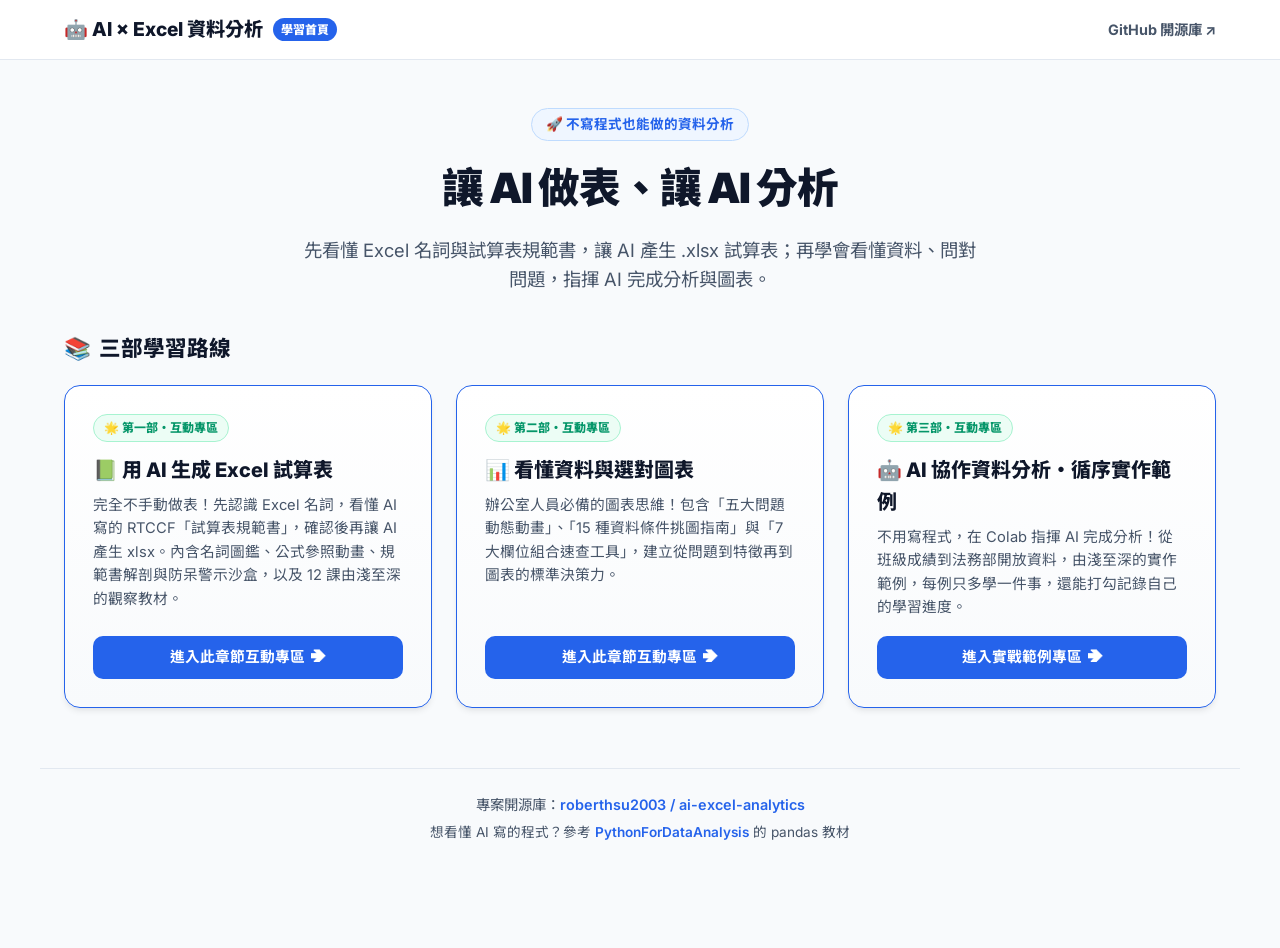
<file: docs/index.html>
<!DOCTYPE html>
<html lang="zh-TW">
<head>
  <meta charset="UTF-8">
  <meta name="viewport" content="width=device-width, initial-scale=1.0">
  <title>AI × Excel 資料分析 | 互動教材與學習站台</title>
  <meta name="description" content="用 AI 生成 Excel 試算表、看懂資料與選對圖表、AI 協作資料分析的互動教材。">
  <link rel="preconnect" href="https://fonts.googleapis.com">
  <link rel="preconnect" href="https://fonts.gstatic.com" crossorigin>
  <link href="https://fonts.googleapis.com/css2?family=Inter:wght@400;500;600;700;800;900&family=Noto+Sans+TC:wght@400;500;700;900&display=swap" rel="stylesheet">
  <style>
    :root {
      --primary: #2563eb;
      --primary-light: #eff6ff;
      --slate-50: #f8fafc;
      --slate-100: #f1f5f9;
      --slate-200: #e2e8f0;
      --slate-300: #cbd5e1;
      --slate-600: #475569;
      --slate-700: #334155;
      --slate-800: #1e293b;
      --slate-900: #0f172a;
      --radius-lg: 16px;
      --radius-md: 10px;
      --shadow-md: 0 4px 6px -1px rgba(0,0,0,0.08), 0 2px 4px -2px rgba(0,0,0,0.04);
      --shadow-lg: 0 10px 15px -3px rgba(0,0,0,0.08), 0 4px 6px -4px rgba(0,0,0,0.03);
    }

    * { box-sizing: border-box; margin: 0; padding: 0; }

    body {
      font-family: 'Inter', 'Noto Sans TC', sans-serif;
      background: #F8FAFC;
      color: var(--slate-800);
      line-height: 1.6;
      padding-bottom: 80px;
    }

    /* 頂部導航 */
    header {
      background: rgba(255, 255, 255, 0.95);
      backdrop-filter: blur(12px);
      border-bottom: 1px solid var(--slate-200);
      position: sticky;
      top: 0;
      z-index: 100;
    }
    .nav-container {
      max-width: 1200px;
      margin: 0 auto;
      padding: 14px 24px;
      display: flex;
      justify-content: space-between;
      align-items: center;
    }
    .logo {
      display: flex;
      align-items: center;
      gap: 10px;
      font-weight: 800;
      font-size: 1.2rem;
      color: var(--slate-900);
      text-decoration: none;
    }

    /* Hero */
    .hero {
      max-width: 960px;
      margin: 48px auto 36px;
      padding: 0 24px;
      text-align: center;
    }
    .hero-badge {
      display: inline-block;
      padding: 5px 14px;
      background: var(--primary-light);
      border: 1px solid #bfdbfe;
      border-radius: 999px;
      color: var(--primary);
      font-size: 0.85rem;
      font-weight: 700;
      margin-bottom: 14px;
    }
    .hero h1 {
      font-size: 2.6rem;
      font-weight: 900;
      color: var(--slate-900);
      letter-spacing: -0.03em;
      margin-bottom: 14px;
    }
    .hero p {
      font-size: 1.15rem;
      color: var(--slate-600);
      max-width: 680px;
      margin: 0 auto;
    }

    /* 主容器 */
    .container {
      max-width: 1200px;
      margin: 0 auto;
      padding: 0 24px;
    }

    .section-title {
      font-size: 1.35rem;
      font-weight: 800;
      color: var(--slate-900);
      margin-bottom: 20px;
      display: flex;
      align-items: center;
      gap: 8px;
    }

    /* 章節網格 */
    .chapters-grid {
      display: grid;
      grid-template-columns: repeat(auto-fit, minmax(350px, 1fr));
      gap: 24px;
    }

    .chapter-card {
      background: #FFFFFF;
      border: 1.5px solid var(--slate-200);
      border-radius: var(--radius-lg);
      padding: 28px;
      box-shadow: var(--shadow-md);
      display: flex;
      flex-direction: column;
      justify-content: space-between;
      transition: all 0.25s ease;
      position: relative;
    }
    .chapter-card:hover {
      transform: translateY(-4px);
      box-shadow: var(--shadow-lg);
      border-color: var(--primary);
    }
    .chapter-card.active-card {
      border-color: var(--primary);
      background: linear-gradient(180deg, #FFFFFF 0%, #F8FAFC 100%);
    }

    .card-status {
      display: inline-block;
      font-size: 0.75rem;
      font-weight: 800;
      padding: 3px 10px;
      border-radius: 999px;
      margin-bottom: 12px;
    }
    .status-live { background: #ECFDF5; color: #059669; border: 1px solid #A7F3D0; }
    .status-upcoming { background: #F1F5F9; color: #64748B; border: 1px solid #E2E8F0; }

    .card-title {
      font-size: 1.25rem;
      font-weight: 800;
      color: var(--slate-900);
      margin-bottom: 8px;
    }
    .card-desc {
      font-size: 0.92rem;
      color: var(--slate-600);
      margin-bottom: 16px;
      line-height: 1.6;
    }

    .card-btn {
      display: inline-flex;
      align-items: center;
      justify-content: center;
      gap: 6px;
      background: var(--primary);
      color: #FFFFFF;
      text-decoration: none;
      padding: 10px 18px;
      border-radius: var(--radius-md);
      font-size: 0.92rem;
      font-weight: 700;
      transition: all 0.2s ease;
    }
    .card-btn:hover {
      filter: brightness(1.1);
    }

    /* 頁尾 */
    footer {
      max-width: 1200px;
      margin: 60px auto 0;
      padding: 24px;
      border-top: 1px solid var(--slate-200);
      text-align: center;
      color: var(--slate-600);
      font-size: 0.9rem;
    }
    footer a { color: var(--primary); text-decoration: none; font-weight: 600; }
  </style>
</head>
<body>

  <!-- 頂部導航 -->
  <header>
    <div class="nav-container">
      <a href="./index.html" class="logo">
        <span>🤖 AI × Excel 資料分析</span>
        <span style="font-size: 0.75rem; background: #2563EB; color: #fff; padding: 2px 8px; border-radius: 999px;">學習首頁</span>
      </a>
      <div>
        <a href="https://github.com/roberthsu2003/ai-excel-analytics" target="_blank" style="text-decoration: none; font-size: 0.9rem; font-weight: 700; color: #475569;">GitHub 開源庫 ↗</a>
      </div>
    </div>
  </header>

  <!-- Hero -->
  <section class="hero">
    <div class="hero-badge">🚀 不寫程式也能做的資料分析</div>
    <h1>讓 AI 做表、讓 AI 分析</h1>
    <p>先看懂 Excel 名詞與試算表規範書，讓 AI 產生 .xlsx 試算表；再學會看懂資料、問對問題，指揮 AI 完成分析與圖表。</p>
  </section>

  <!-- 章節目錄網格 -->
  <main class="container">
    <div class="section-title">
      <span>📚</span>
      <span>三部學習路線</span>
    </div>

    <div class="chapters-grid">

      <!-- 第一部：用 AI 生成 Excel -->
      <div class="chapter-card active-card">
        <div>
          <span class="card-status status-live">🌟 第一部・互動專區</span>
          <h2 class="card-title">📗 用 AI 生成 Excel 試算表</h2>
          <p class="card-desc">完全不手動做表！先認識 Excel 名詞，看懂 AI 寫的 RTCCF「試算表規範書」，確認後再讓 AI 產生 xlsx。內含名詞圖鑑、公式參照動畫、規範書解剖與防呆警示沙盒，以及 12 課由淺至深的觀察教材。</p>
        </div>
        <a href="./excel-generation/index.html" class="card-btn">
          <span>進入此章節互動專區</span>
          <span>➔</span>
        </a>
      </div>

      <!-- 第二部：看懂資料與選對圖表 -->
      <div class="chapter-card active-card">
        <div>
          <span class="card-status status-live">🌟 第二部・互動專區</span>
          <h2 class="card-title">📊 看懂資料與選對圖表</h2>
          <p class="card-desc">辦公室人員必備的圖表思維！包含「五大問題動態動畫」、「15 種資料條件挑圖指南」與「7 大欄位組合速查工具」，建立從問題到特徵再到圖表的標準決策力。</p>
        </div>
        <a href="./chart-selection/index.html" class="card-btn">
          <span>進入此章節互動專區</span>
          <span>➔</span>
        </a>
      </div>

      <!-- 第三部：AI 協作資料分析 -->
      <div class="chapter-card active-card">
        <div>
          <span class="card-status status-live">🌟 第三部・互動專區</span>
          <h2 class="card-title">🤖 AI 協作資料分析・循序實作範例</h2>
          <p class="card-desc">不用寫程式，在 Colab 指揮 AI 完成分析！從班級成績到法務部開放資料，由淺至深的實作範例，每例只多學一件事，還能打勾記錄自己的學習進度。</p>
        </div>
        <a href="./ai-examples/index.html" class="card-btn">
          <span>進入實戰範例專區</span>
          <span>➔</span>
        </a>
      </div>

    </div>
  </main>

  <!-- 頁尾 -->
  <footer>
    <p>專案開源庫：<a href="https://github.com/roberthsu2003/ai-excel-analytics" target="_blank">roberthsu2003 / ai-excel-analytics</a></p>
    <p style="margin-top: 6px; font-size: 0.85rem;">想看懂 AI 寫的程式？參考 <a href="https://github.com/roberthsu2003/PythonForDataAnalysis" target="_blank">PythonForDataAnalysis</a> 的 pandas 教材</p>
  </footer>

</body>
</html>
</file>
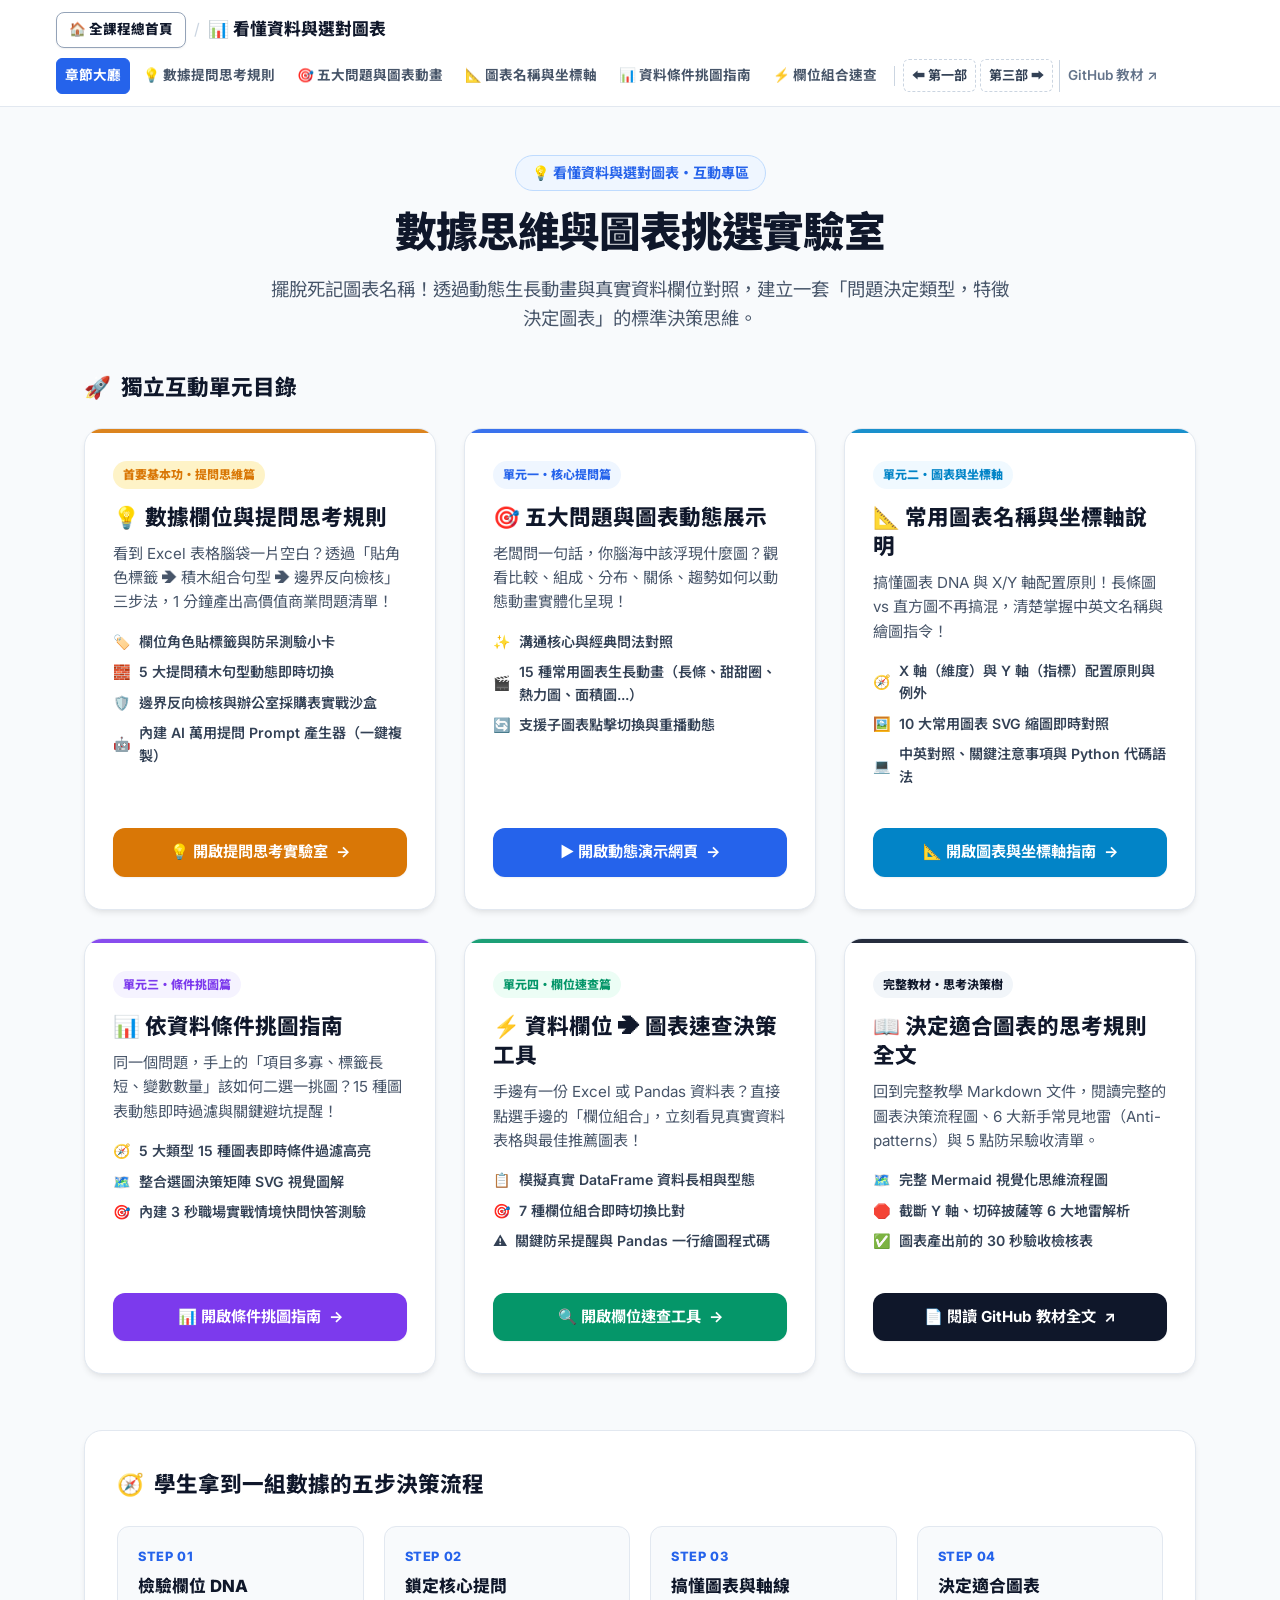
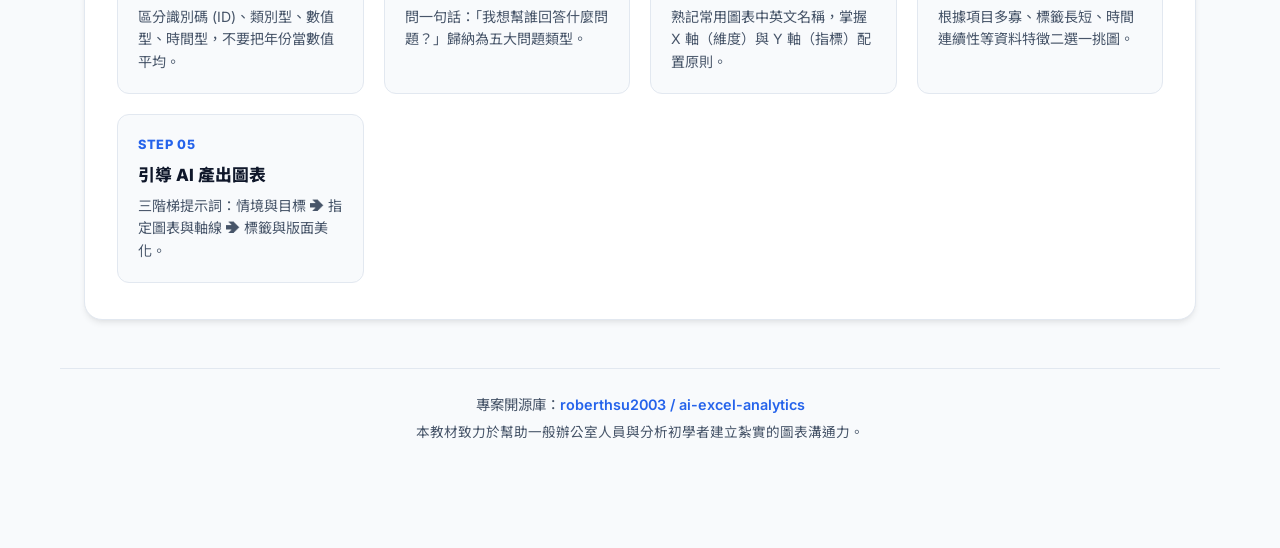
<file: docs/chart-selection/index.html>
<!DOCTYPE html>
<html lang="zh-TW">
<head>
  <meta charset="UTF-8">
  <meta name="viewport" content="width=device-width, initial-scale=1.0">
  <title>AI × Excel 資料分析・圖表思維互動實驗室 | 教材總覽</title>
  <meta name="description" content="AI × Excel 資料分析與視覺化圖表互動教材大廳，提供五大問題動態圖表展示、欄位速查決策工具等獨立互動單元。">
  <link rel="preconnect" href="https://fonts.googleapis.com">
  <link rel="preconnect" href="https://fonts.gstatic.com" crossorigin>
  <link href="https://fonts.googleapis.com/css2?family=Inter:wght@400;500;600;700;800;900&family=Noto+Sans+TC:wght@400;500;700;900&display=swap" rel="stylesheet">
  <style>
    :root {
      --primary: #2563eb;
      --primary-light: #eff6ff;
      --primary-border: #bfdbfe;
      --slate-50: #f8fafc;
      --slate-100: #f1f5f9;
      --slate-200: #e2e8f0;
      --slate-300: #cbd5e1;
      --slate-600: #475569;
      --slate-700: #334155;
      --slate-800: #1e293b;
      --slate-900: #0f172a;
      --radius-lg: 18px;
      --radius-md: 12px;
      --shadow-sm: 0 1px 2px rgba(0,0,0,0.05);
      --shadow-md: 0 4px 6px -1px rgba(0,0,0,0.08), 0 2px 4px -2px rgba(0,0,0,0.04);
      --shadow-xl: 0 20px 25px -5px rgba(0,0,0,0.08), 0 10px 10px -5px rgba(0,0,0,0.03);
    }

    * { box-sizing: border-box; margin: 0; padding: 0; }

    body {
      font-family: 'Inter', 'Noto Sans TC', -apple-system, sans-serif;
      background: #F8FAFC;
      color: var(--slate-800);
      line-height: 1.6;
      padding-bottom: 80px;
    }

    /* Hero */
    .hero {
      max-width: 1000px;
      margin: 48px auto 36px;
      padding: 0 24px;
      text-align: center;
    }
    .hero-badge {
      display: inline-flex;
      align-items: center;
      gap: 6px;
      padding: 6px 16px;
      background: var(--primary-light);
      border: 1px solid var(--primary-border);
      border-radius: 999px;
      color: var(--primary);
      font-size: 0.88rem;
      font-weight: 700;
      margin-bottom: 16px;
    }
    .hero h1 {
      font-size: 2.6rem;
      font-weight: 900;
      color: var(--slate-900);
      letter-spacing: -0.03em;
      margin-bottom: 16px;
      line-height: 1.25;
    }
    .hero p {
      font-size: 1.15rem;
      color: var(--slate-600);
      max-width: 740px;
      margin: 0 auto;
    }

    /* 容器 */
    .container {
      max-width: 1160px;
      margin: 0 auto;
      padding: 0 24px;
    }

    /* 區塊標題 */
    .section-header {
      margin-bottom: 24px;
      display: flex;
      justify-content: space-between;
      align-items: flex-end;
    }
    .section-title {
      font-size: 1.35rem;
      font-weight: 800;
      color: var(--slate-900);
      display: flex;
      align-items: center;
      gap: 10px;
    }

    /* 卡片網格 */
    .cards-grid {
      display: grid;
      grid-template-columns: repeat(auto-fit, minmax(340px, 1fr));
      gap: 28px;
      margin-bottom: 56px;
    }

    .topic-card {
      background: #FFFFFF;
      border: 1.5px solid var(--slate-200);
      border-radius: var(--radius-lg);
      padding: 32px 28px;
      box-shadow: var(--shadow-md);
      display: flex;
      flex-direction: column;
      justify-content: space-between;
      transition: all 0.28s cubic-bezier(0.4, 0, 0.2, 1);
      position: relative;
      overflow: hidden;
    }
    .topic-card::before {
      content: '';
      position: absolute;
      top: 0;
      left: 0;
      right: 0;
      height: 4px;
      background: var(--card-accent, var(--primary));
      opacity: 0.9;
    }
    .topic-card:hover {
      transform: translateY(-6px);
      box-shadow: var(--shadow-xl);
      border-color: var(--card-accent, var(--primary));
    }

    .card-top {
      margin-bottom: 24px;
    }
    .card-badge {
      display: inline-block;
      font-size: 0.75rem;
      font-weight: 800;
      padding: 4px 10px;
      border-radius: 999px;
      background: var(--card-light, #eff6ff);
      color: var(--card-accent, #2563eb);
      margin-bottom: 14px;
    }
    .card-title {
      font-size: 1.35rem;
      font-weight: 800;
      color: var(--slate-900);
      margin-bottom: 10px;
      line-height: 1.35;
    }
    .card-desc {
      font-size: 0.95rem;
      color: var(--slate-600);
      line-height: 1.6;
    }

    .card-features {
      list-style: none;
      margin: 16px 0;
      display: flex;
      flex-direction: column;
      gap: 8px;
    }
    .card-features li {
      font-size: 0.88rem;
      color: var(--slate-700);
      display: flex;
      align-items: center;
      gap: 8px;
      font-weight: 600;
    }

    .card-btn {
      display: inline-flex;
      align-items: center;
      justify-content: center;
      gap: 8px;
      background: var(--card-accent, var(--primary));
      color: #FFFFFF;
      text-decoration: none;
      padding: 12px 20px;
      border-radius: var(--radius-md);
      font-size: 0.95rem;
      font-weight: 700;
      transition: all 0.2s ease;
      box-shadow: var(--shadow-sm);
    }
    .card-btn:hover {
      filter: brightness(1.08);
      box-shadow: 0 4px 12px rgba(0,0,0,0.15);
    }

    /* 流程引導步驟 */
    .flow-section {
      background: #FFFFFF;
      border: 1px solid var(--slate-200);
      border-radius: var(--radius-lg);
      padding: 36px 32px;
      box-shadow: var(--shadow-md);
      margin-bottom: 48px;
    }
    .steps-grid {
      display: grid;
      grid-template-columns: repeat(auto-fit, minmax(220px, 1fr));
      gap: 20px;
      margin-top: 24px;
    }
    .step-item {
      background: var(--slate-50);
      border: 1px solid var(--slate-200);
      border-radius: var(--radius-md);
      padding: 20px;
    }
    .step-num {
      font-size: 0.8rem;
      font-weight: 800;
      color: var(--primary);
      text-transform: uppercase;
      letter-spacing: 0.05em;
      margin-bottom: 6px;
    }
    .step-title {
      font-size: 1.05rem;
      font-weight: 800;
      color: var(--slate-900);
      margin-bottom: 6px;
    }
    .step-desc {
      font-size: 0.88rem;
      color: var(--slate-600);
    }

    /* 頁尾 */
    footer {
      max-width: 1160px;
      margin: 48px auto 0;
      padding: 24px;
      border-top: 1px solid var(--slate-200);
      text-align: center;
      color: var(--slate-600);
      font-size: 0.9rem;
    }
    footer a {
      color: var(--primary);
      text-decoration: none;
      font-weight: 600;
    }
    footer a:hover {
      text-decoration: underline;
    }
  </style>
  <script src="./js/nav.js"></script>
</head>
<body>

  <!-- Hero -->
  <section class="hero">
    <div class="hero-badge">💡 看懂資料與選對圖表・互動專區</div>
    <h1>數據思維與圖表挑選實驗室</h1>
    <p>擺脫死記圖表名稱！透過動態生長動畫與真實資料欄位對照，建立一套「問題決定類型，特徵決定圖表」的標準決策思維。</p>
  </section>

  <div class="container">

    <!-- 核心互動單元 -->
    <div class="section-header">
      <div class="section-title">
        <span>🚀</span>
        <span>獨立互動單元目錄</span>
      </div>
    </div>

    <div class="cards-grid">

      <!-- 卡片 0：數據欄位與提問思考規則 -->
      <div class="topic-card" style="--card-accent: #D97706; --card-light: #FEF3C7;">
        <div class="card-top">
          <span class="card-badge">首要基本功・提問思維篇</span>
          <h2 class="card-title">💡 數據欄位與提問思考規則</h2>
          <p class="card-desc">看到 Excel 表格腦袋一片空白？透過「貼角色標籤 ➔ 積木組合句型 ➔ 邊界反向檢核」三步法，1 分鐘產出高價值商業問題清單！</p>
          <ul class="card-features">
            <li><span>🏷️</span> 欄位角色貼標籤與防呆測驗小卡</li>
            <li><span>🧱</span> 5 大提問積木句型動態即時切換</li>
            <li><span>🛡️</span> 邊界反向檢核與辦公室採購表實戰沙盒</li>
            <li><span>🤖</span> 內建 AI 萬用提問 Prompt 產生器（一鍵複製）</li>
          </ul>
        </div>
        <a href="./question-rules.html" class="card-btn">
          <span>💡 開啟提問思考實驗室</span>
          <span>→</span>
        </a>
      </div>

      <!-- 卡片 1：五大問題動態動畫 -->
      <div class="topic-card" style="--card-accent: #2563EB; --card-light: #EFF6FF;">
        <div class="card-top">
          <span class="card-badge">單元一・核心提問篇</span>
          <h2 class="card-title">🎯 五大問題與圖表動態展示</h2>
          <p class="card-desc">老闆問一句話，你腦海中該浮現什麼圖？觀看比較、組成、分布、關係、趨勢如何以動態動畫實體化呈現！</p>
          <ul class="card-features">
            <li><span>✨</span> 溝通核心與經典問法對照</li>
            <li><span>🎬</span> 15 種常用圖表生長動畫（長條、甜甜圈、熱力圖、面積圖...）</li>
            <li><span>🔄</span> 支援子圖表點擊切換與重播動態</li>
          </ul>
        </div>
        <a href="./question-types.html" class="card-btn">
          <span>▶ 開啟動態演示網頁</span>
          <span>→</span>
        </a>
      </div>

      <!-- 卡片 2：常用圖表名稱與坐標軸說明 -->
      <div class="topic-card" style="--card-accent: #0284C7; --card-light: #F0F9FF;">
        <div class="card-top">
          <span class="card-badge">單元二・圖表與坐標軸</span>
          <h2 class="card-title">📐 常用圖表名稱與坐標軸說明</h2>
          <p class="card-desc">搞懂圖表 DNA 與 X/Y 軸配置原則！長條圖 vs 直方圖不再搞混，清楚掌握中英文名稱與繪圖指令！</p>
          <ul class="card-features">
            <li><span>🧭</span> X 軸（維度）與 Y 軸（指標）配置原則與例外</li>
            <li><span>🖼️</span> 10 大常用圖表 SVG 縮圖即時對照</li>
            <li><span>💻</span> 中英對照、關鍵注意事項與 Python 代碼語法</li>
          </ul>
        </div>
        <a href="./chart-vocabulary.html" class="card-btn">
          <span>📐 開啟圖表與坐標軸指南</span>
          <span>→</span>
        </a>
      </div>

      <!-- 卡片 3：資料條件挑圖指南 -->
      <div class="topic-card" style="--card-accent: #7C3AED; --card-light: #F5F3FF;">
        <div class="card-top">
          <span class="card-badge">單元三・條件挑圖篇</span>
          <h2 class="card-title">📊 依資料條件挑圖指南</h2>
          <p class="card-desc">同一個問題，手上的「項目多寡、標籤長短、變數數量」該如何二選一挑圖？15 種圖表動態即時過濾與關鍵避坑提醒！</p>
          <ul class="card-features">
            <li><span>🧭</span> 5 大類型 15 種圖表即時條件過濾高亮</li>
            <li><span>🗺️</span> 整合選圖決策矩陣 SVG 視覺圖解</li>
            <li><span>🎯</span> 內建 3 秒職場實戰情境快問快答測驗</li>
          </ul>
        </div>
        <a href="./chart-matrix.html" class="card-btn">
          <span>📊 開啟條件挑圖指南</span>
          <span>→</span>
        </a>
      </div>

      <!-- 卡片 4：資料欄位速查決策工具 -->
      <div class="topic-card" style="--card-accent: #059669; --card-light: #ECFDF5;">
        <div class="card-top">
          <span class="card-badge">單元四・欄位速查篇</span>
          <h2 class="card-title">⚡ 資料欄位 ➔ 圖表速查決策工具</h2>
          <p class="card-desc">手邊有一份 Excel 或 Pandas 資料表？直接點選手邊的「欄位組合」，立刻看見真實資料表格與最佳推薦圖表！</p>
          <ul class="card-features">
            <li><span>📋</span> 模擬真實 DataFrame 資料長相與型態</li>
            <li><span>🎯</span> 7 種欄位組合即時切換比對</li>
            <li><span>⚠️</span> 關鍵防呆提醒與 Pandas 一行繪圖程式碼</li>
          </ul>
        </div>
        <a href="./field-combinations.html" class="card-btn">
          <span>🔍 開啟欄位速查工具</span>
          <span>→</span>
        </a>
      </div>

      <!-- 卡片 5：完整教學文件指引 -->
      <div class="topic-card" style="--card-accent: #0F172A; --card-light: #F1F5F9;">
        <div class="card-top">
          <span class="card-badge">完整教材・思考決策樹</span>
          <h2 class="card-title">📖 決定適合圖表的思考規則全文</h2>
          <p class="card-desc">回到完整教學 Markdown 文件，閱讀完整的圖表決策流程圖、6 大新手常見地雷（Anti-patterns）與 5 點防呆驗收清單。</p>
          <ul class="card-features">
            <li><span>🗺️</span> 完整 Mermaid 視覺化思維流程圖</li>
            <li><span>🛑</span> 截斷 Y 軸、切碎披薩等 6 大地雷解析</li>
            <li><span>✅</span> 圖表產出前的 30 秒驗收檢核表</li>
          </ul>
        </div>
        <a href="https://github.com/roberthsu2003/ai-excel-analytics/tree/main/02_%E7%9C%8B%E6%87%82%E8%B3%87%E6%96%99%E8%88%87%E9%81%B8%E5%B0%8D%E5%9C%96%E8%A1%A8/%E6%B1%BA%E5%AE%9A%E9%81%A9%E5%90%88%E5%9C%96%E8%A1%A8%E7%9A%84%E6%80%9D%E8%80%83%E8%A6%8F%E5%89%87" target="_blank" class="card-btn">
          <span>📄 閱讀 GitHub 教材全文</span>
          <span>↗</span>
        </a>
      </div>

    </div>

    <!-- 學習順序指引 -->
    <div class="flow-section">
      <div class="section-title">
        <span>🧭</span>
        <span>學生拿到一組數據的五步決策流程</span>
      </div>
      <div class="steps-grid">
        <div class="step-item">
          <div class="step-num">Step 01</div>
          <div class="step-title">檢驗欄位 DNA</div>
          <div class="step-desc">區分識別碼 (ID)、類別型、數值型、時間型，不要把年份當數值平均。</div>
        </div>
        <div class="step-item">
          <div class="step-num">Step 02</div>
          <div class="step-title">鎖定核心提問</div>
          <div class="step-desc">問一句話：「我想幫誰回答什麼問題？」歸納為五大問題類型。</div>
        </div>
        <div class="step-item">
          <div class="step-num">Step 03</div>
          <div class="step-title">搞懂圖表與軸線</div>
          <div class="step-desc">熟記常用圖表中英文名稱，掌握 X 軸（維度）與 Y 軸（指標）配置原則。</div>
        </div>
        <div class="step-item">
          <div class="step-num">Step 04</div>
          <div class="step-title">決定適合圖表</div>
          <div class="step-desc">根據項目多寡、標籤長短、時間連續性等資料特徵二選一挑圖。</div>
        </div>
        <div class="step-item">
          <div class="step-num">Step 05</div>
          <div class="step-title">引導 AI 產出圖表</div>
          <div class="step-desc">三階梯提示詞：情境與目標 ➔ 指定圖表與軸線 ➔ 標籤與版面美化。</div>
        </div>
      </div>
    </div>

  </div>

  <!-- 頁尾 -->
  <footer>
    <p>專案開源庫：<a href="https://github.com/roberthsu2003/ai-excel-analytics" target="_blank">roberthsu2003 / ai-excel-analytics</a></p>
    <p style="margin-top: 6px; font-size: 0.85rem;">本教材致力於幫助一般辦公室人員與分析初學者建立紮實的圖表溝通力。</p>
  </footer>

</body>
</html>
</file>
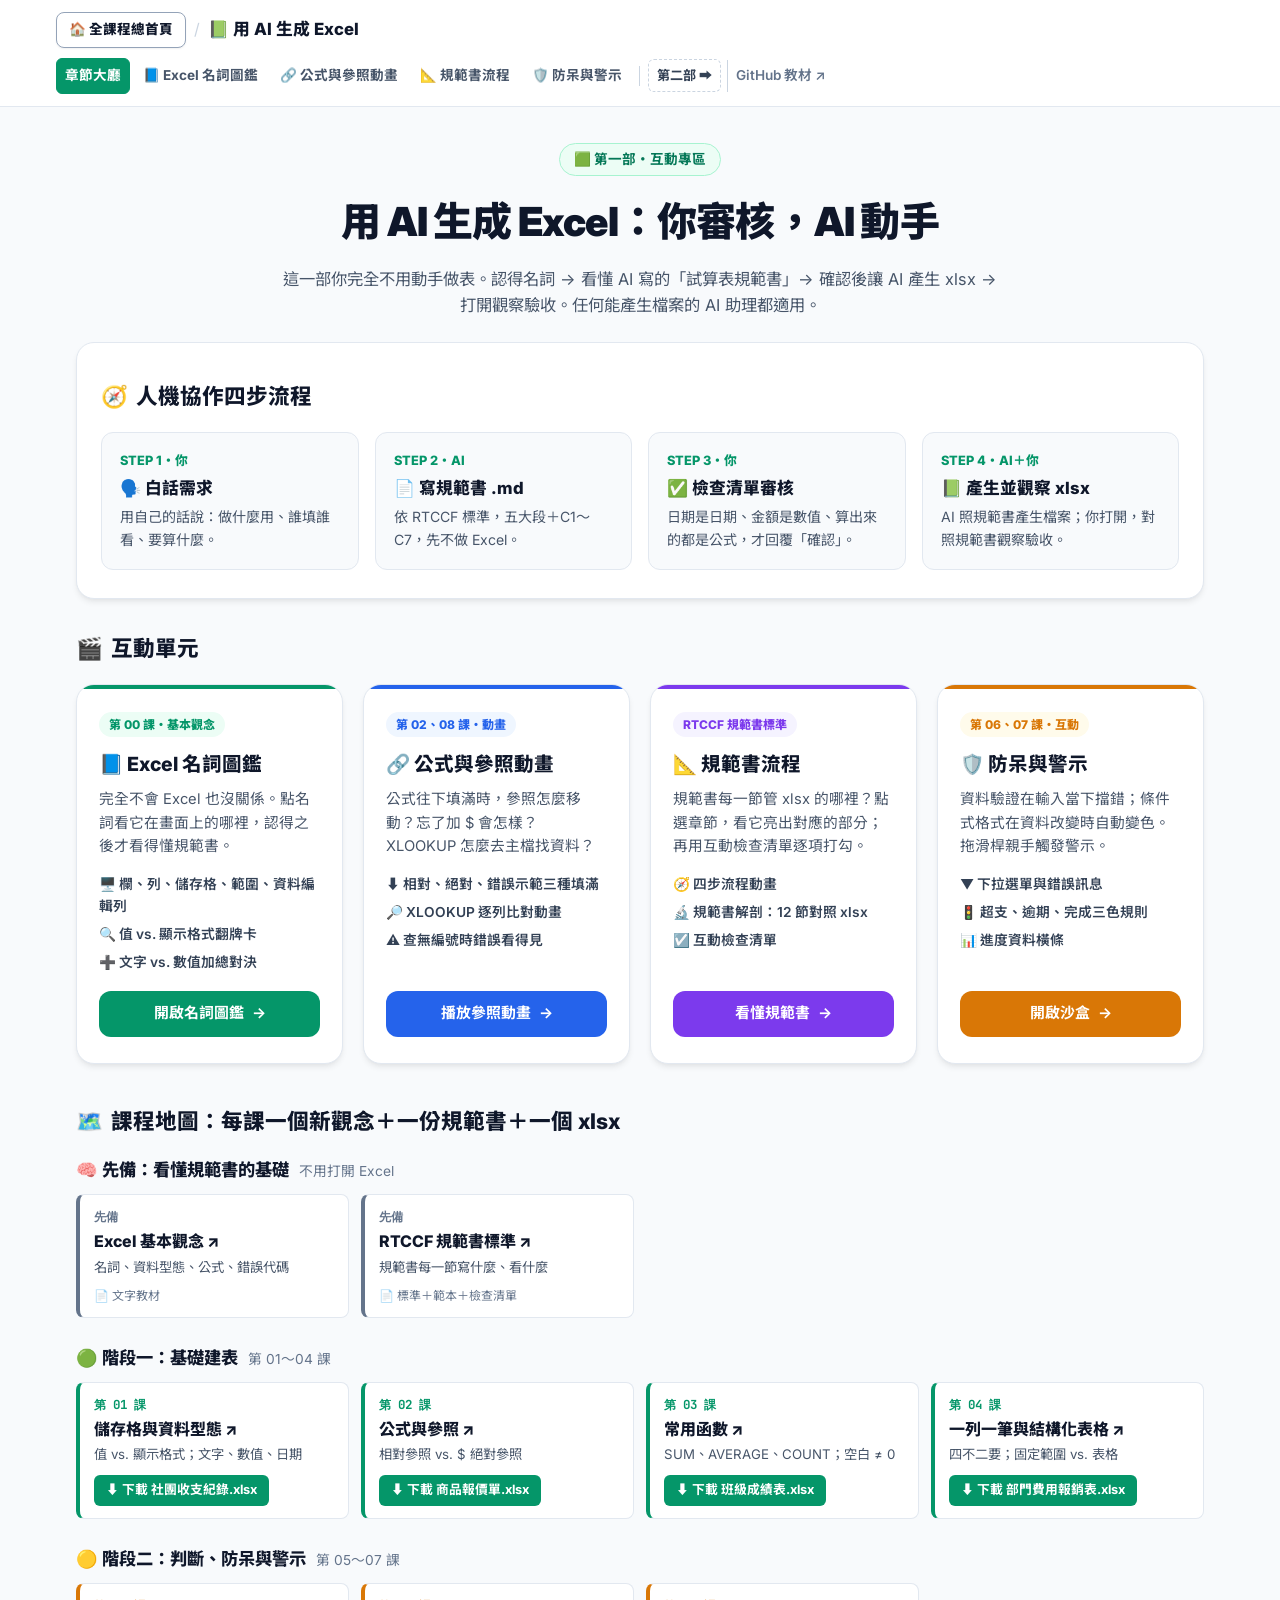
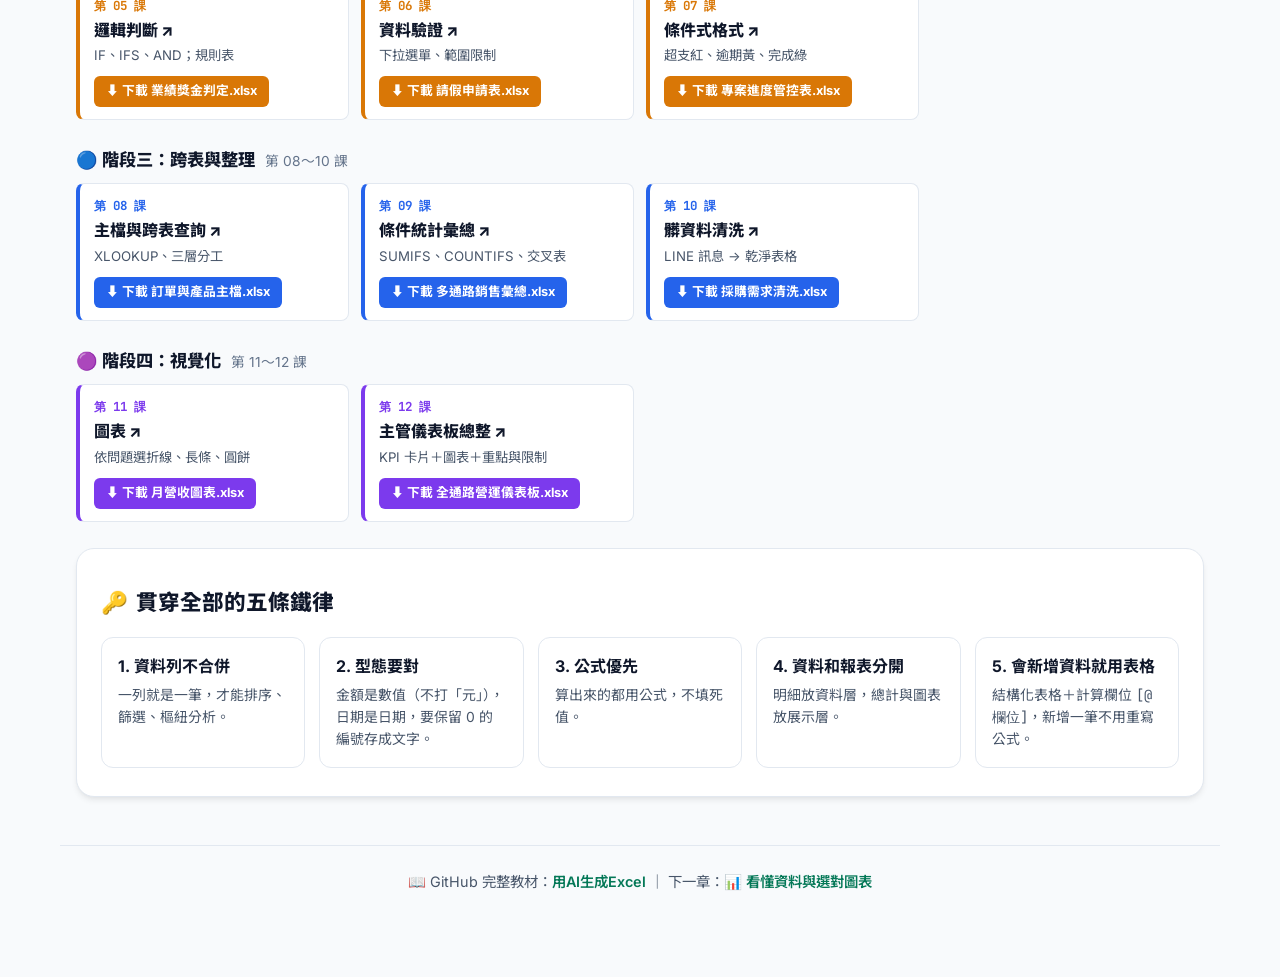
<file: docs/excel-generation/index.html>
<!DOCTYPE html>
<html lang="zh-TW">
<head>
  <meta charset="UTF-8">
  <meta name="viewport" content="width=device-width, initial-scale=1.0">
  <title>用 AI 生成 Excel | 章節大廳</title>
  <meta name="description" content="第一部互動專區：完全不手動，讓 AI 先寫試算表規範書、你確認後再產生 xlsx。含 Excel 名詞圖鑑、公式參照動畫、規範書流程、防呆與警示，以及 12 課由淺至深的觀察教材。">
  <link rel="preconnect" href="https://fonts.googleapis.com">
  <link rel="preconnect" href="https://fonts.gstatic.com" crossorigin>
  <link href="https://fonts.googleapis.com/css2?family=Inter:wght@400;500;600;700;800;900&family=Noto+Sans+TC:wght@400;500;700;900&family=JetBrains+Mono:wght@400;600&display=swap" rel="stylesheet">
  <link rel="stylesheet" href="./css/common.css">
  <style>
    .section-title {
      font-size: 1.35rem;
      font-weight: 800;
      color: var(--slate-900);
      display: flex;
      align-items: center;
      gap: 8px;
      margin: 8px 0 18px;
    }
    .steps-grid {
      display: grid;
      grid-template-columns: repeat(auto-fit, minmax(210px, 1fr));
      gap: 16px;
    }
    .step-item {
      background: var(--slate-50);
      border: 1px solid var(--slate-200);
      border-radius: var(--radius-md);
      padding: 18px;
    }
    .step-num { font-size: 0.8rem; font-weight: 800; color: var(--primary); margin-bottom: 4px; }
    .step-title { font-size: 1.05rem; font-weight: 800; color: var(--slate-900); margin-bottom: 4px; }
    .step-desc { font-size: 0.88rem; color: var(--slate-600); }

    .cards-grid {
      display: grid;
      grid-template-columns: repeat(auto-fit, minmax(240px, 1fr));
      gap: 20px;
      margin-bottom: 40px;
    }
    .topic-card {
      background: #fff;
      border: 1.5px solid var(--slate-200);
      border-radius: var(--radius-lg);
      padding: 26px 22px;
      box-shadow: var(--shadow-md);
      display: flex;
      flex-direction: column;
      justify-content: space-between;
      transition: all 0.28s cubic-bezier(0.4, 0, 0.2, 1);
      position: relative;
      overflow: hidden;
    }
    .topic-card::before {
      content: '';
      position: absolute;
      top: 0; left: 0; right: 0;
      height: 4px;
      background: var(--card-accent, var(--primary));
    }
    .topic-card:hover { transform: translateY(-5px); box-shadow: var(--shadow-xl); border-color: var(--card-accent, var(--primary)); }
    .card-badge {
      display: inline-block;
      font-size: 0.75rem;
      font-weight: 800;
      padding: 3px 10px;
      border-radius: 999px;
      background: var(--card-light, var(--primary-light));
      color: var(--card-accent, var(--primary));
      margin-bottom: 12px;
    }
    .card-title { font-size: 1.22rem; font-weight: 800; color: var(--slate-900); margin-bottom: 8px; }
    .card-desc { font-size: 0.92rem; color: var(--slate-600); }
    .card-features { list-style: none; margin: 14px 0 18px; display: flex; flex-direction: column; gap: 6px; }
    .card-features li { font-size: 0.86rem; color: var(--slate-700); font-weight: 600; }
    .card-btn {
      display: inline-flex;
      align-items: center;
      justify-content: center;
      gap: 8px;
      background: var(--card-accent, var(--primary));
      color: #fff;
      text-decoration: none;
      padding: 11px 18px;
      border-radius: var(--radius-md);
      font-size: 0.93rem;
      font-weight: 700;
    }
    .card-btn:hover { filter: brightness(1.08); }

    .stage-block { margin-bottom: 26px; }
    .stage-head {
      display: flex;
      align-items: baseline;
      gap: 10px;
      flex-wrap: wrap;
      margin-bottom: 10px;
    }
    .stage-head h3 { font-size: 1.08rem; font-weight: 800; color: var(--slate-900); }
    .stage-head span { font-size: 0.86rem; color: var(--slate-500); }
    .lesson-grid {
      display: grid;
      grid-template-columns: repeat(auto-fill, minmax(230px, 1fr));
      gap: 12px;
    }
    .lesson {
      display: flex;
      flex-direction: column;
      background: #fff;
      border: 1px solid var(--slate-200);
      border-left: 4px solid var(--stage, var(--primary));
      border-radius: var(--radius-sm);
      padding: 12px 14px;
      transition: all 0.2s ease;
    }
    .lesson:hover { box-shadow: var(--shadow-md); transform: translateY(-2px); }
    .lesson .no { font-family: var(--mono); font-size: 0.78rem; font-weight: 700; color: var(--stage, var(--primary)); }
    .lesson .name { font-weight: 800; color: var(--slate-900); margin: 2px 0; text-decoration: none; }
    .lesson .name:hover { color: var(--stage, var(--primary)); text-decoration: underline; }
    .lesson .what { font-size: 0.83rem; color: var(--slate-600); flex: 1; }
    .lesson .files { font-size: 0.75rem; color: var(--slate-500); margin-top: 8px; }
    .lesson .download {
      align-self: flex-start;
      margin-top: 10px;
      font-size: 0.8rem;
      font-weight: 700;
      color: #fff;
      background: var(--stage, var(--primary));
      text-decoration: none;
      padding: 5px 12px;
      border-radius: 6px;
    }
    .lesson .download:hover { filter: brightness(1.1); }

    .rules-grid {
      display: grid;
      grid-template-columns: repeat(auto-fit, minmax(180px, 1fr));
      gap: 14px;
    }
    .rule-card {
      background: #fff;
      border: 1px solid var(--slate-200);
      border-radius: var(--radius-md);
      padding: 16px;
    }
    .rule-card b { display: block; font-size: 1rem; color: var(--slate-900); margin-bottom: 4px; }
    .rule-card p { font-size: 0.87rem; color: var(--slate-600); }
  </style>
  <script src="./js/nav.js"></script>
</head>
<body>

  <section class="hero">
    <div class="hero-badge">🟩 第一部・互動專區</div>
    <h1>用 AI 生成 Excel：你審核，AI 動手</h1>
    <p>這一部你完全不用動手做表。認得名詞 → 看懂 AI 寫的「試算表規範書」→ 確認後讓 AI 產生 xlsx → 打開觀察驗收。任何能產生檔案的 AI 助理都適用。</p>
  </section>

  <main class="container">

    <section class="panel">
      <h2 class="section-title"><span>🧭</span> 人機協作四步流程</h2>
      <div class="steps-grid">
        <div class="step-item"><div class="step-num">STEP 1・你</div><div class="step-title">🗣️ 白話需求</div><div class="step-desc">用自己的話說：做什麼用、誰填誰看、要算什麼。</div></div>
        <div class="step-item"><div class="step-num">STEP 2・AI</div><div class="step-title">📄 寫規範書 .md</div><div class="step-desc">依 RTCCF 標準，五大段＋C1～C7，先不做 Excel。</div></div>
        <div class="step-item"><div class="step-num">STEP 3・你</div><div class="step-title">✅ 檢查清單審核</div><div class="step-desc">日期是日期、金額是數值、算出來的都是公式，才回覆「確認」。</div></div>
        <div class="step-item"><div class="step-num">STEP 4・AI＋你</div><div class="step-title">📗 產生並觀察 xlsx</div><div class="step-desc">AI 照規範書產生檔案；你打開，對照規範書觀察驗收。</div></div>
      </div>
    </section>

    <h2 class="section-title"><span>🎬</span> 互動單元</h2>
    <div class="cards-grid">
      <div class="topic-card" style="--card-accent:#059669;--card-light:#ecfdf5;">
        <div>
          <span class="card-badge">第 00 課・基本觀念</span>
          <h2 class="card-title">📘 Excel 名詞圖鑑</h2>
          <p class="card-desc">完全不會 Excel 也沒關係。點名詞看它在畫面上的哪裡，認得之後才看得懂規範書。</p>
          <ul class="card-features">
            <li>🖥️ 欄、列、儲存格、範圍、資料編輯列</li>
            <li>🔍 值 vs. 顯示格式翻牌卡</li>
            <li>➕ 文字 vs. 數值加總對決</li>
          </ul>
        </div>
        <a class="card-btn" href="./excel-terms.html"><span>開啟名詞圖鑑</span><span>→</span></a>
      </div>
      <div class="topic-card" style="--card-accent:#2563eb;--card-light:#eff6ff;">
        <div>
          <span class="card-badge">第 02、08 課・動畫</span>
          <h2 class="card-title">🔗 公式與參照動畫</h2>
          <p class="card-desc">公式往下填滿時，參照怎麼移動？忘了加 $ 會怎樣？XLOOKUP 怎麼去主檔找資料？</p>
          <ul class="card-features">
            <li>⬇️ 相對、絕對、錯誤示範三種填滿</li>
            <li>🔎 XLOOKUP 逐列比對動畫</li>
            <li>⚠️ 查無編號時錯誤看得見</li>
          </ul>
        </div>
        <a class="card-btn" href="./formula-reference.html"><span>播放參照動畫</span><span>→</span></a>
      </div>
      <div class="topic-card" style="--card-accent:#7c3aed;--card-light:#f5f3ff;">
        <div>
          <span class="card-badge">RTCCF 規範書標準</span>
          <h2 class="card-title">📐 規範書流程</h2>
          <p class="card-desc">規範書每一節管 xlsx 的哪裡？點選章節，看它亮出對應的部分；再用互動檢查清單逐項打勾。</p>
          <ul class="card-features">
            <li>🧭 四步流程動畫</li>
            <li>🔬 規範書解剖：12 節對照 xlsx</li>
            <li>☑️ 互動檢查清單</li>
          </ul>
        </div>
        <a class="card-btn" href="./spec-workflow.html"><span>看懂規範書</span><span>→</span></a>
      </div>
      <div class="topic-card" style="--card-accent:#d97706;--card-light:#fffbeb;">
        <div>
          <span class="card-badge">第 06、07 課・互動</span>
          <h2 class="card-title">🛡️ 防呆與警示</h2>
          <p class="card-desc">資料驗證在輸入當下擋錯；條件式格式在資料改變時自動變色。拖滑桿親手觸發警示。</p>
          <ul class="card-features">
            <li>▼ 下拉選單與錯誤訊息</li>
            <li>🚦 超支、逾期、完成三色規則</li>
            <li>📊 進度資料橫條</li>
          </ul>
        </div>
        <a class="card-btn" href="./validation-format.html"><span>開啟沙盒</span><span>→</span></a>
      </div>
    </div>

    <h2 class="section-title"><span>🗺️</span> 課程地圖：每課一個新觀念＋一份規範書＋一個 xlsx</h2>
    <div id="lessonMap"></div>

    <section class="panel" style="margin-top: 16px;">
      <h2 class="section-title"><span>🔑</span> 貫穿全部的五條鐵律</h2>
      <div class="rules-grid">
        <div class="rule-card"><b>1. 資料列不合併</b><p>一列就是一筆，才能排序、篩選、樞紐分析。</p></div>
        <div class="rule-card"><b>2. 型態要對</b><p>金額是數值（不打「元」），日期是日期，要保留 0 的編號存成文字。</p></div>
        <div class="rule-card"><b>3. 公式優先</b><p>算出來的都用公式，不填死值。</p></div>
        <div class="rule-card"><b>4. 資料和報表分開</b><p>明細放資料層，總計與圖表放展示層。</p></div>
        <div class="rule-card"><b>5. 會新增資料就用表格</b><p>結構化表格＋計算欄位 <code>[@欄位]</code>，新增一筆不用重寫公式。</p></div>
      </div>
    </section>

  </main>

  <footer>
    <p>📖 GitHub 完整教材：<a href="https://github.com/roberthsu2003/ai-excel-analytics/tree/main/01_用AI生成Excel" target="_blank">用AI生成Excel</a> ｜ 下一章：<a href="../chart-selection/index.html">📊 看懂資料與選對圖表</a></p>
  </footer>

  <script>
    const BASE = "https://github.com/roberthsu2003/ai-excel-analytics/tree/main/01_用AI生成Excel/";
    // github.com/.../raw/... 會直接下載檔案
    const RAW = "https://github.com/roberthsu2003/ai-excel-analytics/raw/main/01_用AI生成Excel/";
    const stages = [
      { title: "🧠 先備：看懂規範書的基礎", note: "不用打開 Excel", color: "#64748b", lessons: [
        ["00", "Excel 基本觀念", "00_Excel基本觀念", "名詞、資料型態、公式、錯誤代碼", "文字教材"],
        ["00", "RTCCF 規範書標準", "00_RTCCF規範書標準", "規範書每一節寫什麼、看什麼", "標準＋範本＋檢查清單"]
      ]},
      { title: "🟢 階段一：基礎建表", note: "第 01～04 課", color: "#059669", lessons: [
        ["01", "儲存格與資料型態", "01_儲存格與資料型態", "值 vs. 顯示格式；文字、數值、日期", "社團收支紀錄.xlsx"],
        ["02", "公式與參照", "02_公式與參照", "相對參照 vs. $ 絕對參照", "商品報價單.xlsx"],
        ["03", "常用函數", "03_常用函數", "SUM、AVERAGE、COUNT；空白 ≠ 0", "班級成績表.xlsx"],
        ["04", "一列一筆與結構化表格", "04_一列一筆與結構化表格", "四不二要；固定範圍 vs. 表格", "部門費用報銷表.xlsx"]
      ]},
      { title: "🟡 階段二：判斷、防呆與警示", note: "第 05～07 課", color: "#d97706", lessons: [
        ["05", "邏輯判斷", "05_邏輯判斷", "IF、IFS、AND；規則表", "業績獎金判定.xlsx"],
        ["06", "資料驗證", "06_資料驗證", "下拉選單、範圍限制", "請假申請表.xlsx"],
        ["07", "條件式格式", "07_條件式格式", "超支紅、逾期黃、完成綠", "專案進度管控表.xlsx"]
      ]},
      { title: "🔵 階段三：跨表與整理", note: "第 08～10 課", color: "#2563eb", lessons: [
        ["08", "主檔與跨表查詢", "08_主檔與跨表查詢", "XLOOKUP、三層分工", "訂單與產品主檔.xlsx"],
        ["09", "條件統計彙總", "09_條件統計彙總", "SUMIFS、COUNTIFS、交叉表", "多通路銷售彙總.xlsx"],
        ["10", "髒資料清洗", "10_髒資料清洗", "LINE 訊息 → 乾淨表格", "採購需求清洗.xlsx"]
      ]},
      { title: "🟣 階段四：視覺化", note: "第 11～12 課", color: "#7c3aed", lessons: [
        ["11", "圖表", "11_圖表", "依問題選折線、長條、圓餅", "月營收圖表.xlsx"],
        ["12", "主管儀表板總整", "12_主管儀表板總整", "KPI 卡片＋圖表＋重點與限制", "全通路營運儀表板.xlsx"]
      ]}
    ];
    document.getElementById("lessonMap").innerHTML = stages.map(s => `
      <div class="stage-block" style="--stage:${s.color}">
        <div class="stage-head"><h3>${s.title}</h3><span>${s.note}</span></div>
        <div class="lesson-grid">
          ${s.lessons.map(([no, name, folder, what, files]) => `
            <div class="lesson">
              <div class="no">${no === "00" ? "先備" : "第 " + no + " 課"}</div>
              <a class="name" href="${BASE}${folder}" target="_blank" rel="noopener">${name} ↗</a>
              <div class="what">${what}</div>
              ${files.endsWith(".xlsx")
                ? `<a class="download" href="${RAW}${encodeURI(folder + "/" + files)}" download>⬇️ 下載 ${files}</a>`
                : `<div class="files">📄 ${files}</div>`}
            </div>`).join("")}
        </div>
      </div>`).join("");
  </script>
</body>
</html>
</file>
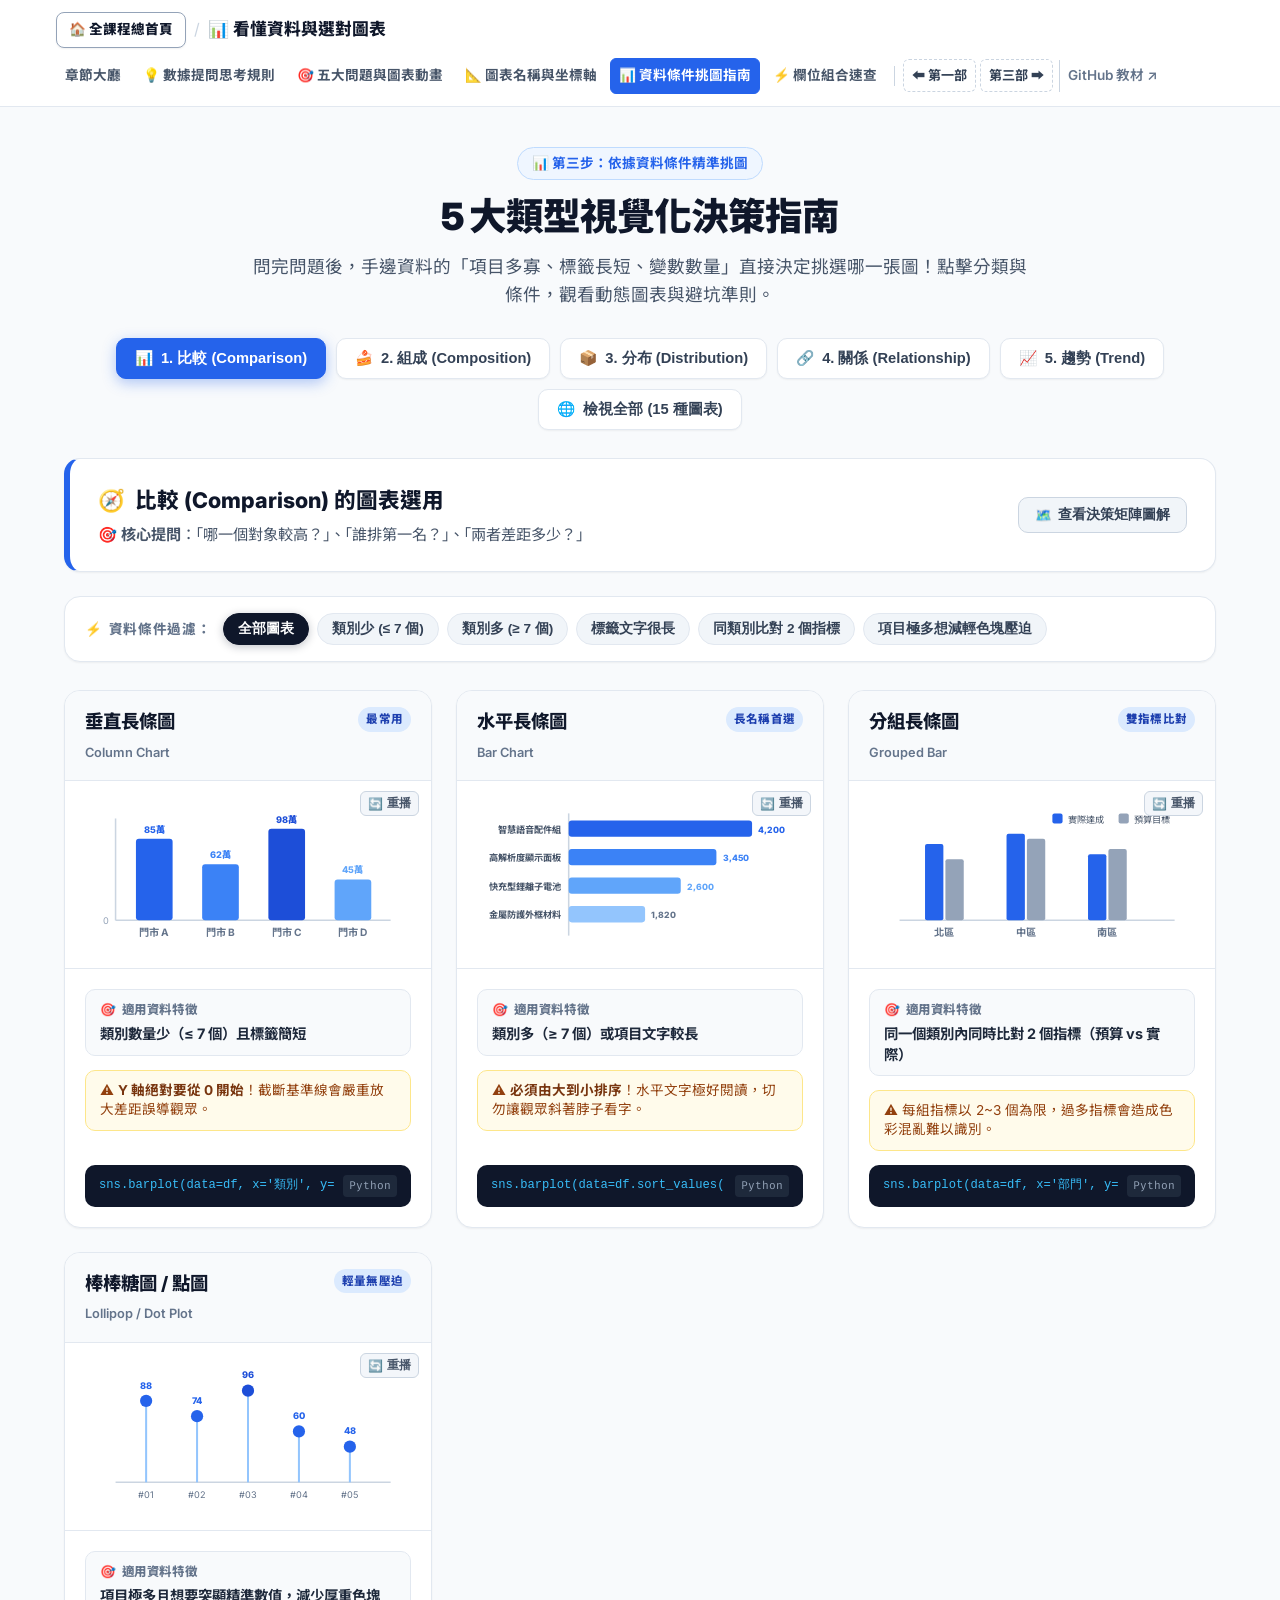
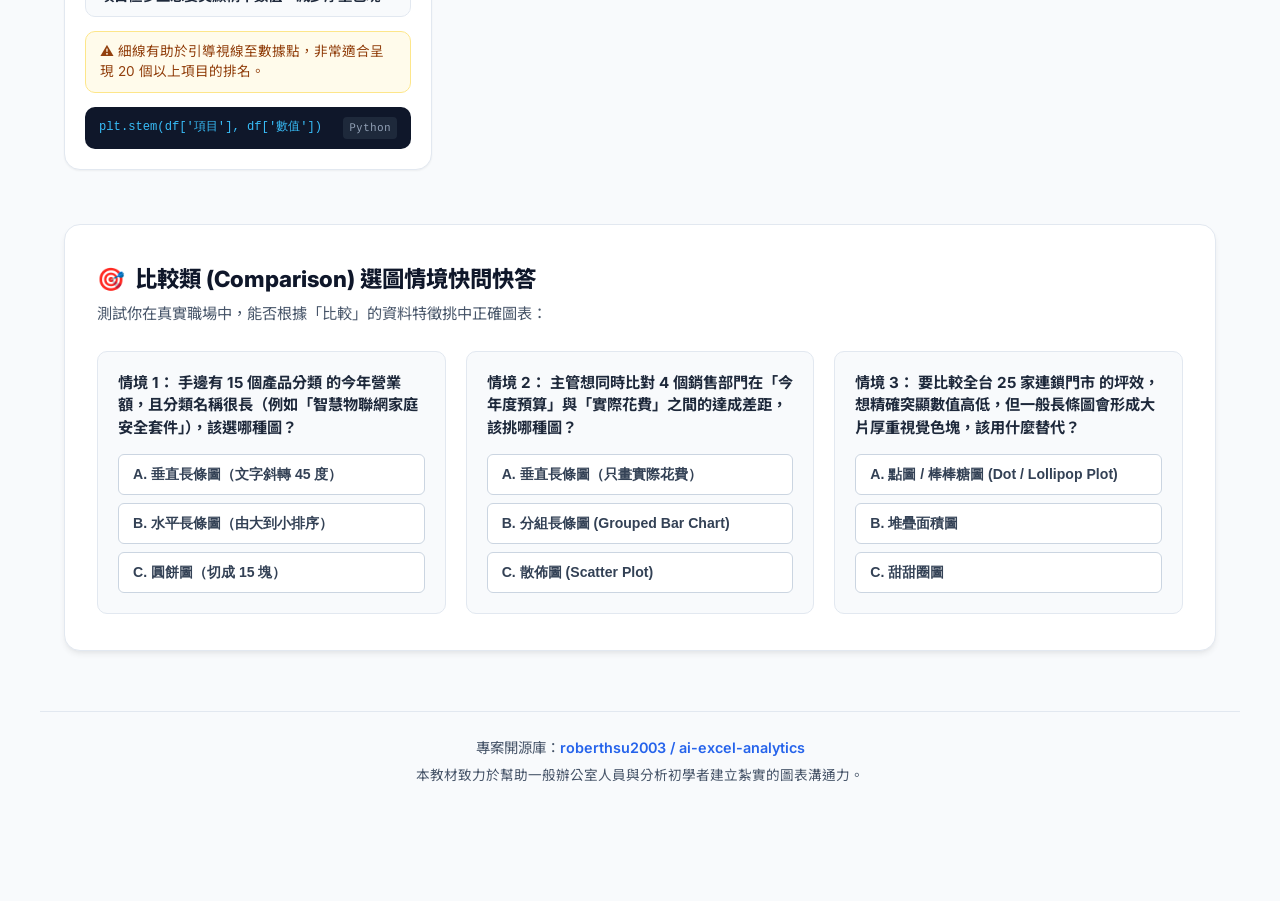
<file: docs/chart-selection/chart-matrix.html>
<!DOCTYPE html>
<html lang="zh-TW">
<head>
  <meta charset="UTF-8">
  <meta name="viewport" content="width=device-width, initial-scale=1.0">
  <title>依據資料條件精準挑圖・5 大類型視覺化指南 | AI × Excel 資料分析</title>
  <meta name="description" content="依據資料條件（項目數量、標籤長短、變數多寡）精準挑選圖表！比較、組成、分布、關係、趨勢 5 大類別 15 種圖表動態實測與避坑決策。">
  <link rel="preconnect" href="https://fonts.googleapis.com">
  <link rel="preconnect" href="https://fonts.gstatic.com" crossorigin>
  <link href="https://fonts.googleapis.com/css2?family=Fira+Code:wght@400;600&family=Inter:wght@400;500;600;700;800;900&family=Noto+Sans+TC:wght@400;500;700;900&display=swap" rel="stylesheet">
  <style>
    :root {
      --primary: #2563EB;
      --primary-light: #EFF6FF;
      --primary-border: #BFDBFE;
      
      --comp-color: #2563EB;
      --comp-bg: #EFF6FF;
      --comp-border: #BFDBFE;

      --compst-color: #EA580C;
      --compst-bg: #FFF7ED;
      --compst-border: #FED7AA;

      --dist-color: #7C3AED;
      --dist-bg: #F5F3FF;
      --dist-border: #DDD6FE;

      --rel-color: #059669;
      --rel-bg: #ECFDF5;
      --rel-border: #A7F3D0;

      --trend-color: #DC2626;
      --trend-bg: #FEF2F2;
      --trend-border: #FECACA;

      --slate-50: #F8FAFC;
      --slate-100: #F1F5F9;
      --slate-200: #E2E8F0;
      --slate-300: #CBD5E1;
      --slate-400: #94A3B8;
      --slate-500: #64748B;
      --slate-600: #475569;
      --slate-700: #334155;
      --slate-800: #1E293B;
      --slate-900: #0F172A;

      --radius-lg: 16px;
      --radius-md: 10px;
      --radius-sm: 6px;

      --shadow-sm: 0 1px 2px rgba(0,0,0,0.05);
      --shadow-md: 0 4px 6px -1px rgba(0,0,0,0.07), 0 2px 4px -2px rgba(0,0,0,0.04);
      --shadow-lg: 0 10px 15px -3px rgba(0,0,0,0.08), 0 4px 6px -4px rgba(0,0,0,0.03);
      --shadow-xl: 0 20px 25px -5px rgba(0,0,0,0.1), 0 8px 10px -6px rgba(0,0,0,0.04);
    }

    * { box-sizing: border-box; margin: 0; padding: 0; }

    body {
      font-family: 'Inter', 'Noto Sans TC', -apple-system, BlinkMacSystemFont, sans-serif;
      background: #F8FAFC;
      color: var(--slate-800);
      line-height: 1.6;
      padding-bottom: 90px;
    }

    /* Hero */
    .hero {
      max-width: 1100px;
      margin: 40px auto 28px;
      padding: 0 24px;
      text-align: center;
    }
    .hero-badge {
      display: inline-flex;
      align-items: center;
      gap: 6px;
      padding: 5px 14px;
      background: var(--primary-light);
      border: 1px solid var(--primary-border);
      border-radius: 999px;
      color: var(--primary);
      font-size: 0.85rem;
      font-weight: 700;
      margin-bottom: 14px;
    }
    .hero h1 {
      font-size: 2.35rem;
      font-weight: 900;
      color: var(--slate-900);
      letter-spacing: -0.025em;
      margin-bottom: 12px;
      line-height: 1.25;
    }
    .hero p {
      font-size: 1.1rem;
      color: var(--slate-600);
      max-width: 780px;
      margin: 0 auto;
    }

    .container {
      max-width: 1200px;
      margin: 0 auto;
      padding: 0 24px;
    }

    /* 頂部分類切換選單 */
    .type-switcher {
      display: flex;
      justify-content: center;
      flex-wrap: wrap;
      gap: 10px;
      margin-bottom: 28px;
    }
    .type-tab {
      background: #FFFFFF;
      border: 1.5px solid var(--slate-200);
      border-radius: var(--radius-md);
      padding: 10px 18px;
      font-size: 0.92rem;
      font-weight: 700;
      color: var(--slate-700);
      cursor: pointer;
      display: inline-flex;
      align-items: center;
      gap: 8px;
      transition: all 0.2s ease;
      box-shadow: var(--shadow-sm);
    }
    .type-tab:hover {
      transform: translateY(-2px);
      box-shadow: var(--shadow-md);
    }
    .type-tab.active[data-type="comp"] {
      background: var(--comp-color); border-color: var(--comp-color); color: #FFF;
      box-shadow: 0 4px 14px rgba(37,99,235,0.35);
    }
    .type-tab.active[data-type="compst"] {
      background: var(--compst-color); border-color: var(--compst-color); color: #FFF;
      box-shadow: 0 4px 14px rgba(234,88,12,0.35);
    }
    .type-tab.active[data-type="dist"] {
      background: var(--dist-color); border-color: var(--dist-color); color: #FFF;
      box-shadow: 0 4px 14px rgba(124,58,237,0.35);
    }
    .type-tab.active[data-type="rel"] {
      background: var(--rel-color); border-color: var(--rel-color); color: #FFF;
      box-shadow: 0 4px 14px rgba(5,150,105,0.35);
    }
    .type-tab.active[data-type="trend"] {
      background: var(--trend-color); border-color: var(--trend-color); color: #FFF;
      box-shadow: 0 4px 14px rgba(220,38,38,0.35);
    }
    .type-tab.active[data-type="all"] {
      background: var(--slate-900); border-color: var(--slate-900); color: #FFF;
      box-shadow: 0 4px 14px rgba(15,23,42,0.35);
    }

    /* 類別說明卡片 (Core Question Banner) */
    .category-banner {
      background: #FFFFFF;
      border: 1.5px solid var(--slate-200);
      border-radius: var(--radius-lg);
      padding: 24px 28px;
      margin-bottom: 24px;
      box-shadow: var(--shadow-sm);
      display: flex;
      justify-content: space-between;
      align-items: center;
      flex-wrap: wrap;
      gap: 20px;
      border-left: 6px solid var(--primary);
      transition: border-color 0.3s ease;
    }
    .banner-text h2 {
      font-size: 1.35rem;
      font-weight: 800;
      color: var(--slate-900);
      display: flex;
      align-items: center;
      gap: 10px;
      margin-bottom: 6px;
    }
    .banner-text p {
      font-size: 0.95rem;
      color: var(--slate-600);
    }
    .banner-actions {
      display: flex;
      gap: 10px;
      align-items: center;
      flex-wrap: wrap;
    }
    .matrix-toggle-btn {
      padding: 8px 16px;
      border-radius: var(--radius-md);
      font-size: 0.85rem;
      font-weight: 700;
      cursor: pointer;
      background: var(--slate-100);
      border: 1px solid var(--slate-300);
      color: var(--slate-700);
      display: inline-flex;
      align-items: center;
      gap: 6px;
      transition: all 0.2s ease;
    }
    .matrix-toggle-btn:hover {
      background: #FFFFFF;
      border-color: var(--primary);
      color: var(--primary);
    }

    /* 條件篩選模擬列 (Decision Conditions) */
    .filter-bar {
      background: #FFFFFF;
      border: 1px solid var(--slate-200);
      border-radius: var(--radius-lg);
      padding: 16px 20px;
      margin-bottom: 28px;
      box-shadow: var(--shadow-sm);
      display: flex;
      align-items: center;
      gap: 12px;
      flex-wrap: wrap;
    }
    .filter-title {
      font-size: 0.85rem;
      font-weight: 800;
      color: var(--slate-500);
      text-transform: uppercase;
      letter-spacing: 0.05em;
      white-space: nowrap;
      display: flex;
      align-items: center;
      gap: 6px;
    }
    .filter-tags {
      display: flex;
      gap: 8px;
      flex-wrap: wrap;
      flex: 1;
    }
    .filter-chip {
      background: var(--slate-100);
      border: 1px solid var(--slate-200);
      color: var(--slate-700);
      font-size: 0.85rem;
      font-weight: 600;
      padding: 6px 14px;
      border-radius: 999px;
      cursor: pointer;
      transition: all 0.18s ease;
      display: inline-flex;
      align-items: center;
      gap: 6px;
    }
    .filter-chip:hover {
      background: #E2E8F0;
      color: var(--slate-900);
    }
    .filter-chip.active {
      background: var(--slate-900);
      border-color: var(--slate-900);
      color: #FFFFFF;
      box-shadow: 0 2px 8px rgba(15,23,42,0.25);
    }

    /* 矩陣大圖浮動展示區 (可展開) */
    .matrix-diagram-card {
      background: #FFFFFF;
      border: 1.5px solid var(--slate-300);
      border-radius: var(--radius-lg);
      padding: 24px;
      margin-bottom: 32px;
      box-shadow: var(--shadow-md);
      display: none;
      animation: fadeIn 0.3s ease forwards;
    }
    .matrix-diagram-card.show {
      display: block;
    }
    .matrix-diagram-header {
      display: flex;
      justify-content: space-between;
      align-items: center;
      margin-bottom: 16px;
      padding-bottom: 12px;
      border-bottom: 1px solid var(--slate-200);
    }
    .matrix-diagram-title {
      font-size: 1.1rem;
      font-weight: 800;
      color: var(--slate-900);
      display: flex;
      align-items: center;
      gap: 8px;
    }
    .matrix-img-wrap {
      width: 100%;
      text-align: center;
      background: var(--slate-50);
      border-radius: var(--radius-md);
      padding: 20px;
      overflow-x: auto;
    }
    .matrix-img-wrap img {
      max-width: 100%;
      height: auto;
      border-radius: 8px;
      box-shadow: var(--shadow-sm);
    }

    /* 圖表卡片網格 (2 欄或 3 欄) */
    .charts-grid {
      display: grid;
      grid-template-columns: repeat(auto-fill, minmax(360px, 1fr));
      gap: 24px;
    }

    /* 單張圖表卡片 */
    .chart-card {
      background: #FFFFFF;
      border: 1.5px solid var(--slate-200);
      border-radius: var(--radius-lg);
      overflow: hidden;
      box-shadow: var(--shadow-sm);
      transition: all 0.25s cubic-bezier(0.16, 1, 0.3, 1);
      display: flex;
      flex-direction: column;
    }
    .chart-card:hover {
      transform: translateY(-4px);
      box-shadow: var(--shadow-xl);
      border-color: var(--card-border, #CBD5E1);
    }
    .chart-card.highlighted {
      border: 2px solid var(--card-accent, var(--primary));
      box-shadow: 0 0 0 4px rgba(37,99,235,0.15), var(--shadow-xl);
      transform: scale(1.015);
    }
    .chart-card.dimmed {
      opacity: 0.35;
      filter: grayscale(0.7);
      transform: scale(0.98);
    }

    /* 卡片頭部 */
    .card-head {
      padding: 16px 20px;
      background: var(--slate-50);
      border-bottom: 1px solid var(--slate-200);
      display: flex;
      justify-content: space-between;
      align-items: flex-start;
      gap: 12px;
    }
    .chart-names h3 {
      font-size: 1.15rem;
      font-weight: 800;
      color: var(--slate-900);
      margin-bottom: 2px;
    }
    .chart-names span {
      font-size: 0.8rem;
      color: var(--slate-500);
      font-weight: 600;
    }
    .badge-wrap {
      display: flex;
      gap: 6px;
      flex-wrap: wrap;
    }
    .pill-badge {
      font-size: 0.72rem;
      font-weight: 800;
      padding: 3px 8px;
      border-radius: 999px;
      letter-spacing: 0.02em;
      white-space: nowrap;
    }
    .pill-primary { background: #DBEAFE; color: #1E40AF; }
    .pill-orange  { background: #FFEDD5; color: #9A3412; }
    .pill-purple  { background: #EDE9FE; color: #5B21B6; }
    .pill-green   { background: #D1FAE5; color: #065F46; }
    .pill-red     { background: #FEE2E2; color: #991B1B; }

    /* SVG 繪圖舞台 */
    .chart-preview-stage {
      padding: 16px 20px;
      background: #FFFFFF;
      min-height: 180px;
      display: flex;
      flex-direction: column;
      align-items: center;
      justify-content: center;
      position: relative;
      border-bottom: 1px solid var(--slate-200);
    }
    .stage-svg-wrap {
      width: 100%;
      height: 155px;
      display: flex;
      align-items: center;
      justify-content: center;
    }
    .stage-svg-wrap svg {
      width: 100%;
      height: 100%;
      max-height: 155px;
      display: block;
    }
    .replay-chart-btn {
      position: absolute;
      top: 10px;
      right: 12px;
      background: rgba(241, 245, 249, 0.85);
      border: 1px solid var(--slate-300);
      border-radius: var(--radius-sm);
      font-size: 0.75rem;
      font-weight: 700;
      color: var(--slate-600);
      padding: 3px 7px;
      cursor: pointer;
      display: flex;
      align-items: center;
      gap: 4px;
      transition: all 0.15s ease;
    }
    .replay-chart-btn:hover {
      background: #FFFFFF;
      color: var(--primary);
      border-color: var(--primary);
    }

    /* 卡片內容主體 */
    .card-body {
      padding: 20px;
      display: flex;
      flex-direction: column;
      gap: 14px;
      flex: 1;
    }

    /* 命中條件區塊 */
    .condition-box {
      background: var(--slate-50);
      border: 1px solid var(--slate-200);
      border-radius: var(--radius-md);
      padding: 10px 14px;
    }
    .cond-title {
      font-size: 0.78rem;
      font-weight: 800;
      color: var(--slate-500);
      text-transform: uppercase;
      letter-spacing: 0.05em;
      margin-bottom: 4px;
      display: flex;
      align-items: center;
      gap: 5px;
    }
    .cond-desc {
      font-size: 0.9rem;
      font-weight: 700;
      color: var(--slate-800);
      line-height: 1.4;
    }

    /* 關鍵避坑指引 */
    .caveat-box {
      background: #FFFBEB;
      border: 1px solid #FDE68A;
      border-radius: var(--radius-md);
      padding: 10px 14px;
      font-size: 0.85rem;
      color: #92400E;
      line-height: 1.45;
    }
    .caveat-box strong {
      color: #78350F;
    }

    /* 程式碼小抄 */
    .code-box {
      background: #0F172A;
      border-radius: var(--radius-md);
      padding: 10px 14px;
      color: #F8FAFC;
      font-family: 'Fira Code', monospace;
      font-size: 0.76rem;
      display: flex;
      justify-content: space-between;
      align-items: center;
      margin-top: auto;
    }
    .code-box code {
      color: #38BDF8;
      overflow-x: auto;
      white-space: nowrap;
    }
    .code-badge {
      font-size: 0.7rem;
      color: #94A3B8;
      background: #1E293B;
      padding: 2px 6px;
      border-radius: 4px;
      white-space: nowrap;
      margin-left: 8px;
    }

    /* 互動測驗區塊 */
    .quiz-section {
      margin-top: 54px;
      background: #FFFFFF;
      border: 1.5px solid var(--slate-200);
      border-radius: var(--radius-lg);
      padding: 36px 32px;
      box-shadow: var(--shadow-md);
    }
    .quiz-header {
      margin-bottom: 24px;
    }
    .quiz-header h2 {
      font-size: 1.4rem;
      font-weight: 800;
      color: var(--slate-900);
      display: flex;
      align-items: center;
      gap: 10px;
      margin-bottom: 6px;
    }
    .quiz-header p {
      font-size: 0.95rem;
      color: var(--slate-600);
    }
    .quiz-grid {
      display: grid;
      grid-template-columns: repeat(auto-fit, minmax(320px, 1fr));
      gap: 20px;
    }
    .quiz-card {
      background: var(--slate-50);
      border: 1px solid var(--slate-200);
      border-radius: var(--radius-md);
      padding: 20px;
      display: flex;
      flex-direction: column;
      gap: 14px;
    }
    .quiz-q {
      font-size: 0.95rem;
      font-weight: 700;
      color: var(--slate-800);
      line-height: 1.5;
    }
    .quiz-options {
      display: flex;
      flex-direction: column;
      gap: 8px;
    }
    .quiz-btn {
      text-align: left;
      padding: 10px 14px;
      background: #FFFFFF;
      border: 1px solid var(--slate-300);
      border-radius: var(--radius-sm);
      font-size: 0.88rem;
      font-weight: 600;
      color: var(--slate-700);
      cursor: pointer;
      transition: all 0.15s ease;
    }
    .quiz-btn:hover {
      background: var(--primary-light);
      border-color: var(--primary);
      color: var(--primary);
    }
    .quiz-btn.correct {
      background: #DCFCE7 !important;
      border-color: #22C55E !important;
      color: #15803D !important;
      font-weight: 700;
    }
    .quiz-btn.wrong {
      background: #FEE2E2 !important;
      border-color: #EF4444 !important;
      color: #B91C1C !important;
    }
    .quiz-feedback {
      font-size: 0.85rem;
      padding: 10px 12px;
      border-radius: var(--radius-sm);
      display: none;
      line-height: 1.45;
    }
    .quiz-feedback.show {
      display: block;
    }
    .quiz-feedback.correct-fb {
      background: #ECFDF5;
      color: #065F46;
      border: 1px solid #A7F3D0;
    }
    .quiz-feedback.wrong-fb {
      background: #FEF2F2;
      color: #991B1B;
      border: 1px solid #FECACA;
    }

    /* 頁尾 */
    footer {
      max-width: 1200px;
      margin: 60px auto 0;
      padding: 24px;
      border-top: 1px solid var(--slate-200);
      text-align: center;
      color: var(--slate-600);
      font-size: 0.9rem;
    }
    footer a {
      color: var(--primary);
      text-decoration: none;
      font-weight: 600;
    }
    footer a:hover {
      text-decoration: underline;
    }

    @keyframes fadeIn {
      from { opacity: 0; transform: translateY(-8px); }
      to { opacity: 1; transform: translateY(0); }
    }

    @media (max-width: 768px) {
      .hero h1 { font-size: 1.85rem; }
      .charts-grid { grid-template-columns: 1fr; }
      .category-banner { flex-direction: column; align-items: flex-start; }
    }
  </style>
  <script src="./js/nav.js"></script>
</head>
<body>

  <!-- Hero -->
  <section class="hero">
    <div class="hero-badge">📊 第三步：依據資料條件精準挑圖</div>
    <h1>5 大類型視覺化決策指南</h1>
    <p>問完問題後，手邊資料的「項目多寡、標籤長短、變數數量」直接決定挑選哪一張圖！點擊分類與條件，觀看動態圖表與避坑準則。</p>
  </section>

  <div class="container">

    <!-- 頂部五大類型 Tab 切換 -->
    <div class="type-switcher" id="typeTabs">
      <button class="type-tab active" data-type="comp">
        <span>📊</span> 1. 比較 (Comparison)
      </button>
      <button class="type-tab" data-type="compst">
        <span>🍰</span> 2. 組成 (Composition)
      </button>
      <button class="type-tab" data-type="dist">
        <span>📦</span> 3. 分布 (Distribution)
      </button>
      <button class="type-tab" data-type="rel">
        <span>🔗</span> 4. 關係 (Relationship)
      </button>
      <button class="type-tab" data-type="trend">
        <span>📈</span> 5. 趨勢 (Trend)
      </button>
      <button class="type-tab" data-type="all">
        <span>🌐</span> 檢視全部 (15 種圖表)
      </button>
    </div>

    <!-- 類別說明橫幅 -->
    <div class="category-banner" id="categoryBanner" style="border-left-color: var(--comp-color);">
      <div class="banner-text">
        <h2 id="bannerTitle">
          <span>📊</span> 比較 (Comparison) 的圖表選用
        </h2>
        <p id="bannerDesc">
          🎯 <strong>核心提問</strong>：「哪一個對象較高？」、「誰排第一名？」、「兩者差距多少？」
        </p>
      </div>
      <div class="banner-actions">
        <button class="matrix-toggle-btn" id="toggleMatrixBtn">
          <span>🗺️</span> 查看決策矩陣圖解
        </button>
      </div>
    </div>

    <!-- 矩陣 SVG 圖解展示區（可展開） -->
    <div class="matrix-diagram-card" id="matrixDiagramCard">
      <div class="matrix-diagram-header">
        <div class="matrix-diagram-title">
          <span>🖼️</span> <span id="matrixDiagramTitle">比較圖表選用矩陣圖</span>
        </div>
        <button class="matrix-toggle-btn" id="closeMatrixBtn" style="padding: 4px 10px; font-size: 0.8rem;">
          ✕ 收合圖解
        </button>
      </div>
      <div class="matrix-img-wrap">
        <img id="matrixDiagramImg" src="./images/matrix-comparison.svg" alt="選圖決策矩陣">
      </div>
    </div>

    <!-- 條件篩選列 -->
    <div class="filter-bar" id="filterBar">
      <div class="filter-title">
        <span>⚡</span> 資料條件過濾：
      </div>
      <div class="filter-tags" id="filterChips">
        <!-- 由 JS 動態注入該類別下的條件按鈕 -->
      </div>
    </div>

    <!-- 圖表卡片網格 -->
    <div class="charts-grid" id="chartsGrid">
      <!-- 由 JS 動態注入 15 張圖表卡片 -->
    </div>

    <!-- 互動練習情境測驗 -->
    <section class="quiz-section">
      <div class="quiz-header">
        <h2><span>🎯</span> <span id="quizTitle">3 秒選圖情境快問快答</span></h2>
        <p id="quizDesc">測試你在真實職場中，能否一眼根據「資料特徵」挑中正確圖表：</p>
      </div>
      <div class="quiz-grid" id="quizGrid">
        <!-- 由 JS 根據當前圖表類型動態注入測驗卡片 -->
      </div>
    </section>

  </div>

  <!-- 頁尾 -->
  <footer>
    <p>專案開源庫：<a href="https://github.com/roberthsu2003/ai-excel-analytics" target="_blank">roberthsu2003 / ai-excel-analytics</a></p>
    <p style="margin-top: 6px; font-size: 0.85rem;">本教材致力於幫助一般辦公室人員與分析初學者建立紮實的圖表溝通力。</p>
  </footer>

  <script>
    // 15 種圖表完整資料集
    const CHARTS_DATA = [
      // 1. 比較 (Comparison)
      {
        id: "col-chart",
        category: "comp",
        name: "垂直長條圖",
        enName: "Column Chart",
        badge: "最常用",
        badgeClass: "pill-primary",
        conditions: ["few-cat", "short-label"],
        conditionText: "類別數量少（≤ 7 個）且標籤簡短",
        caveat: "<strong>Y 軸絕對要從 0 開始</strong>！截斷基準線會嚴重放大差距誤導觀眾。",
        pythonCode: "sns.barplot(data=df, x='類別', y='數值')",
        svgGenerator: () => `
          <svg viewBox="0 0 320 150">
            <line x1="30" y1="120" x2="300" y2="120" stroke="#CBD5E1" stroke-width="1.5" />
            <line x1="30" y1="20" x2="30" y2="120" stroke="#CBD5E1" stroke-width="1.5" />
            <text x="24" y="124" font-size="9" fill="#94A3B8" text-anchor="end">0</text>
            <!-- 柱 1 -->
            <rect x="50" y="40" width="36" height="80" rx="3" fill="#2563EB">
              <animate attributeName="height" from="0" to="80" dur="0.6s" fill="freeze" />
              <animate attributeName="y" from="120" to="40" dur="0.6s" fill="freeze" />
            </rect>
            <text x="68" y="135" font-size="10" fill="#64748B" font-weight="700" text-anchor="middle">門市 A</text>
            <text x="68" y="34" font-size="9" fill="#2563EB" font-weight="800" text-anchor="middle">85萬</text>
            <!-- 柱 2 -->
            <rect x="115" y="65" width="36" height="55" rx="3" fill="#3B82F6">
              <animate attributeName="height" from="0" to="55" dur="0.6s" begin="0.1s" fill="freeze" />
              <animate attributeName="y" from="120" to="65" dur="0.6s" begin="0.1s" fill="freeze" />
            </rect>
            <text x="133" y="135" font-size="10" fill="#64748B" font-weight="700" text-anchor="middle">門市 B</text>
            <text x="133" y="59" font-size="9" fill="#3B82F6" font-weight="800" text-anchor="middle">62萬</text>
            <!-- 柱 3 -->
            <rect x="180" y="30" width="36" height="90" rx="3" fill="#1D4ED8">
              <animate attributeName="height" from="0" to="90" dur="0.6s" begin="0.2s" fill="freeze" />
              <animate attributeName="y" from="120" to="30" dur="0.6s" begin="0.2s" fill="freeze" />
            </rect>
            <text x="198" y="135" font-size="10" fill="#64748B" font-weight="700" text-anchor="middle">門市 C</text>
            <text x="198" y="24" font-size="9" fill="#1D4ED8" font-weight="800" text-anchor="middle">98萬</text>
            <!-- 柱 4 -->
            <rect x="245" y="80" width="36" height="40" rx="3" fill="#60A5FA">
              <animate attributeName="height" from="0" to="40" dur="0.6s" begin="0.3s" fill="freeze" />
              <animate attributeName="y" from="120" to="80" dur="0.6s" begin="0.3s" fill="freeze" />
            </rect>
            <text x="263" y="135" font-size="10" fill="#64748B" font-weight="700" text-anchor="middle">門市 D</text>
            <text x="263" y="74" font-size="9" fill="#60A5FA" font-weight="800" text-anchor="middle">45萬</text>
          </svg>
        `
      },
      {
        id: "bar-chart",
        category: "comp",
        name: "水平長條圖",
        enName: "Bar Chart",
        badge: "長名稱首選",
        badgeClass: "pill-primary",
        conditions: ["many-cat", "long-label"],
        conditionText: "類別多（≥ 7 個）或項目文字較長",
        caveat: "<strong>必須由大到小排序</strong>！水平文字極好閱讀，切勿讓觀眾斜著脖子看字。",
        pythonCode: "sns.barplot(data=df.sort_values('值'), x='值', y='長名稱類別')",
        svgGenerator: () => `
          <svg viewBox="0 0 320 150">
            <line x1="90" y1="15" x2="90" y2="135" stroke="#CBD5E1" stroke-width="1.5" />
            <!-- 列 1 -->
            <text x="82" y="34" font-size="9" fill="#475569" font-weight="700" text-anchor="end">智慧語音配件組</text>
            <rect x="90" y="22" width="180" height="16" rx="3" fill="#2563EB">
              <animate attributeName="width" from="0" to="180" dur="0.6s" fill="freeze" />
            </rect>
            <text x="276" y="34" font-size="8.5" fill="#2563EB" font-weight="800">4,200</text>
            <!-- 列 2 -->
            <text x="82" y="62" font-size="9" fill="#475569" font-weight="700" text-anchor="end">高解析度顯示面板</text>
            <rect x="90" y="50" width="145" height="16" rx="3" fill="#3B82F6">
              <animate attributeName="width" from="0" to="145" dur="0.6s" begin="0.1s" fill="freeze" />
            </rect>
            <text x="241" y="62" font-size="8.5" fill="#3B82F6" font-weight="800">3,450</text>
            <!-- 列 3 -->
            <text x="82" y="90" font-size="9" fill="#475569" font-weight="700" text-anchor="end">快充型鋰離子電池</text>
            <rect x="90" y="78" width="110" height="16" rx="3" fill="#60A5FA">
              <animate attributeName="width" from="0" to="110" dur="0.6s" begin="0.2s" fill="freeze" />
            </rect>
            <text x="206" y="90" font-size="8.5" fill="#60A5FA" font-weight="800">2,600</text>
            <!-- 列 4 -->
            <text x="82" y="118" font-size="9" fill="#475569" font-weight="700" text-anchor="end">金屬防護外框材料</text>
            <rect x="90" y="106" width="75" height="16" rx="3" fill="#93C5FD">
              <animate attributeName="width" from="0" to="75" dur="0.6s" begin="0.3s" fill="freeze" />
            </rect>
            <text x="171" y="118" font-size="8.5" fill="#64748B" font-weight="800">1,820</text>
          </svg>
        `
      },
      {
        id: "grouped-bar",
        category: "comp",
        name: "分組長條圖",
        enName: "Grouped Bar",
        badge: "雙指標比對",
        badgeClass: "pill-primary",
        conditions: ["two-metrics"],
        conditionText: "同一個類別內同時比對 2 個指標（預算 vs 實際）",
        caveat: "每組指標以 2~3 個為限，過多指標會造成色彩混亂難以識別。",
        pythonCode: "sns.barplot(data=df, x='部門', y='金額', hue='指標')",
        svgGenerator: () => `
          <svg viewBox="0 0 320 150">
            <line x1="30" y1="120" x2="300" y2="120" stroke="#CBD5E1" stroke-width="1.5" />
            <!-- 圖例 -->
            <rect x="180" y="15" width="10" height="10" fill="#2563EB" rx="2" />
            <text x="195" y="24" font-size="9" fill="#475569">實際達成</text>
            <rect x="245" y="15" width="10" height="10" fill="#94A3B8" rx="2" />
            <text x="260" y="24" font-size="9" fill="#475569">預算目標</text>
            <!-- 組 1 -->
            <rect x="55" y="45" width="18" height="75" rx="2" fill="#2563EB">
              <animate attributeName="height" from="0" to="75" dur="0.6s" fill="freeze" />
              <animate attributeName="y" from="120" to="45" dur="0.6s" fill="freeze" />
            </rect>
            <rect x="75" y="60" width="18" height="60" rx="2" fill="#94A3B8">
              <animate attributeName="height" from="0" to="60" dur="0.6s" begin="0.1s" fill="freeze" />
              <animate attributeName="y" from="120" to="60" dur="0.6s" begin="0.1s" fill="freeze" />
            </rect>
            <text x="74" y="135" font-size="10" fill="#64748B" font-weight="700" text-anchor="middle">北區</text>
            <!-- 組 2 -->
            <rect x="135" y="35" width="18" height="85" rx="2" fill="#2563EB">
              <animate attributeName="height" from="0" to="85" dur="0.6s" begin="0.15s" fill="freeze" />
              <animate attributeName="y" from="120" to="35" dur="0.6s" begin="0.15s" fill="freeze" />
            </rect>
            <rect x="155" y="40" width="18" height="80" rx="2" fill="#94A3B8">
              <animate attributeName="height" from="0" to="80" dur="0.6s" begin="0.25s" fill="freeze" />
              <animate attributeName="y" from="120" to="40" dur="0.6s" begin="0.25s" fill="freeze" />
            </rect>
            <text x="154" y="135" font-size="10" fill="#64748B" font-weight="700" text-anchor="middle">中區</text>
            <!-- 組 3 -->
            <rect x="215" y="55" width="18" height="65" rx="2" fill="#2563EB">
              <animate attributeName="height" from="0" to="65" dur="0.6s" begin="0.3s" fill="freeze" />
              <animate attributeName="y" from="120" to="55" dur="0.6s" begin="0.3s" fill="freeze" />
            </rect>
            <rect x="235" y="50" width="18" height="70" rx="2" fill="#94A3B8">
              <animate attributeName="height" from="0" to="70" dur="0.6s" begin="0.4s" fill="freeze" />
              <animate attributeName="y" from="120" to="50" dur="0.6s" begin="0.4s" fill="freeze" />
            </rect>
            <text x="234" y="135" font-size="10" fill="#64748B" font-weight="700" text-anchor="middle">南區</text>
          </svg>
        `
      },
      {
        id: "dot-plot",
        category: "comp",
        name: "棒棒糖圖 / 點圖",
        enName: "Lollipop / Dot Plot",
        badge: "輕量無壓迫",
        badgeClass: "pill-primary",
        conditions: ["many-cat", "reduce-clutter"],
        conditionText: "項目極多且想要突顯精準數值，減少厚重色塊",
        caveat: "細線有助於引導視線至數據點，非常適合呈現 20 個以上項目的排名。",
        pythonCode: "plt.stem(df['項目'], df['數值'])",
        svgGenerator: () => `
          <svg viewBox="0 0 320 150">
            <line x1="30" y1="120" x2="300" y2="120" stroke="#CBD5E1" stroke-width="1.5" />
            <!-- 桿 1 -->
            <line x1="60" y1="120" x2="60" y2="40" stroke="#93C5FD" stroke-width="2" />
            <circle cx="60" cy="40" r="6" fill="#2563EB">
              <animate attributeName="r" from="0" to="6" dur="0.4s" fill="freeze" />
            </circle>
            <text x="60" y="28" font-size="9" fill="#2563EB" font-weight="800" text-anchor="middle">88</text>
            <text x="60" y="135" font-size="9" fill="#64748B" text-anchor="middle">#01</text>
            <!-- 桿 2 -->
            <line x1="110" y1="120" x2="110" y2="55" stroke="#93C5FD" stroke-width="2" />
            <circle cx="110" cy="55" r="6" fill="#2563EB">
              <animate attributeName="r" from="0" to="6" dur="0.4s" begin="0.1s" fill="freeze" />
            </circle>
            <text x="110" y="43" font-size="9" fill="#2563EB" font-weight="800" text-anchor="middle">74</text>
            <text x="110" y="135" font-size="9" fill="#64748B" text-anchor="middle">#02</text>
            <!-- 桿 3 -->
            <line x1="160" y1="120" x2="160" y2="30" stroke="#93C5FD" stroke-width="2" />
            <circle cx="160" cy="30" r="6" fill="#1D4ED8">
              <animate attributeName="r" from="0" to="6" dur="0.4s" begin="0.2s" fill="freeze" />
            </circle>
            <text x="160" y="18" font-size="9" fill="#1D4ED8" font-weight="800" text-anchor="middle">96</text>
            <text x="160" y="135" font-size="9" fill="#64748B" text-anchor="middle">#03</text>
            <!-- 桿 4 -->
            <line x1="210" y1="120" x2="210" y2="70" stroke="#93C5FD" stroke-width="2" />
            <circle cx="210" cy="70" r="6" fill="#2563EB">
              <animate attributeName="r" from="0" to="6" dur="0.4s" begin="0.3s" fill="freeze" />
            </circle>
            <text x="210" y="58" font-size="9" fill="#2563EB" font-weight="800" text-anchor="middle">60</text>
            <text x="210" y="135" font-size="9" fill="#64748B" text-anchor="middle">#04</text>
            <!-- 桿 5 -->
            <line x1="260" y1="120" x2="260" y2="85" stroke="#93C5FD" stroke-width="2" />
            <circle cx="260" cy="85" r="6" fill="#2563EB">
              <animate attributeName="r" from="0" to="6" dur="0.4s" begin="0.4s" fill="freeze" />
            </circle>
            <text x="260" y="73" font-size="9" fill="#2563EB" font-weight="800" text-anchor="middle">48</text>
            <text x="260" y="135" font-size="9" fill="#64748B" text-anchor="middle">#05</text>
          </svg>
        `
      },

      // 2. 組成 (Composition)
      {
        id: "pct-bar",
        category: "compst",
        name: "百分比長條圖",
        enName: "100% Stacked Bar",
        badge: "首選推薦 ⭐",
        badgeClass: "pill-orange",
        conditions: ["accurate-ratio", "cross-group"],
        conditionText: "精準比例長度比較（單組或跨組比較）",
        caveat: "眼睛對「長度長短」的判斷力遠高於「圓弧角度」，比圓餅圖更容易讓觀眾看出差異！",
        pythonCode: "df_pct.plot(kind='barh', stacked=True)",
        svgGenerator: () => `
          <svg viewBox="0 0 320 150">
            <!-- 組 A -->
            <text x="45" y="42" font-size="10" fill="#64748B" font-weight="700" text-anchor="end">2023</text>
            <rect x="52" y="28" width="130" height="22" fill="#EA580C" rx="2">
              <animate attributeName="width" from="0" to="130" dur="0.6s" fill="freeze" />
            </rect>
            <rect x="182" y="28" width="80" height="22" fill="#FB923C">
              <animate attributeName="width" from="0" to="80" dur="0.6s" begin="0.2s" fill="freeze" />
            </rect>
            <rect x="262" y="28" width="40" height="22" fill="#FED7AA" rx="2">
              <animate attributeName="width" from="0" to="40" dur="0.6s" begin="0.4s" fill="freeze" />
            </rect>
            <text x="110" y="43" font-size="9" fill="#FFF" font-weight="800">52%</text>
            <text x="215" y="43" font-size="9" fill="#FFF" font-weight="800">32%</text>
            <!-- 組 B -->
            <text x="45" y="86" font-size="10" fill="#64748B" font-weight="700" text-anchor="end">2024</text>
            <rect x="52" y="72" width="165" height="22" fill="#EA580C" rx="2">
              <animate attributeName="width" from="0" to="165" dur="0.6s" begin="0.1s" fill="freeze" />
            </rect>
            <rect x="217" y="72" width="60" height="22" fill="#FB923C">
              <animate attributeName="width" from="0" to="60" dur="0.6s" begin="0.3s" fill="freeze" />
            </rect>
            <rect x="277" y="72" width="25" height="22" fill="#FED7AA" rx="2">
              <animate attributeName="width" from="0" to="25" dur="0.6s" begin="0.5s" fill="freeze" />
            </rect>
            <text x="130" y="87" font-size="9" fill="#FFF" font-weight="800">66%</text>
            <text x="240" y="87" font-size="9" fill="#FFF" font-weight="800">24%</text>
            <!-- 圖例 -->
            <circle cx="90" cy="122" r="4" fill="#EA580C" />
            <text x="100" y="125" font-size="9" fill="#64748B">直營門市</text>
            <circle cx="165" cy="122" r="4" fill="#FB923C" />
            <text x="175" y="125" font-size="9" fill="#64748B">線上電商</text>
            <circle cx="240" cy="122" r="4" fill="#FED7AA" />
            <text x="250" y="125" font-size="9" fill="#64748B">批發經銷</text>
          </svg>
        `
      },
      {
        id: "donut-pie",
        category: "compst",
        name: "甜甜圈圖 / 圓餅圖",
        enName: "Donut / Pie Chart",
        badge: "≤ 4 類別",
        badgeClass: "pill-orange",
        conditions: ["few-cat", "highlight-dominant"],
        conditionText: "類別極少（≤ 4 個）且想強調某個主導份額",
        caveat: "<strong>嚴禁切超過 5 塊以上碎披薩</strong>！中空處可放核心總數或主導比例數字。",
        pythonCode: "plt.pie(df['金額'], autopct='%1.1f%%')",
        svgGenerator: () => `
          <svg viewBox="0 0 320 150">
            <g transform="translate(110, 75)">
              <!-- S1 (60%): 216 deg -->
              <path d="M 0 -50 A 50 50 0 1 1 -47.5 15.4 L -28.5 9.2 A 30 30 0 1 0 0 -30 Z" fill="#EA580C">
                <animateTransform attributeName="transform" type="scale" values="0.8; 1" dur="0.5s" fill="freeze" />
              </path>
              <!-- S2 (25%): 90 deg -->
              <path d="M -47.5 15.4 A 50 50 0 0 1 -35.3 -35.3 L -21.2 -21.2 A 30 30 0 0 0 -28.5 9.2 Z" fill="#FB923C" />
              <!-- S3 (15%): 54 deg -->
              <path d="M -35.3 -35.3 A 50 50 0 0 1 0 -50 L 0 -30 A 30 30 0 0 0 -21.2 -21.2 Z" fill="#FED7AA" />
              <text x="0" y="4" font-size="13" font-weight="900" fill="#EA580C" text-anchor="middle">60%</text>
              <text x="0" y="16" font-size="8" fill="#64748B" text-anchor="middle">線上訂單</text>
            </g>
            <!-- 圖例與標示 -->
            <g transform="translate(190, 45)">
              <circle cx="0" cy="5" r="5" fill="#EA580C" />
              <text x="12" y="9" font-size="10" font-weight="700" fill="#1E293B">線上 (60%)</text>
              <circle cx="0" cy="28" r="5" fill="#FB923C" />
              <text x="12" y="32" font-size="10" font-weight="700" fill="#1E293B">實體 (25%)</text>
              <circle cx="0" cy="51" r="5" fill="#FED7AA" />
              <text x="12" y="55" font-size="10" font-weight="700" fill="#1E293B">電話 (15%)</text>
            </g>
          </svg>
        `
      },
      {
        id: "stacked-bar",
        category: "compst",
        name: "堆疊長條圖",
        enName: "Stacked Bar Chart",
        badge: "總量+成分",
        badgeClass: "pill-orange",
        conditions: ["total-plus-parts"],
        conditionText: "同時掌握「各類別總額」與「內部各成分份額」",
        caveat: "<strong>注意浮動基準線</strong>：除了最底層外，上方色塊起點不一，難以精確比較高低。",
        pythonCode: "df.plot(kind='bar', stacked=True)",
        svgGenerator: () => `
          <svg viewBox="0 0 320 150">
            <line x1="30" y1="120" x2="300" y2="120" stroke="#CBD5E1" stroke-width="1.5" />
            <!-- 柱 1 -->
            <rect x="65" y="70" width="38" height="50" rx="0" fill="#EA580C">
              <animate attributeName="height" from="0" to="50" dur="0.5s" fill="freeze" />
              <animate attributeName="y" from="120" to="70" dur="0.5s" fill="freeze" />
            </rect>
            <rect x="65" y="40" width="38" height="30" rx="0" fill="#FB923C">
              <animate attributeName="height" from="0" to="30" dur="0.5s" begin="0.2s" fill="freeze" />
              <animate attributeName="y" from="70" to="40" dur="0.5s" begin="0.2s" fill="freeze" />
            </rect>
            <text x="84" y="32" font-size="9" fill="#EA580C" font-weight="800" text-anchor="middle">總計 80</text>
            <text x="84" y="135" font-size="10" fill="#64748B" font-weight="700" text-anchor="middle">產品 A</text>
            <!-- 柱 2 -->
            <rect x="145" y="50" width="38" height="70" rx="0" fill="#EA580C">
              <animate attributeName="height" from="0" to="70" dur="0.5s" begin="0.1s" fill="freeze" />
              <animate attributeName="y" from="120" to="50" dur="0.5s" begin="0.1s" fill="freeze" />
            </rect>
            <rect x="145" y="20" width="38" height="30" rx="0" fill="#FB923C">
              <animate attributeName="height" from="0" to="30" dur="0.5s" begin="0.3s" fill="freeze" />
              <animate attributeName="y" from="50" to="20" dur="0.5s" begin="0.3s" fill="freeze" />
            </rect>
            <text x="164" y="14" font-size="9" fill="#EA580C" font-weight="800" text-anchor="middle">總計 100</text>
            <text x="164" y="135" font-size="10" fill="#64748B" font-weight="700" text-anchor="middle">產品 B</text>
            <!-- 柱 3 -->
            <rect x="225" y="85" width="38" height="35" rx="0" fill="#EA580C">
              <animate attributeName="height" from="0" to="35" dur="0.5s" begin="0.2s" fill="freeze" />
              <animate attributeName="y" from="120" to="85" dur="0.5s" begin="0.2s" fill="freeze" />
            </rect>
            <rect x="225" y="65" width="38" height="20" rx="0" fill="#FB923C">
              <animate attributeName="height" from="0" to="20" dur="0.5s" begin="0.4s" fill="freeze" />
              <animate attributeName="y" from="85" to="65" dur="0.5s" begin="0.4s" fill="freeze" />
            </rect>
            <text x="244" y="58" font-size="9" fill="#EA580C" font-weight="800" text-anchor="middle">總計 55</text>
            <text x="244" y="135" font-size="10" fill="#64748B" font-weight="700" text-anchor="middle">產品 C</text>
          </svg>
        `
      },

      // 3. 分布 (Distribution)
      {
        id: "histogram",
        category: "dist",
        name: "直方圖",
        enName: "Histogram",
        badge: "波峰區間",
        badgeClass: "pill-purple",
        conditions: ["continuous-single", "large-sample"],
        conditionText: "單一連續數值、大量樣本，看集中峰值",
        caveat: "<strong>柱子相連代表連續區間 (Bin)</strong>！搭配「平均數與標準差 (σ)」評估數據集中或分散，切勿與長條圖搞混。",
        pythonCode: "sns.histplot(df['薪資'], bins=20, kde=True)",
        svgGenerator: () => `
          <svg viewBox="0 0 320 150">
            <line x1="30" y1="120" x2="300" y2="120" stroke="#CBD5E1" stroke-width="1.5" />
            <!-- 相連柱狀區塊 -->
            <g fill="#7C3AED" stroke="#FFFFFF" stroke-width="1">
              <rect x="40" y="105" width="28" height="15"><animate attributeName="height" from="0" to="15" dur="0.4s" fill="freeze"/><animate attributeName="y" from="120" to="105" dur="0.4s" fill="freeze"/></rect>
              <rect x="68" y="85" width="28" height="35"><animate attributeName="height" from="0" to="35" dur="0.4s" begin="0.05s" fill="freeze"/><animate attributeName="y" from="120" to="85" dur="0.05s" fill="freeze"/></rect>
              <rect x="96" y="50" width="28" height="70"><animate attributeName="height" from="0" to="70" dur="0.4s" begin="0.1s" fill="freeze"/><animate attributeName="y" from="120" to="50" dur="0.1s" fill="freeze"/></rect>
              <rect x="124" y="25" width="28" height="95"><animate attributeName="height" from="0" to="95" dur="0.4s" begin="0.15s" fill="freeze"/><animate attributeName="y" from="120" to="25" dur="0.15s" fill="freeze"/></rect>
              <rect x="152" y="38" width="28" height="82"><animate attributeName="height" from="0" to="82" dur="0.4s" begin="0.2s" fill="freeze"/><animate attributeName="y" from="120" to="38" dur="0.2s" fill="freeze"/></rect>
              <rect x="180" y="65" width="28" height="55"><animate attributeName="height" from="0" to="55" dur="0.4s" begin="0.25s" fill="freeze"/><animate attributeName="y" from="120" to="65" dur="0.25s" fill="freeze"/></rect>
              <rect x="208" y="90" width="28" height="30"><animate attributeName="height" from="0" to="30" dur="0.4s" begin="0.3s" fill="freeze"/><animate attributeName="y" from="120" to="90" dur="0.3s" fill="freeze"/></rect>
              <rect x="236" y="110" width="28" height="10"><animate attributeName="height" from="0" to="10" dur="0.4s" begin="0.35s" fill="freeze"/><animate attributeName="y" from="120" to="110" dur="0.35s" fill="freeze"/></rect>
            </g>
            <!-- 常態曲線 -->
            <path d="M 40 115 Q 138 10 264 115" fill="none" stroke="#F59E0B" stroke-width="2" stroke-dasharray="3,3" />
            <text x="138" y="18" font-size="9" fill="#7C3AED" font-weight="800" text-anchor="middle">集中波峰</text>
            <text x="40" y="135" font-size="8.5" fill="#64748B">30k</text>
            <text x="138" y="135" font-size="8.5" fill="#64748B">55k</text>
            <text x="264" y="135" font-size="8.5" fill="#64748B">100k</text>
          </svg>
        `
      },
      {
        id: "box-plot",
        category: "dist",
        name: "箱形圖 / 盒鬚圖",
        enName: "Box Plot",
        badge: "抓異常值神器 ⭐",
        badgeClass: "pill-purple",
        conditions: ["five-number", "detect-outliers"],
        conditionText: "檢視 5 數概括與揪出極端異常值 (Outliers)",
        caveat: "核心骨架為<strong>中位數與四分位距 (IQR = Q3 - Q1)</strong>，超出 1.5 倍 IQR 的離群值一覽無遺，防範平均數被極端暴增值拉偏。",
        pythonCode: "sns.boxplot(data=df, x='部門', y='薪資')",
        svgGenerator: () => `
          <svg viewBox="0 0 320 150">
            <line x1="30" y1="120" x2="300" y2="120" stroke="#CBD5E1" stroke-width="1.5" />
            <!-- 組 A 箱形 -->
            <g transform="translate(100, 0)">
              <!-- 鬚 -->
              <line x1="0" y1="105" x2="0" y2="25" stroke="#7C3AED" stroke-width="1.5" />
              <line x1="-12" y1="105" x2="12" y2="105" stroke="#7C3AED" stroke-width="1.5" />
              <line x1="-12" y1="25" x2="12" y2="25" stroke="#7C3AED" stroke-width="1.5" />
              <!-- 盒身 (Q1 ~ Q3) -->
              <rect x="-24" y="45" width="48" height="42" fill="#DDD6FE" stroke="#7C3AED" stroke-width="2" rx="2" />
              <!-- 中位數 -->
              <line x1="-24" y1="62" x2="24" y2="62" stroke="#4C1D95" stroke-width="2.5" />
              <text x="28" y="66" font-size="9" fill="#4C1D95" font-weight="800">中位數</text>
              <text x="0" y="135" font-size="10" fill="#64748B" font-weight="700" text-anchor="middle">部門甲</text>
            </g>
            <!-- 組 B 箱形 + 離群點 -->
            <g transform="translate(220, 0)">
              <line x1="0" y1="110" x2="0" y2="45" stroke="#7C3AED" stroke-width="1.5" />
              <line x1="-12" y1="110" x2="12" y2="110" stroke="#7C3AED" stroke-width="1.5" />
              <line x1="-12" y1="45" x2="12" y2="45" stroke="#7C3AED" stroke-width="1.5" />
              <rect x="-24" y="65" width="48" height="32" fill="#DDD6FE" stroke="#7C3AED" stroke-width="2" rx="2" />
              <line x1="-24" y1="78" x2="24" y2="78" stroke="#4C1D95" stroke-width="2.5" />
              <!-- 離群值 Outlier -->
              <circle cx="0" cy="18" r="4.5" fill="#EF4444" stroke="#DC2626" stroke-width="1.5">
                <animate attributeName="r" values="4; 6; 4" dur="1.2s" repeatCount="indefinite" />
              </circle>
              <text x="12" y="22" font-size="8.5" fill="#EF4444" font-weight="800">離群值!</text>
              <text x="0" y="135" font-size="10" fill="#64748B" font-weight="700" text-anchor="middle">部門乙</text>
            </g>
          </svg>
        `
      },

      // 4. 關係 (Relationship)
      {
        id: "scatter-plot",
        category: "rel",
        name: "散佈圖",
        enName: "Scatter Plot",
        badge: "二變數相關",
        badgeClass: "pill-green",
        conditions: ["two-continuous", "correlation"],
        conditionText: "2 個成對連續數值，觀察點群正負相關方向",
        caveat: "<strong>千萬不要用折線把點連起來</strong>！點群聚集看趨勢，若有時間順序才能連線。",
        pythonCode: "sns.scatterplot(data=df, x='工時', y='成本')",
        svgGenerator: () => `
          <svg viewBox="0 0 320 150">
            <line x1="40" y1="120" x2="290" y2="120" stroke="#CBD5E1" stroke-width="1.5" />
            <line x1="40" y1="20" x2="40" y2="120" stroke="#CBD5E1" stroke-width="1.5" />
            <text x="290" y="135" font-size="9" fill="#64748B" text-anchor="end">X: 預估工時</text>
            <text x="45" y="25" font-size="9" fill="#64748B">Y: 實際成本</text>
            <!-- 散佈點群 -->
            <g fill="#059669">
              <circle cx="65" cy="108" r="4.5"><animate attributeName="r" from="0" to="4.5" dur="0.4s" fill="freeze"/></circle>
              <circle cx="85" cy="98" r="4.5"><animate attributeName="r" from="0" to="4.5" dur="0.4s" begin="0.05s" fill="freeze"/></circle>
              <circle cx="110" cy="92" r="4.5"><animate attributeName="r" from="0" to="4.5" dur="0.4s" begin="0.1s" fill="freeze"/></circle>
              <circle cx="130" cy="78" r="4.5"><animate attributeName="r" from="0" to="4.5" dur="0.4s" begin="0.15s" fill="freeze"/></circle>
              <circle cx="155" cy="72" r="4.5"><animate attributeName="r" from="0" to="4.5" dur="0.4s" begin="0.2s" fill="freeze"/></circle>
              <circle cx="175" cy="60" r="4.5"><animate attributeName="r" from="0" to="4.5" dur="0.4s" begin="0.25s" fill="freeze"/></circle>
              <circle cx="205" cy="52" r="4.5"><animate attributeName="r" from="0" to="4.5" dur="0.4s" begin="0.3s" fill="freeze"/></circle>
              <circle cx="230" cy="40" r="4.5"><animate attributeName="r" from="0" to="4.5" dur="0.4s" begin="0.35s" fill="freeze"/></circle>
              <circle cx="260" cy="30" r="4.5"><animate attributeName="r" from="0" to="4.5" dur="0.4s" begin="0.4s" fill="freeze"/></circle>
            </g>
            <!-- 迴歸輔助線 -->
            <line x1="55" y1="115" x2="270" y2="25" stroke="#10B981" stroke-width="1.5" stroke-dasharray="4,4" />
            <text x="210" y="24" font-size="8.5" fill="#059669" font-weight="800">明顯正相關 (r=0.89)</text>
          </svg>
        `
      },
      {
        id: "bubble-chart",
        category: "rel",
        name: "氣泡圖",
        enName: "Bubble Chart",
        badge: "三維指標",
        badgeClass: "pill-green",
        conditions: ["three-metrics"],
        conditionText: "3 個連續數值指標（X 軸、Y 軸、氣泡面積大小）",
        caveat: "<strong>面積非半徑</strong>！氣泡大小必須映射到面積而非半徑，否則視覺感官會平方級放大。",
        pythonCode: "sns.scatterplot(data=df, x='廣告費', y='營收', size='利潤')",
        svgGenerator: () => `
          <svg viewBox="0 0 320 150">
            <line x1="40" y1="120" x2="290" y2="120" stroke="#CBD5E1" stroke-width="1.5" />
            <line x1="40" y1="20" x2="40" y2="120" stroke="#CBD5E1" stroke-width="1.5" />
            <!-- 氣泡 -->
            <circle cx="80" cy="85" r="14" fill="rgba(5, 150, 105, 0.55)" stroke="#059669" stroke-width="1.5">
              <animate attributeName="r" from="0" to="14" dur="0.5s" fill="freeze" />
            </circle>
            <circle cx="140" cy="65" r="24" fill="rgba(16, 185, 129, 0.55)" stroke="#059669" stroke-width="1.5">
              <animate attributeName="r" from="0" to="24" dur="0.5s" begin="0.15s" fill="freeze" />
            </circle>
            <text x="140" y="69" font-size="9" fill="#064E3B" font-weight="800" text-anchor="middle">大客戶</text>
            <circle cx="210" cy="45" r="18" fill="rgba(5, 150, 105, 0.55)" stroke="#059669" stroke-width="1.5">
              <animate attributeName="r" from="0" to="18" dur="0.5s" begin="0.3s" fill="freeze" />
            </circle>
            <circle cx="260" cy="35" r="10" fill="rgba(52, 211, 153, 0.65)" stroke="#059669" stroke-width="1.5">
              <animate attributeName="r" from="0" to="10" dur="0.5s" begin="0.45s" fill="freeze" />
            </circle>
            <text x="210" y="135" font-size="8.5" fill="#64748B">圓形面積 = 第三維度（利潤）</text>
          </svg>
        `
      },
      {
        id: "heatmap",
        category: "rel",
        name: "相關係數熱力圖",
        enName: "Correlation Heatmap",
        badge: "全景多變數",
        badgeClass: "pill-green",
        conditions: ["many-continuous"],
        conditionText: "3 個以上連續變數時，全景掃描兩兩相關係數",
        caveat: "必須搭配數值註記 (Annot=True)，讓色階直觀呈現 -1 到 +1 的正負相關力道。",
        pythonCode: "sns.heatmap(df.corr(), annot=True, cmap='coolwarm')",
        svgGenerator: () => `
          <svg viewBox="0 0 320 150">
            <!-- 3x3 矩陣格 -->
            <g transform="translate(85, 20)">
              <rect x="0" y="0" width="38" height="28" fill="#1E40AF" stroke="#FFF" />
              <text x="19" y="18" font-size="9" fill="#FFF" font-weight="700" text-anchor="middle">1.0</text>
              <rect x="38" y="0" width="38" height="28" fill="#93C5FD" stroke="#FFF" />
              <text x="57" y="18" font-size="9" fill="#1E293B" font-weight="700" text-anchor="middle">0.42</text>
              <rect x="76" y="0" width="38" height="28" fill="#FCA5A5" stroke="#FFF" />
              <text x="95" y="18" font-size="9" fill="#1E293B" font-weight="700" text-anchor="middle">-0.6</text>

              <rect x="0" y="28" width="38" height="28" fill="#93C5FD" stroke="#FFF" />
              <text x="19" y="46" font-size="9" fill="#1E293B" font-weight="700" text-anchor="middle">0.42</text>
              <rect x="38" y="28" width="38" height="28" fill="#1E40AF" stroke="#FFF" />
              <text x="57" y="46" font-size="9" fill="#FFF" font-weight="700" text-anchor="middle">1.0</text>
              <rect x="76" y="28" width="38" height="28" fill="#F87171" stroke="#FFF" />
              <text x="95" y="46" font-size="9" fill="#FFF" font-weight="700" text-anchor="middle">-0.8</text>

              <rect x="0" y="56" width="38" height="28" fill="#FCA5A5" stroke="#FFF" />
              <text x="19" y="74" font-size="9" fill="#1E293B" font-weight="700" text-anchor="middle">-0.6</text>
              <rect x="38" y="56" width="38" height="28" fill="#F87171" stroke="#FFF" />
              <text x="57" y="74" font-size="9" fill="#FFF" font-weight="700" text-anchor="middle">-0.8</text>
              <rect x="76" y="56" width="38" height="28" fill="#1E40AF" stroke="#FFF" />
              <text x="95" y="74" font-size="9" fill="#FFF" font-weight="700" text-anchor="middle">1.0</text>
              
              <text x="-6" y="18" font-size="8.5" fill="#64748B" text-anchor="end">年資</text>
              <text x="-6" y="46" font-size="8.5" fill="#64748B" text-anchor="end">薪資</text>
              <text x="-6" y="74" font-size="8.5" fill="#64748B" text-anchor="end">缺勤</text>
            </g>
            <text x="142" y="128" font-size="8.5" fill="#64748B" text-anchor="middle">深藍：強正相關 ｜ 深紅：強負相關</text>
          </svg>
        `
      },

      // 5. 趨勢 (Trend)
      {
        id: "line-chart",
        category: "trend",
        name: "折線圖",
        enName: "Line Chart",
        badge: "長序列首選 ⭐",
        badgeClass: "pill-red",
        conditions: ["many-time-points"],
        conditionText: "時間序列較長（> 5 個時間點，例如每月、每日走勢）",
        caveat: "<strong>X 軸必須是嚴格由左至右的時間</strong>！非時間順序的類別嚴禁連線。",
        pythonCode: "sns.lineplot(data=df, x='日期', y='營收')",
        svgGenerator: () => `
          <svg viewBox="0 0 320 150">
            <line x1="30" y1="120" x2="300" y2="120" stroke="#CBD5E1" stroke-width="1.5" />
            <!-- 折線路徑動畫 -->
            <path d="M 45 100 L 90 75 L 135 85 L 180 50 L 225 65 L 270 25" fill="none" stroke="#DC2626" stroke-width="3" stroke-linecap="round" stroke-linejoin="round">
              <animate attributeName="stroke-dasharray" from="0, 400" to="400, 0" dur="0.8s" fill="freeze" />
            </path>
            <!-- 節點 -->
            <g fill="#DC2626">
              <circle cx="45" cy="100" r="4" />
              <circle cx="90" cy="75" r="4" />
              <circle cx="135" cy="85" r="4" />
              <circle cx="180" cy="50" r="4" />
              <circle cx="225" cy="65" r="4" />
              <circle cx="270" cy="25" r="5" fill="#991B1B" />
            </g>
            <text x="270" y="16" font-size="9" fill="#991B1B" font-weight="800" text-anchor="middle">創新高!</text>
            <text x="45" y="135" font-size="8.5" fill="#64748B" text-anchor="middle">1月</text>
            <text x="135" y="135" font-size="8.5" fill="#64748B" text-anchor="middle">3月</text>
            <text x="225" y="135" font-size="8.5" fill="#64748B" text-anchor="middle">5月</text>
            <text x="270" y="135" font-size="8.5" fill="#64748B" text-anchor="middle">6月</text>
          </svg>
        `
      },
      {
        id: "time-bar",
        category: "trend",
        name: "時間長條圖",
        enName: "Time-series Bar",
        badge: "少時間點專用",
        badgeClass: "pill-red",
        conditions: ["few-time-points"],
        conditionText: "時間點極少（僅 3~4 個季度或年份）",
        caveat: "僅有少數時間點時，折線圖會顯得單薄懸空，改用長條圖更加穩重大方。",
        pythonCode: "sns.barplot(data=df, x='年份', y='年營收')",
        svgGenerator: () => `
          <svg viewBox="0 0 320 150">
            <line x1="30" y1="120" x2="300" y2="120" stroke="#CBD5E1" stroke-width="1.5" />
            <!-- 柱 1 -->
            <rect x="55" y="65" width="45" height="55" rx="3" fill="#DC2626">
              <animate attributeName="height" from="0" to="55" dur="0.5s" fill="freeze" />
              <animate attributeName="y" from="120" to="65" dur="0.5s" fill="freeze" />
            </rect>
            <text x="77" y="58" font-size="9" fill="#DC2626" font-weight="800" text-anchor="middle">1.2億</text>
            <text x="77" y="135" font-size="9" fill="#64748B" font-weight="700" text-anchor="middle">2021</text>
            <!-- 柱 2 -->
            <rect x="135" y="45" width="45" height="75" rx="3" fill="#B91C1C">
              <animate attributeName="height" from="0" to="75" dur="0.5s" begin="0.15s" fill="freeze" />
              <animate attributeName="y" from="120" to="45" dur="0.5s" begin="0.15s" fill="freeze" />
            </rect>
            <text x="157" y="38" font-size="9" fill="#B91C1C" font-weight="800" text-anchor="middle">1.8億</text>
            <text x="157" y="135" font-size="9" fill="#64748B" font-weight="700" text-anchor="middle">2022</text>
            <!-- 柱 3 -->
            <rect x="215" y="25" width="45" height="95" rx="3" fill="#991B1B">
              <animate attributeName="height" from="0" to="95" dur="0.5s" begin="0.3s" fill="freeze" />
              <animate attributeName="y" from="120" to="25" dur="0.5s" begin="0.3s" fill="freeze" />
            </rect>
            <text x="237" y="18" font-size="9" fill="#991B1B" font-weight="800" text-anchor="middle">2.5億</text>
            <text x="237" y="135" font-size="9" fill="#64748B" font-weight="700" text-anchor="middle">2023</text>
          </svg>
        `
      },
      {
        id: "stacked-area",
        category: "trend",
        name: "堆疊面積圖",
        enName: "Stacked Area Chart",
        badge: "累積量變化",
        badgeClass: "pill-red",
        conditions: ["few-cat", "many-time-points"],
        conditionText: "多個類別隨時間演進的累積量變化（類別 ≤ 3 個）",
        caveat: "類別過多時上方波浪層次會極度雜亂，難以分辨是哪一層在波動。",
        pythonCode: "df.plot(kind='area', stacked=True)",
        svgGenerator: () => `
          <svg viewBox="0 0 320 150">
            <line x1="30" y1="120" x2="300" y2="120" stroke="#CBD5E1" stroke-width="1.5" />
            <!-- 底層面積 (門市) -->
            <path d="M 40 120 L 40 85 Q 100 80 160 65 T 280 40 L 280 120 Z" fill="rgba(220, 38, 38, 0.6)" />
            <!-- 頂層面積 (電商) -->
            <path d="M 40 85 Q 100 80 160 65 T 280 40 L 280 20 Q 200 40 160 45 T 40 60 Z" fill="rgba(248, 113, 113, 0.65)" />
            <text x="140" y="95" font-size="8.5" fill="#FFF" font-weight="800">實體門市</text>
            <text x="170" y="48" font-size="8.5" fill="#FFF" font-weight="800">線上電商</text>
            <text x="40" y="135" font-size="8.5" fill="#64748B">Q1</text>
            <text x="160" y="135" font-size="8.5" fill="#64748B">Q2</text>
            <text x="280" y="135" font-size="8.5" fill="#64748B">Q3</text>
          </svg>
        `
      }
    ];

    // 分類資訊字典
    const CATEGORIES_INFO = {
      comp: {
        title: "比較 (Comparison) 的圖表選用",
        color: "var(--comp-color)",
        border: "var(--comp-border)",
        desc: "🎯 <strong>核心提問</strong>：「哪一個對象較高？」、「誰排第一名？」、「兩者差距多少？」",
        matrixImg: "./images/matrix-comparison.svg",
        conditions: [
          { id: "all", label: "全部圖表" },
          { id: "few-cat", label: "類別少 (≤ 7 個)" },
          { id: "many-cat", label: "類別多 (≥ 7 個)" },
          { id: "long-label", label: "標籤文字很長" },
          { id: "two-metrics", label: "同類別比對 2 個指標" },
          { id: "reduce-clutter", label: "項目極多想減輕色塊壓迫" }
        ]
      },
      compst: {
        title: "組成 (Composition) 的圖表選用",
        color: "var(--compst-color)",
        border: "var(--compst-border)",
        desc: "🎯 <strong>核心提問</strong>：「各部分占整體的幾成？」、「全部加起來是 100% 嗎？」",
        matrixImg: "./images/matrix-composition.svg",
        conditions: [
          { id: "all", label: "全部圖表" },
          { id: "accurate-ratio", label: "精準比例長度 (首選)" },
          { id: "highlight-dominant", label: "類別少且突顯主導份額" },
          { id: "total-plus-parts", label: "掌握總量 + 成分" }
        ]
      },
      dist: {
        title: "分布 (Distribution) 的圖表選用",
        color: "var(--dist-color)",
        border: "var(--dist-border)",
        desc: "🎯 <strong>核心提問</strong>：「數據大部分集中在哪裡？」、「有沒有極端爆表的異常個案？」",
        matrixImg: "./images/matrix-distribution.svg",
        conditions: [
          { id: "all", label: "全部圖表" },
          { id: "continuous-single", label: "單一連續變數 (看峰值)" },
          { id: "detect-outliers", label: "揪出極端異常值 (Outliers)" },
          { id: "five-number", label: "檢視 5 數概括與中位數" }
        ]
      },
      rel: {
        title: "關係 (Relationship) 的圖表選用",
        color: "var(--rel-color)",
        border: "var(--rel-border)",
        desc: "🎯 <strong>核心提問</strong>：「A 數值增加時，B 數值也會跟著上升或下降嗎？」",
        matrixImg: "./images/matrix-relationship.svg",
        conditions: [
          { id: "all", label: "全部圖表" },
          { id: "two-continuous", label: "2 個連續變數 (正負相關)" },
          { id: "three-metrics", label: "3 個連續變數 (含面積)" },
          { id: "many-continuous", label: "多變數全景相關係數矩陣" }
        ]
      },
      trend: {
        title: "趨勢 (Trend) 的圖表選用",
        color: "var(--trend-color)",
        border: "var(--trend-border)",
        desc: "🎯 <strong>核心提問</strong>：「隨時間推移，數值是在成長、衰退，還是有週期性變化？」",
        matrixImg: "./images/matrix-trend.svg",
        conditions: [
          { id: "all", label: "全部圖表" },
          { id: "many-time-points", label: "時間序列長 (> 5 點)" },
          { id: "few-time-points", label: "極少時間點 (3~4 個年/季)" },
          { id: "few-cat", label: "多類別累積量演進" }
        ]
      },
      all: {
        title: "視覺化選圖決策總矩陣（全 15 種圖表）",
        color: "var(--slate-900)",
        border: "var(--slate-400)",
        desc: "🎯 <strong>全景視野</strong>：5 大問題類型與資料特徵決策矩陣一覽無遺。",
        matrixImg: "./images/matrix-decision-overview.svg",
        conditions: [
          { id: "all", label: "顯示全部" },
          { id: "few-cat", label: "類別少 (≤ 7)" },
          { id: "many-cat", label: "類別多" },
          { id: "detect-outliers", label: "抓異常值" },
          { id: "two-continuous", label: "看雙變數相關" },
          { id: "many-time-points", label: "長時間趨勢" }
        ]
      }
    };

    // 當前狀態
    let currentCategory = "comp";
    let currentCondition = "all";

    // 各圖表類別之職場情境快問快答題庫
    const QUIZ_TITLES = {
      all: "3 秒選圖情境快問快答（全 15 種圖表綜合挑戰）",
      comp: "比較類 (Comparison) 選圖情境快問快答",
      compst: "組成類 (Composition) 選圖情境快問快答",
      dist: "分布類 (Distribution) 選圖情境快問快答",
      rel: "關係類 (Relationship) 選圖情境快問快答",
      trend: "趨勢類 (Trend) 選圖情境快問快答"
    };

    const QUIZ_DATA = {
      all: [
        {
          q: "<strong>情境 1：</strong> 手邊有 <strong>15 個產品分類</strong> 的今年營業額，且分類名稱很長（例如「智慧物聯網家庭安全套件」），該選哪種圖？",
          options: [
            { key: "a", text: "A. 垂直長條圖（文字斜轉 45 度）" },
            { key: "b", text: "B. 水平長條圖（由大到小排序）" },
            { key: "c", text: "C. 圓餅圖（切成 15 塊）" }
          ],
          ans: "b",
          explanation: "🎉 <strong>答對了！</strong> 項目多且文字長時，「水平長條圖」文字由左至右水平排列最好讀，千萬不要讓觀眾歪著脖子看斜字！"
        },
        {
          q: "<strong>情境 2：</strong> 分析 <strong>400 位員工月薪</strong>，想找出中位數、確認是否有極端高薪主管拉偏平均，並標示離群值？",
          options: [
            { key: "a", text: "A. 箱形圖 / 盒鬚圖 (Box Plot)" },
            { key: "b", text: "B. 折線圖 (Line Chart)" },
            { key: "c", text: "C. 甜甜圈圖 (Donut Chart)" }
          ],
          ans: "a",
          explanation: "🎉 <strong>答對了！</strong> 「箱形圖」包含 Q1、中位數、Q3 與 1.5×IQR 離群值，能一眼看穿極端薪資是否把平均拉高！"
        },
        {
          q: "<strong>情境 3：</strong> 分析「<strong>廣告投放費</strong>」與「<strong>新用戶註冊數</strong>」兩個數值變數之間是否有正向關聯，該用什麼圖？",
          options: [
            { key: "a", text: "A. 折線圖（將各點連起來）" },
            { key: "b", text: "B. 散佈圖 (Scatter Plot，點不連線)" },
            { key: "c", text: "C. 100% 百分比長條圖" }
          ],
          ans: "b",
          explanation: "🎉 <strong>答對了！</strong> 觀察兩連續變數關聯首選散佈圖，千萬不要用折線把點連起來（非時間序列嚴禁連線）！"
        }
      ],
      comp: [
        {
          q: "<strong>情境 1：</strong> 手邊有 <strong>15 個產品分類</strong> 的今年營業額，且分類名稱很長（例如「智慧物聯網家庭安全套件」），該選哪種圖？",
          options: [
            { key: "a", text: "A. 垂直長條圖（文字斜轉 45 度）" },
            { key: "b", text: "B. 水平長條圖（由大到小排序）" },
            { key: "c", text: "C. 圓餅圖（切成 15 塊）" }
          ],
          ans: "b",
          explanation: "🎉 <strong>答對了！</strong> 項目多且文字長時，「水平長條圖」文字由左至右水平排列最好讀，配合數值由大到小排序，排名立判！"
        },
        {
          q: "<strong>情境 2：</strong> 主管想同時比對 4 個銷售部門在「<strong>今年度預算</strong>」與「<strong>實際花費</strong>」之間的達成差距，該挑哪種圖？",
          options: [
            { key: "a", text: "A. 垂直長條圖（只畫實際花費）" },
            { key: "b", text: "B. 分組長條圖 (Grouped Bar Chart)" },
            { key: "c", text: "C. 散佈圖 (Scatter Plot)" }
          ],
          ans: "b",
          explanation: "🎉 <strong>答對了！</strong> 同一個類別內同時比對 2 個連續指標（預算 vs 實際、今年 vs 去年），並列呈現的「分組長條圖」是最佳首選！"
        },
        {
          q: "<strong>情境 3：</strong> 要比較全台 <strong>25 家連鎖門市</strong> 的坪效，想精確突顯數值高低，但一般長條圖會形成大片厚重視覺色塊，該用什麼替代？",
          options: [
            { key: "a", text: "A. 點圖 / 棒棒糖圖 (Dot / Lollipop Plot)" },
            { key: "b", text: "B. 堆疊面積圖" },
            { key: "c", text: "C. 甜甜圈圖" }
          ],
          ans: "a",
          explanation: "🎉 <strong>答對了！</strong> 項目極多（15～30 個）時，點圖或棒棒糖圖以細線與端點標記數值，能大幅減輕視覺墨水負擔，畫面乾淨清爽！"
        }
      ],
      compst: [
        {
          q: "<strong>情境 1：</strong> 財務長想向董事會報告各部門「人事、差旅、業務耗材」各項花費占各部門總支出的百分比結構，並希望跨部門精準對比，哪種圖最專業？",
          options: [
            { key: "a", text: "A. 每個部門各畫一張圓餅圖" },
            { key: "b", text: "B. 100% 百分比長條圖 (100% Stacked Bar)" },
            { key: "c", text: "C. 3D 傾斜立體圓餅圖" }
          ],
          ans: "b",
          explanation: "🎉 <strong>答對了！</strong> 人眼對「長度比對」的敏感度遠高於「角度與面積」！100% 百分比長條圖是商業分析跨組比例對比的絕對首選。"
        },
        {
          q: "<strong>情境 2：</strong> 在電商月會簡報中，只想強力突顯「<strong>線上信用卡刷卡已強勢占據全店 75% 業績</strong>」，只有 2 種支付方式且份額懸殊，該選？",
          options: [
            { key: "a", text: "A. 甜甜圈圖 / 圓餅圖 (Donut / Pie Chart)" },
            { key: "b", text: "B. 散佈圖" },
            { key: "c", text: "C. 箱形圖" }
          ],
          ans: "a",
          explanation: "🎉 <strong>答對了！</strong> 甜甜圈圖/圓餅圖僅限於「類別極少（≤ 4 個）」且想突顯某單一主導份額時使用，嚴禁細切成 5 塊以上的披薩碎塊。"
        },
        {
          q: "<strong>情境 3：</strong> 需要在同一張圖中同時展示「<strong>各季度的總銷售額高低</strong>」以及「<strong>實體門市與電商官網各自貢獻了多少金額</strong>」，該選？",
          options: [
            { key: "a", text: "A. 堆疊長條圖 (Stacked Bar Chart)" },
            { key: "b", text: "B. 100% 百分比長條圖" },
            { key: "c", text: "C. 散佈圖" }
          ],
          ans: "a",
          explanation: "🎉 <strong>答對了！</strong> 堆疊長條圖的總長度代表總營收，內部各色塊代表各成分貢獻，但需注意上方色塊基準線浮動難精準比對細節。"
        }
      ],
      dist: [
        {
          q: "<strong>情境 1：</strong> 分析 <strong>400 位員工月薪</strong>，想找出真實典型水準（不受少數千萬年薪高層干擾），並標示出極端離群值 (Outliers)，該選？",
          options: [
            { key: "a", text: "A. 箱形圖 / 盒鬚圖 (Box Plot)" },
            { key: "b", text: "B. 折線圖 (Line Chart)" },
            { key: "c", text: "C. 甜甜圈圖 (Donut Chart)" }
          ],
          ans: "a",
          explanation: "🎉 <strong>答對了！</strong> 箱形圖以中位數與四分位距 (IQR) 為骨架，超出 1.5×IQR 的點即為離群異常點，抗極端值干擾能力最強！"
        },
        {
          q: "<strong>情境 2：</strong> 客服中心蒐集了 5,000 筆通話時長，想探查通話時間集中在哪個分鐘區間、是否呈常態分佈或有雙峰現象，該選？",
          options: [
            { key: "a", text: "A. 垂直長條圖（每筆通話畫一根柱子）" },
            { key: "b", text: "B. 直方圖 (Histogram，切分成等寬 Bins)" },
            { key: "c", text: "C. 圓餅圖" }
          ],
          ans: "b",
          explanation: "🎉 <strong>答對了！</strong> 大量單一連續數值切分成連續區間（Bins），看出現頻率波峰，必須使用直方圖（柱子緊密相連代表連續區間）！"
        },
        {
          q: "<strong>情境 3：</strong> 甲隊平均業績 100 萬（標準差 5 萬），乙隊平均也是 100 萬（標準差 40 萬），主管單看平均數以為兩隊一樣，分布圖表能看出什麼？",
          options: [
            { key: "a", text: "A. 完全看不出差異" },
            { key: "b", text: "B. 甲隊數據高度集中在平均值附近；乙隊離散分散、個體差異懸殊" },
            { key: "c", text: "C. 乙隊的團隊實力一定比甲隊強" }
          ],
          ans: "b",
          explanation: "🎉 <strong>答對了！</strong> 標準差與 IQR 測量離散程度！標準差大代表表現波動劇烈、個體差異大，單看平均數會嚴重遮蔽營運風險。"
        }
      ],
      rel: [
        {
          q: "<strong>情境 1：</strong> 分析師想探討「<strong>業務同仁每週拜訪客戶次數</strong>」與「<strong>本月成交金額</strong>」兩個數值變數之間是否有正向關聯，該用什麼圖？",
          options: [
            { key: "a", text: "A. 散佈圖 (Scatter Plot，點不連線)" },
            { key: "b", text: "B. 折線圖（將每位業務的點用線連起來）" },
            { key: "c", text: "C. 圓餅圖" }
          ],
          ans: "a",
          explanation: "🎉 <strong>答對了！</strong> 兩個連續變數探討關聯首選散佈圖！千萬不要用折線把點連起來（因為 X 軸不是時間序列）。"
        },
        {
          q: "<strong>情境 2：</strong> 在評估各產品表現時，想在同一張圖上同時呈現「<strong>廣告費 (X 軸)</strong>」、「<strong>營業額 (Y 軸)</strong>」，並用<strong>圓形面積代表「利潤規模」</strong>，該選？",
          options: [
            { key: "a", text: "A. 氣泡圖 (Bubble Chart)" },
            { key: "b", text: "B. 堆疊長條圖" },
            { key: "c", text: "C. 垂直長條圖" }
          ],
          ans: "a",
          explanation: "🎉 <strong>答對了！</strong> 氣泡圖是散佈圖的延伸，以氣泡的「圓形面積」呈現第 3 個連續數值指標，注意面積不可誤用半徑對應數值。"
        },
        {
          q: "<strong>情境 3：</strong> 資料庫裡有員工薪資、年資、工時、請假天數、績效等 <strong>6 個連續數值欄位</strong>，想全景快速掃描哪兩個變數連動最強，該用？",
          options: [
            { key: "a", text: "A. 畫 15 張長條圖慢慢看" },
            { key: "b", text: "B. 相關係數熱力圖 (Correlation Heatmap)" },
            { key: "c", text: "C. 堆疊面積圖" }
          ],
          ans: "b",
          explanation: "🎉 <strong>答對了！</strong> 當有 3 個以上連續數值變數時，相關係數熱力圖以色彩矩陣全景展示兩兩變數的相關係數 (-1 到 +1)，一秒抓住關鍵關聯！"
        }
      ],
      trend: [
        {
          q: "<strong>情境 1：</strong> 比較公司在 <strong>2021、2022、2023</strong> 三個年份的總營收，只有 3 個時間點，用什麼圖最穩重？",
          options: [
            { key: "a", text: "A. 折線圖（連成一條細線）" },
            { key: "b", text: "B. 散佈圖（點三個點）" },
            { key: "c", text: "C. 時間長條圖 (Time-series Bar)" }
          ],
          ans: "c",
          explanation: "🎉 <strong>答對了！</strong> 時間點極少（僅 3～4 個年份或季度）時，長條圖比短短的折線更具穩重量體感，折線圖在點少時斜率會被過度放大！"
        },
        {
          q: "<strong>情境 2：</strong> 追蹤官網過去 <strong>12 個月每日活躍用戶數 (DAU)</strong>，想觀察長期波動走勢與週末週期性循環，該選？",
          options: [
            { key: "a", text: "A. 折線圖 (Line Chart，X 軸嚴格按時間遞增)" },
            { key: "b", text: "B. 水平長條圖（按 DAU 重新排序）" },
            { key: "c", text: "C. 圓餅圖" }
          ],
          ans: "a",
          explanation: "🎉 <strong>答對了！</strong> 時間序列較長（> 5 個時間點）時，折線圖透過斜率能最敏銳呈現波動趨勢；注意 X 軸必須按時間排序不可隨意打亂！"
        },
        {
          q: "<strong>情境 3：</strong> 想看過去 2 年中，全公司總營收隨月份的增長走勢，並同時呈現「實體店面」與「電商通路」兩大通路的<strong>累積總體貢獻消長</strong>，該選？",
          options: [
            { key: "a", text: "A. 堆疊面積圖 (Stacked Area Chart)" },
            { key: "b", text: "B. 散佈圖" },
            { key: "c", text: "C. 箱形圖" }
          ],
          ans: "a",
          explanation: "🎉 <strong>答對了！</strong> 堆疊面積圖適合展示少數類別（建議 ≤ 3 個）隨時間演進的累積量總和與結構變化，強調長期總體量感！"
        }
      ]
    };

    // 初始化渲染
    function init() {
      setupTypeTabs();
      setupMatrixModal();
      renderCategory(currentCategory);
    }

    // 綁定頂部大類別 Tab
    function setupTypeTabs() {
      const tabs = document.querySelectorAll(".type-tab");
      tabs.forEach(tab => {
        tab.addEventListener("click", () => {
          tabs.forEach(t => t.classList.remove("active"));
          tab.classList.add("active");
          currentCategory = tab.dataset.type;
          currentCondition = "all";
          renderCategory(currentCategory);
        });
      });
    }

    // 渲染指定分類
    function renderCategory(catKey) {
      const info = CATEGORIES_INFO[catKey];
      
      // 更新橫幅
      const banner = document.getElementById("categoryBanner");
      banner.style.borderLeftColor = info.color;
      document.getElementById("bannerTitle").innerHTML = `<span>🧭</span> ${info.title}`;
      document.getElementById("bannerDesc").innerHTML = info.desc;
      
      // 更新矩陣圖連結
      document.getElementById("matrixDiagramImg").src = info.matrixImg;
      document.getElementById("matrixDiagramTitle").textContent = `${info.title}・決策圖解`;
      
      // 更新條件過濾 Chip 按鈕
      const chipsContainer = document.getElementById("filterChips");
      chipsContainer.innerHTML = info.conditions.map(c => `
        <button class="filter-chip ${c.id === currentCondition ? 'active' : ''}" data-cond="${c.id}">
          ${c.label}
        </button>
      `).join("");

      // 綁定 Chip 點選事件
      chipsContainer.querySelectorAll(".filter-chip").forEach(chip => {
        chip.addEventListener("click", () => {
          chipsContainer.querySelectorAll(".filter-chip").forEach(ch => ch.classList.remove("active"));
          chip.classList.add("active");
          currentCondition = chip.dataset.cond;
          filterCards();
        });
      });

      // 渲染卡片
      renderCards(catKey);

      // 動態更新快問快答題庫
      renderQuiz(catKey);
    }

    // 渲染卡片清單
    function renderCards(catKey) {
      const grid = document.getElementById("chartsGrid");
      const list = catKey === "all" ? CHARTS_DATA : CHARTS_DATA.filter(c => c.category === catKey);

      grid.innerHTML = list.map(chart => `
        <div class="chart-card" id="card-${chart.id}" data-cat="${chart.category}" data-conditions="${chart.conditions.join(' ')}" style="--card-border: ${CATEGORIES_INFO[chart.category].border}; --card-accent: ${CATEGORIES_INFO[chart.category].color};">
          <div class="card-head">
            <div class="chart-names">
              <h3>${chart.name}</h3>
              <span>${chart.enName}</span>
            </div>
            <div class="badge-wrap">
              <span class="pill-badge ${chart.badgeClass}">${chart.badge}</span>
            </div>
          </div>
          
          <div class="chart-preview-stage">
            <button class="replay-chart-btn" onclick="replayCardAnimation('${chart.id}')">
              <span>🔄</span> 重播
            </button>
            <div class="stage-svg-wrap" id="svg-wrap-${chart.id}">
              ${chart.svgGenerator()}
            </div>
          </div>

          <div class="card-body">
            <div class="condition-box">
              <div class="cond-title"><span>🎯</span> 適用資料特徵</div>
              <div class="cond-desc">${chart.conditionText}</div>
            </div>

            <div class="caveat-box">
              <span>⚠️</span> ${chart.caveat}
            </div>

            <div class="code-box">
              <code>${chart.pythonCode}</code>
              <span class="code-badge">Python</span>
            </div>
          </div>
        </div>
      `).join("");

      filterCards();
    }

    // 根據條件高亮 / 過濾卡片
    function filterCards() {
      const cards = document.querySelectorAll(".chart-card");
      if (currentCondition === "all") {
        cards.forEach(c => {
          c.classList.remove("highlighted", "dimmed");
        });
        return;
      }

      cards.forEach(card => {
        const conds = card.dataset.conditions.split(" ");
        if (conds.includes(currentCondition)) {
          card.classList.add("highlighted");
          card.classList.remove("dimmed");
        } else {
          card.classList.add("dimmed");
          card.classList.remove("highlighted");
        }
      });
    }

    // 重播單張卡片的動畫
    window.replayCardAnimation = function(chartId) {
      const chart = CHARTS_DATA.find(c => c.id === chartId);
      if (!chart) return;
      const wrap = document.getElementById(`svg-wrap-${chartId}`);
      if (wrap) {
        wrap.innerHTML = chart.svgGenerator();
      }
    };

    // 矩陣圖卡片收合 / 展開
    function setupMatrixModal() {
      const toggleBtn = document.getElementById("toggleMatrixBtn");
      const closeBtn = document.getElementById("closeMatrixBtn");
      const card = document.getElementById("matrixDiagramCard");

      toggleBtn.addEventListener("click", () => {
        card.classList.toggle("show");
        if (card.classList.contains("show")) {
          toggleBtn.innerHTML = "<span>✕</span> 收合決策圖解";
          card.scrollIntoView({ behavior: "smooth", block: "nearest" });
        } else {
          toggleBtn.innerHTML = "<span>🗺️</span> 查看決策矩陣圖解";
        }
      });

      closeBtn.addEventListener("click", () => {
        card.classList.remove("show");
        toggleBtn.innerHTML = "<span>🗺️</span> 查看決策矩陣圖解";
      });
    }

    // 動態渲染快問快答題目與綁定互動邏輯
    function renderQuiz(catKey) {
      const titleEl = document.getElementById("quizTitle");
      const descEl = document.getElementById("quizDesc");
      const grid = document.getElementById("quizGrid");
      if (!grid) return;

      const titleText = QUIZ_TITLES[catKey] || QUIZ_TITLES.all;
      if (titleEl) titleEl.textContent = titleText;
      const catName = CATEGORIES_INFO[catKey]?.title?.split(" ")[0] || "資料特徵";
      if (descEl) descEl.textContent = `測試你在真實職場中，能否根據「${catName}」的資料特徵挑中正確圖表：`;

      const questions = QUIZ_DATA[catKey] || QUIZ_DATA.all;

      grid.innerHTML = questions.map((item, idx) => `
        <div class="quiz-card" data-idx="${idx}">
          <div class="quiz-q">${item.q}</div>
          <div class="quiz-options">
            ${item.options.map(opt => `
              <button class="quiz-btn" data-choice="${opt.key}">${opt.text}</button>
            `).join("")}
          </div>
          <div class="quiz-feedback"></div>
        </div>
      `).join("");

      // 綁定各題選項點擊事件
      grid.querySelectorAll(".quiz-card").forEach((card, idx) => {
        const item = questions[idx];
        const btns = card.querySelectorAll(".quiz-btn");
        const fb = card.querySelector(".quiz-feedback");

        btns.forEach(btn => {
          btn.addEventListener("click", () => {
            btns.forEach(b => b.classList.remove("correct", "wrong"));
            const choice = btn.dataset.choice;
            if (choice === item.ans) {
              btn.classList.add("correct");
              fb.className = "quiz-feedback show correct-fb";
              fb.innerHTML = item.explanation;
            } else {
              btn.classList.add("wrong");
              fb.className = "quiz-feedback show wrong-fb";
              fb.innerHTML = "❌ <strong>差一點點！</strong> 再想想看手邊的項目數量、維度或特徵，也可參考上方卡片的適用條件建議！";
            }
          });
        });
      });
    }

    document.addEventListener("DOMContentLoaded", init);
  </script>
</body>
</html>
</file>
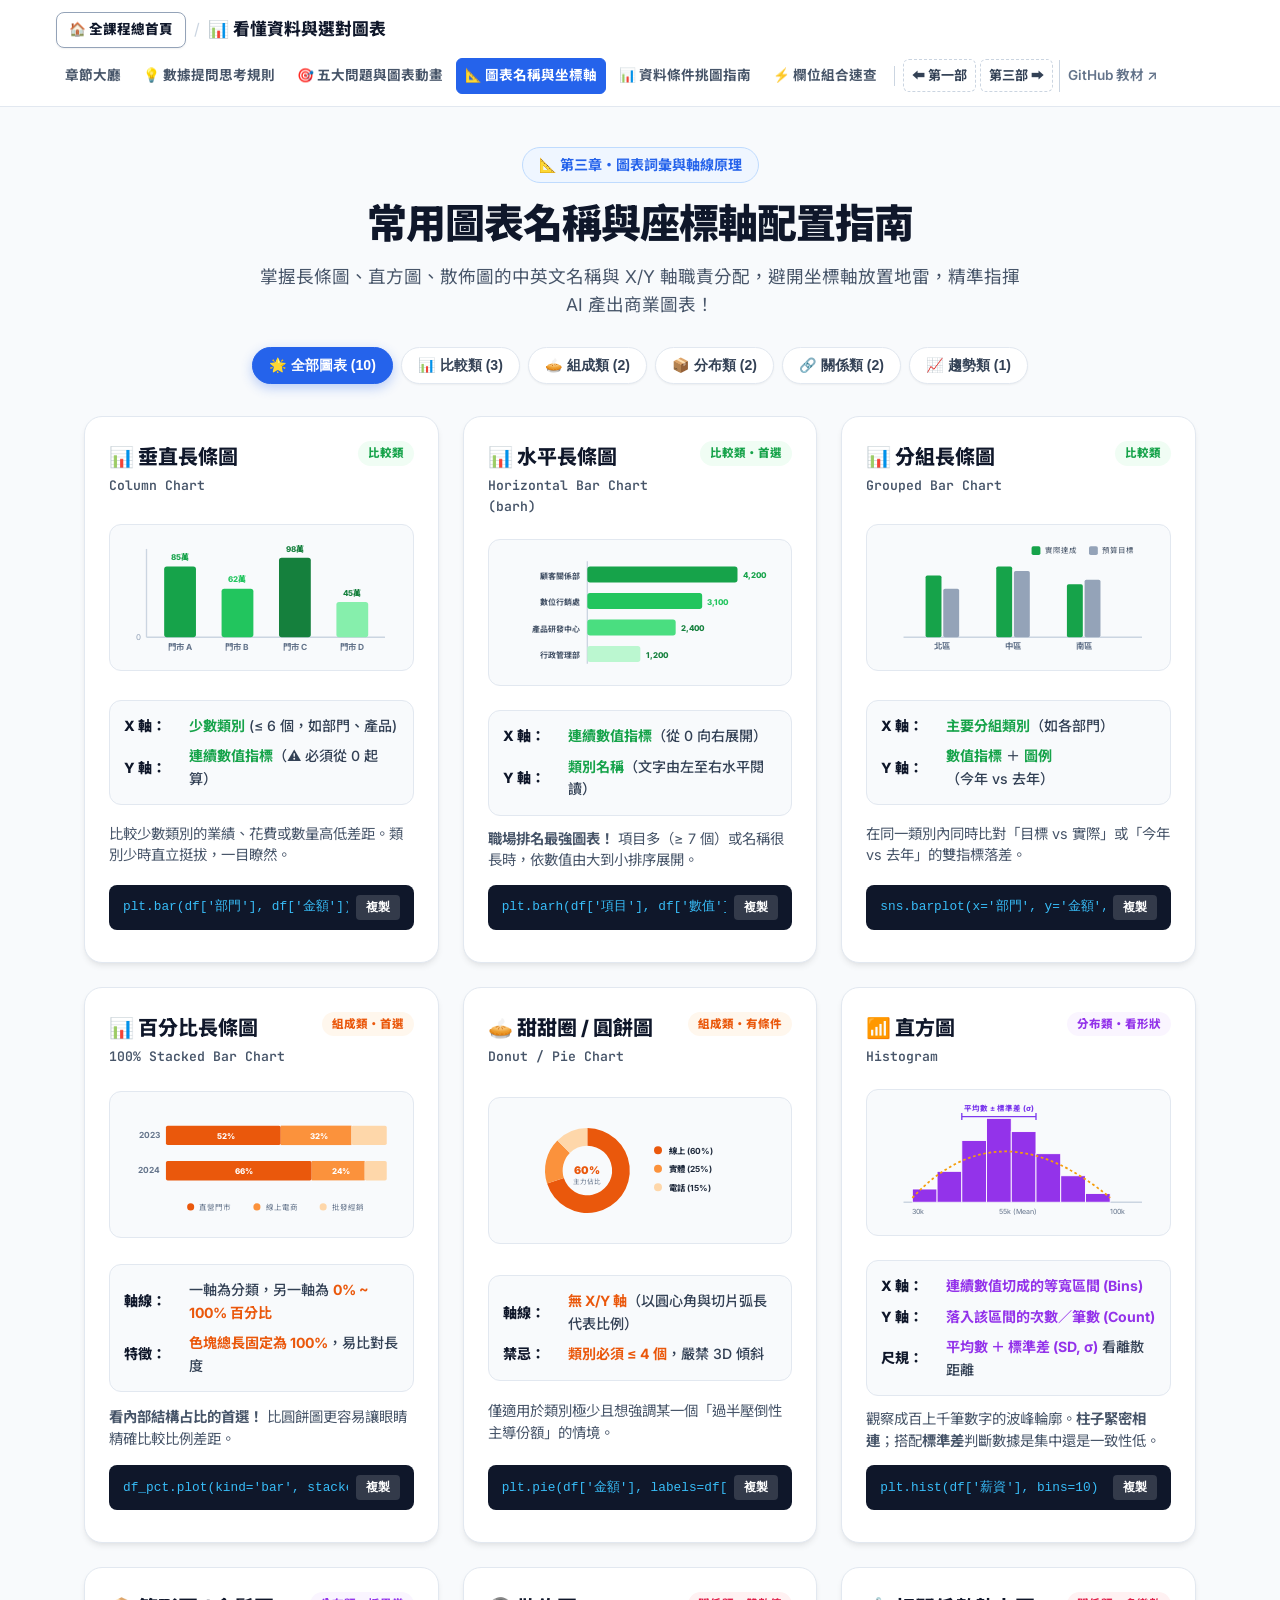
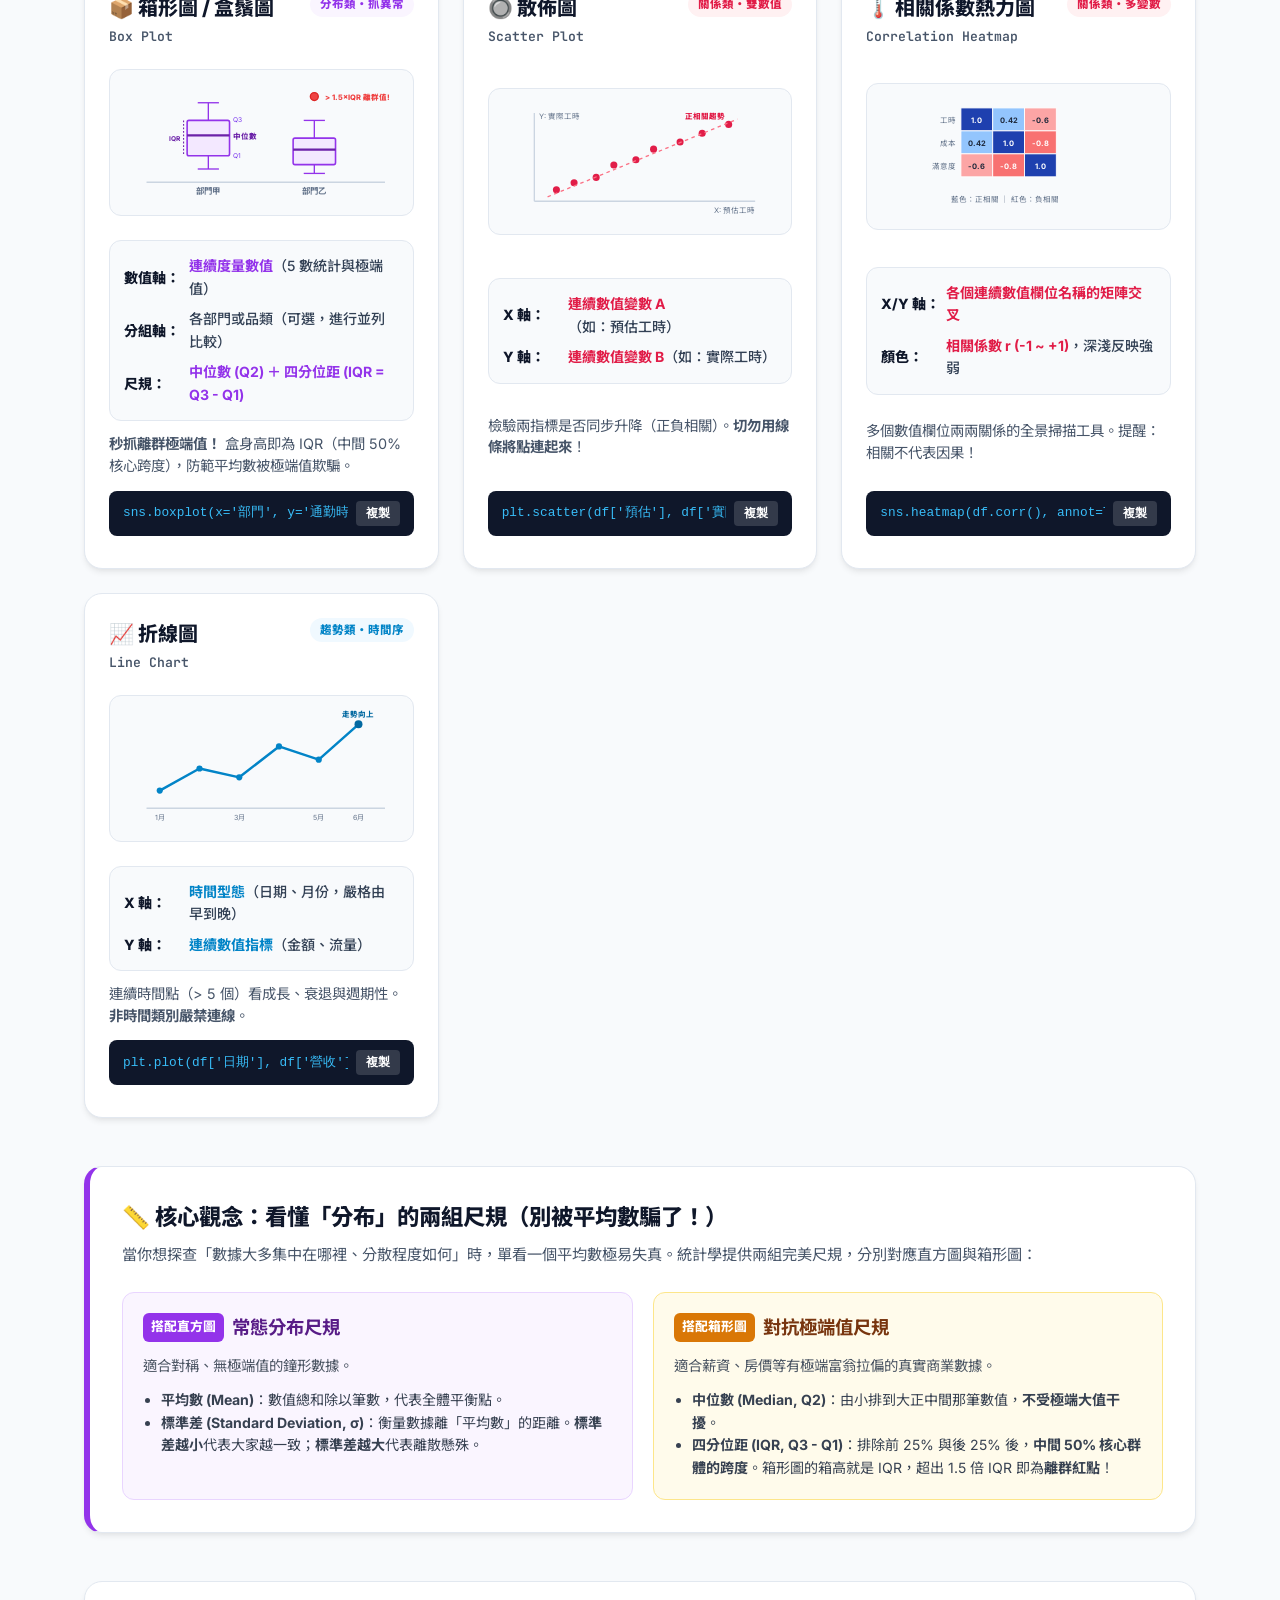
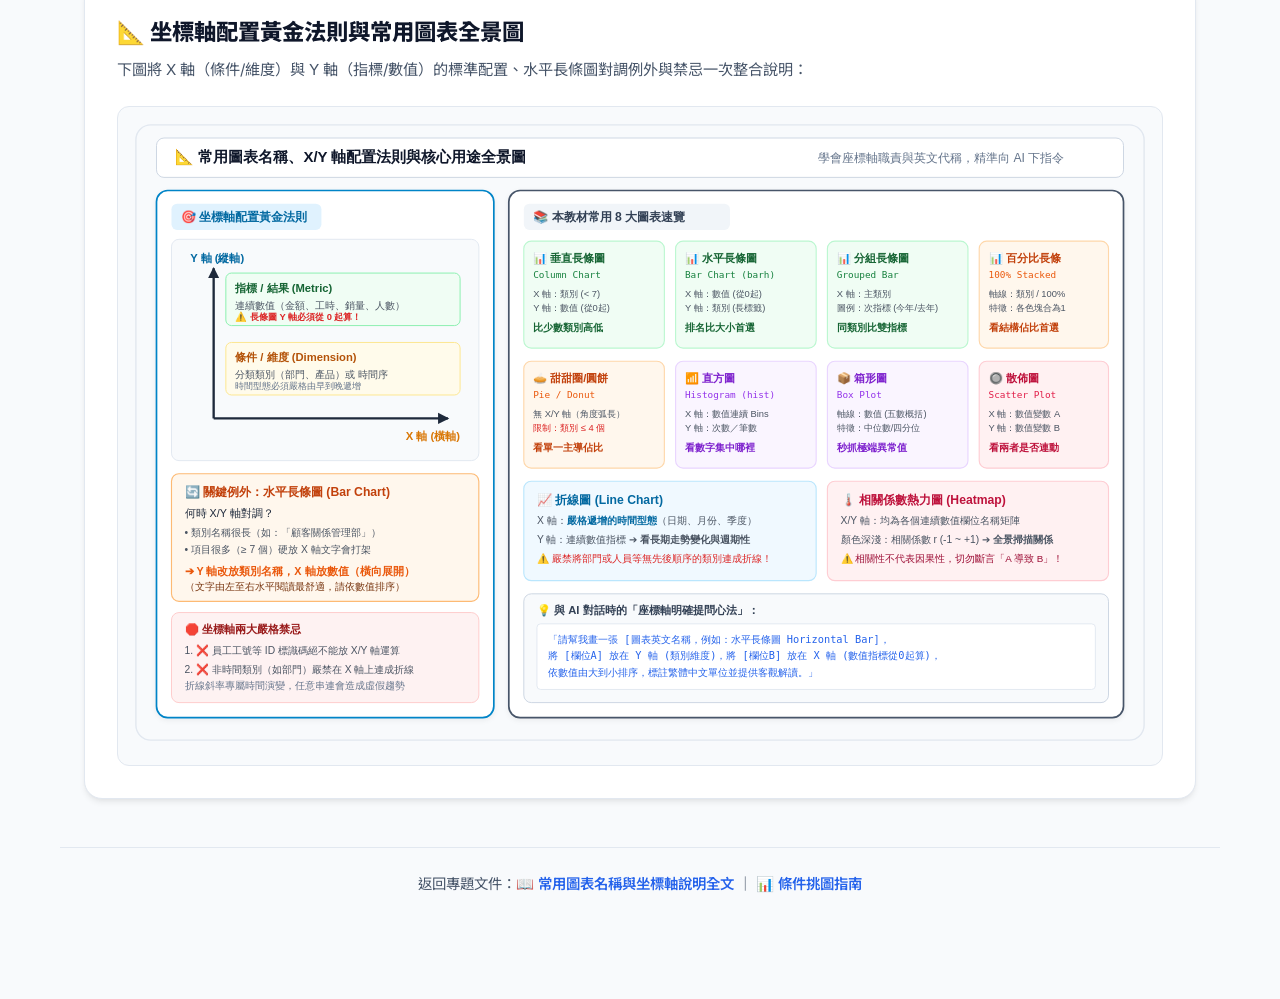
<file: docs/chart-selection/chart-vocabulary.html>
<!DOCTYPE html>
<html lang="zh-TW">
<head>
  <meta charset="UTF-8">
  <meta name="viewport" content="width=device-width, initial-scale=1.0">
  <title>常用圖表名稱與座標軸配置指南 | 圖表思維互動實驗室</title>
  <meta name="description" content="學習常用圖表的中英文名稱、X/Y 軸配置規範與核心用途，掌握向 AI 提問的視覺化關鍵字。">
  <link rel="preconnect" href="https://fonts.googleapis.com">
  <link rel="preconnect" href="https://fonts.gstatic.com" crossorigin>
  <link href="https://fonts.googleapis.com/css2?family=Inter:wght@400;500;600;700;800;900&family=Noto+Sans+TC:wght@400;500;700;900&family=JetBrains+Mono:wght@400;600&display=swap" rel="stylesheet">
  <style>
    :root {
      --primary: #2563eb;
      --primary-light: #eff6ff;
      --primary-border: #bfdbfe;
      --slate-50: #f8fafc;
      --slate-100: #f1f5f9;
      --slate-200: #e2e8f0;
      --slate-300: #cbd5e1;
      --slate-600: #475569;
      --slate-700: #334155;
      --slate-800: #1e293b;
      --slate-900: #0f172a;
      --radius-lg: 18px;
      --radius-md: 12px;
      --shadow-sm: 0 1px 2px rgba(0,0,0,0.05);
      --shadow-md: 0 4px 6px -1px rgba(0,0,0,0.08), 0 2px 4px -2px rgba(0,0,0,0.04);
      --shadow-xl: 0 20px 25px -5px rgba(0,0,0,0.08), 0 10px 10px -5px rgba(0,0,0,0.03);
    }

    * { box-sizing: border-box; margin: 0; padding: 0; }

    body {
      font-family: 'Inter', 'Noto Sans TC', -apple-system, sans-serif;
      background: #F8FAFC;
      color: var(--slate-800);
      line-height: 1.6;
      padding-bottom: 80px;
    }

    .container {
      max-width: 1160px;
      margin: 0 auto;
      padding: 0 24px;
    }

    /* Hero */
    .hero {
      max-width: 960px;
      margin: 40px auto 28px;
      padding: 0 24px;
      text-align: center;
    }
    .hero-badge {
      display: inline-flex;
      align-items: center;
      gap: 6px;
      padding: 6px 16px;
      background: var(--primary-light);
      border: 1px solid var(--primary-border);
      border-radius: 999px;
      color: var(--primary);
      font-size: 0.88rem;
      font-weight: 700;
      margin-bottom: 16px;
    }
    .hero h1 {
      font-size: 2.5rem;
      font-weight: 900;
      color: var(--slate-900);
      letter-spacing: -0.025em;
      margin-bottom: 14px;
      line-height: 1.25;
    }
    .hero p {
      font-size: 1.1rem;
      color: var(--slate-600);
      max-width: 760px;
      margin: 0 auto;
    }

    /* 篩選標籤 */
    .filter-tabs {
      display: flex;
      justify-content: center;
      gap: 8px;
      margin-bottom: 32px;
      flex-wrap: wrap;
    }
    .filter-btn {
      background: #FFFFFF;
      border: 1px solid var(--slate-200);
      padding: 8px 16px;
      border-radius: 999px;
      font-size: 0.88rem;
      font-weight: 700;
      color: var(--slate-700);
      cursor: pointer;
      transition: all 0.2s ease;
      box-shadow: var(--shadow-sm);
    }
    .filter-btn:hover {
      border-color: var(--primary);
      color: var(--primary);
    }
    .filter-btn.active {
      background: var(--primary);
      border-color: var(--primary);
      color: #FFFFFF;
      box-shadow: 0 4px 12px rgba(37, 99, 235, 0.3);
    }

    /* 卡片網格 */
    .grid-container {
      display: grid;
      grid-template-columns: repeat(auto-fill, minmax(340px, 1fr));
      gap: 24px;
      margin-bottom: 48px;
    }

    .chart-card {
      background: #FFFFFF;
      border: 1.5px solid var(--slate-200);
      border-radius: var(--radius-lg);
      padding: 24px;
      box-shadow: var(--shadow-md);
      display: flex;
      flex-direction: column;
      justify-content: space-between;
      transition: all 0.25s cubic-bezier(0.4, 0, 0.2, 1);
      position: relative;
    }
    .chart-card:hover {
      transform: translateY(-4px);
      box-shadow: var(--shadow-xl);
      border-color: var(--theme-color, var(--primary));
    }

    .card-head {
      display: flex;
      justify-content: space-between;
      align-items: flex-start;
      margin-bottom: 10px;
    }
    .chart-title-group {
      display: flex;
      flex-direction: column;
    }
    .chart-name-cn {
      font-size: 1.25rem;
      font-weight: 800;
      color: var(--slate-900);
      display: flex;
      align-items: center;
      gap: 6px;
    }
    .chart-name-en {
      font-family: 'JetBrains Mono', Consolas, Menlo, monospace;
      font-size: 0.82rem;
      color: var(--slate-600);
      font-weight: 600;
      margin-top: 2px;
    }
    .category-badge {
      font-size: 0.72rem;
      font-weight: 800;
      padding: 3px 10px;
      border-radius: 999px;
      background: var(--theme-light, #EFF6FF);
      color: var(--theme-color, #2563EB);
      white-space: nowrap;
    }

    /* 圖表 SVG 縮圖容器 */
    .chart-visual-box {
      background: var(--slate-50);
      border: 1px solid var(--slate-200);
      border-radius: var(--radius-md);
      padding: 10px;
      margin: 12px 0;
      display: flex;
      align-items: center;
      justify-content: center;
      min-height: 140px;
    }
    .chart-visual-box svg {
      width: 100%;
      height: 125px;
      display: block;
    }

    /* 座標軸資訊盒 */
    .axes-box {
      background: var(--slate-50);
      border: 1px solid var(--slate-200);
      border-radius: var(--radius-md);
      padding: 14px;
      margin: 12px 0;
      display: flex;
      flex-direction: column;
      gap: 8px;
    }
    .axis-row {
      display: flex;
      align-items: center;
      font-size: 0.88rem;
    }
    .axis-label {
      width: 65px;
      font-weight: 800;
      color: var(--slate-900);
      display: inline-flex;
      align-items: center;
      gap: 4px;
    }
    .axis-val {
      color: var(--slate-700);
      font-weight: 500;
      flex: 1;
    }
    .axis-val strong {
      color: var(--theme-color, var(--primary));
    }

    .chart-desc {
      font-size: 0.9rem;
      color: var(--slate-600);
      margin-bottom: 14px;
      line-height: 1.5;
    }

    .code-preview {
      background: #0F172A;
      color: #38BDF8;
      font-family: 'JetBrains Mono', Consolas, Menlo, monospace;
      font-size: 0.8rem;
      padding: 10px 14px;
      border-radius: 8px;
      margin-bottom: 8px;
      display: flex;
      justify-content: space-between;
      align-items: center;
      gap: 8px;
    }
    .code-preview code {
      overflow-x: auto;
      white-space: nowrap;
    }

    .copy-btn {
      background: rgba(255,255,255,0.15);
      border: none;
      color: #FFFFFF;
      font-size: 0.75rem;
      font-weight: 700;
      padding: 4px 10px;
      border-radius: 4px;
      cursor: pointer;
      transition: background 0.2s;
      white-space: nowrap;
    }
    .copy-btn:hover {
      background: rgba(255,255,255,0.3);
    }

    /* 軸線原則全景圖區塊 */
    .infographic-section {
      background: #FFFFFF;
      border: 1.5px solid var(--slate-200);
      border-radius: var(--radius-lg);
      padding: 32px;
      margin-bottom: 48px;
      box-shadow: var(--shadow-md);
    }
    .infographic-section h2 {
      font-size: 1.4rem;
      font-weight: 800;
      color: var(--slate-900);
      margin-bottom: 8px;
      display: flex;
      align-items: center;
      gap: 8px;
    }
    .infographic-section p {
      color: var(--slate-600);
      font-size: 0.95rem;
      margin-bottom: 24px;
    }
    .svg-container {
      width: 100%;
      overflow-x: auto;
      text-align: center;
      background: #F8FAFC;
      border-radius: var(--radius-md);
      padding: 16px;
      border: 1px solid var(--slate-200);
    }
    .svg-container img {
      max-width: 100%;
      height: auto;
      border-radius: 8px;
    }

    footer {
      max-width: 1160px;
      margin: 48px auto 0;
      padding: 24px;
      border-top: 1px solid var(--slate-200);
      text-align: center;
      color: var(--slate-600);
      font-size: 0.9rem;
    }
    footer a {
      color: var(--primary);
      text-decoration: none;
      font-weight: 600;
    }
    footer a:hover {
      text-decoration: underline;
    }
  </style>
  <script src="./js/nav.js"></script>
</head>
<body>

  <!-- Hero -->
  <section class="hero">
    <div class="hero-badge">📐 第三章・圖表詞彙與軸線原理</div>
    <h1>常用圖表名稱與座標軸配置指南</h1>
    <p>掌握長條圖、直方圖、散佈圖的中英文名稱與 X/Y 軸職責分配，避開坐標軸放置地雷，精準指揮 AI 產出商業圖表！</p>
  </section>

  <div class="container">

    <!-- 類別篩選按鈕 -->
    <div class="filter-tabs">
      <button class="filter-btn active" data-filter="all">🌟 全部圖表 (10)</button>
      <button class="filter-btn" data-filter="comp">📊 比較類 (3)</button>
      <button class="filter-btn" data-filter="compst">🥧 組成類 (2)</button>
      <button class="filter-btn" data-filter="dist">📦 分布類 (2)</button>
      <button class="filter-btn" data-filter="rel">🔗 關係類 (2)</button>
      <button class="filter-btn" data-filter="trend">📈 趨勢類 (1)</button>
    </div>

    <!-- 圖表卡片清單 -->
    <div class="grid-container" id="chartGrid">
      
      <!-- 1. 垂直長條圖 -->
      <div class="chart-card" data-cat="comp" style="--theme-color: #16A34A; --theme-light: #F0FDF4;">
        <div class="card-head">
          <div class="chart-title-group">
            <span class="chart-name-cn">📊 垂直長條圖</span>
            <span class="chart-name-en">Column Chart</span>
          </div>
          <span class="category-badge">比較類</span>
        </div>
        <div class="chart-visual-box">
          <svg viewBox="0 0 320 140">
            <line x1="30" y1="115" x2="300" y2="115" stroke="#CBD5E1" stroke-width="1.5" />
            <line x1="30" y1="15" x2="30" y2="115" stroke="#CBD5E1" stroke-width="1.5" />
            <text x="24" y="118" font-size="9" fill="#94A3B8" text-anchor="end">0</text>
            <rect x="50" y="35" width="36" height="80" rx="3" fill="#16A34A" />
            <text x="68" y="130" font-size="9.5" fill="#64748B" font-weight="700" text-anchor="middle">門市 A</text>
            <text x="68" y="28" font-size="9" fill="#16A34A" font-weight="800" text-anchor="middle">85萬</text>
            <rect x="115" y="60" width="36" height="55" rx="3" fill="#22C55E" />
            <text x="133" y="130" font-size="9.5" fill="#64748B" font-weight="700" text-anchor="middle">門市 B</text>
            <text x="133" y="53" font-size="9" fill="#22C55E" font-weight="800" text-anchor="middle">62萬</text>
            <rect x="180" y="25" width="36" height="90" rx="3" fill="#15803D" />
            <text x="198" y="130" font-size="9.5" fill="#64748B" font-weight="700" text-anchor="middle">門市 C</text>
            <text x="198" y="18" font-size="9" fill="#15803D" font-weight="800" text-anchor="middle">98萬</text>
            <rect x="245" y="75" width="36" height="40" rx="3" fill="#86EFAC" />
            <text x="263" y="130" font-size="9.5" fill="#64748B" font-weight="700" text-anchor="middle">門市 D</text>
            <text x="263" y="68" font-size="9" fill="#15803D" font-weight="800" text-anchor="middle">45萬</text>
          </svg>
        </div>
        <div class="axes-box">
          <div class="axis-row">
            <span class="axis-label">X 軸：</span>
            <span class="axis-val"><strong>少數類別</strong> (≤ 6 個，如部門、產品)</span>
          </div>
          <div class="axis-row">
            <span class="axis-label">Y 軸：</span>
            <span class="axis-val"><strong>連續數值指標</strong>（⚠️ 必須從 0 起算）</span>
          </div>
        </div>
        <p class="chart-desc">比較少數類別的業績、花費或數量高低差距。類別少時直立挺拔，一目瞭然。</p>
        <div class="code-preview">
          <code>plt.bar(df['部門'], df['金額'])</code>
          <button class="copy-btn" onclick="copyText('plt.bar(df[\'部門\'], df[\'金額\'])')">複製</button>
        </div>
      </div>

      <!-- 2. 水平長條圖 -->
      <div class="chart-card" data-cat="comp" style="--theme-color: #16A34A; --theme-light: #F0FDF4;">
        <div class="card-head">
          <div class="chart-title-group">
            <span class="chart-name-cn">📊 水平長條圖</span>
            <span class="chart-name-en">Horizontal Bar Chart (barh)</span>
          </div>
          <span class="category-badge">比較類・首選</span>
        </div>
        <div class="chart-visual-box">
          <svg viewBox="0 0 320 140">
            <line x1="100" y1="12" x2="100" y2="128" stroke="#CBD5E1" stroke-width="1.5" />
            <text x="92" y="32" font-size="9" fill="#475569" font-weight="700" text-anchor="end">顧客關係部</text>
            <rect x="100" y="18" width="170" height="18" rx="3" fill="#16A34A" />
            <text x="276" y="31" font-size="9" fill="#16A34A" font-weight="800">4,200</text>
            <text x="92" y="62" font-size="9" fill="#475569" font-weight="700" text-anchor="end">數位行銷處</text>
            <rect x="100" y="48" width="130" height="18" rx="3" fill="#22C55E" />
            <text x="236" y="61" font-size="9" fill="#22C55E" font-weight="800">3,100</text>
            <text x="92" y="92" font-size="9" fill="#475569" font-weight="700" text-anchor="end">產品研發中心</text>
            <rect x="100" y="78" width="100" height="18" rx="3" fill="#4ADE80" />
            <text x="206" y="91" font-size="9" fill="#15803D" font-weight="800">2,400</text>
            <text x="92" y="122" font-size="9" fill="#475569" font-weight="700" text-anchor="end">行政管理部</text>
            <rect x="100" y="108" width="60" height="18" rx="3" fill="#BBF7D0" />
            <text x="166" y="121" font-size="9" fill="#15803D" font-weight="800">1,200</text>
          </svg>
        </div>
        <div class="axes-box">
          <div class="axis-row">
            <span class="axis-label">X 軸：</span>
            <span class="axis-val"><strong>連續數值指標</strong>（從 0 向右展開）</span>
          </div>
          <div class="axis-row">
            <span class="axis-label">Y 軸：</span>
            <span class="axis-val"><strong>類別名稱</strong>（文字由左至右水平閱讀）</span>
          </div>
        </div>
        <p class="chart-desc"><strong>職場排名最強圖表！</strong> 項目多（≥ 7 個）或名稱很長時，依數值由大到小排序展開。</p>
        <div class="code-preview">
          <code>plt.barh(df['項目'], df['數值'])</code>
          <button class="copy-btn" onclick="copyText('plt.barh(df[\'項目\'], df[\'數值\'])')">複製</button>
        </div>
      </div>

      <!-- 3. 分組長條圖 -->
      <div class="chart-card" data-cat="comp" style="--theme-color: #16A34A; --theme-light: #F0FDF4;">
        <div class="card-head">
          <div class="chart-title-group">
            <span class="chart-name-cn">📊 分組長條圖</span>
            <span class="chart-name-en">Grouped Bar Chart</span>
          </div>
          <span class="category-badge">比較類</span>
        </div>
        <div class="chart-visual-box">
          <svg viewBox="0 0 320 140">
            <line x1="30" y1="115" x2="300" y2="115" stroke="#CBD5E1" stroke-width="1.5" />
            <rect x="175" y="12" width="10" height="10" fill="#16A34A" rx="2" />
            <text x="190" y="20" font-size="8.5" fill="#475569">實際達成</text>
            <rect x="240" y="12" width="10" height="10" fill="#94A3B8" rx="2" />
            <text x="255" y="20" font-size="8.5" fill="#475569">預算目標</text>
            <!-- 組 1 -->
            <rect x="55" y="45" width="18" height="70" rx="2" fill="#16A34A" />
            <rect x="75" y="60" width="18" height="55" rx="2" fill="#94A3B8" />
            <text x="74" y="128" font-size="9.5" fill="#64748B" font-weight="700" text-anchor="middle">北區</text>
            <!-- 組 2 -->
            <rect x="135" y="35" width="18" height="80" rx="2" fill="#16A34A" />
            <rect x="155" y="40" width="18" height="75" rx="2" fill="#94A3B8" />
            <text x="154" y="128" font-size="9.5" fill="#64748B" font-weight="700" text-anchor="middle">中區</text>
            <!-- 組 3 -->
            <rect x="215" y="55" width="18" height="60" rx="2" fill="#16A34A" />
            <rect x="235" y="50" width="18" height="65" rx="2" fill="#94A3B8" />
            <text x="234" y="128" font-size="9.5" fill="#64748B" font-weight="700" text-anchor="middle">南區</text>
          </svg>
        </div>
        <div class="axes-box">
          <div class="axis-row">
            <span class="axis-label">X 軸：</span>
            <span class="axis-val"><strong>主要分組類別</strong>（如各部門）</span>
          </div>
          <div class="axis-row">
            <span class="axis-label">Y 軸：</span>
            <span class="axis-val"><strong>數值指標</strong> ＋ <strong>圖例</strong>（今年 vs 去年）</span>
          </div>
        </div>
        <p class="chart-desc">在同一類別內同時比對「目標 vs 實際」或「今年 vs 去年」的雙指標落差。</p>
        <div class="code-preview">
          <code>sns.barplot(x='部門', y='金額', hue='年度')</code>
          <button class="copy-btn" onclick="copyText('sns.barplot(x=\'部門\', y=\'金額\', hue=\'年度\', data=df)')">複製</button>
        </div>
      </div>

      <!-- 4. 百分比長條圖 -->
      <div class="chart-card" data-cat="compst" style="--theme-color: #EA580C; --theme-light: #FFF7ED;">
        <div class="card-head">
          <div class="chart-title-group">
            <span class="chart-name-cn">📊 百分比長條圖</span>
            <span class="chart-name-en">100% Stacked Bar Chart</span>
          </div>
          <span class="category-badge">組成類・首選</span>
        </div>
        <div class="chart-visual-box">
          <svg viewBox="0 0 320 140">
            <!-- 組 A -->
            <text x="45" y="40" font-size="9.5" fill="#64748B" font-weight="700" text-anchor="end">2023</text>
            <rect x="52" y="26" width="130" height="22" fill="#EA580C" rx="2" />
            <rect x="182" y="26" width="80" height="22" fill="#FB923C" />
            <rect x="262" y="26" width="40" height="22" fill="#FED7AA" rx="2" />
            <text x="110" y="41" font-size="9" fill="#FFF" font-weight="800">52%</text>
            <text x="215" y="41" font-size="9" fill="#FFF" font-weight="800">32%</text>
            <!-- 組 B -->
            <text x="45" y="80" font-size="9.5" fill="#64748B" font-weight="700" text-anchor="end">2024</text>
            <rect x="52" y="66" width="165" height="22" fill="#EA580C" rx="2" />
            <rect x="217" y="66" width="60" height="22" fill="#FB923C" />
            <rect x="277" y="66" width="25" height="22" fill="#FED7AA" rx="2" />
            <text x="130" y="81" font-size="9" fill="#FFF" font-weight="800">66%</text>
            <text x="240" y="81" font-size="9" fill="#FFF" font-weight="800">24%</text>
            <!-- 圖例 -->
            <circle cx="80" cy="118" r="4" fill="#EA580C" />
            <text x="90" y="121" font-size="8.5" fill="#64748B">直營門市</text>
            <circle cx="155" cy="118" r="4" fill="#FB923C" />
            <text x="165" y="121" font-size="8.5" fill="#64748B">線上電商</text>
            <circle cx="230" cy="118" r="4" fill="#FED7AA" />
            <text x="240" y="121" font-size="8.5" fill="#64748B">批發經銷</text>
          </svg>
        </div>
        <div class="axes-box">
          <div class="axis-row">
            <span class="axis-label">軸線：</span>
            <span class="axis-val">一軸為分類，另一軸為 <strong>0% ~ 100% 百分比</strong></span>
          </div>
          <div class="axis-row">
            <span class="axis-label">特徵：</span>
            <span class="axis-val"><strong>色塊總長固定為 100%</strong>，易比對長度</span>
          </div>
        </div>
        <p class="chart-desc"><strong>看內部結構占比的首選！</strong> 比圓餅圖更容易讓眼睛精確比較比例差距。</p>
        <div class="code-preview">
          <code>df_pct.plot(kind='bar', stacked=True)</code>
          <button class="copy-btn" onclick="copyText('df_pct.plot(kind=\'bar\', stacked=True)')">複製</button>
        </div>
      </div>

      <!-- 5. 甜甜圈/圓餅圖 -->
      <div class="chart-card" data-cat="compst" style="--theme-color: #EA580C; --theme-light: #FFF7ED;">
        <div class="card-head">
          <div class="chart-title-group">
            <span class="chart-name-cn">🥧 甜甜圈 / 圓餅圖</span>
            <span class="chart-name-en">Donut / Pie Chart</span>
          </div>
          <span class="category-badge">組成類・有條件</span>
        </div>
        <div class="chart-visual-box">
          <svg viewBox="0 0 320 140">
            <g transform="translate(100, 70)">
              <!-- S1 (60%): 216 deg -->
              <path d="M 0 -48 A 48 48 0 1 1 -45.6 14.8 L -26.6 8.6 A 28 28 0 1 0 0 -28 Z" fill="#EA580C" />
              <!-- S2 (25%): 90 deg -->
              <path d="M -45.6 14.8 A 48 48 0 0 1 -33.9 -33.9 L -19.8 -19.8 A 28 28 0 0 0 -26.6 8.6 Z" fill="#FB923C" />
              <!-- S3 (15%): 54 deg -->
              <path d="M -33.9 -33.9 A 48 48 0 0 1 0 -48 L 0 -28 A 28 28 0 0 0 -19.8 -19.8 Z" fill="#FED7AA" />
              <text x="0" y="4" font-size="12" font-weight="900" fill="#EA580C" text-anchor="middle">60%</text>
              <text x="0" y="15" font-size="7.5" fill="#64748B" text-anchor="middle">主力佔比</text>
            </g>
            <g transform="translate(180, 42)">
              <circle cx="0" cy="5" r="4.5" fill="#EA580C" />
              <text x="12" y="9" font-size="9.5" font-weight="700" fill="#1E293B">線上 (60%)</text>
              <circle cx="0" cy="26" r="4.5" fill="#FB923C" />
              <text x="12" y="30" font-size="9.5" font-weight="700" fill="#1E293B">實體 (25%)</text>
              <circle cx="0" cy="47" r="4.5" fill="#FED7AA" />
              <text x="12" y="51" font-size="9.5" font-weight="700" fill="#1E293B">電話 (15%)</text>
            </g>
          </svg>
        </div>
        <div class="axes-box">
          <div class="axis-row">
            <span class="axis-label">軸線：</span>
            <span class="axis-val"><strong>無 X/Y 軸</strong>（以圓心角與切片弧長代表比例）</span>
          </div>
          <div class="axis-row">
            <span class="axis-label">禁忌：</span>
            <span class="axis-val"><strong>類別必須 ≤ 4 個</strong>，嚴禁 3D 傾斜</span>
          </div>
        </div>
        <p class="chart-desc">僅適用於類別極少且想強調某一個「過半壓倒性主導份額」的情境。</p>
        <div class="code-preview">
          <code>plt.pie(df['金額'], labels=df['類別'])</code>
          <button class="copy-btn" onclick="copyText('plt.pie(df[\'金額\'], labels=df[\'類別\'], autopct=\'%1.1f%%\')')">複製</button>
        </div>
      </div>

      <!-- 6. 直方圖 -->
      <div class="chart-card" data-cat="dist" style="--theme-color: #9333EA; --theme-light: #FAF5FF;">
        <div class="card-head">
          <div class="chart-title-group">
            <span class="chart-name-cn">📶 直方圖</span>
            <span class="chart-name-en">Histogram</span>
          </div>
          <span class="category-badge">分布類・看形狀</span>
        </div>
        <div class="chart-visual-box">
          <svg viewBox="0 0 320 140">
            <line x1="30" y1="115" x2="300" y2="115" stroke="#CBD5E1" stroke-width="1.5" />
            <g fill="#9333EA" stroke="#FFFFFF" stroke-width="1">
              <rect x="40" y="100" width="28" height="15" />
              <rect x="68" y="80" width="28" height="35" />
              <rect x="96" y="45" width="28" height="70" />
              <rect x="124" y="20" width="28" height="95" />
              <rect x="152" y="35" width="28" height="80" />
              <rect x="180" y="60" width="28" height="55" />
              <rect x="208" y="85" width="28" height="30" />
              <rect x="236" y="105" width="28" height="10" />
            </g>
            <path d="M 40 110 Q 138 5 264 110" fill="none" stroke="#F59E0B" stroke-width="2" stroke-dasharray="3,3" />
            <!-- 標準差範圍標記 -->
            <line x1="96" y1="18" x2="180" y2="18" stroke="#7C3AED" stroke-width="1.5" />
            <line x1="96" y1="14" x2="96" y2="22" stroke="#7C3AED" stroke-width="1.5" />
            <line x1="180" y1="14" x2="180" y2="22" stroke="#7C3AED" stroke-width="1.5" />
            <text x="138" y="12" font-size="8.5" fill="#7C3AED" font-weight="800" text-anchor="middle">平均數 ± 標準差 (σ)</text>
            <text x="40" y="128" font-size="8" fill="#64748B">30k</text>
            <text x="138" y="128" font-size="8" fill="#64748B">55k (Mean)</text>
            <text x="264" y="128" font-size="8" fill="#64748B">100k</text>
          </svg>
        </div>
        <div class="axes-box">
          <div class="axis-row">
            <span class="axis-label">X 軸：</span>
            <span class="axis-val"><strong>連續數值切成的等寬區間 (Bins)</strong></span>
          </div>
          <div class="axis-row">
            <span class="axis-label">Y 軸：</span>
            <span class="axis-val"><strong>落入該區間的次數／筆數 (Count)</strong></span>
          </div>
          <div class="axis-row">
            <span class="axis-label">尺規：</span>
            <span class="axis-val"><strong>平均數 ＋ 標準差 (SD, σ)</strong> 看離散距離</span>
          </div>
        </div>
        <p class="chart-desc">觀察成百上千筆數字的波峰輪廓。<strong>柱子緊密相連</strong>；搭配<strong>標準差</strong>判斷數據是集中還是一致性低。</p>
        <div class="code-preview">
          <code>plt.hist(df['薪資'], bins=10)</code>
          <button class="copy-btn" onclick="copyText('plt.hist(df[\'薪資\'], bins=10, edgecolor=\'black\')')">複製</button>
        </div>
      </div>

      <!-- 7. 箱形圖 -->
      <div class="chart-card" data-cat="dist" style="--theme-color: #9333EA; --theme-light: #FAF5FF;">
        <div class="card-head">
          <div class="chart-title-group">
            <span class="chart-name-cn">📦 箱形圖 / 盒鬚圖</span>
            <span class="chart-name-en">Box Plot</span>
          </div>
          <span class="category-badge">分布類・抓異常</span>
        </div>
        <div class="chart-visual-box">
          <svg viewBox="0 0 320 140">
            <line x1="30" y1="115" x2="300" y2="115" stroke="#CBD5E1" stroke-width="1.5" />
            <!-- 組 A -->
            <g transform="translate(100, 0)">
              <line x1="0" y1="100" x2="0" y2="25" stroke="#9333EA" stroke-width="1.5" />
              <line x1="-12" y1="100" x2="12" y2="100" stroke="#9333EA" stroke-width="1.5" />
              <line x1="-12" y1="25" x2="12" y2="25" stroke="#9333EA" stroke-width="1.5" />
              <rect x="-24" y="45" width="48" height="40" fill="#F3E8FF" stroke="#9333EA" stroke-width="1.8" rx="2" />
              <!-- IQR 標記 -->
              <line x1="-28" y1="45" x2="-28" y2="85" stroke="#6B21A8" stroke-width="1.2" stroke-dasharray="2 2" />
              <text x="-32" y="68" font-size="7.5" fill="#6B21A8" font-weight="700" text-anchor="end">IQR</text>
              <line x1="-24" y1="62" x2="24" y2="62" stroke="#6B21A8" stroke-width="2.5" />
              <text x="28" y="66" font-size="8.5" fill="#6B21A8" font-weight="800">中位數</text>
              <text x="28" y="47" font-size="7.5" fill="#7C3AED">Q3</text>
              <text x="28" y="87" font-size="7.5" fill="#7C3AED">Q1</text>
              <text x="0" y="128" font-size="9.5" fill="#64748B" font-weight="700" text-anchor="middle">部門甲</text>
            </g>
            <!-- 組 B + 離群點 -->
            <g transform="translate(220, 0)">
              <line x1="0" y1="105" x2="0" y2="45" stroke="#9333EA" stroke-width="1.5" />
              <line x1="-12" y1="105" x2="12" y2="105" stroke="#9333EA" stroke-width="1.5" />
              <line x1="-12" y1="45" x2="12" y2="45" stroke="#9333EA" stroke-width="1.5" />
              <rect x="-24" y="65" width="48" height="30" fill="#F3E8FF" stroke="#9333EA" stroke-width="1.8" rx="2" />
              <line x1="-24" y1="78" x2="24" y2="78" stroke="#6B21A8" stroke-width="2.5" />
              <circle cx="0" cy="18" r="4.5" fill="#EF4444" stroke="#DC2626" stroke-width="1.5" />
              <text x="12" y="22" font-size="8.5" fill="#EF4444" font-weight="800">> 1.5×IQR 離群值!</text>
              <text x="0" y="128" font-size="9.5" fill="#64748B" font-weight="700" text-anchor="middle">部門乙</text>
            </g>
          </svg>
        </div>
        <div class="axes-box">
          <div class="axis-row">
            <span class="axis-label">數值軸：</span>
            <span class="axis-val"><strong>連續度量數值</strong>（5 數統計與極端值）</span>
          </div>
          <div class="axis-row">
            <span class="axis-label">分組軸：</span>
            <span class="axis-val">各部門或品類（可選，進行並列比較）</span>
          </div>
          <div class="axis-row">
            <span class="axis-label">尺規：</span>
            <span class="axis-val"><strong>中位數 (Q2) ＋ 四分位距 (IQR = Q3 - Q1)</strong></span>
          </div>
        </div>
        <p class="chart-desc"><strong>秒抓離群極端值！</strong> 盒身高即為 IQR（中間 50% 核心跨度），防範平均數被極端值欺騙。</p>
        <div class="code-preview">
          <code>sns.boxplot(x='部門', y='通勤時間')</code>
          <button class="copy-btn" onclick="copyText('sns.boxplot(x=\'部門\', y=\'通勤時間\', data=df)')">複製</button>
        </div>
      </div>

      <!-- 8. 散佈圖 -->
      <div class="chart-card" data-cat="rel" style="--theme-color: #E11D48; --theme-light: #FFF1F2;">
        <div class="card-head">
          <div class="chart-title-group">
            <span class="chart-name-cn">🔘 散佈圖</span>
            <span class="chart-name-en">Scatter Plot</span>
          </div>
          <span class="category-badge">關係類・雙數值</span>
        </div>
        <div class="chart-visual-box">
          <svg viewBox="0 0 320 140">
            <line x1="40" y1="115" x2="290" y2="115" stroke="#CBD5E1" stroke-width="1.5" />
            <line x1="40" y1="15" x2="40" y2="115" stroke="#CBD5E1" stroke-width="1.5" />
            <text x="290" y="128" font-size="8.5" fill="#64748B" text-anchor="end">X: 預估工時</text>
            <text x="45" y="22" font-size="8.5" fill="#64748B">Y: 實際工時</text>
            <g fill="#E11D48">
              <circle cx="65" cy="102" r="4" />
              <circle cx="85" cy="94" r="4" />
              <circle cx="110" cy="88" r="4" />
              <circle cx="130" cy="74" r="4" />
              <circle cx="155" cy="68" r="4" />
              <circle cx="175" cy="56" r="4" />
              <circle cx="205" cy="48" r="4" />
              <circle cx="230" cy="38" r="4" />
              <circle cx="260" cy="28" r="4" />
            </g>
            <line x1="55" y1="110" x2="270" y2="22" stroke="#FB7185" stroke-width="1.5" stroke-dasharray="4,4" />
            <text x="210" y="22" font-size="8.5" fill="#E11D48" font-weight="800">正相關趨勢</text>
          </svg>
        </div>
        <div class="axes-box">
          <div class="axis-row">
            <span class="axis-label">X 軸：</span>
            <span class="axis-val"><strong>連續數值變數 A</strong>（如：預估工時）</span>
          </div>
          <div class="axis-row">
            <span class="axis-label">Y 軸：</span>
            <span class="axis-val"><strong>連續數值變數 B</strong>（如：實際工時）</span>
          </div>
        </div>
        <p class="chart-desc">檢驗兩指標是否同步升降（正負相關）。<strong>切勿用線條將點連起來</strong>！</p>
        <div class="code-preview">
          <code>plt.scatter(df['預估'], df['實際'])</code>
          <button class="copy-btn" onclick="copyText('plt.scatter(df[\'預估\'], df[\'實際\'])')">複製</button>
        </div>
      </div>

      <!-- 9. 相關熱力圖 -->
      <div class="chart-card" data-cat="rel" style="--theme-color: #E11D48; --theme-light: #FFF1F2;">
        <div class="card-head">
          <div class="chart-title-group">
            <span class="chart-name-cn">🌡️ 相關係數熱力圖</span>
            <span class="chart-name-en">Correlation Heatmap</span>
          </div>
          <span class="category-badge">關係類・多變數</span>
        </div>
        <div class="chart-visual-box">
          <svg viewBox="0 0 320 140">
            <g transform="translate(95, 15)">
              <rect x="0" y="0" width="36" height="26" fill="#1E40AF" stroke="#FFF" />
              <text x="18" y="17" font-size="8.5" fill="#FFF" font-weight="700" text-anchor="middle">1.0</text>
              <rect x="36" y="0" width="36" height="26" fill="#93C5FD" stroke="#FFF" />
              <text x="54" y="17" font-size="8.5" fill="#1E293B" font-weight="700" text-anchor="middle">0.42</text>
              <rect x="72" y="0" width="36" height="26" fill="#FCA5A5" stroke="#FFF" />
              <text x="90" y="17" font-size="8.5" fill="#1E293B" font-weight="700" text-anchor="middle">-0.6</text>

              <rect x="0" y="26" width="36" height="26" fill="#93C5FD" stroke="#FFF" />
              <text x="18" y="43" font-size="8.5" fill="#1E293B" font-weight="700" text-anchor="middle">0.42</text>
              <rect x="36" y="26" width="36" height="26" fill="#1E40AF" stroke="#FFF" />
              <text x="54" y="43" font-size="8.5" fill="#FFF" font-weight="700" text-anchor="middle">1.0</text>
              <rect x="72" y="26" width="36" height="26" fill="#F87171" stroke="#FFF" />
              <text x="90" y="43" font-size="8.5" fill="#FFF" font-weight="700" text-anchor="middle">-0.8</text>

              <rect x="0" y="52" width="36" height="26" fill="#FCA5A5" stroke="#FFF" />
              <text x="18" y="69" font-size="8.5" fill="#1E293B" font-weight="700" text-anchor="middle">-0.6</text>
              <rect x="36" y="52" width="36" height="26" fill="#F87171" stroke="#FFF" />
              <text x="54" y="69" font-size="8.5" fill="#FFF" font-weight="700" text-anchor="middle">-0.8</text>
              <rect x="72" y="52" width="36" height="26" fill="#1E40AF" stroke="#FFF" />
              <text x="90" y="69" font-size="8.5" fill="#FFF" font-weight="700" text-anchor="middle">1.0</text>
              
              <text x="-6" y="17" font-size="8.5" fill="#64748B" text-anchor="end">工時</text>
              <text x="-6" y="43" font-size="8.5" fill="#64748B" text-anchor="end">成本</text>
              <text x="-6" y="69" font-size="8.5" fill="#64748B" text-anchor="end">滿意度</text>
            </g>
            <text x="145" y="122" font-size="8.5" fill="#64748B" text-anchor="middle">藍色：正相關 ｜ 紅色：負相關</text>
          </svg>
        </div>
        <div class="axes-box">
          <div class="axis-row">
            <span class="axis-label">X/Y 軸：</span>
            <span class="axis-val"><strong>各個連續數值欄位名稱的矩陣交叉</strong></span>
          </div>
          <div class="axis-row">
            <span class="axis-label">顏色：</span>
            <span class="axis-val"><strong>相關係數 r (-1 ~ +1)</strong>，深淺反映強弱</span>
          </div>
        </div>
        <p class="chart-desc">多個數值欄位兩兩關係的全景掃描工具。提醒：相關不代表因果！</p>
        <div class="code-preview">
          <code>sns.heatmap(df.corr(), annot=True)</code>
          <button class="copy-btn" onclick="copyText('sns.heatmap(df.corr(), annot=True, cmap=\'coolwarm\')')">複製</button>
        </div>
      </div>

      <!-- 10. 折線圖 -->
      <div class="chart-card" data-cat="trend" style="--theme-color: #0284C7; --theme-light: #F0F9FF;">
        <div class="card-head">
          <div class="chart-title-group">
            <span class="chart-name-cn">📈 折線圖</span>
            <span class="chart-name-en">Line Chart</span>
          </div>
          <span class="category-badge">趨勢類・時間序</span>
        </div>
        <div class="chart-visual-box">
          <svg viewBox="0 0 320 140">
            <line x1="30" y1="115" x2="300" y2="115" stroke="#CBD5E1" stroke-width="1.5" />
            <path d="M 45 95 L 90 70 L 135 80 L 180 45 L 225 60 L 270 20" fill="none" stroke="#0284C7" stroke-width="2.8" stroke-linecap="round" stroke-linejoin="round" />
            <g fill="#0284C7">
              <circle cx="45" cy="95" r="3.5" />
              <circle cx="90" cy="70" r="3.5" />
              <circle cx="135" cy="80" r="3.5" />
              <circle cx="180" cy="45" r="3.5" />
              <circle cx="225" cy="60" r="3.5" />
              <circle cx="270" cy="20" r="4.5" fill="#0369A1" />
            </g>
            <text x="270" y="12" font-size="8.5" fill="#0369A1" font-weight="800" text-anchor="middle">走勢向上</text>
            <text x="45" y="128" font-size="8" fill="#64748B" text-anchor="middle">1月</text>
            <text x="135" y="128" font-size="8" fill="#64748B" text-anchor="middle">3月</text>
            <text x="225" y="128" font-size="8" fill="#64748B" text-anchor="middle">5月</text>
            <text x="270" y="128" font-size="8" fill="#64748B" text-anchor="middle">6月</text>
          </svg>
        </div>
        <div class="axes-box">
          <div class="axis-row">
            <span class="axis-label">X 軸：</span>
            <span class="axis-val"><strong>時間型態</strong>（日期、月份，嚴格由早到晚）</span>
          </div>
          <div class="axis-row">
            <span class="axis-label">Y 軸：</span>
            <span class="axis-val"><strong>連續數值指標</strong>（金額、流量）</span>
          </div>
        </div>
        <p class="chart-desc">連續時間點（> 5 個）看成長、衰退與週期性。<strong>非時間類別嚴禁連線</strong>。</p>
        <div class="code-preview">
          <code>plt.plot(df['日期'], df['營收'])</code>
          <button class="copy-btn" onclick="copyText('plt.plot(df[\'日期\'], df[\'營收\'], marker=\'o\')')">複製</button>
        </div>
      </div>

    </div>

    <!-- 分布兩大尺規核心觀念區塊 -->
    <div class="infographic-section" id="distribution-metrics" style="border-left: 6px solid #9333EA;">
      <h2>📏 核心觀念：看懂「分布」的兩組尺規（別被平均數騙了！）</h2>
      <p>當你想探查「數據大多集中在哪裡、分散程度如何」時，單看一個平均數極易失真。統計學提供兩組完美尺規，分別對應直方圖與箱形圖：</p>
      
      <div style="display: grid; grid-template-columns: repeat(auto-fit, minmax(280px, 1fr)); gap: 20px; margin-top: 16px;">
        <!-- 常態分布尺規 -->
        <div style="background: #FAF5FF; border: 1.5px solid #E9D5FF; border-radius: 12px; padding: 20px;">
          <div style="display: flex; align-items: center; gap: 8px; margin-bottom: 12px;">
            <span style="background: #9333EA; color: #fff; padding: 4px 8px; border-radius: 6px; font-size: 0.8rem; font-weight: 800;">搭配直方圖</span>
            <h3 style="margin: 0; font-size: 1.15rem; color: #581C87;">常態分布尺規</h3>
          </div>
          <p style="font-size: 0.9rem; color: #4B5563; margin-bottom: 12px;">適合對稱、無極端值的鐘形數據。</p>
          <ul style="margin: 0; padding-left: 18px; font-size: 0.88rem; color: #374151; line-height: 1.6;">
            <li><strong>平均數 (Mean)</strong>：數值總和除以筆數，代表全體平衡點。</li>
            <li><strong>標準差 (Standard Deviation, σ)</strong>：衡量數據離「平均數」的距離。<strong>標準差越小</strong>代表大家越一致；<strong>標準差越大</strong>代表離散懸殊。</li>
          </ul>
        </div>

        <!-- 極端值防禦尺規 -->
        <div style="background: #FFFBEB; border: 1.5px solid #FDE68A; border-radius: 12px; padding: 20px;">
          <div style="display: flex; align-items: center; gap: 8px; margin-bottom: 12px;">
            <span style="background: #D97706; color: #fff; padding: 4px 8px; border-radius: 6px; font-size: 0.8rem; font-weight: 800;">搭配箱形圖</span>
            <h3 style="margin: 0; font-size: 1.15rem; color: #78350F;">對抗極端值尺規</h3>
          </div>
          <p style="font-size: 0.9rem; color: #4B5563; margin-bottom: 12px;">適合薪資、房價等有極端富翁拉偏的真實商業數據。</p>
          <ul style="margin: 0; padding-left: 18px; font-size: 0.88rem; color: #374151; line-height: 1.6;">
            <li><strong>中位數 (Median, Q2)</strong>：由小排到大正中間那筆數值，<strong>不受極端大值干擾</strong>。</li>
            <li><strong>四分位距 (IQR, Q3 - Q1)</strong>：排除前 25% 與後 25% 後，<strong>中間 50% 核心群體的跨度</strong>。箱形圖的箱高就是 IQR，超出 1.5 倍 IQR 即為<strong>離群紅點</strong>！</li>
          </ul>
        </div>
      </div>
    </div>

    <!-- 坐標軸配置與圖表基礎 SVG 全景圖 -->
    <div class="infographic-section">
      <h2>📐 坐標軸配置黃金法則與常用圖表全景圖</h2>
      <p>下圖將 X 軸（條件/維度）與 Y 軸（指標/數值）的標準配置、水平長條圖對調例外與禁忌一次整合說明：</p>
      <div class="svg-container">
        <img src="./images/坐標軸配置與常用圖表說明.svg" alt="坐標軸配置與常用圖表說明">
      </div>
    </div>

  </div>

  <!-- 頁尾 -->
  <footer>
    <p>返回專題文件：<a href="https://github.com/roberthsu2003/ai-excel-analytics/tree/main/02_%E7%9C%8B%E6%87%82%E8%B3%87%E6%96%99%E8%88%87%E9%81%B8%E5%B0%8D%E5%9C%96%E8%A1%A8/%E5%B8%B8%E7%94%A8%E5%9C%96%E8%A1%A8%E5%90%8D%E7%A8%B1%E8%88%87%E5%9D%90%E6%A8%99%E8%BB%B8%E8%AA%AA%E6%98%8E" target="_blank">📖 常用圖表名稱與坐標軸說明全文</a> ｜ <a href="./chart-matrix.html">📊 條件挑圖指南</a></p>
  </footer>

  <script>
    // 篩選功能
    const filterBtns = document.querySelectorAll('.filter-btn');
    const cards = document.querySelectorAll('.chart-card');

    filterBtns.forEach(btn => {
      btn.addEventListener('click', () => {
        filterBtns.forEach(b => b.classList.remove('active'));
        btn.classList.add('active');
        const filter = btn.dataset.filter;

        cards.forEach(card => {
          if (filter === 'all' || card.dataset.cat === filter) {
            card.style.display = 'flex';
          } else {
            card.style.display = 'none';
          }
        });
      });
    });

    // 複製程式碼功能
    function copyText(text) {
      navigator.clipboard.writeText(text).then(() => {
        alert('已複製到剪貼簿：\n' + text);
      }).catch(err => {
        console.error('複製失敗：', err);
      });
    }
  </script>
</body>
</html>
</file>
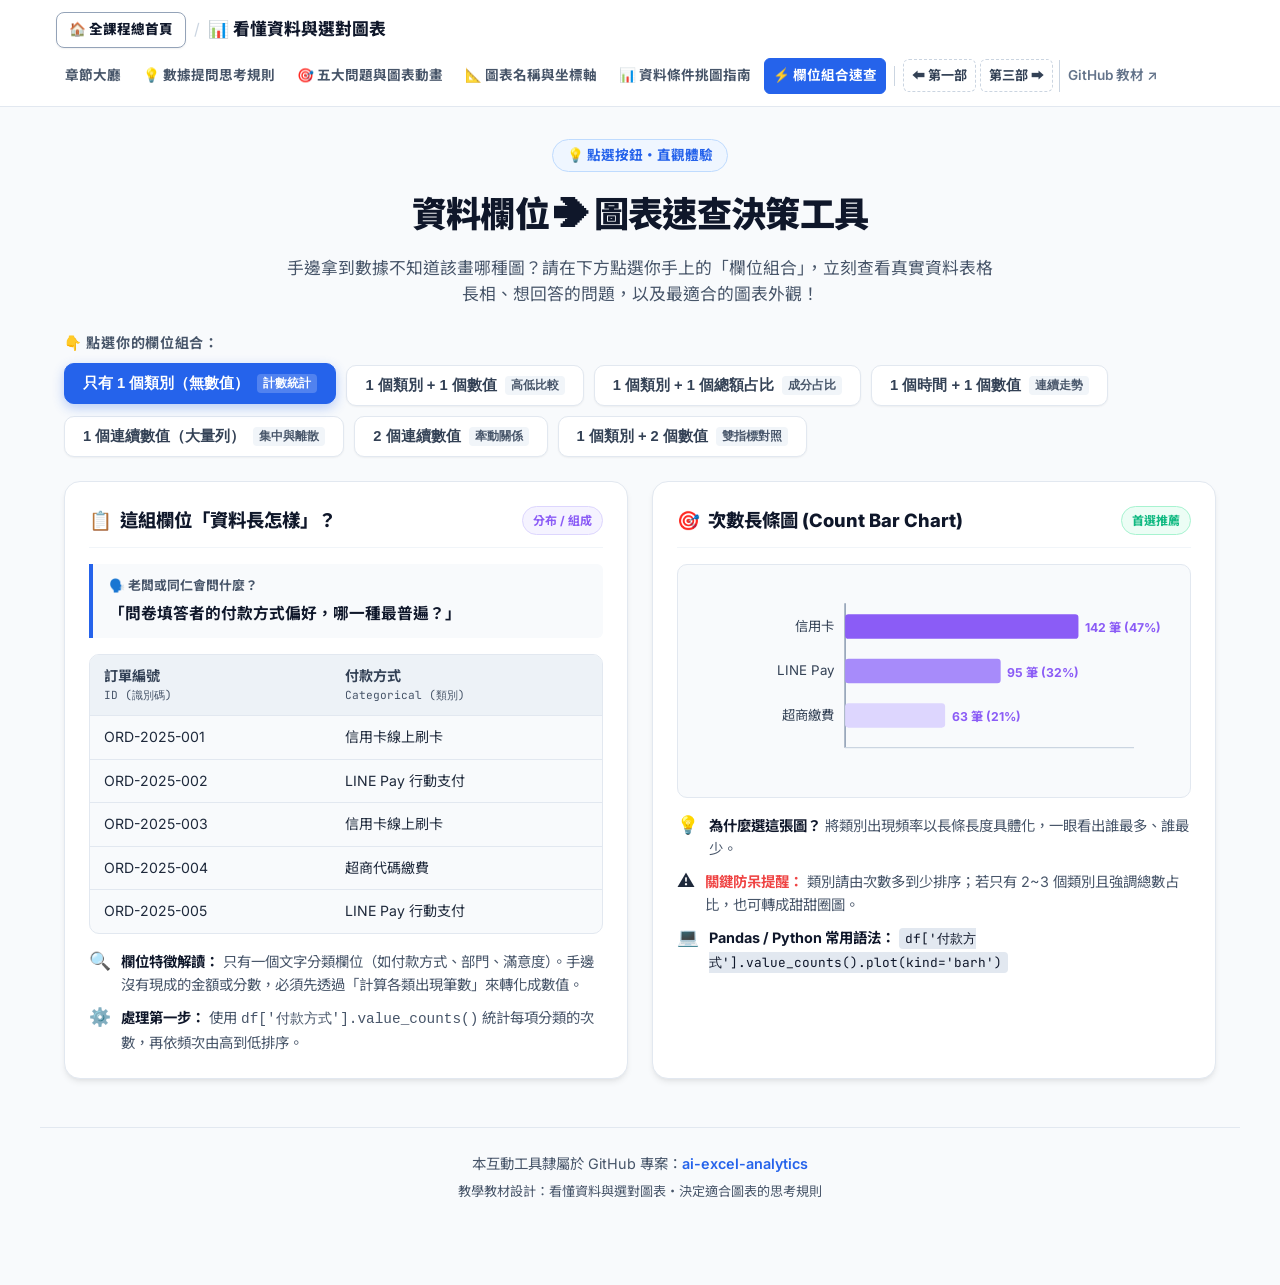
<file: docs/chart-selection/field-combinations.html>
<!DOCTYPE html>
<html lang="zh-TW">
<head>
  <meta charset="UTF-8">
  <meta name="viewport" content="width=device-width, initial-scale=1.0">
  <title>數據欄位與選圖決策速查工具 | 看懂資料與選對圖表</title>
  <meta name="description" content="互動式數據欄位與圖表挑選速查工具，透過點選手邊的資料欄位組合，立即了解資料長相、問題類型與最合適的推薦圖表。">
  <link rel="preconnect" href="https://fonts.googleapis.com">
  <link rel="preconnect" href="https://fonts.gstatic.com" crossorigin>
  <link href="https://fonts.googleapis.com/css2?family=Inter:wght@400;500;600;700;800&family=Noto+Sans+TC:wght@400;500;700;900&family=JetBrains+Mono:wght@400;600&display=swap" rel="stylesheet">
  <style>
    :root {
      --primary: #2563eb;
      --primary-light: #eff6ff;
      --primary-border: #bfdbfe;
      --success: #10b981;
      --success-light: #ecfdf5;
      --warning: #f59e0b;
      --warning-light: #fffbeb;
      --danger: #ef4444;
      --danger-light: #fef2f2;
      --purple: #8b5cf6;
      --purple-light: #f5f3ff;
      --slate-50: #f8fafc;
      --slate-100: #f1f5f9;
      --slate-200: #e2e8f0;
      --slate-300: #cbd5e1;
      --slate-600: #475569;
      --slate-700: #334155;
      --slate-800: #1e293b;
      --slate-900: #0f172a;
      --radius-lg: 16px;
      --radius-md: 10px;
      --radius-sm: 6px;
      --shadow-sm: 0 1px 2px rgba(0,0,0,0.05);
      --shadow-md: 0 4px 6px -1px rgba(0,0,0,0.08), 0 2px 4px -2px rgba(0,0,0,0.05);
      --shadow-lg: 0 10px 15px -3px rgba(0,0,0,0.08), 0 4px 6px -4px rgba(0,0,0,0.03);
    }

    * { box-sizing: border-box; margin: 0; padding: 0; }

    body {
      font-family: 'Inter', 'Noto Sans TC', -apple-system, sans-serif;
      background: #F8FAFC;
      color: var(--slate-800);
      line-height: 1.6;
      padding-bottom: 60px;
    }

    /* 頂部導航 */
    header {
      background: rgba(255, 255, 255, 0.88);
      backdrop-filter: blur(12px);
      border-bottom: 1px solid var(--slate-200);
      position: sticky;
      top: 0;
      z-index: 100;
    }
    .nav-container {
      max-width: 1200px;
      margin: 0 auto;
      padding: 14px 24px;
      display: flex;
      justify-content: space-between;
      align-items: center;
    }
    .logo {
      display: flex;
      align-items: center;
      gap: 10px;
      font-weight: 800;
      font-size: 1.15rem;
      color: var(--slate-900);
      text-decoration: none;
    }
    .logo-badge {
      background: var(--primary);
      color: #fff;
      font-size: 0.75rem;
      padding: 3px 8px;
      border-radius: 999px;
      font-weight: 700;
    }
    .nav-links a {
      color: var(--slate-600);
      text-decoration: none;
      font-size: 0.9rem;
      font-weight: 600;
      padding: 6px 14px;
      border-radius: var(--radius-sm);
      transition: all 0.2s ease;
    }
    .nav-links a:hover {
      background: var(--slate-100);
      color: var(--primary);
    }

    /* Hero 區域 */
    .hero {
      max-width: 1200px;
      margin: 32px auto 24px;
      padding: 0 24px;
      text-align: center;
    }
    .hero-badge {
      display: inline-flex;
      align-items: center;
      gap: 6px;
      padding: 5px 14px;
      background: var(--primary-light);
      border: 1px solid var(--primary-border);
      border-radius: 999px;
      color: var(--primary);
      font-size: 0.85rem;
      font-weight: 700;
      margin-bottom: 14px;
    }
    .hero h1 {
      font-size: 2.2rem;
      font-weight: 900;
      color: var(--slate-900);
      letter-spacing: -0.02em;
      margin-bottom: 12px;
    }
    .hero p {
      font-size: 1.05rem;
      color: var(--slate-600);
      max-width: 720px;
      margin: 0 auto;
    }

    /* 主容器 */
    .main-container {
      max-width: 1200px;
      margin: 0 auto;
      padding: 0 24px;
    }

    /* 按鈕清單區塊 (Tabs) */
    .selector-section {
      margin-bottom: 24px;
    }
    .selector-label {
      font-size: 0.88rem;
      font-weight: 700;
      color: var(--slate-600);
      text-transform: uppercase;
      letter-spacing: 0.05em;
      margin-bottom: 10px;
      display: flex;
      align-items: center;
      gap: 6px;
    }
    .buttons-grid {
      display: flex;
      flex-wrap: wrap;
      gap: 10px;
    }
    .combo-btn {
      background: #FFFFFF;
      border: 1.5px solid var(--slate-200);
      padding: 10px 18px;
      border-radius: var(--radius-md);
      font-size: 0.92rem;
      font-weight: 600;
      color: var(--slate-700);
      cursor: pointer;
      display: flex;
      align-items: center;
      gap: 8px;
      box-shadow: var(--shadow-sm);
      transition: all 0.2s cubic-bezier(0.4, 0, 0.2, 1);
    }
    .combo-btn:hover {
      border-color: var(--primary);
      color: var(--primary);
      transform: translateY(-2px);
      box-shadow: var(--shadow-md);
    }
    .combo-btn.active {
      background: var(--primary);
      border-color: var(--primary);
      color: #FFFFFF;
      box-shadow: 0 4px 12px rgba(37, 99, 235, 0.3);
      transform: translateY(-2px);
    }
    .combo-btn .btn-badge {
      font-size: 0.72rem;
      padding: 2px 6px;
      border-radius: 4px;
      background: var(--slate-100);
      color: var(--slate-600);
    }
    .combo-btn.active .btn-badge {
      background: rgba(255, 255, 255, 0.2);
      color: #FFFFFF;
    }

    /* 互動兩欄展示卡片 */
    .display-panel {
      display: grid;
      grid-template-columns: 1fr 1fr;
      gap: 24px;
    }
    @media (max-width: 900px) {
      .display-panel {
        grid-template-columns: minmax(0, 1fr);
      }
    }

    /* 單個卡片外觀 */
    .card {
      background: #FFFFFF;
      border: 1px solid var(--slate-200);
      border-radius: var(--radius-lg);
      padding: 24px;
      box-shadow: var(--shadow-md);
      display: flex;
      flex-direction: column;
      animation: fadeIn 0.3s ease;
    }
    @keyframes fadeIn {
      from { opacity: 0; transform: translateY(6px); }
      to { opacity: 1; transform: translateY(0); }
    }

    .card-header {
      display: flex;
      justify-content: space-between;
      align-items: center;
      margin-bottom: 16px;
      padding-bottom: 12px;
      border-bottom: 1px solid var(--slate-100);
    }
    .card-title {
      font-size: 1.15rem;
      font-weight: 800;
      color: var(--slate-900);
      display: flex;
      align-items: center;
      gap: 8px;
    }
    .tag {
      font-size: 0.75rem;
      font-weight: 700;
      padding: 4px 10px;
      border-radius: 999px;
    }
    .tag-blue { background: var(--primary-light); color: var(--primary); border: 1px solid var(--primary-border); }
    .tag-green { background: var(--success-light); color: var(--success); border: 1px solid #a7f3d0; }
    .tag-orange { background: #fff7ed; color: #c2410c; border: 1px solid #fed7aa; }
    .tag-purple { background: var(--purple-light); color: var(--purple); border: 1px solid #ddd6fe; }
    .tag-red { background: var(--danger-light); color: var(--danger); border: 1px solid #fecaca; }

    /* 資料表格模擬 (Mock DataFrame) */
    .table-container {
      background: var(--slate-50);
      border: 1px solid var(--slate-200);
      border-radius: var(--radius-md);
      overflow-x: auto;
      margin-bottom: 16px;
    }
    table {
      width: 100%;
      border-collapse: collapse;
      font-size: 0.88rem;
      text-align: left;
    }
    th {
      background: #edf2f7;
      padding: 10px 14px;
      color: var(--slate-700);
      font-weight: 700;
      border-bottom: 1px solid var(--slate-200);
    }
    th .col-type {
      display: block;
      font-family: 'JetBrains Mono', monospace;
      font-size: 0.7rem;
      font-weight: normal;
      color: var(--slate-600);
    }
    td {
      padding: 10px 14px;
      border-bottom: 1px solid var(--slate-200);
      color: var(--slate-800);
    }
    tr:last-child td {
      border-bottom: none;
    }
    .cell-num {
      font-family: 'JetBrains Mono', monospace;
      text-align: right;
    }

    /* 情境提問方塊 */
    .scenario-box {
      background: #f8fafc;
      border-left: 4px solid var(--primary);
      padding: 12px 16px;
      border-radius: 0 var(--radius-sm) var(--radius-sm) 0;
      margin-bottom: 16px;
    }
    .scenario-box .q-title {
      font-size: 0.8rem;
      font-weight: 700;
      color: var(--slate-600);
      text-transform: uppercase;
      margin-bottom: 4px;
    }
    .scenario-box .q-text {
      font-size: 0.98rem;
      font-weight: 700;
      color: var(--slate-900);
    }

    /* 右側：圖表預覽卡 */
    .chart-preview-box {
      background: var(--slate-50);
      border: 1px solid var(--slate-200);
      border-radius: var(--radius-md);
      padding: 16px;
      display: flex;
      align-items: center;
      justify-content: center;
      min-height: 220px;
      margin-bottom: 16px;
    }
    .chart-preview-box svg {
      width: 100%;
      max-height: 200px;
    }

    /* 解釋與避坑提示 */
    .info-list {
      display: flex;
      flex-direction: column;
      gap: 10px;
    }
    .info-item {
      display: flex;
      gap: 10px;
      font-size: 0.9rem;
    }
    .info-icon {
      font-size: 1.1rem;
      line-height: 1.3;
    }
    .info-content strong {
      color: var(--slate-900);
    }
    .info-content {
      color: var(--slate-600);
    }
    .code-pill {
      font-family: 'JetBrains Mono', monospace;
      background: #e2e8f0;
      padding: 2px 6px;
      border-radius: 4px;
      font-size: 0.8rem;
      color: #0f172a;
    }

    /* 頁尾 */
    footer {
      max-width: 1200px;
      margin: 48px auto 0;
      padding: 24px;
      border-top: 1px solid var(--slate-200);
      text-align: center;
      color: var(--slate-600);
      font-size: 0.9rem;
    }
    footer a {
      color: var(--primary);
      text-decoration: none;
      font-weight: 600;
    }
    footer a:hover {
      text-decoration: underline;
    }
  </style>
  <script src="./js/nav.js"></script>
</head>
<body>

  <!-- Hero -->
  <section class="hero">
    <div class="hero-badge">💡 點選按鈕・直觀體驗</div>
    <h1>資料欄位 ➔ 圖表速查決策工具</h1>
    <p>手邊拿到數據不知道該畫哪種圖？請在下方點選你手上的「欄位組合」，立刻查看真實資料表格長相、想回答的問題，以及最適合的圖表外觀！</p>
  </section>

  <!-- 主體操作區 -->
  <main class="main-container">

    <!-- 按鈕選單 -->
    <section class="selector-section">
      <div class="selector-label">👇 點選你的欄位組合：</div>
      <div class="buttons-grid" id="btnGroup">
        <!-- 由 JS 動態生成按鈕 -->
      </div>
    </section>

    <!-- 雙欄展示 -->
    <section class="display-panel" id="displayPanel">
      
      <!-- 左欄：資料長相 -->
      <div class="card">
        <div class="card-header">
          <div class="card-title">
            <span>📋</span>
            <span>這組欄位「資料長怎樣」？</span>
          </div>
          <span class="tag" id="problemTag">問題類型</span>
        </div>

        <div class="scenario-box">
          <div class="q-title">🗣️ 老闆或同仁會問什麼？</div>
          <div class="q-text" id="scenarioQuestion">載入中...</div>
        </div>

        <div class="table-container">
          <table id="mockTable">
            <!-- 由 JS 填入表格 -->
          </table>
        </div>

        <div class="info-list">
          <div class="info-item">
            <span class="info-icon">🔍</span>
            <div class="info-content">
              <strong>欄位特徵解讀：</strong>
              <span id="colExplanation">...</span>
            </div>
          </div>
          <div class="info-item">
            <span class="info-icon">⚙️</span>
            <div class="info-content">
              <strong>處理第一步：</strong>
              <span id="firstAction">...</span>
            </div>
          </div>
        </div>
      </div>

      <!-- 右欄：推薦圖表 -->
      <div class="card">
        <div class="card-header">
          <div class="card-title">
            <span>🎯</span>
            <span id="chartHeading">推薦圖表</span>
          </div>
          <span class="tag tag-green">首選推薦</span>
        </div>

        <div class="chart-preview-box" id="chartPreview">
          <!-- 由 JS 繪製 SVG 圖表 -->
        </div>

        <div class="info-list">
          <div class="info-item">
            <span class="info-icon">💡</span>
            <div class="info-content">
              <strong>為什麼選這張圖？</strong>
              <span id="whyChart">...</span>
            </div>
          </div>
          <div class="info-item">
            <span class="info-icon">⚠️</span>
            <div class="info-content">
              <strong style="color: var(--danger);">關鍵防呆提醒：</strong>
              <span id="warnChart">...</span>
            </div>
          </div>
          <div class="info-item">
            <span class="info-icon">💻</span>
            <div class="info-content">
              <strong>Pandas / Python 常用語法：</strong>
              <code class="code-pill" id="codeHint">df.plot()</code>
            </div>
          </div>
        </div>
      </div>

    </section>

  </main>

  <!-- 頁尾 -->
  <footer>
    <p>本互動工具隸屬於 GitHub 專案：<a href="https://github.com/roberthsu2003/ai-excel-analytics" target="_blank">ai-excel-analytics</a></p>
    <p style="margin-top: 6px; font-size: 0.82rem;">教學教材設計：看懂資料與選對圖表・決定適合圖表的思考規則</p>
  </footer>

  <script>
    // 7 大情境資料庫
    const scenarios = [
      {
        id: "cat_only",
        btnTitle: "只有 1 個類別（無數值）",
        btnBadge: "計數統計",
        problemType: "分布 / 組成",
        tagClass: "tag-purple",
        question: "「問卷填答者的付款方式偏好，哪一種最普遍？」",
        colExplanation: "只有一個文字分類欄位（如付款方式、部門、滿意度）。手邊沒有現成的金額或分數，必須先透過「計算各類出現筆數」來轉化成數值。",
        firstAction: "使用 <code>df['付款方式'].value_counts()</code> 統計每項分類的次數，再依頻次由高到低排序。",
        columns: [
          { name: "訂單編號", type: "ID (識別碼)" },
          { name: "付款方式", type: "Categorical (類別)" }
        ],
        rows: [
          ["ORD-2025-001", "信用卡線上刷卡"],
          ["ORD-2025-002", "LINE Pay 行動支付"],
          ["ORD-2025-003", "信用卡線上刷卡"],
          ["ORD-2025-004", "超商代碼繳費"],
          ["ORD-2025-005", "LINE Pay 行動支付"]
        ],
        chartName: "次數長條圖 (Count Bar Chart)",
        whyChart: "將類別出現頻率以長條長度具體化，一眼看出誰最多、誰最少。",
        warnChart: "類別請由次數多到少排序；若只有 2~3 個類別且強調總數占比，也可轉成甜甜圈圖。",
        codeHint: "df['付款方式'].value_counts().plot(kind='barh')",
        renderSVG: () => `
          <svg viewBox="0 0 400 180" xmlns="http://www.w3.org/2000/svg">
            <line x1="120" y1="20" x2="120" y2="150" stroke="#94A3B8" stroke-width="1.5"/>
            <line x1="120" y1="150" x2="380" y2="150" stroke="#CBD5E1" stroke-width="1"/>
            
            <text x="110" y="45" font-size="12" fill="#334155" text-anchor="end">信用卡</text>
            <rect x="120" y="30" width="210" height="22" rx="3" fill="#8B5CF6"/>
            <text x="336" y="46" font-size="11" fill="#8B5CF6" font-weight="bold">142 筆 (47%)</text>

            <text x="110" y="85" font-size="12" fill="#334155" text-anchor="end">LINE Pay</text>
            <rect x="120" y="70" width="140" height="22" rx="3" fill="#A78BFA"/>
            <text x="266" y="86" font-size="11" fill="#8B5CF6" font-weight="bold">95 筆 (32%)</text>

            <text x="110" y="125" font-size="12" fill="#334155" text-anchor="end">超商繳費</text>
            <rect x="120" y="110" width="90" height="22" rx="3" fill="#DDD6FE"/>
            <text x="216" y="126" font-size="11" fill="#8B5CF6" font-weight="bold">63 筆 (21%)</text>
          </svg>
        `
      },
      {
        id: "cat_num",
        btnTitle: "1 個類別 + 1 個數值",
        btnBadge: "高低比較",
        problemType: "比較 (Comparison)",
        tagClass: "tag-blue",
        question: "「各部門的年度總支出誰最多？差距多大？」",
        colExplanation: "包含 1 個名詞維度（部門）與 1 個量化指標（支出金額）。典型的比高低、分名次情境。",
        firstAction: "依金額由高到低排序（如研發部居首）；檢查 Y 軸基準是否從 0 開始。",
        columns: [
          { name: "部門名稱", type: "Categorical (類別)" },
          { name: "年度總支出 (萬元)", type: "Numerical (數值)" }
        ],
        rows: [
          ["研發一部", "450"],
          ["市場推廣部", "320"],
          ["客戶服務中心", "180"],
          ["人資行政部", "110"]
        ],
        chartName: "水平長條圖 (Horizontal Bar Chart)",
        whyChart: "人類眼睛對「水平長度」比對最敏銳，部門名稱文字水平展開好讀不折行。",
        warnChart: "長條圖基準線必須從 0 起跳！嚴禁截斷座標軸誇大微小差距。",
        codeHint: "df.sort_values('支出').plot(x='部門', y='支出', kind='barh')",
        renderSVG: () => `
          <svg viewBox="0 0 400 180" xmlns="http://www.w3.org/2000/svg">
            <line x1="100" y1="20" x2="100" y2="150" stroke="#94A3B8" stroke-width="1.5"/>
            <text x="90" y="45" font-size="12" fill="#334155" text-anchor="end">研發一部</text>
            <rect x="100" y="30" width="240" height="20" rx="3" fill="#2563EB"/>
            <text x="348" y="45" font-size="11" fill="#2563EB" font-weight="bold">450 萬</text>

            <text x="90" y="80" font-size="12" fill="#334155" text-anchor="end">市場推廣</text>
            <rect x="100" y="65" width="170" height="20" rx="3" fill="#3B82F6"/>
            <text x="278" y="80" font-size="11" fill="#3B82F6" font-weight="bold">320 萬</text>

            <text x="90" y="115" font-size="12" fill="#334155" text-anchor="end">客戶服務</text>
            <rect x="100" y="100" width="95" height="20" rx="3" fill="#60A5FA"/>
            <text x="203" y="115" font-size="11" fill="#60A5FA" font-weight="bold">180 萬</text>

            <text x="90" y="150" font-size="12" fill="#334155" text-anchor="end">人資行政</text>
            <rect x="100" y="135" width="60" height="20" rx="3" fill="#93C5FD"/>
            <text x="168" y="150" font-size="11" fill="#93C5FD" font-weight="bold">110 萬</text>
          </svg>
        `
      },
      {
        id: "cat_share",
        btnTitle: "1 個類別 + 1 個總額占比",
        btnBadge: "成分占比",
        problemType: "組成 (Composition)",
        tagClass: "tag-orange",
        question: "「4 種採購預算來源，各占了全體花費的幾成？」",
        colExplanation: "各分類加總起來正好等於 100%（或總採購預算），目的是觀察各部分與整體的結構關係。",
        firstAction: "確認全體加總是否為 100%，並在圖表下方或標題明確寫出「分母是全部採購金額」。",
        columns: [
          { name: "採購類別", type: "Categorical (類別)" },
          { name: "占總預算比例", type: "Numerical (百分比)" }
        ],
        rows: [
          ["軟體與雲端授權", "45%"],
          ["硬體設備升級", "30%"],
          ["外部專業顧問", "15%"],
          ["辦公耗材雜項", "10%"]
        ],
        chartName: "百分比長條圖 或 甜甜圈圖 (≤ 4 類)",
        whyChart: "百分比長條圖比圓餅圖更容易讓眼睛精確比較比例，且占用空間小。",
        warnChart: "類別一旦超過 5 個，切忌使用圓餅圖（會切成細碎披薩），請改用排序長條圖。",
        codeHint: "df.plot(kind='bar', stacked=True)",
        renderSVG: () => `
          <svg viewBox="0 0 400 180" xmlns="http://www.w3.org/2000/svg">
            <g transform="translate(110, 90)">
              <!-- 甜甜圈圓環 (半徑 60, 內徑 35) -->
              <circle cx="0" cy="0" r="60" fill="none" stroke="#EA580C" stroke-width="26" stroke-dasharray="170 377" stroke-dashoffset="0"/>
              <circle cx="0" cy="0" r="60" fill="none" stroke="#FB923C" stroke-width="26" stroke-dasharray="113 377" stroke-dashoffset="-170"/>
              <circle cx="0" cy="0" r="60" fill="none" stroke="#FED7AA" stroke-width="26" stroke-dasharray="56 377" stroke-dashoffset="-283"/>
              <circle cx="0" cy="0" r="60" fill="none" stroke="#FDBA74" stroke-width="26" stroke-dasharray="38 377" stroke-dashoffset="-339"/>
              <text x="0" y="5" font-size="12" fill="#7C2D12" font-weight="bold" text-anchor="middle">總計 100%</text>
            </g>
            <!-- 圖例 -->
            <g transform="translate(210, 40)">
              <rect x="0" y="0" width="12" height="12" rx="2" fill="#EA580C"/><text x="18" y="11" font-size="12" fill="#334155">雲端軟體 (45%)</text>
              <rect x="0" y="24" width="12" height="12" rx="2" fill="#FB923C"/><text x="18" y="35" font-size="12" fill="#334155">硬體設備 (30%)</text>
              <rect x="0" y="48" width="12" height="12" rx="2" fill="#FED7AA"/><text x="18" y="59" font-size="12" fill="#334155">外部顧問 (15%)</text>
              <rect x="0" y="72" width="12" height="12" rx="2" fill="#FDBA74"/><text x="18" y="83" font-size="12" fill="#334155">耗材雜項 (10%)</text>
            </g>
          </svg>
        `
      },
      {
        id: "time_num",
        btnTitle: "1 個時間 + 1 個數值",
        btnBadge: "連續走勢",
        problemType: "趨勢 (Trend)",
        tagClass: "tag-red",
        question: "「過去 12 個月公司每月營收是在成長還是衰退？」",
        colExplanation: "包含具有時間連續順序的欄位（如月、季、日）與 1 個量化數值指標。核心是看斜率與走向。",
        firstAction: "確保時間欄位轉換為真正的日期型態（Datetime），且嚴格按時間先後排序。",
        columns: [
          { name: "月份 (時間序列)", type: "Temporal (時間)" },
          { name: "每月營業額 (萬元)", type: "Numerical (數值)" }
        ],
        rows: [
          ["2025-01", "240"],
          ["2025-02", "210"],
          ["2025-03", "280"],
          ["2025-04", "350"],
          ["2025-05", "390"]
        ],
        chartName: "折線圖 (Line Chart)",
        whyChart: "連續線段能將肉眼注意力聚焦在走勢的「斜率」與「轉折點」。",
        warnChart: "X 軸如果不是時間序列（如部門名稱），嚴禁使用折線連接！若時間點極少（僅 3 個季度）可用時間長條圖。",
        codeHint: "df.plot(x='月份', y='營業額', kind='line', marker='o')",
        renderSVG: () => `
          <svg viewBox="0 0 400 180" xmlns="http://www.w3.org/2000/svg">
            <line x1="40" y1="150" x2="360" y2="150" stroke="#94A3B8" stroke-width="1.2"/>
            <line x1="40" y1="20" x2="40" y2="150" stroke="#CBD5E1" stroke-width="1"/>
            
            <polyline points="60,130 110,140 160,105 210,75 260,50 310,35" fill="none" stroke="#DC2626" stroke-width="2.5"/>
            
            <circle cx="60" cy="130" r="4" fill="#DC2626"/><text x="60" y="165" font-size="10" fill="#64748B" text-anchor="middle">1月</text>
            <circle cx="110" cy="140" r="4" fill="#DC2626"/><text x="110" y="165" font-size="10" fill="#64748B" text-anchor="middle">2月</text>
            <circle cx="160" cy="105" r="4" fill="#DC2626"/><text x="160" y="165" font-size="10" fill="#64748B" text-anchor="middle">3月</text>
            <circle cx="210" cy="75" r="4" fill="#DC2626"/><text x="210" y="165" font-size="10" fill="#64748B" text-anchor="middle">4月</text>
            <circle cx="260" cy="50" r="4" fill="#DC2626"/><text x="260" y="165" font-size="10" fill="#64748B" text-anchor="middle">5月</text>
            <circle cx="310" cy="35" r="4" fill="#DC2626"/><text x="310" y="165" font-size="10" fill="#64748B" text-anchor="middle">6月</text>
          </svg>
        `
      },
      {
        id: "single_num_many",
        btnTitle: "1 個連續數值（大量列）",
        btnBadge: "集中與離散",
        problemType: "分布 (Distribution)",
        tagClass: "tag-purple",
        question: "「全公司同仁的單日通勤時間大多落在幾分鐘？有無極端值？」",
        colExplanation: "單一數值欄位，但有數百到數千筆資料列。目的不是看個別是誰，而是看整體數據的聚集形態與分散程度。",
        firstAction: "計算五數概括（Min, Q1, Median, Q3, Max），切勿只看平均數。",
        columns: [
          { name: "員工識別碼", type: "ID (不計算)" },
          { name: "單程通勤時間 (分鐘)", type: "Numerical (連續數值)" }
        ],
        rows: [
          ["EMP-012", "35"],
          ["EMP-013", "42"],
          ["EMP-014", "15"],
          ["EMP-015", "85 (極端值)"],
          ["EMP-016", "38"]
        ],
        chartName: "直方圖 (Histogram) 或 箱形圖 (Box Plot)",
        whyChart: "直方圖將數值切成分組區間（Bins），能看見鐘型波峰；箱形圖能精準抓出不受平均數拉偏的中位數與異常離群值。",
        warnChart: "直方圖柱子必須相連（無縫隙）；千萬不能只看平均數就下結論。",
        codeHint: "df['通勤時間'].plot(kind='hist', bins=10)",
        renderSVG: () => `
          <svg viewBox="0 0 400 180" xmlns="http://www.w3.org/2000/svg">
            <line x1="40" y1="150" x2="360" y2="150" stroke="#94A3B8" stroke-width="1.2"/>
            <line x1="40" y1="20" x2="40" y2="150" stroke="#CBD5E1" stroke-width="1"/>
            
            <!-- 直方圖連續柱 -->
            <rect x="50" y="130" width="35" height="20" fill="#C084FC" stroke="#A855F7"/>
            <rect x="85" y="90" width="35" height="60" fill="#C084FC" stroke="#A855F7"/>
            <rect x="120" y="40" width="35" height="110" fill="#9333EA" stroke="#7E22CE"/>
            <rect x="155" y="65" width="35" height="85" fill="#C084FC" stroke="#A855F7"/>
            <rect x="190" y="105" width="35" height="45" fill="#C084FC" stroke="#A855F7"/>
            <rect x="225" y="125" width="35" height="25" fill="#C084FC" stroke="#A855F7"/>
            <rect x="260" y="140" width="35" height="10" fill="#C084FC" stroke="#A855F7"/>
            
            <!-- 中位數紅線 -->
            <line x1="137" y1="20" x2="137" y2="150" stroke="#DC2626" stroke-width="1.5" stroke-dasharray="3 2"/>
            <text x="142" y="30" font-size="11" fill="#DC2626" font-weight="bold">中位數 38 分</text>
          </svg>
        `
      },
      {
        id: "two_nums",
        btnTitle: "2 個連續數值",
        btnBadge: "牽動關係",
        problemType: "關係 (Relationship)",
        tagClass: "tag-green",
        question: "「專案的預估工時越高，實際花費工時真的也越高嗎？」",
        colExplanation: "每一筆資料都包含一對連續數值（X 軸變數與 Y 軸變數）。核心是探討兩者是否有連動或相關性。",
        firstAction: "計算皮爾森相關係數（Pearson Correlation），並確認兩軸皆為數值軸。",
        columns: [
          { name: "專案名稱", type: "ID / 標籤" },
          { name: "預估工時 (小時)", type: "Numerical (X 軸)" },
          { name: "實際工時 (小時)", type: "Numerical (Y 軸)" }
        ],
        rows: [
          ["CRM 升級", "120", "135"],
          ["官網改版", "80", "92"],
          ["會員系統", "200", "260"],
          ["資安稽核", "40", "45"]
        ],
        chartName: "散佈圖 (Scatter Plot)",
        whyChart: "每個點代表一個專案，觀察點群的分散形狀（由左下到右上為正相關）。",
        warnChart: "絕對不能用折線將散佈點連起來！並且牢記：「高度相關不等於具備因果關係」。",
        codeHint: "df.plot(x='預估工時', y='實際工時', kind='scatter')",
        renderSVG: () => `
          <svg viewBox="0 0 400 180" xmlns="http://www.w3.org/2000/svg">
            <line x1="50" y1="150" x2="360" y2="150" stroke="#94A3B8" stroke-width="1.2"/>
            <line x1="50" y1="20" x2="50" y2="150" stroke="#CBD5E1" stroke-width="1"/>
            
            <!-- 趨勢線 -->
            <line x1="60" y1="140" x2="340" y2="35" stroke="#10B981" stroke-width="1.5" stroke-dasharray="4 3"/>
            
            <!-- 散佈點 -->
            <circle cx="80" cy="130" r="4.5" fill="#15803D" opacity="0.8"/>
            <circle cx="120" cy="115" r="4.5" fill="#15803D" opacity="0.8"/>
            <circle cx="150" cy="100" r="4.5" fill="#15803D" opacity="0.8"/>
            <circle cx="170" cy="105" r="4.5" fill="#15803D" opacity="0.8"/>
            <circle cx="210" cy="85" r="4.5" fill="#15803D" opacity="0.8"/>
            <circle cx="240" cy="70" r="4.5" fill="#15803D" opacity="0.8"/>
            <circle cx="270" cy="65" r="4.5" fill="#15803D" opacity="0.8"/>
            <circle cx="310" cy="45" r="4.5" fill="#15803D" opacity="0.8"/>
            
            <text x="345" y="145" font-size="10" fill="#64748B">預估工時 →</text>
            <text x="55" y="25" font-size="10" fill="#64748B">↑ 實際工時</text>
          </svg>
        `
      },
      {
        id: "cat_two_nums",
        btnTitle: "1 個類別 + 2 個數值",
        btnBadge: "雙指標對照",
        problemType: "比較 (Comparison)",
        tagClass: "tag-blue",
        question: "「各部門的『編列預算』與『實際花費』相比，誰超支、誰節省？」",
        colExplanation: "包含 1 個分類欄位（部門）與 2 個需要同台較量的數值欄位（如預算 vs 實際、今年 vs 去年）。",
        firstAction: "統一金額單位，確保兩組數值具有相同的分母與比較基準。",
        columns: [
          { name: "部門", type: "Categorical (類別)" },
          { name: "編列預算 (萬元)", type: "Numerical (指標一)" },
          { name: "實際花費 (萬元)", type: "Numerical (指標二)" }
        ],
        rows: [
          ["行銷企劃部", "200", "230 (超支)"],
          ["技術研發部", "500", "480 (節省)"],
          ["營運總務部", "150", "145 (節省)"]
        ],
        chartName: "分組長條圖 (Grouped Bar Chart)",
        whyChart: "將同一部門的兩個長條併排擺放，能同時比對「部門間的高低」與「指標間的差距」。",
        warnChart: "指標勿超過 3 個，否則長條過於擁擠；顏色圖例（Legend）必須標示明確。",
        codeHint: "df.plot(x='部門', y=['預算', '實際'], kind='bar')",
        renderSVG: () => `
          <svg viewBox="0 0 400 180" xmlns="http://www.w3.org/2000/svg">
            <line x1="50" y1="150" x2="360" y2="150" stroke="#94A3B8" stroke-width="1.2"/>
            
            <!-- 圖例 -->
            <rect x="230" y="20" width="12" height="10" fill="#2563EB"/>
            <text x="248" y="29" font-size="11" fill="#64748B">編列預算</text>
            <rect x="305" y="20" width="12" height="10" fill="#F97316"/>
            <text x="323" y="29" font-size="11" fill="#64748B">實際花費</text>

            <!-- 組 1: 行銷 -->
            <rect x="80" y="80" width="22" height="70" fill="#2563EB" rx="2"/>
            <rect x="105" y="65" width="22" height="85" fill="#F97316" rx="2"/>
            <text x="103" y="165" font-size="11" fill="#334155" text-anchor="middle">行銷部</text>

            <!-- 組 2: 研發 -->
            <rect x="175" y="40" width="22" height="110" fill="#2563EB" rx="2"/>
            <rect x="200" y="48" width="22" height="102" fill="#F97316" rx="2"/>
            <text x="198" y="165" font-size="11" fill="#334155" text-anchor="middle">研發部</text>

            <!-- 組 3: 營運 -->
            <rect x="270" y="95" width="22" height="55" fill="#2563EB" rx="2"/>
            <rect x="295" y="98" width="22" height="52" fill="#F97316" rx="2"/>
            <text x="293" y="165" font-size="11" fill="#334155" text-anchor="middle">營運部</text>
          </svg>
        `
      }
    ];

    // 初始化按鈕
    const btnGroup = document.getElementById('btnGroup');
    scenarios.forEach((item, index) => {
      const btn = document.createElement('button');
      btn.className = `combo-btn ${index === 0 ? 'active' : ''}`;
      btn.innerHTML = `
        <span>${item.btnTitle}</span>
        <span class="btn-badge">${item.btnBadge}</span>
      `;
      btn.onclick = () => selectScenario(index);
      btnGroup.appendChild(btn);
    });

    // 切換情境渲染函數
    function selectScenario(index) {
      const data = scenarios[index];

      // 更新按鈕 active 樣式
      document.querySelectorAll('.combo-btn').forEach((btn, i) => {
        btn.classList.toggle('active', i === index);
      });

      // 填入問題類型標籤
      const tag = document.getElementById('problemTag');
      tag.className = `tag ${data.tagClass}`;
      tag.innerText = data.problemType;

      // 填入提問
      document.getElementById('scenarioQuestion').innerText = data.question;

      // 填入特徵解釋
      document.getElementById('colExplanation').innerHTML = data.colExplanation;
      document.getElementById('firstAction').innerHTML = data.firstAction;

      // 渲染資料表格
      const table = document.getElementById('mockTable');
      let tableHTML = '<thead><tr>';
      data.columns.forEach(col => {
        tableHTML += `<th>${col.name}<span class="col-type">${col.type}</span></th>`;
      });
      tableHTML += '</tr></thead><tbody>';
      data.rows.forEach(row => {
        tableHTML += '<tr>';
        row.forEach((cell, idx) => {
          const isNum = idx > 0 && !isNaN(parseFloat(cell));
          tableHTML += `<td class="${isNum ? 'cell-num' : ''}">${cell}</td>`;
        });
        tableHTML += '</tr>';
      });
      tableHTML += '</tbody>';
      table.innerHTML = tableHTML;

      // 右側圖表
      document.getElementById('chartHeading').innerText = data.chartName;
      document.getElementById('chartPreview').innerHTML = data.renderSVG();
      document.getElementById('whyChart').innerText = data.whyChart;
      document.getElementById('warnChart').innerText = data.warnChart;
      document.getElementById('codeHint').innerText = data.codeHint;

      // 平滑淡入動畫效果
      const panel = document.getElementById('displayPanel');
      panel.style.animation = 'none';
      panel.offsetHeight; // trigger reflow
      panel.style.animation = 'fadeIn 0.25s ease';
    }

    // 預設選中第 1 個
    selectScenario(0);
  </script>
</body>
</html>
</file>
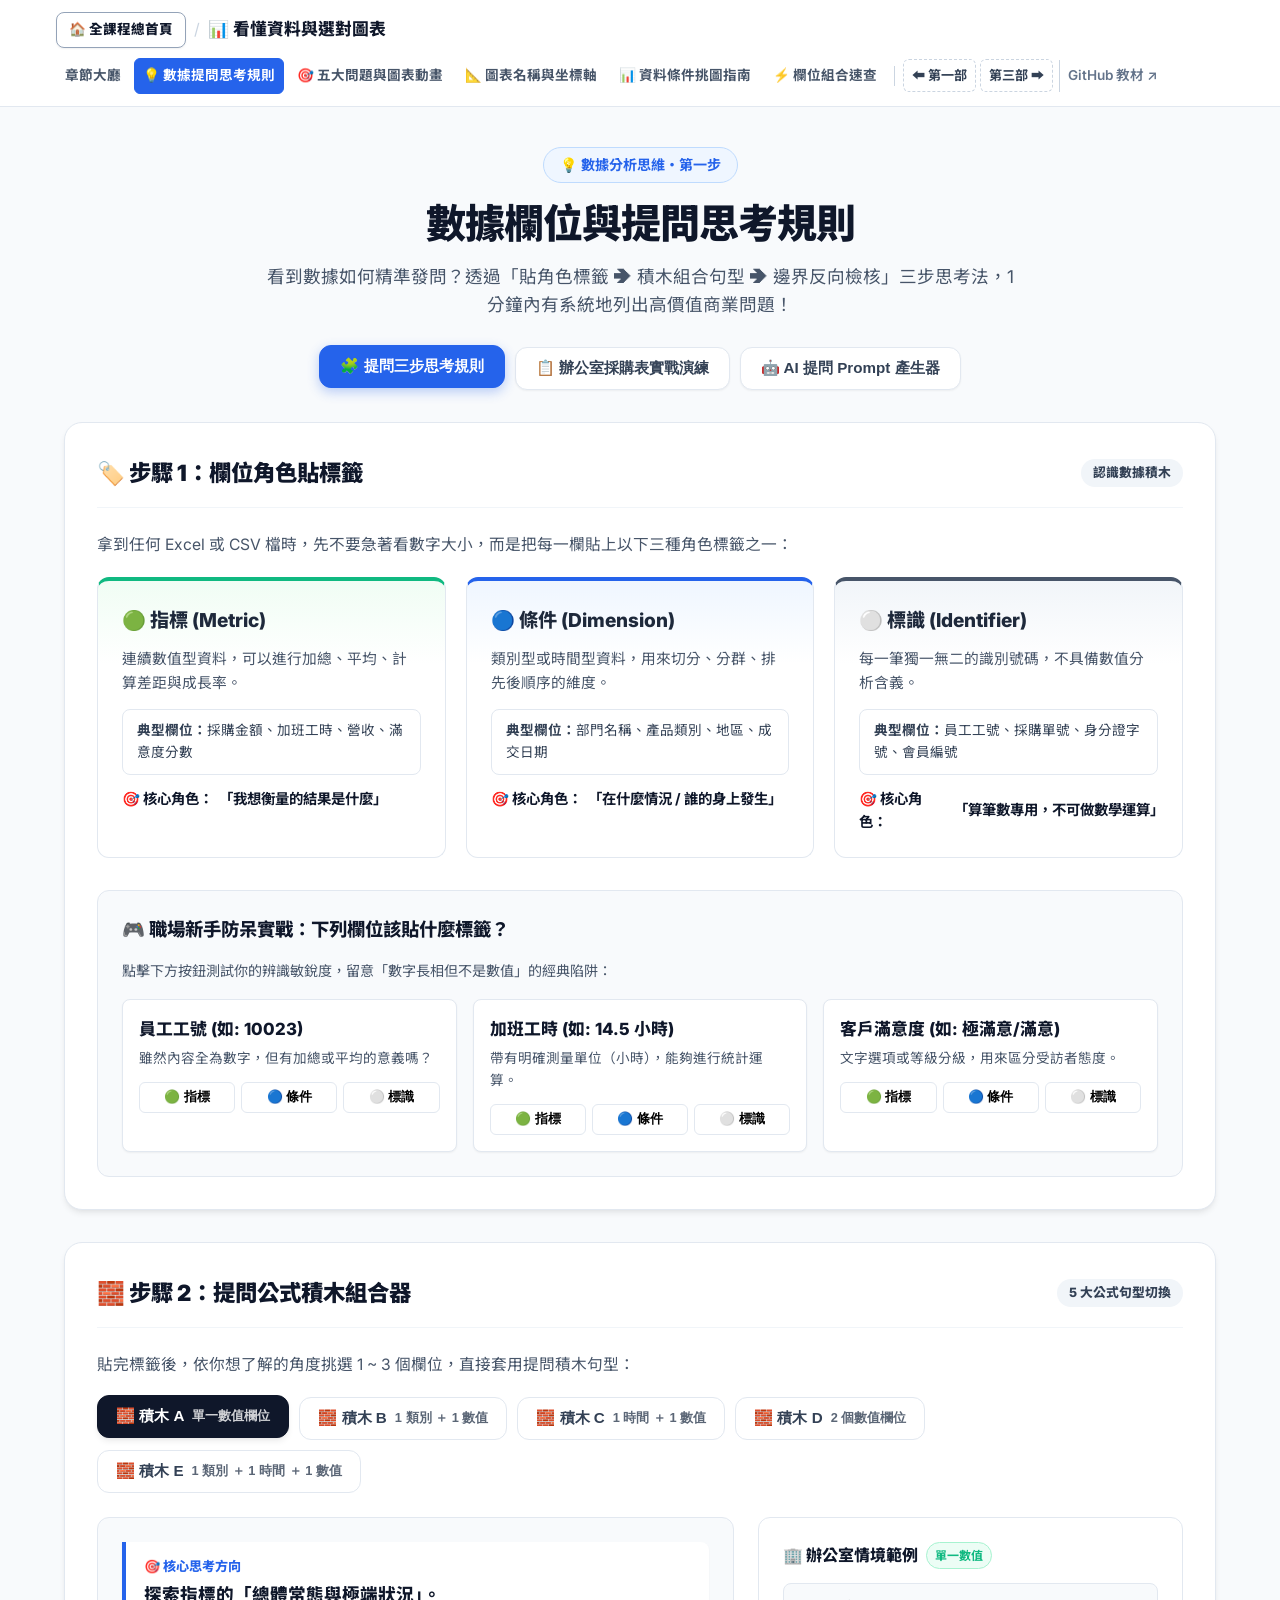
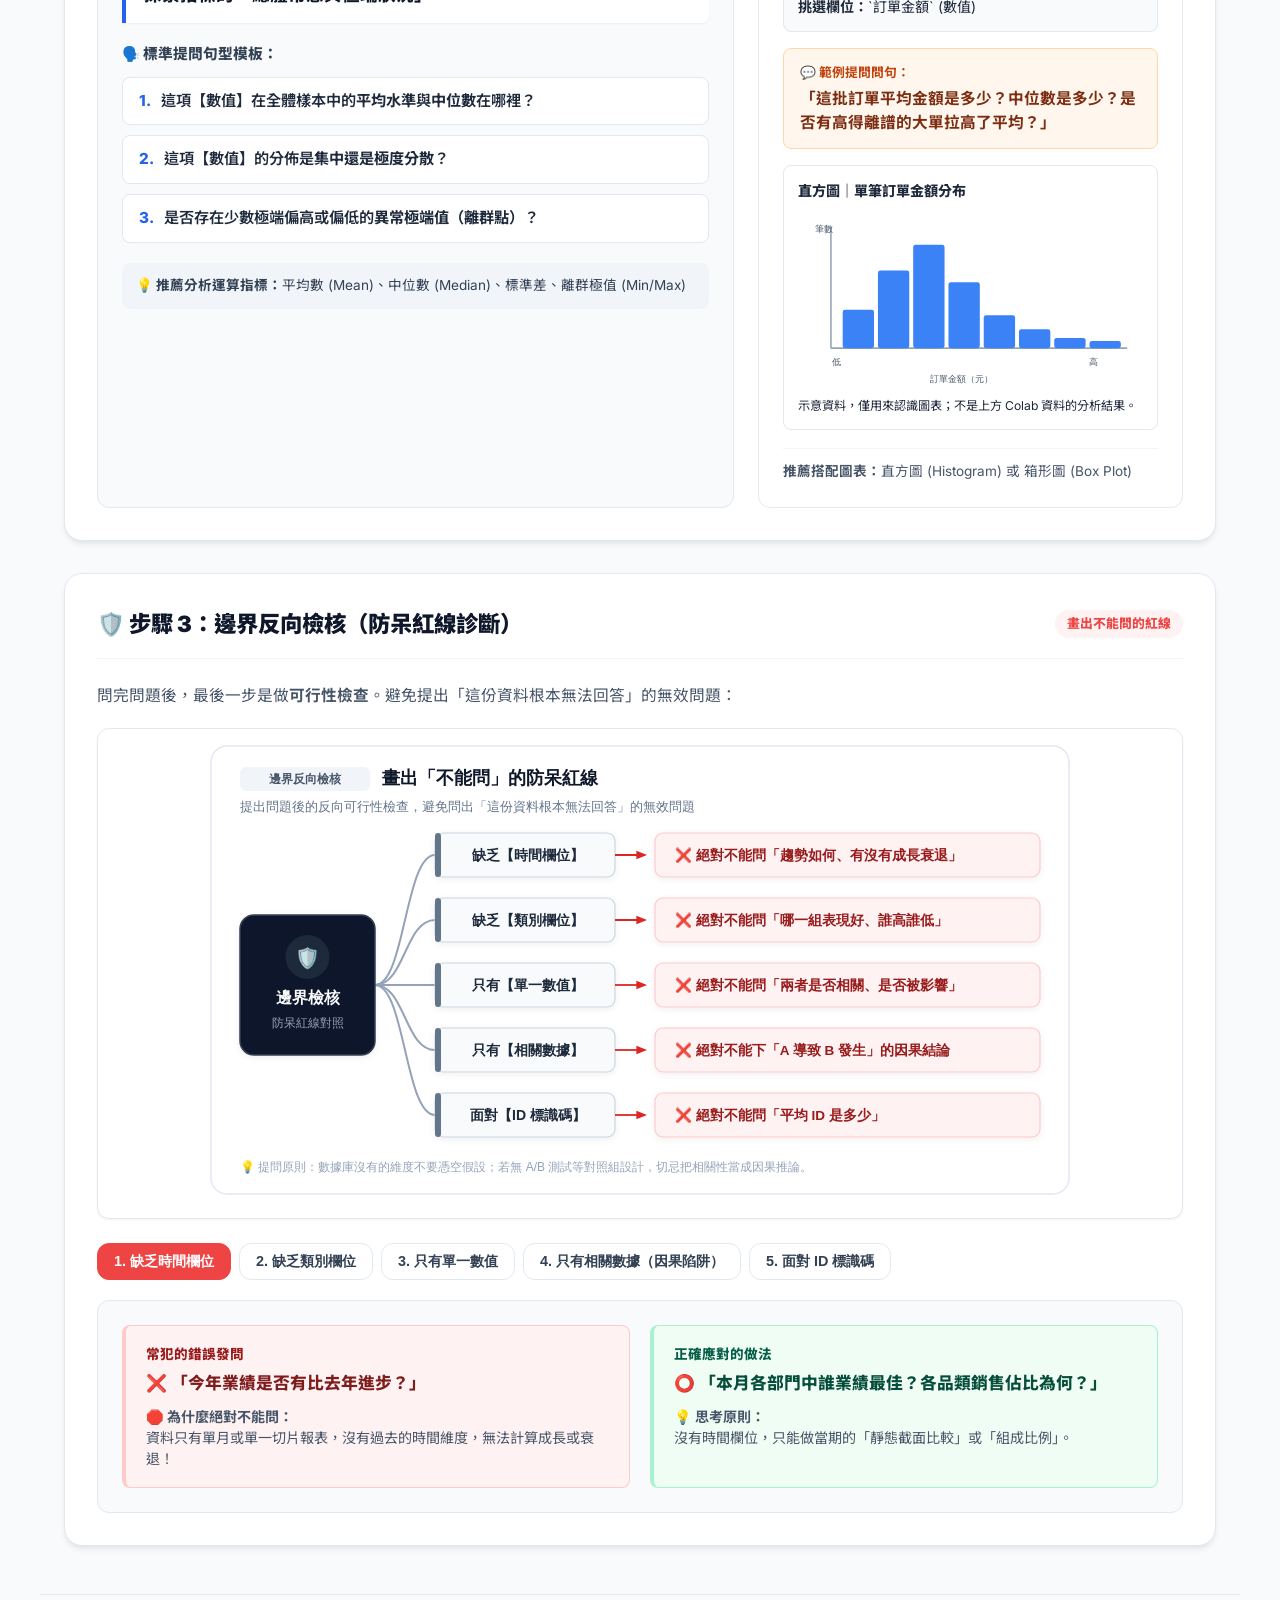
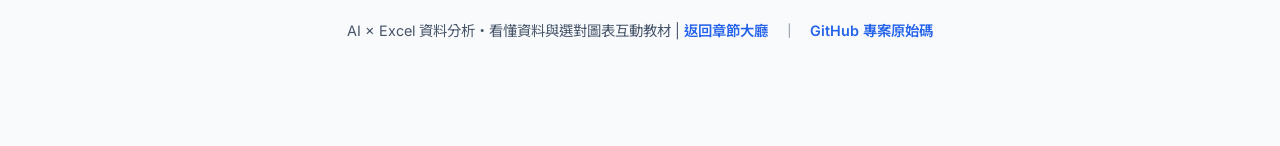
<file: docs/chart-selection/question-rules.html>
<!DOCTYPE html>
<html lang="zh-TW">
<head>
  <meta charset="UTF-8">
  <meta name="viewport" content="width=device-width, initial-scale=1.0">
  <title>數據欄位與提問思考規則 | 互動思維實驗室</title>
  <meta name="description" content="看到數據如何精準發問？透過貼標籤、積木組合與邊界反向檢核三步法，掌握高質量商業數據提問，並提供 AI 萬用 Prompt 產生器。">
  <link rel="preconnect" href="https://fonts.googleapis.com">
  <link rel="preconnect" href="https://fonts.gstatic.com" crossorigin>
  <link href="https://fonts.googleapis.com/css2?family=Inter:wght@400;500;600;700;800;900&family=Noto+Sans+TC:wght@400;500;700;900&family=JetBrains+Mono:wght@400;600;700&display=swap" rel="stylesheet">
  <style>
    :root {
      --primary: #2563eb;
      --primary-light: #eff6ff;
      --primary-border: #bfdbfe;
      --success: #10b981;
      --success-light: #ecfdf5;
      --success-border: #a7f3d0;
      --warning: #f59e0b;
      --warning-light: #fffbeb;
      --warning-border: #fde68a;
      --danger: #ef4444;
      --danger-light: #fef2f2;
      --danger-border: #fecaca;
      --purple: #8b5cf6;
      --purple-light: #f5f3ff;
      --purple-border: #ddd6fe;
      --slate-50: #f8fafc;
      --slate-100: #f1f5f9;
      --slate-200: #e2e8f0;
      --slate-300: #cbd5e1;
      --slate-600: #475569;
      --slate-700: #334155;
      --slate-800: #1e293b;
      --slate-900: #0f172a;
      --radius-lg: 18px;
      --radius-md: 12px;
      --radius-sm: 8px;
      --shadow-sm: 0 1px 2px rgba(0,0,0,0.05);
      --shadow-md: 0 4px 6px -1px rgba(0,0,0,0.08), 0 2px 4px -2px rgba(0,0,0,0.04);
      --shadow-lg: 0 10px 15px -3px rgba(0,0,0,0.08), 0 4px 6px -4px rgba(0,0,0,0.03);
      --shadow-xl: 0 20px 25px -5px rgba(0,0,0,0.1), 0 10px 10px -5px rgba(0,0,0,0.04);
    }

    * { box-sizing: border-box; margin: 0; padding: 0; }

    body {
      font-family: 'Inter', 'Noto Sans TC', -apple-system, sans-serif;
      background: #F8FAFC;
      color: var(--slate-800);
      line-height: 1.6;
      padding-bottom: 80px;
    }

    /* 頂部 Hero */
    .hero {
      max-width: 1100px;
      margin: 40px auto 28px;
      padding: 0 24px;
      text-align: center;
    }
    .hero-badge {
      display: inline-flex;
      align-items: center;
      gap: 6px;
      padding: 6px 16px;
      background: var(--primary-light);
      border: 1px solid var(--primary-border);
      border-radius: 999px;
      color: var(--primary);
      font-size: 0.88rem;
      font-weight: 700;
      margin-bottom: 16px;
    }
    .hero h1 {
      font-size: 2.5rem;
      font-weight: 900;
      color: var(--slate-900);
      letter-spacing: -0.025em;
      margin-bottom: 14px;
      line-height: 1.25;
    }
    .hero p {
      font-size: 1.1rem;
      color: var(--slate-600);
      max-width: 760px;
      margin: 0 auto;
    }

    /* 容器 */
    .container {
      max-width: 1200px;
      margin: 0 auto;
      padding: 0 24px;
    }

    /* 導航功能頁籤 (Tabs) */
    .tab-bar {
      display: flex;
      justify-content: center;
      gap: 10px;
      margin-bottom: 32px;
      flex-wrap: wrap;
    }
    .tab-btn {
      background: #FFFFFF;
      border: 1.5px solid var(--slate-200);
      color: var(--slate-700);
      padding: 10px 20px;
      border-radius: var(--radius-md);
      font-size: 0.95rem;
      font-weight: 700;
      cursor: pointer;
      display: flex;
      align-items: center;
      gap: 8px;
      transition: all 0.2s ease;
      box-shadow: var(--shadow-sm);
    }
    .tab-btn:hover {
      border-color: var(--primary);
      color: var(--primary);
      transform: translateY(-2px);
      box-shadow: var(--shadow-md);
    }
    .tab-btn.active {
      background: var(--primary);
      border-color: var(--primary);
      color: #FFFFFF;
      box-shadow: 0 4px 12px rgba(37, 99, 235, 0.3);
      transform: translateY(-2px);
    }

    /* 單元卡片容器 */
    .tab-content {
      display: none;
      animation: fadeIn 0.28s ease;
    }
    .tab-content.active {
      display: block;
    }
    @keyframes fadeIn {
      from { opacity: 0; transform: translateY(6px); }
      to { opacity: 1; transform: translateY(0); }
    }

    /* 通用卡片容器 */
    .glass-card {
      background: #FFFFFF;
      border: 1px solid var(--slate-200);
      border-radius: var(--radius-lg);
      padding: 32px;
      box-shadow: var(--shadow-md);
      margin-bottom: 32px;
    }
    .card-header-row {
      display: flex;
      justify-content: space-between;
      align-items: center;
      margin-bottom: 24px;
      padding-bottom: 16px;
      border-bottom: 1px solid var(--slate-100);
      flex-wrap: wrap;
      gap: 12px;
    }
    .card-header-title {
      font-size: 1.4rem;
      font-weight: 900;
      color: var(--slate-900);
      display: flex;
      align-items: center;
      gap: 10px;
    }
    .card-header-badge {
      font-size: 0.8rem;
      font-weight: 800;
      padding: 4px 12px;
      border-radius: 999px;
      background: var(--slate-100);
      color: var(--slate-700);
    }

    /* 步驟 1：角色標籤卡片網格 */
    .role-grid {
      display: grid;
      grid-template-columns: repeat(auto-fit, minmax(min(320px, 100%), 1fr));
      gap: 20px;
      margin-bottom: 32px;
    }
    .role-card {
      border-radius: var(--radius-md);
      padding: 24px;
      border: 1.5px solid var(--slate-200);
      background: #FFFFFF;
      position: relative;
      transition: all 0.2s ease;
    }
    .role-card.metric {
      border-top: 4px solid var(--success);
      background: linear-gradient(180deg, #F0FDF4 0%, #FFFFFF 30%);
    }
    .role-card.dimension {
      border-top: 4px solid var(--primary);
      background: linear-gradient(180deg, #EFF6FF 0%, #FFFFFF 30%);
    }
    .role-card.identifier {
      border-top: 4px solid var(--slate-600);
      background: linear-gradient(180deg, #F1F5F9 0%, #FFFFFF 30%);
    }
    .role-card-title {
      font-size: 1.2rem;
      font-weight: 800;
      display: flex;
      align-items: center;
      gap: 8px;
      margin-bottom: 12px;
    }
    .role-desc {
      font-size: 0.92rem;
      color: var(--slate-600);
      margin-bottom: 14px;
    }
    .role-examples {
      background: rgba(255, 255, 255, 0.85);
      border: 1px solid var(--slate-200);
      border-radius: var(--radius-sm);
      padding: 10px 14px;
      font-size: 0.85rem;
      color: var(--slate-700);
    }
    .role-core-role {
      margin-top: 12px;
      font-size: 0.9rem;
      font-weight: 700;
      color: var(--slate-900);
      display: flex;
      align-items: center;
      gap: 6px;
    }

    /* 測驗小遊戲 */
    .quiz-section {
      background: var(--slate-50);
      border: 1px solid var(--slate-200);
      border-radius: var(--radius-md);
      padding: 24px;
      margin-top: 24px;
    }
    .quiz-title {
      font-size: 1.15rem;
      font-weight: 800;
      color: var(--slate-900);
      margin-bottom: 16px;
      display: flex;
      align-items: center;
      gap: 8px;
    }
    .quiz-items-grid {
      display: grid;
      grid-template-columns: repeat(auto-fit, minmax(min(280px, 100%), 1fr));
      gap: 16px;
    }
    .quiz-card {
      background: #FFFFFF;
      border: 1.5px solid var(--slate-200);
      border-radius: var(--radius-sm);
      padding: 16px;
      box-shadow: var(--shadow-sm);
    }
    .quiz-col-name {
      font-size: 1.05rem;
      font-weight: 800;
      color: var(--slate-900);
      margin-bottom: 6px;
      display: flex;
      justify-content: space-between;
      align-items: center;
    }
    .quiz-col-desc {
      font-size: 0.85rem;
      color: var(--slate-600);
      margin-bottom: 12px;
    }
    .quiz-options {
      display: flex;
      gap: 6px;
    }
    .quiz-btn {
      flex: 1;
      padding: 6px 4px;
      font-size: 0.8rem;
      font-weight: 700;
      border-radius: 6px;
      border: 1px solid var(--slate-200);
      background: #FFFFFF;
      cursor: pointer;
      transition: all 0.15s ease;
      text-align: center;
    }
    .quiz-btn:hover {
      border-color: var(--primary);
      background: var(--slate-50);
    }
    .quiz-feedback {
      margin-top: 10px;
      font-size: 0.82rem;
      padding: 8px 10px;
      border-radius: 6px;
      display: none;
      line-height: 1.4;
    }
    .quiz-feedback.correct {
      display: block;
      background: var(--success-light);
      border: 1px solid var(--success-border);
      color: #065f46;
    }
    .quiz-feedback.wrong {
      display: block;
      background: var(--danger-light);
      border: 1px solid var(--danger-border);
      color: #991b1b;
    }

    /* 步驟 2：積木提問組合器 */
    .block-selector {
      display: flex;
      gap: 10px;
      flex-wrap: wrap;
      margin-bottom: 24px;
    }
    .block-btn {
      background: #FFFFFF;
      border: 1.5px solid var(--slate-200);
      padding: 10px 18px;
      border-radius: var(--radius-md);
      font-size: 0.95rem;
      font-weight: 700;
      color: var(--slate-700);
      cursor: pointer;
      display: flex;
      align-items: center;
      gap: 8px;
      transition: all 0.2s ease;
    }
    .block-btn:hover {
      border-color: var(--primary);
      color: var(--primary);
      transform: translateY(-2px);
    }
    .block-btn.active {
      background: var(--slate-900);
      border-color: var(--slate-900);
      color: #FFFFFF;
      box-shadow: var(--shadow-md);
      transform: translateY(-2px);
    }

    .block-detail-panel {
      display: grid;
      grid-template-columns: 1.2fr 0.8fr;
      gap: 24px;
    }
    @media (max-width: 900px) {
      .block-detail-panel {
        grid-template-columns: minmax(0, 1fr);
      }
    }

    .block-info-card {
      background: var(--slate-50);
      border: 1px solid var(--slate-200);
      border-radius: var(--radius-md);
      padding: 24px;
    }
    .block-focus-box {
      background: #FFFFFF;
      border-left: 4px solid var(--primary);
      padding: 14px 18px;
      border-radius: 0 var(--radius-sm) var(--radius-sm) 0;
      margin-bottom: 20px;
      box-shadow: var(--shadow-sm);
    }
    .block-focus-title {
      font-size: 0.82rem;
      font-weight: 800;
      color: var(--primary);
      text-transform: uppercase;
      margin-bottom: 4px;
    }
    .block-focus-text {
      font-size: 1.1rem;
      font-weight: 800;
      color: var(--slate-900);
    }

    .block-patterns-title {
      font-size: 0.92rem;
      font-weight: 800;
      color: var(--slate-700);
      margin-bottom: 10px;
      display: flex;
      align-items: center;
      gap: 6px;
    }
    .pattern-list {
      list-style: none;
      display: flex;
      flex-direction: column;
      gap: 10px;
      margin-bottom: 20px;
    }
    .pattern-item {
      background: #FFFFFF;
      border: 1px solid var(--slate-200);
      border-radius: var(--radius-sm);
      padding: 12px 16px;
      font-size: 0.95rem;
      font-weight: 600;
      color: var(--slate-800);
      display: flex;
      gap: 10px;
      line-height: 1.5;
    }
    .pattern-num {
      color: var(--primary);
      font-weight: 800;
    }

    .block-example-card {
      background: #FFFFFF;
      border: 1.5px solid var(--slate-200);
      border-radius: var(--radius-md);
      padding: 24px;
      display: flex;
      flex-direction: column;
      justify-content: space-between;
    }
    .example-header {
      font-size: 1rem;
      font-weight: 800;
      color: var(--slate-900);
      margin-bottom: 14px;
      display: flex;
      align-items: center;
      gap: 8px;
    }
    .tag-pill {
      font-size: 0.75rem;
      font-weight: 700;
      padding: 3px 8px;
      border-radius: 999px;
      display: inline-block;
    }
    .tag-metric { background: var(--success-light); color: var(--success); border: 1px solid var(--success-border); }
    .tag-dimension { background: var(--primary-light); color: var(--primary); border: 1px solid var(--primary-border); }
    .tag-time { background: #fdf4ff; color: #a21caf; border: 1px solid #f0abfc; }

    .example-fields-box {
      background: var(--slate-50);
      border: 1px solid var(--slate-200);
      border-radius: var(--radius-sm);
      padding: 12px 14px;
      font-size: 0.88rem;
      margin-bottom: 16px;
    }
    .example-q-box {
      background: #fff7ed;
      border: 1px solid #fed7aa;
      border-radius: var(--radius-sm);
      padding: 14px 16px;
      margin-bottom: 16px;
    }
    .example-q-label {
      font-size: 0.8rem;
      font-weight: 700;
      color: #c2410c;
      margin-bottom: 4px;
    }
    .example-q-text {
      font-size: 0.98rem;
      font-weight: 700;
      color: #7c2d12;
      line-height: 1.5;
    }

    .example-chart {
      border: 1px solid var(--slate-200);
      border-radius: var(--radius-sm);
      padding: 14px;
      margin-bottom: 18px;
      background: #FFFFFF;
      overflow-x: auto;
    }
    .example-chart-title {
      color: var(--slate-800);
      font-size: 0.88rem;
      font-weight: 800;
      margin-bottom: 8px;
    }
    .example-chart svg {
      display: block;
      width: 100%;
      min-width: 320px;
      height: auto;
      max-height: 230px;
    }
    .example-chart-note {
      color: var(--slate-500);
      font-size: 0.76rem;
      line-height: 1.5;
      margin-top: 6px;
    }

    .metric-tips {
      background: #F1F5F9;
      border-radius: var(--radius-sm);
      padding: 12px 14px;
      font-size: 0.85rem;
      color: var(--slate-700);
    }

    /* 步驟 3：邊界反向檢核 */
    .boundary-svg-container {
      background: #FFFFFF;
      border: 1px solid var(--slate-200);
      border-radius: var(--radius-md);
      padding: 16px;
      text-align: center;
      margin-bottom: 24px;
      box-shadow: var(--shadow-sm);
      overflow-x: auto;
    }
    .boundary-svg-container img {
      max-width: 100%;
      height: auto;
      border-radius: 8px;
    }

    .boundary-selector {
      display: flex;
      gap: 8px;
      flex-wrap: wrap;
      margin-bottom: 20px;
    }
    .boundary-btn {
      background: #FFFFFF;
      border: 1.5px solid var(--slate-200);
      padding: 8px 16px;
      border-radius: var(--radius-md);
      font-size: 0.9rem;
      font-weight: 700;
      color: var(--slate-700);
      cursor: pointer;
      transition: all 0.18s ease;
    }
    .boundary-btn:hover {
      border-color: var(--danger);
      color: var(--danger);
    }
    .boundary-btn.active {
      background: var(--danger);
      border-color: var(--danger);
      color: #FFFFFF;
    }

    .boundary-detail-box {
      background: var(--slate-50);
      border: 1px solid var(--slate-200);
      border-radius: var(--radius-md);
      padding: 24px;
      display: grid;
      grid-template-columns: 1fr 1fr;
      gap: 20px;
    }
    @media (max-width: 800px) {
      .boundary-detail-box {
        grid-template-columns: minmax(0, 1fr);
      }
    }
    .b-card {
      background: #FFFFFF;
      border-radius: var(--radius-sm);
      padding: 18px 20px;
      border: 1px solid var(--slate-200);
    }
    .b-card.danger {
      border-left: 4px solid var(--danger);
      background: #FEF2F2;
      border-color: var(--danger-border);
    }
    .b-card.success {
      border-left: 4px solid var(--success);
      background: #F0FDF4;
      border-color: var(--success-border);
    }
    .b-card-title {
      font-size: 0.85rem;
      font-weight: 800;
      margin-bottom: 6px;
      text-transform: uppercase;
    }
    .b-card.danger .b-card-title { color: #991b1b; }
    .b-card.success .b-card-title { color: #065f46; }
    .b-card-main {
      font-size: 1.05rem;
      font-weight: 800;
      margin-bottom: 10px;
      line-height: 1.4;
    }
    .b-card.danger .b-card-main { color: #7f1d1d; }
    .b-card.success .b-card-main { color: #064e3b; }
    .b-card-reason {
      font-size: 0.88rem;
      color: var(--slate-600);
      line-height: 1.5;
    }

    /* 模式二：實戰沙盒 */
    .sandbox-container {
      display: grid;
      grid-template-columns: 1fr 1.2fr;
      gap: 24px;
    }
    @media (max-width: 960px) {
      .sandbox-container {
        grid-template-columns: minmax(0, 1fr);
      }
    }
    .table-box {
      background: #FFFFFF;
      border: 1px solid var(--slate-200);
      border-radius: var(--radius-md);
      overflow-x: auto;
      margin-bottom: 16px;
    }
    .data-table {
      width: 100%;
      border-collapse: collapse;
      font-size: 0.88rem;
    }
    .data-table th {
      background: #F1F5F9;
      padding: 10px 12px;
      font-weight: 700;
      color: var(--slate-700);
      border-bottom: 1px solid var(--slate-200);
      text-align: left;
    }
    .data-table td {
      padding: 10px 12px;
      border-bottom: 1px solid var(--slate-200);
      color: var(--slate-800);
    }
    .data-table tr:last-child td {
      border-bottom: none;
    }
    .checkbox-col {
      cursor: pointer;
      display: flex;
      align-items: center;
      gap: 6px;
    }

    .sandbox-checkbox-bar {
      display: flex;
      flex-wrap: wrap;
      gap: 10px;
      margin-bottom: 18px;
      background: var(--slate-50);
      padding: 14px;
      border-radius: var(--radius-sm);
      border: 1px solid var(--slate-200);
    }
    .check-chip {
      background: #FFFFFF;
      border: 1.5px solid var(--slate-200);
      padding: 6px 14px;
      border-radius: 999px;
      font-size: 0.85rem;
      font-weight: 700;
      cursor: pointer;
      display: flex;
      align-items: center;
      gap: 6px;
      user-select: none;
      transition: all 0.15s ease;
    }
    .check-chip input {
      accent-color: var(--primary);
    }
    .check-chip.checked {
      background: var(--primary-light);
      border-color: var(--primary);
      color: var(--primary);
    }

    .sandbox-output-card {
      background: #FFFFFF;
      border: 1.5px solid var(--slate-200);
      border-radius: var(--radius-md);
      padding: 24px;
      display: flex;
      flex-direction: column;
      gap: 16px;
    }

    /* 模式三：Prompt 產生器 */
    .prompt-container {
      display: grid;
      grid-template-columns: 1fr 1fr;
      gap: 24px;
    }
    @media (max-width: 900px) {
      .prompt-container {
        grid-template-columns: minmax(0, 1fr);
      }
    }
    .prompt-form {
      display: flex;
      flex-direction: column;
      gap: 16px;
    }
    .form-group {
      display: flex;
      flex-direction: column;
      gap: 6px;
    }
    .form-label {
      font-size: 0.88rem;
      font-weight: 800;
      color: var(--slate-800);
      display: flex;
      align-items: center;
      gap: 6px;
    }
    .form-input {
      padding: 10px 14px;
      border-radius: var(--radius-sm);
      border: 1.5px solid var(--slate-200);
      font-size: 0.95rem;
      font-family: inherit;
      transition: all 0.2s ease;
      background: #FFFFFF;
    }
    .form-input:focus {
      outline: none;
      border-color: var(--primary);
      box-shadow: 0 0 0 3px rgba(37, 99, 235, 0.15);
    }
    .quick-preset-bar {
      display: flex;
      gap: 8px;
      flex-wrap: wrap;
      margin-bottom: 4px;
    }
    .preset-btn {
      font-size: 0.78rem;
      font-weight: 700;
      padding: 4px 10px;
      border-radius: 999px;
      border: 1px solid var(--slate-200);
      background: var(--slate-50);
      color: var(--slate-600);
      cursor: pointer;
      transition: all 0.15s ease;
    }
    .preset-btn:hover {
      background: var(--slate-100);
      border-color: var(--slate-300);
      color: var(--slate-900);
    }

    .prompt-output-box {
      background: #0F172A;
      color: #F8FAFC;
      border-radius: var(--radius-md);
      padding: 24px;
      display: flex;
      flex-direction: column;
      justify-content: space-between;
      position: relative;
    }
    .prompt-pre {
      font-family: 'JetBrains Mono', monospace;
      font-size: 0.86rem;
      line-height: 1.6;
      white-space: pre-wrap;
      word-break: break-word;
      color: #E2E8F0;
      margin-bottom: 20px;
      max-height: 380px;
      overflow-y: auto;
    }
    .copy-btn {
      background: var(--primary);
      color: #FFFFFF;
      border: none;
      padding: 12px 20px;
      border-radius: var(--radius-sm);
      font-size: 0.95rem;
      font-weight: 700;
      cursor: pointer;
      display: flex;
      align-items: center;
      justify-content: center;
      gap: 8px;
      transition: all 0.2s ease;
      box-shadow: 0 4px 12px rgba(37, 99, 235, 0.4);
    }
    .copy-btn:hover {
      background: #1d4ed8;
      transform: translateY(-2px);
    }
    .copy-btn:active {
      transform: translateY(0);
    }

    /* 浮動提示 Toast */
    .toast {
      position: fixed;
      bottom: 30px;
      right: 30px;
      background: #0F172A;
      color: #FFFFFF;
      padding: 12px 22px;
      border-radius: 999px;
      font-size: 0.92rem;
      font-weight: 700;
      box-shadow: var(--shadow-xl);
      border: 1px solid rgba(255,255,255,0.2);
      display: flex;
      align-items: center;
      gap: 8px;
      opacity: 0;
      transform: translateY(20px);
      transition: all 0.3s cubic-bezier(0.4, 0, 0.2, 1);
      pointer-events: none;
      z-index: 1000;
    }
    .toast.show {
      opacity: 1;
      transform: translateY(0);
    }

    /* 頁尾 */
    footer {
      max-width: 1200px;
      margin: 48px auto 0;
      padding: 24px;
      border-top: 1px solid var(--slate-200);
      text-align: center;
      color: var(--slate-600);
      font-size: 0.9rem;
    }
    footer a {
      color: var(--primary);
      text-decoration: none;
      font-weight: 600;
    }
    footer a:hover {
      text-decoration: underline;
    }
  </style>
  <script src="./js/nav.js"></script>
</head>
<body>

  <!-- Hero 區域 -->
  <section class="hero">
    <div class="hero-badge">💡 數據分析思維・第一步</div>
    <h1>數據欄位與提問思考規則</h1>
    <p>看到數據如何精準發問？透過「貼角色標籤 ➔ 積木組合句型 ➔ 邊界反向檢核」三步思考法，1 分鐘內有系統地列出高價值商業問題！</p>
  </section>

  <!-- 主操作區 -->
  <main class="container">

    <!-- 主頁籤切換列 -->
    <div class="tab-bar">
      <button class="tab-btn active" onclick="switchMainTab('tab-blocks', this)">
        <span>🧩 提問三步思考規則</span>
      </button>
      <button class="tab-btn" onclick="switchMainTab('tab-sandbox', this)">
        <span>📋 辦公室採購表實戰演練</span>
      </button>
      <button class="tab-btn" onclick="switchMainTab('tab-prompt', this)">
        <span>🤖 AI 提問 Prompt 產生器</span>
      </button>
    </div>

    <!-- ========================================== -->
    <!-- 頁籤一：提問三步思考規則（包含步驟 1、2、3） -->
    <!-- ========================================== -->
    <div id="tab-blocks" class="tab-content active">

      <!-- 步驟 1 卡片 -->
      <div class="glass-card">
        <div class="card-header-row">
          <div class="card-header-title">
            <span>🏷️ 步驟 1：欄位角色貼標籤</span>
          </div>
          <span class="card-header-badge">認識數據積木</span>
        </div>
        <p style="color: var(--slate-600); margin-bottom: 20px; font-size: 0.98rem;">
          拿到任何 Excel 或 CSV 檔時，先不要急著看數字大小，而是把每一欄貼上以下三種角色標籤之一：
        </p>

        <!-- 三角色網格 -->
        <div class="role-grid">
          <!-- 角色 1 -->
          <div class="role-card metric">
            <div class="role-card-title">
              <span>🟢 指標 (Metric)</span>
            </div>
            <p class="role-desc">連續數值型資料，可以進行加總、平均、計算差距與成長率。</p>
            <div class="role-examples">
              <strong>典型欄位：</strong>採購金額、加班工時、營收、滿意度分數
            </div>
            <div class="role-core-role">
              <span>🎯 核心角色：</span>
              <span>「我想衡量的結果是什麼」</span>
            </div>
          </div>

          <!-- 角色 2 -->
          <div class="role-card dimension">
            <div class="role-card-title">
              <span>🔵 條件 (Dimension)</span>
            </div>
            <p class="role-desc">類別型或時間型資料，用來切分、分群、排先後順序的維度。</p>
            <div class="role-examples">
              <strong>典型欄位：</strong>部門名稱、產品類別、地區、成交日期
            </div>
            <div class="role-core-role">
              <span>🎯 核心角色：</span>
              <span>「在什麼情況 / 誰的身上發生」</span>
            </div>
          </div>

          <!-- 角色 3 -->
          <div class="role-card identifier">
            <div class="role-card-title">
              <span>⚪ 標識 (Identifier)</span>
            </div>
            <p class="role-desc">每一筆獨一無二的識別號碼，不具備數值分析含義。</p>
            <div class="role-examples">
              <strong>典型欄位：</strong>員工工號、採購單號、身分證字號、會員編號
            </div>
            <div class="role-core-role">
              <span>🎯 核心角色：</span>
              <span>「算筆數專用，不可做數學運算」</span>
            </div>
          </div>
        </div>

        <!-- 互動測驗小卡 -->
        <div class="quiz-section">
          <div class="quiz-title">
            <span>🎮 職場新手防呆實戰：下列欄位該貼什麼標籤？</span>
          </div>
          <p style="font-size: 0.88rem; color: var(--slate-600); margin-bottom: 16px;">
            點擊下方按鈕測試你的辨識敏銳度，留意「數字長相但不是數值」的經典陷阱：
          </p>

          <div class="quiz-items-grid">
            <!-- 測驗題 1 -->
            <div class="quiz-card" id="qCard-1">
              <div class="quiz-col-name">
                <span>員工工號 (如: 10023)</span>
              </div>
              <div class="quiz-col-desc">雖然內容全為數字，但有加總或平均的意義嗎？</div>
              <div class="quiz-options">
                <button class="quiz-btn" onclick="checkQuiz(1, 'metric', 'wrong', '❌ 錯誤！員工工號相加或平均毫無管理含義，它只是代號！')">🟢 指標</button>
                <button class="quiz-btn" onclick="checkQuiz(1, 'dimension', 'wrong', '❌ 不合適！工號每人不同，不適合作為分組類別。')">🔵 條件</button>
                <button class="quiz-btn" onclick="checkQuiz(1, 'identifier', 'correct', '🎉 正確！工號是【標識】，僅能用來 Distinct Count 計算人頭，絕對不能算平均數！')">⚪ 標識</button>
              </div>
              <div class="quiz-feedback" id="qFeedback-1"></div>
            </div>

            <!-- 測驗題 2 -->
            <div class="quiz-card" id="qCard-2">
              <div class="quiz-col-name">
                <span>加班工時 (如: 14.5 小時)</span>
              </div>
              <div class="quiz-col-desc">帶有明確測量單位（小時），能夠進行統計運算。</div>
              <div class="quiz-options">
                <button class="quiz-btn" onclick="checkQuiz(2, 'metric', 'correct', '🎉 正確！帶有時間長度單位的數字，可計算總和與平均，是標準的【指標】。')">🟢 指標</button>
                <button class="quiz-btn" onclick="checkQuiz(2, 'dimension', 'wrong', '❌ 錯誤！它是可連續測量的數字，不是分組條件。')">🔵 條件</button>
                <button class="quiz-btn" onclick="checkQuiz(2, 'identifier', 'wrong', '❌ 錯誤！工時具備數值分析價值，不是辨識身分的代碼。')">⚪ 標識</button>
              </div>
              <div class="quiz-feedback" id="qFeedback-2"></div>
            </div>

            <!-- 測驗題 3 -->
            <div class="quiz-card" id="qCard-3">
              <div class="quiz-col-name">
                <span>客戶滿意度 (如: 極滿意/滿意)</span>
              </div>
              <div class="quiz-col-desc">文字選項或等級分級，用來區分受訪者態度。</div>
              <div class="quiz-options">
                <button class="quiz-btn" onclick="checkQuiz(3, 'metric', 'wrong', '❌ 陷阱題！文字型選項不能直接做數學平均（除非先轉為尺度分數）。')">🟢 指標</button>
                <button class="quiz-btn" onclick="checkQuiz(3, 'dimension', 'correct', '🎉 正確！用來將受訪者切分不同群體的標籤，屬於【條件（類別）】。')">🔵 條件</button>
                <button class="quiz-btn" onclick="checkQuiz(3, 'identifier', 'wrong', '❌ 錯誤！多人會有相同的滿意度，並非唯一的身分識別碼。')">⚪ 標識</button>
              </div>
              <div class="quiz-feedback" id="qFeedback-3"></div>
            </div>
          </div>
        </div>
      </div>

      <!-- 步驟 2 卡片 -->
      <div class="glass-card">
        <div class="card-header-row">
          <div class="card-header-title">
            <span>🧱 步驟 2：提問公式積木組合器</span>
          </div>
          <span class="card-header-badge">5 大公式句型切換</span>
        </div>
        <p style="color: var(--slate-600); margin-bottom: 20px; font-size: 0.98rem;">
          貼完標籤後，依你想了解的角度挑選 1 ~ 3 個欄位，直接套用提問積木句型：
        </p>

        <!-- 5 大積木按鈕 -->
        <div class="block-selector" id="blockBtnGroup">
          <button class="block-btn active" onclick="selectBlock('A', this)">
            <span>🧱 積木 A</span>
            <span style="font-size: 0.8rem; opacity: 0.8;">單一數值欄位</span>
          </button>
          <button class="block-btn" onclick="selectBlock('B', this)">
            <span>🧱 積木 B</span>
            <span style="font-size: 0.8rem; opacity: 0.8;">1 類別 ＋ 1 數值</span>
          </button>
          <button class="block-btn" onclick="selectBlock('C', this)">
            <span>🧱 積木 C</span>
            <span style="font-size: 0.8rem; opacity: 0.8;">1 時間 ＋ 1 數值</span>
          </button>
          <button class="block-btn" onclick="selectBlock('D', this)">
            <span>🧱 積木 D</span>
            <span style="font-size: 0.8rem; opacity: 0.8;">2 個數值欄位</span>
          </button>
          <button class="block-btn" onclick="selectBlock('E', this)">
            <span>🧱 積木 E</span>
            <span style="font-size: 0.8rem; opacity: 0.8;">1 類別 ＋ 1 時間 ＋ 1 數值</span>
          </button>
        </div>

        <!-- 積木詳細展示雙欄 -->
        <div class="block-detail-panel">
          <!-- 左欄：思考方向與標準句型 -->
          <div class="block-info-card">
            <div class="block-focus-box">
              <div class="block-focus-title">🎯 核心思考方向</div>
              <div class="block-focus-text" id="blockFocusText">探索指標的「總體常態與極端狀況」。</div>
            </div>

            <div class="block-patterns-title">
              <span>🗣️ 標準提問句型模板：</span>
            </div>
            <ul class="pattern-list" id="blockPatternList">
              <!-- JS 動態填入 -->
            </ul>

            <div class="metric-tips" id="blockMetricTips">
              <strong>💡 推薦分析運算指標：</strong>平均數 (Mean)、中位數 (Median)、標準差、離群極值 (Min/Max)。
            </div>
          </div>

          <!-- 右欄：辦公室實戰範例 -->
          <div class="block-example-card">
            <div>
              <div class="example-header">
                <span>🏢 辦公室情境範例</span>
                <span class="tag-pill tag-metric" id="blockExampleBadge">單一數值</span>
              </div>
              <div class="example-fields-box" id="blockExampleFields">
                <strong>挑選欄位：</strong>`訂單金額` (數值)
              </div>
              <div class="example-q-box">
                <div class="example-q-label">💬 範例提問問句：</div>
                <div class="example-q-text" id="blockExampleQ">
                  「這批訂單平均金額是多少？中位數是多少？是否有高得離譜的大單拉高了平均？」
                </div>
              </div>
              <div class="example-chart" role="group" aria-label="對應提問積木的圖表範例">
                <div class="example-chart-title" id="blockChartTitle"></div>
                <div id="blockChartVisual"></div>
                <div class="example-chart-note">示意資料，僅用來認識圖表；不是上方 Colab 資料的分析結果。</div>
              </div>
            </div>
            <div style="font-size: 0.85rem; color: var(--slate-600); border-top: 1px solid var(--slate-100); padding-top: 12px;">
              <strong>推薦搭配圖表：</strong><span id="blockRecommendedChart">直方圖 (Histogram) 或 箱形圖 (Box Plot)</span>
            </div>
          </div>
        </div>
      </div>

      <!-- 步驟 3 卡片 -->
      <div class="glass-card">
        <div class="card-header-row">
          <div class="card-header-title">
            <span>🛡️ 步驟 3：邊界反向檢核（防呆紅線診斷）</span>
          </div>
          <span class="card-header-badge" style="background: var(--danger-light); color: var(--danger);">畫出不能問的紅線</span>
        </div>
        <p style="color: var(--slate-600); margin-bottom: 20px; font-size: 0.98rem;">
          問完問題後，最後一步是做<strong>可行性檢查</strong>。避免提出「這份資料根本無法回答」的無效問題：
        </p>

        <!-- SVG 圖解展示區 -->
        <div class="boundary-svg-container">
          <img src="./images/邊界反向檢核.svg" alt="邊界反向檢核防呆紅線架構圖">
        </div>

        <!-- 5 大情境診斷切換按鈕 -->
        <div class="boundary-selector" id="boundaryBtnGroup">
          <button class="boundary-btn active" onclick="selectBoundary(0, this)">1. 缺乏時間欄位</button>
          <button class="boundary-btn" onclick="selectBoundary(1, this)">2. 缺乏類別欄位</button>
          <button class="boundary-btn" onclick="selectBoundary(2, this)">3. 只有單一數值</button>
          <button class="boundary-btn" onclick="selectBoundary(3, this)">4. 只有相關數據（因果陷阱）</button>
          <button class="boundary-btn" onclick="selectBoundary(4, this)">5. 面對 ID 標識碼</button>
        </div>

        <!-- 診斷對照盒 -->
        <div class="boundary-detail-box" id="boundaryDetailBox">
          <!-- JS 填入 -->
        </div>
      </div>

    </div>

    <!-- ========================================== -->
    <!-- 頁籤二：辦公室採購表實戰演練沙盒 -->
    <!-- ========================================== -->
    <div id="tab-sandbox" class="tab-content">
      <div class="glass-card">
        <div class="card-header-row">
          <div class="card-header-title">
            <span>📋 實戰演練：辦公室採購明細.csv</span>
          </div>
          <span class="card-header-badge">自由勾選欄位體驗</span>
        </div>
        <p style="color: var(--slate-600); margin-bottom: 20px; font-size: 0.98rem;">
          假設你手邊有以下這張真實辦公室資料表。請隨意勾選 1~3 個欄位，系統將即時診斷出你匹配到的提問積木，並自動產生優質提問與防呆紅線！
        </p>

        <!-- 資料表格展示 -->
        <div class="table-box">
          <table class="data-table">
            <thead>
              <tr>
                <th>採購單號 (ID)</th>
                <th>採購日期 (時間)</th>
                <th>申請部門 (類別)</th>
                <th>採購類別 (類別)</th>
                <th>採購金額 (數值)</th>
              </tr>
            </thead>
            <tbody>
              <tr>
                <td><code>PO-2025-001</code></td>
                <td>2025/03/15</td>
                <td>行銷部</td>
                <td>辦公耗材</td>
                <td>$4,500</td>
              </tr>
              <tr>
                <td><code>PO-2025-002</code></td>
                <td>2025/03/18</td>
                <td>研發部</td>
                <td>硬體設備</td>
                <td>$85,000</td>
              </tr>
              <tr>
                <td><code>PO-2025-003</code></td>
                <td>2025/03/20</td>
                <td>行政部</td>
                <td>軟體訂閱</td>
                <td>$12,000</td>
              </tr>
              <tr>
                <td><code>PO-2025-004</code></td>
                <td>2025/04/02</td>
                <td>研發部</td>
                <td>軟體訂閱</td>
                <td>$28,000</td>
              </tr>
            </tbody>
          </table>
        </div>

        <!-- 互動沙盒控制與輸出 -->
        <div class="sandbox-container">
          <!-- 勾選區 -->
          <div>
            <div style="font-size: 0.95rem; font-weight: 800; color: var(--slate-900); margin-bottom: 10px;">
              👇 勾選你想挑選分析的欄位（可多選）：
            </div>
            <div class="sandbox-checkbox-bar">
              <label class="check-chip" id="chip-id">
                <input type="checkbox" onchange="updateSandbox()" value="id">
                <span>⚪ 採購單號 (ID)</span>
              </label>
              <label class="check-chip" id="chip-date">
                <input type="checkbox" onchange="updateSandbox()" value="date">
                <span>🔵 採購日期 (時間)</span>
              </label>
              <label class="check-chip checked" id="chip-dept">
                <input type="checkbox" onchange="updateSandbox()" value="dept" checked>
                <span>🔵 申請部門 (類別)</span>
              </label>
              <label class="check-chip" id="chip-cat">
                <input type="checkbox" onchange="updateSandbox()" value="cat">
                <span>🔵 採購類別 (類別)</span>
              </label>
              <label class="check-chip checked" id="chip-amount">
                <input type="checkbox" onchange="updateSandbox()" value="amount" checked>
                <span>🟢 採購金額 (數值)</span>
              </label>
            </div>

            <div style="background: var(--slate-50); border: 1px solid var(--slate-200); border-radius: var(--radius-sm); padding: 14px; font-size: 0.88rem; color: var(--slate-600);">
              💡 <strong>提示</strong>：隨意組合不同欄位，觀察右側提問角度如何動態演變！
            </div>
          </div>

          <!-- 即時診斷輸出卡片 -->
          <div class="sandbox-output-card" id="sandboxResult">
            <!-- JS 動態渲染 -->
          </div>
        </div>
      </div>
    </div>

    <!-- ========================================== -->
    <!-- 頁籤三：AI 提問 Prompt 產生器 -->
    <!-- ========================================== -->
    <div id="tab-prompt" class="tab-content">
      <div class="glass-card">
        <div class="card-header-row">
          <div class="card-header-title">
            <span>🤖 AI 萬用提問 Prompt 產生器</span>
          </div>
          <span class="card-header-badge" style="background: var(--purple-light); color: var(--purple);">一鍵複製到 AI</span>
        </div>
        <p style="color: var(--slate-600); margin-bottom: 24px; font-size: 0.98rem;">
          學會這套思考規則後，你也可以直接把你的欄位屬性填在下方，一鍵生成結構嚴謹的「提問 Prompt」，交給 ChatGPT、Claude 或 Gemini 產出專屬商業問題清單！
        </p>

        <div class="prompt-container">
          <!-- 左側：輸入表單 -->
          <div class="prompt-form">
            <div>
              <div style="font-size: 0.88rem; font-weight: 800; color: var(--slate-700); margin-bottom: 6px;">快速帶入情境範例：</div>
              <div class="quick-preset-bar">
                <button class="preset-btn" onclick="loadPreset('procure')">🏢 採購明細表</button>
                <button class="preset-btn" onclick="loadPreset('hr')">👥 人資加班工時表</button>
                <button class="preset-btn" onclick="loadPreset('sales')">💰 業務銷售訂單表</button>
              </div>
            </div>

            <div class="form-group">
              <label class="form-label">
                <span>🟢 數值指標欄位：</span>
                <span style="font-size: 0.78rem; color: var(--slate-500);">(可加總平均的數字)</span>
              </label>
              <input type="text" id="inputMetric" class="form-input" value="採購金額" placeholder="例如：採購金額, 工時, 營收" oninput="generatePrompt()">
            </div>

            <div class="form-group">
              <label class="form-label">
                <span>🔵 條件類別欄位：</span>
                <span style="font-size: 0.78rem; color: var(--slate-500);">(文字分類、組別)</span>
              </label>
              <input type="text" id="inputDimension" class="form-input" value="申請部門, 採購類別" placeholder="例如：部門名稱, 產品品類, 職級" oninput="generatePrompt()">
            </div>

            <div class="form-group">
              <label class="form-label">
                <span>🔵 時間欄位：</span>
                <span style="font-size: 0.78rem; color: var(--slate-500);">(日期或年月份)</span>
              </label>
              <input type="text" id="inputTime" class="form-input" value="採購日期" placeholder="例如：採購日期, 訂單月份" oninput="generatePrompt()">
            </div>

            <div class="form-group">
              <label class="form-label">
                <span>⚪ 識別碼欄位：</span>
                <span style="font-size: 0.78rem; color: var(--slate-500);">(唯一識別編號)</span>
              </label>
              <input type="text" id="inputId" class="form-input" value="採購單號" placeholder="例如：採購單號, 員工工號" oninput="generatePrompt()">
            </div>
          </div>

          <!-- 右側：Prompt 預覽與複製按鈕 -->
          <div class="prompt-output-box">
            <div style="font-size: 0.85rem; font-weight: 800; color: #94A3B8; text-transform: uppercase; margin-bottom: 12px; display: flex; justify-content: space-between; align-items: center;">
              <span>即時生成 Prompt 預覽</span>
              <span style="color: var(--primary-border); font-size: 0.75rem;">Markdown 格式</span>
            </div>
            <pre class="prompt-pre" id="promptText"></pre>
            <button class="copy-btn" onclick="copyPrompt()">
              <span>📋 複製完整 Prompt 到剪貼簿</span>
            </button>
          </div>
        </div>
      </div>
    </div>

  </main>

  <!-- 複製成功提示 -->
  <div class="toast" id="copyToast">
    <span>✅ 已成功複製 Prompt！可直接貼至 ChatGPT / Claude / Gemini 使用。</span>
  </div>

  <!-- 頁尾 -->
  <footer>
    <p>AI × Excel 資料分析・看懂資料與選對圖表互動教材 | <a href="./index.html">返回章節大廳</a>　｜　<a href="https://github.com/roberthsu2003/ai-excel-analytics" target="_blank">GitHub 專案原始碼</a></p>
  </footer>

  <script>
    // ==========================================
    // 1. 頁籤切換
    // ==========================================
    function switchMainTab(tabId, btn) {
      document.querySelectorAll('.tab-content').forEach(c => c.classList.remove('active'));
      document.querySelectorAll('.tab-btn').forEach(b => b.classList.remove('active'));
      document.getElementById(tabId).classList.add('active');
      btn.classList.add('active');
    }

    // ==========================================
    // 2. 步驟 1 測驗判定
    // ==========================================
    function checkQuiz(qNum, selectedType, resultType, message) {
      const fb = document.getElementById(`qFeedback-${qNum}`);
      fb.className = `quiz-feedback ${resultType}`;
      fb.innerHTML = message;
    }

    // ==========================================
    // 3. 步驟 2 積木資料庫與切換
    // ==========================================
    const blockData = {
      'A': {
        focus: '探索指標的「總體常態與極端狀況」。',
        badge: '單一數值',
        patterns: [
          '這項【數值】在全體樣本中的<strong>平均水準</strong>與<strong>中位數</strong>在哪裡？',
          '這項【數值】的分佈是<strong>集中還是極度分散</strong>？',
          '是否存在少數極端偏高或偏低的<strong>異常極端值（離群點）</strong>？'
        ],
        tips: '平均數 (Mean)、中位數 (Median)、標準差、離群極值 (Min/Max)',
        fields: '`訂單金額` (數值)',
        question: '「這批訂單平均金額是多少？中位數是多少？是否有高得離譜的大單拉高了平均？」',
        chart: '直方圖 (Histogram) 或 箱形圖 (Box Plot)'
      },
      'B': {
        focus: '探索「不同群體之間的勝負差距與主力結構」。',
        badge: '1 類別 ＋ 1 數值',
        patterns: [
          '哪一個【類別】的【數值】<strong>表現最好（排第一名）</strong>？哪一個表現最差？',
          '排名前三名的【類別】，是否就佔據了整體【數值】的<strong>絕大部分份額（二八法則）</strong>？',
          '各【類別】之間的差距是<strong>勢均力敵</strong>，還是出現<strong>斷崖式落差</strong>？'
        ],
        tips: '分組加總 (Sum)、分組平均 (Mean)、排名 (Rank)、占比百分比 (%)',
        fields: '`產品類別` (類別) ＋ `銷售金額` (數值)',
        question: '「哪一項產品類別是本季度的營收冠軍？前兩大品類佔據了全公司多少比例的營收？」',
        chart: '垂直長條圖 (Column) 或 水平長條圖 (Bar Chart)'
      },
      'C': {
        focus: '探索「時間進程上的演變規律與波動節奏」。',
        badge: '1 時間 ＋ 1 數值',
        patterns: [
          '這項【數值】隨【時間】推移，呈現<strong>成長、持平還是衰退</strong>的走向？',
          '這一年中，哪一個月份是【數值】的<strong>最高峰（旺季）</strong>？哪一個月份是<strong>最低谷（淡季）</strong>？',
          '各週期（例如逐季或逐月）之間有沒有明顯規律的<strong>週期波動節奏</strong>？'
        ],
        tips: '時間序列累計、月增率 (MoM)、年增率 (YoY)、移動平均 (Rolling Average)',
        fields: '`月份` (時間) ＋ `營收` (數值)',
        question: '「過去 12 個月營收是否有持續成長？哪一季是營收主力？有沒有突發性的下滑月份？」',
        chart: '折線圖 (Line Chart) 或 時間長條圖'
      },
      'D': {
        focus: '探索「兩項指標是否互相牽動與連動關聯」。',
        badge: '2 個數值',
        patterns: [
          '當【數值 A】升高時，【數值 B】通常會<strong>跟著升高、還是降低</strong>？',
          '兩者之間是否存在明顯的<strong>正向或負向關聯趨勢</strong>？',
          '有沒有哪些特例是【數值 A】很高，但【數值 B】卻<strong>異常偏低的離群點</strong>？'
        ],
        tips: '相關係數 (Correlation Coefficient r)、趨勢擬合線、離群點篩檢',
        fields: '`專案預估工時` (數值) ＋ `專案實際工時` (數值)',
        question: '「預估工時較長的專案，實際工時是不是也普遍偏高？有沒有預估很短但實際嚴重超時的專案？」',
        chart: '散佈圖 (Scatter Plot)'
      },
      'E': {
        focus: '探索「不同群體在時間走勢上的分歧與競爭走向」。',
        badge: '1 類別 ＋ 1 時間 ＋ 1 數值',
        patterns: [
          '在不同【類別】之間，他們隨【時間】演變的<strong>走勢是否相同</strong>？',
          '是否有某個【類別】在特定時間點<strong>突然爆發成長或大幅萎縮</strong>？',
          '誰是長期穩定貢獻者？誰是波動劇烈的高風險群體？'
        ],
        tips: '多維交叉分析 (Pivot Table)、分群分組趨勢線、各組成長率比對',
        fields: '`部門` (類別) ＋ `月份` (時間) ＋ `加班時數` (數值)',
        question: '「資訊部與業務部在下半年的加班時數走勢是否一致？哪一個部門在年底衝刺期加班激增？」',
        chart: '多線折線圖 (Multi-Line Chart) 或 分組/堆疊長條圖'
      }
    };

    // 示意圖與右側範例欄位一一對應；不使用外部圖表套件，切換時直接更新 SVG。
    const blockCharts = {
      A: {
        title: '直方圖｜單筆訂單金額分布',
        label: '訂單金額直方圖：多數訂單集中在低金額區間，右側有少量高金額訂單',
        drawing: `
          <line x1="42" y1="175" x2="420" y2="175" stroke="#94a3b8" stroke-width="2"/>
          <line x1="42" y1="20" x2="42" y2="175" stroke="#94a3b8" stroke-width="2"/>
          <g fill="#3b82f6">
            <rect x="57" y="126" width="40" height="49" rx="3"/><rect x="102" y="76" width="40" height="99" rx="3"/>
            <rect x="147" y="43" width="40" height="132" rx="3"/><rect x="192" y="91" width="40" height="84" rx="3"/>
            <rect x="237" y="133" width="40" height="42" rx="3"/><rect x="282" y="151" width="40" height="24" rx="3"/>
            <rect x="327" y="162" width="40" height="13" rx="3"/><rect x="372" y="166" width="40" height="9" rx="3"/>
          </g>
          <text x="22" y="27" class="axis-label">筆數</text>
          <text x="44" y="196" class="axis-label">低</text><text x="371" y="196" class="axis-label">高</text>
          <text x="169" y="218" class="axis-label">訂單金額（元）</text>`
      },
      B: {
        title: '長條圖｜各產品類別營收比較',
        label: '產品類別營收長條圖：產品 A 最高，產品 B 次之',
        drawing: `
          <line x1="42" y1="175" x2="420" y2="175" stroke="#94a3b8" stroke-width="2"/>
          <line x1="42" y1="20" x2="42" y2="175" stroke="#94a3b8" stroke-width="2"/>
          <rect x="72" y="41" width="54" height="134" rx="4" fill="#2563eb"/>
          <rect x="157" y="66" width="54" height="109" rx="4" fill="#3b82f6"/>
          <rect x="242" y="111" width="54" height="64" rx="4" fill="#93c5fd"/>
          <rect x="327" y="133" width="54" height="42" rx="4" fill="#bfdbfe"/>
          <text x="20" y="27" class="axis-label">營收</text>
          <text x="89" y="195" class="axis-label">A</text><text x="174" y="195" class="axis-label">B</text>
          <text x="259" y="195" class="axis-label">C</text><text x="344" y="195" class="axis-label">D</text>
          <text x="189" y="218" class="axis-label">產品類別</text>`
      },
      C: {
        title: '折線圖｜每月營收走勢',
        label: '每月營收折線圖：營收有波動，年末明顯上升',
        drawing: `
          <line x1="42" y1="175" x2="420" y2="175" stroke="#94a3b8" stroke-width="2"/>
          <line x1="42" y1="20" x2="42" y2="175" stroke="#94a3b8" stroke-width="2"/>
          <polyline points="57,145 87,130 117,138 147,112 177,118 207,95 237,105 267,86 297,104 327,72 357,62 387,40" fill="none" stroke="#2563eb" stroke-width="4" stroke-linecap="round" stroke-linejoin="round"/>
          <g fill="#2563eb"><circle cx="57" cy="145" r="4"/><circle cx="147" cy="112" r="4"/><circle cx="237" cy="105" r="4"/><circle cx="327" cy="72" r="4"/><circle cx="387" cy="40" r="4"/></g>
          <text x="20" y="27" class="axis-label">營收</text>
          <text x="51" y="196" class="axis-label">1 月</text><text x="170" y="196" class="axis-label">5 月</text>
          <text x="290" y="196" class="axis-label">9 月</text><text x="374" y="196" class="axis-label">12 月</text>
          <text x="205" y="218" class="axis-label">月份</text>`
      },
      D: {
        title: '散佈圖｜預估工時與實際工時',
        label: '預估與實際工時散佈圖：多數點呈正向關聯，另有一個預估短但實際工時長的特例',
        drawing: `
          <line x1="42" y1="175" x2="420" y2="175" stroke="#94a3b8" stroke-width="2"/>
          <line x1="42" y1="20" x2="42" y2="175" stroke="#94a3b8" stroke-width="2"/>
          <line x1="66" y1="157" x2="391" y2="43" stroke="#93c5fd" stroke-width="2" stroke-dasharray="6 5"/>
          <g fill="#2563eb"><circle cx="74" cy="150" r="5"/><circle cx="110" cy="146" r="5"/><circle cx="132" cy="129" r="5"/><circle cx="167" cy="126" r="5"/><circle cx="185" cy="111" r="5"/><circle cx="221" cy="108" r="5"/><circle cx="245" cy="87" r="5"/><circle cx="285" cy="94" r="5"/><circle cx="315" cy="67" r="5"/><circle cx="350" cy="62" r="5"/><circle cx="382" cy="46" r="5"/></g>
          <circle cx="112" cy="58" r="8" fill="#f97316" stroke="#fff" stroke-width="2"/>
          <text x="121" y="48" class="axis-label" fill="#c2410c">特例</text>
          <text x="4" y="27" class="axis-label">實際工時</text>
          <text x="154" y="205" class="axis-label">專案預估工時</text>`
      },
      E: {
        title: '多線折線圖｜各部門每月加班時數',
        label: '資訊部與業務部加班時數折線圖：兩個部門的月度走勢不同，業務部年底上升',
        drawing: `
          <line x1="42" y1="175" x2="420" y2="175" stroke="#94a3b8" stroke-width="2"/>
          <line x1="42" y1="20" x2="42" y2="175" stroke="#94a3b8" stroke-width="2"/>
          <polyline points="57,126 87,120 117,131 147,112 177,118 207,103 237,109 267,96 297,102 327,94 357,99 387,90" fill="none" stroke="#2563eb" stroke-width="3.5" stroke-linecap="round" stroke-linejoin="round"/>
          <polyline points="57,147 87,142 117,151 147,139 177,134 207,132 237,125 267,120 297,111 327,91 357,65 387,40" fill="none" stroke="#f97316" stroke-width="3.5" stroke-linecap="round" stroke-linejoin="round"/>
          <text x="4" y="27" class="axis-label">加班時數</text>
          <text x="51" y="196" class="axis-label">1 月</text><text x="170" y="196" class="axis-label">5 月</text>
          <text x="290" y="196" class="axis-label">9 月</text><text x="374" y="196" class="axis-label">12 月</text>
          <line x1="135" y1="216" x2="157" y2="216" stroke="#2563eb" stroke-width="3"/><text x="163" y="220" class="axis-label">資訊部</text>
          <line x1="239" y1="216" x2="261" y2="216" stroke="#f97316" stroke-width="3"/><text x="267" y="220" class="axis-label">業務部</text>`
      }
    };

    function selectBlock(key, btn) {
      document.querySelectorAll('#blockBtnGroup .block-btn').forEach(b => b.classList.remove('active'));
      btn.classList.add('active');

      const data = blockData[key];
      document.getElementById('blockFocusText').innerText = data.focus;
      document.getElementById('blockExampleBadge').innerText = data.badge;
      document.getElementById('blockMetricTips').innerHTML = `<strong>💡 推薦分析運算指標：</strong>${data.tips}`;
      document.getElementById('blockExampleFields').innerHTML = `<strong>挑選欄位：</strong>${data.fields}`;
      document.getElementById('blockExampleQ').innerText = data.question;
      document.getElementById('blockRecommendedChart').innerText = data.chart;
      const chart = blockCharts[key];
      document.getElementById('blockChartTitle').innerText = chart.title;
      document.getElementById('blockChartVisual').innerHTML = `<svg viewBox="0 0 440 230" role="img" aria-label="${chart.label}" xmlns="http://www.w3.org/2000/svg"><style>.axis-label{font:12px system-ui,sans-serif;fill:#475569}</style>${chart.drawing}</svg>`;

      const pList = document.getElementById('blockPatternList');
      pList.innerHTML = data.patterns.map((p, idx) => `
        <li class="pattern-item">
          <span class="pattern-num">${idx + 1}.</span>
          <div>${p}</div>
        </li>
      `).join('');
    }

    // ==========================================
    // 4. 步驟 3 邊界反向檢核
    // ==========================================
    const boundaryData = [
      {
        btn: '1. 缺乏時間欄位',
        title: '缺乏【時間欄位】',
        wrong: '❌ 「今年業績是否有比去年進步？」',
        reason: '資料只有單月或單一切片報表，沒有過去的時間維度，無法計算成長或衰退！',
        correct: '⭕ 「本月各部門中誰業績最佳？各品類銷售佔比為何？」',
        tip: '沒有時間欄位，只能做當期的「靜態截面比較」或「組成比例」。'
      },
      {
        btn: '2. 缺乏類別欄位',
        title: '缺乏【類別欄位】',
        wrong: '❌ 「業務部的表現是不是比客服部好？」',
        reason: '資料只有全體彙總數字，未曾紀錄「部門」或「人員分類」標籤，無法進行組間對比。',
        correct: '⭕ 必須先要求資料來源端補齊分類標籤，否則只能問「全體總指標趨勢」。',
        tip: '無法對不存在的欄位做分組 (Group By)。'
      },
      {
        btn: '3. 只有單一數值',
        title: '只有【單一數值】',
        wrong: '❌ 「投入更多預算是否能帶來更高滿意度？」',
        reason: '手邊只有一個指標欄位，根本沒有第二個變數可供計算相互牽動或相關性。',
        correct: '⭕ 「這項數值的平均數是多少？有無極端值？」',
        tip: '研究關聯或互相影響，至少需要 2 個可對應比較的連續數值。'
      },
      {
        btn: '4. 只有相關數據（因果陷阱）',
        title: '只有【相關數據】',
        wrong: '❌ 「多買硬體設備能不能直接提升員工工作績效？」',
        reason: '【鐵律：相關不等於因果】。觀察性數據僅能證明兩者有同步趨勢，無法證明因果推進。',
        correct: '⭕ 「硬體採購金額較高的部門，其工作產出是否呈現正向相關？」',
        tip: '若無嚴謹的 A/B 測試或控制實驗，絕對不可在報告中直接下「因果結論」。'
      },
      {
        btn: '5. 面對 ID 標識碼',
        title: '面對【ID 標識碼】',
        wrong: '❌ 「本年度員工工號的平均值是多少？」',
        reason: 'ID、電話號碼、身分證字號等雖由數字組成，但本質是獨立識別代號，無數量涵義。',
        correct: '⭕ 「全公司有效員工工號共有多少個 (Distinct Count)？」',
        tip: '識別碼只能用來 Count 筆數，算平均數與加總是典型的菜鳥錯誤。'
      }
    ];

    function selectBoundary(index, btn) {
      document.querySelectorAll('#boundaryBtnGroup .boundary-btn').forEach(b => b.classList.remove('active'));
      btn.classList.add('active');

      const item = boundaryData[index];
      const box = document.getElementById('boundaryDetailBox');
      box.innerHTML = `
        <div class="b-card danger">
          <div class="b-card-title">常犯的錯誤發問</div>
          <div class="b-card-main">${item.wrong}</div>
          <div class="b-card-reason"><strong>🛑 為什麼絕對不能問：</strong><br/>${item.reason}</div>
        </div>
        <div class="b-card success">
          <div class="b-card-title">正確應對的做法</div>
          <div class="b-card-main">${item.correct}</div>
          <div class="b-card-reason"><strong>💡 思考原則：</strong><br/>${item.tip}</div>
        </div>
      `;
    }

    // ==========================================
    // 5. 實戰演練沙盒邏輯
    // ==========================================
    function updateSandbox() {
      const idChecked = document.querySelector('input[value="id"]').checked;
      const dateChecked = document.querySelector('input[value="date"]').checked;
      const deptChecked = document.querySelector('input[value="dept"]').checked;
      const catChecked = document.querySelector('input[value="cat"]').checked;
      const amountChecked = document.querySelector('input[value="amount"]').checked;

      // 更新 chip 外觀
      document.getElementById('chip-id').classList.toggle('checked', idChecked);
      document.getElementById('chip-date').classList.toggle('checked', dateChecked);
      document.getElementById('chip-dept').classList.toggle('checked', deptChecked);
      document.getElementById('chip-cat').classList.toggle('checked', catChecked);
      document.getElementById('chip-amount').classList.toggle('checked', amountChecked);

      const resBox = document.getElementById('sandboxResult');

      const selectedCols = [];
      if (idChecked) selectedCols.push('採購單號 (ID)');
      if (dateChecked) selectedCols.push('採購日期 (時間)');
      if (deptChecked) selectedCols.push('申請部門 (類別)');
      if (catChecked) selectedCols.push('採購類別 (類別)');
      if (amountChecked) selectedCols.push('採購金額 (數值)');

      if (selectedCols.length === 0) {
        resBox.innerHTML = `
          <div style="text-align: center; color: var(--slate-500); padding: 40px 0;">
            👉 請至少在左側勾選 1 個欄位！
          </div>
        `;
        return;
      }

      let matchedBlock = '';
      let matchedBadge = '';
      let questions = [];
      let warning = '';

      if (amountChecked && !deptChecked && !catChecked && !dateChecked && !idChecked) {
        matchedBlock = '🧱 積木 A：單一數值欄位';
        matchedBadge = 'tag-metric';
        questions = [
          '平均每筆採購金額是多少？中位數是多少？',
          '採購金額最高的單子是多少錢？是否有異常偏高的大額採購？'
        ];
        warning = '缺乏類別與時間，無法問「哪個部門花最多」或「各月採購走勢」。';
      } else if (amountChecked && (deptChecked || catChecked) && !dateChecked) {
        const catName = deptChecked && catChecked ? '部門與採購類別' : (deptChecked ? '申請部門' : '採購類別');
        matchedBlock = '🧱 積木 B：1~2 個類別 ＋ 1 個數值';
        matchedBadge = 'tag-dimension';
        questions = [
          `各【${catName}】的累計採購金額誰高誰低？誰佔最大宗？`,
          `前兩大支出的【${catName}】佔據了公司多少比例的採購預算？`
        ];
        warning = '缺乏時間欄位，絕對不能問「採購金額是否隨月份增長」。';
      } else if (amountChecked && dateChecked && !deptChecked && !catChecked) {
        matchedBlock = '🧱 積木 C：1 個時間 ＋ 1 個數值';
        matchedBadge = 'tag-time';
        questions = [
          '採購總金額隨月份推進呈現成長還是收縮？',
          '哪一個月份是採購高峰（例如季初或季末衝刺期）？'
        ];
        warning = '缺乏部門或類別標籤，無法比較「誰花得比較多」。';
      } else if (amountChecked && dateChecked && (deptChecked || catChecked)) {
        matchedBlock = '🧱 積木 E：類別 ＋ 時間 ＋ 數值';
        matchedBadge = 'tag-dimension';
        questions = [
          '各部門在每個月的採購金額走勢是否相同？哪一個部門在特定月份採購激增？',
          '各採購品類隨時間推移，哪一類是長期穩定支出，哪一類是單季突發性支出？'
        ];
        warning = '雖然維度完整，但絕對不能推導「多買設備導致員工績效提升」的因果結論！';
      } else if (idChecked && !amountChecked && !dateChecked && !deptChecked && !catChecked) {
        matchedBlock = '⚪ 標識欄位（ID 碼）';
        matchedBadge = 'tag-metric';
        questions = [
          '整張表目前共有幾張不重複的採購單 (Count Distinct)？'
        ];
        warning = '採購單號不可做平均、加總或相減等任何數學運算！';
      } else {
        matchedBlock = '複合組合探索';
        matchedBadge = 'tag-dimension';
        questions = [
          '不同類別組合中，各組的採購單筆數分佈為何？'
        ];
        warning = '注意避免在沒有對照實驗的情況下直接下因果結論。';
      }

      resBox.innerHTML = `
        <div style="display: flex; justify-content: space-between; align-items: center; border-bottom: 1px solid var(--slate-100); padding-bottom: 12px;">
          <div>
            <div style="font-size: 0.8rem; font-weight: 700; color: var(--slate-500); text-transform: uppercase;">匹配到的提問積木</div>
            <div style="font-size: 1.15rem; font-weight: 800; color: var(--slate-900);">${matchedBlock}</div>
          </div>
          <span class="tag-pill ${matchedBadge}">已選 ${selectedCols.length} 個欄位</span>
        </div>

        <div>
          <div style="font-size: 0.88rem; font-weight: 800; color: var(--primary); margin-bottom: 8px;">🗣️ 推薦的高價值提問：</div>
          <ul style="list-style: none; display: flex; flex-direction: column; gap: 8px;">
            ${questions.map((q, i) => `
              <li style="font-size: 0.92rem; font-weight: 700; color: var(--slate-800); background: var(--slate-50); padding: 10px 12px; border-radius: 6px; border-left: 3px solid var(--primary);">
                ${i + 1}. ${q}
              </li>
            `).join('')}
          </ul>
        </div>

        <div style="background: var(--danger-light); border: 1px solid var(--danger-border); border-radius: 6px; padding: 12px 14px;">
          <div style="font-size: 0.8rem; font-weight: 800; color: #991b1b; margin-bottom: 4px;">⚠️ 邊界反向檢核（提問紅線）：</div>
          <div style="font-size: 0.88rem; color: #7f1d1d; line-height: 1.4;">${warning}</div>
        </div>
      `;
    }

    // ==========================================
    // 6. AI 萬用 Prompt 產生器
    // ==========================================
    function generatePrompt() {
      const metric = document.getElementById('inputMetric').value.trim() || '[尚未填寫]';
      const dimension = document.getElementById('inputDimension').value.trim() || '[尚未填寫]';
      const time = document.getElementById('inputTime').value.trim() || '[無時間欄位]';
      const id = document.getElementById('inputId').value.trim() || '[無識別碼]';

      const promptTemplate = `我手上有一份資料表，以下是欄位清單與角色屬性：
- 🟢 數值指標欄位：[${metric}]
- 🔵 條件類別欄位：[${dimension}]
- 🔵 時間進程欄位：[${time}]
- ⚪ 識別標識欄位：[${id}]

請依照「數據提問思考規則」，幫我完成以下三件事：
1. 套用提問積木，針對這組資料提出 4~5 個不同面向（比較、組成、分布、關係、趨勢）的高價值商業分析問題。
2. 指出這些問題各自需要使用哪些欄位與運算指標（平均數、總合、百分比、成長率等）。
3. 根據目前資料欄位的限制，進行「邊界反向檢核」，提醒我有哪 2 個常見的管理問題是「這份資料絕對無法回答」的防呆紅線？`;

      document.getElementById('promptText').innerText = promptTemplate;
    }

    function loadPreset(type) {
      if (type === 'procure') {
        document.getElementById('inputMetric').value = '採購金額';
        document.getElementById('inputDimension').value = '申請部門, 採購類別';
        document.getElementById('inputTime').value = '採購日期';
        document.getElementById('inputId').value = '採購單號';
      } else if (type === 'hr') {
        document.getElementById('inputMetric').value = '加班時數, 請假天數, 績效評分';
        document.getElementById('inputDimension').value = '所屬部門, 職等職級, 辦公地點';
        document.getElementById('inputTime').value = '統計月份';
        document.getElementById('inputId').value = '員工工號';
      } else if (type === 'sales') {
        document.getElementById('inputMetric').value = '訂單金額, 折扣率, 獲利金額';
        document.getElementById('inputDimension').value = '業務人員, 銷售區域, 產品系列';
        document.getElementById('inputTime').value = '成交日期';
        document.getElementById('inputId').value = '訂單編號, 客戶ID';
      }
      generatePrompt();
    }

    function copyPrompt() {
      const text = document.getElementById('promptText').innerText;
      navigator.clipboard.writeText(text).then(() => {
        const toast = document.getElementById('copyToast');
        toast.classList.add('show');
        setTimeout(() => toast.classList.remove('show'), 2800);
      });
    }

    // 初始化載入
    document.addEventListener('DOMContentLoaded', () => {
      selectBlock('A', document.querySelector('#blockBtnGroup .block-btn'));
      selectBoundary(0, document.querySelector('#boundaryBtnGroup .boundary-btn'));
      updateSandbox();
      generatePrompt();
    });
  </script>
</body>
</html>
</file>
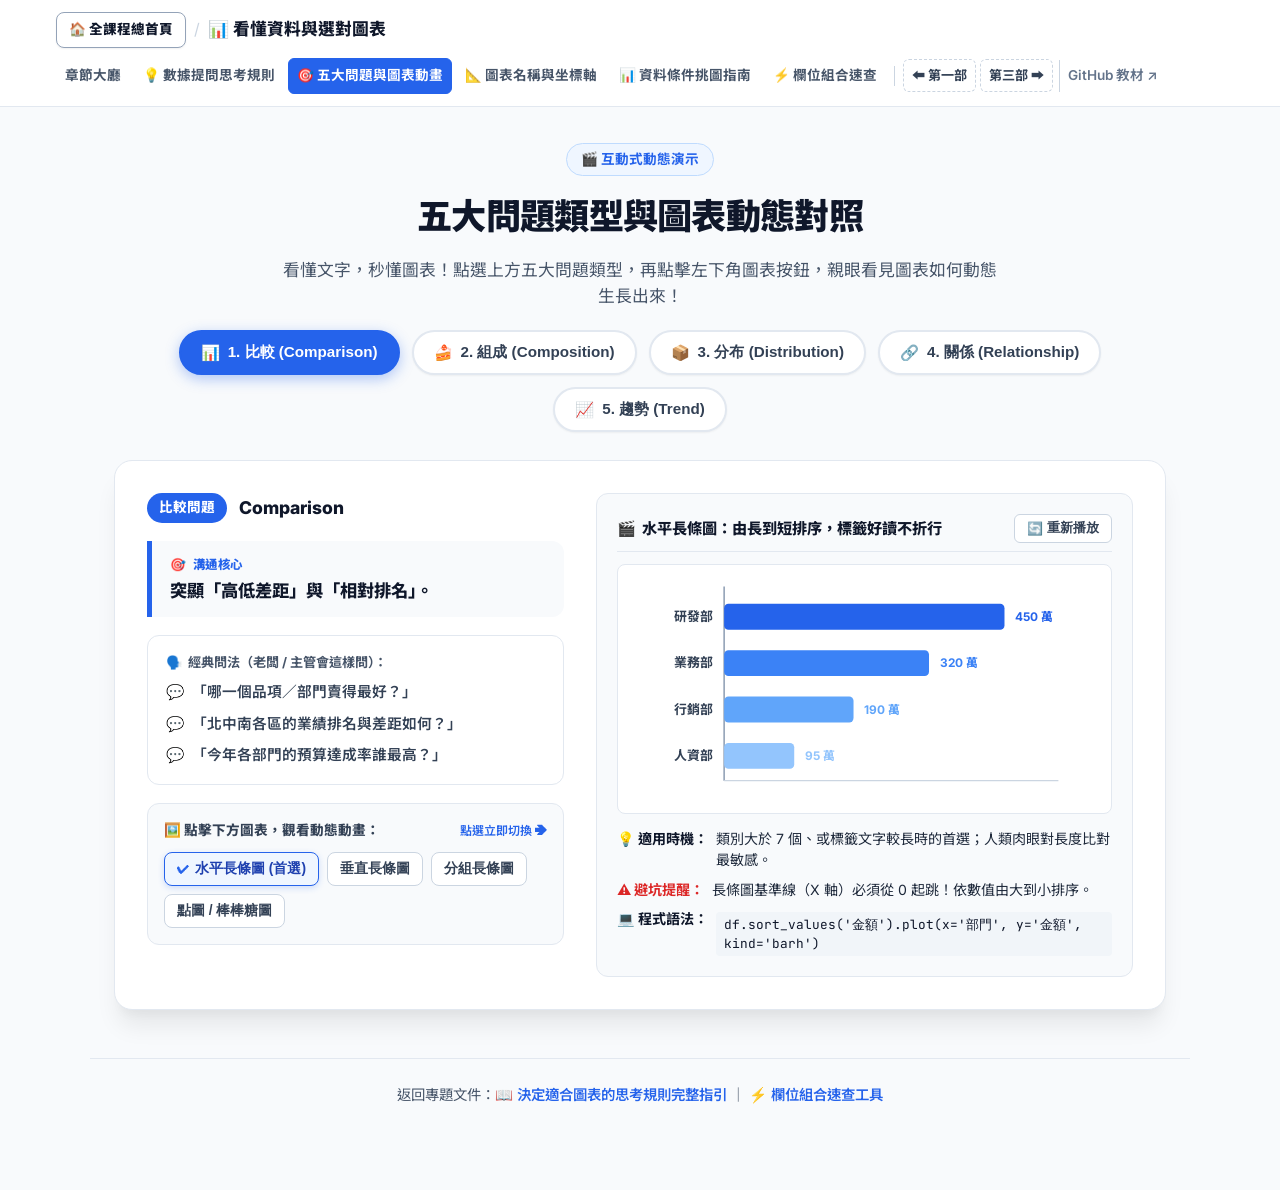
<file: docs/chart-selection/question-types.html>
<!DOCTYPE html>
<html lang="zh-TW">
<head>
  <meta charset="UTF-8">
  <meta name="viewport" content="width=device-width, initial-scale=1.0">
  <title>五大問題類型與圖表動態視覺化 | 看懂資料與選對圖表</title>
  <meta name="description" content="互動式動畫展示五大分析問題（比較、組成、分布、關係、趨勢）所對應的真實圖表樣貌，點擊按鈕即時觀看圖表生長動畫。">
  <link rel="preconnect" href="https://fonts.googleapis.com">
  <link rel="preconnect" href="https://fonts.gstatic.com" crossorigin>
  <link href="https://fonts.googleapis.com/css2?family=Inter:wght@400;500;600;700;800;900&family=Noto+Sans+TC:wght@400;500;700;900&family=JetBrains+Mono:wght@400;600&display=swap" rel="stylesheet">
  <style>
    :root {
      --primary: #2563eb;
      --comp-color: #2563eb;
      --compst-color: #ea580c;
      --dist-color: #7c3aed;
      --rel-color: #059669;
      --trend-color: #dc2626;
      --bg: #F8FAFC;
      --card-bg: #FFFFFF;
      --slate-100: #f1f5f9;
      --slate-200: #e2e8f0;
      --slate-300: #cbd5e1;
      --slate-600: #475569;
      --slate-700: #334155;
      --slate-800: #1e293b;
      --slate-900: #0f172a;
      --shadow-sm: 0 1px 2px rgba(0,0,0,0.05);
      --shadow-md: 0 4px 6px -1px rgba(0,0,0,0.08), 0 2px 4px -2px rgba(0,0,0,0.04);
      --shadow-xl: 0 20px 25px -5px rgba(0,0,0,0.08), 0 10px 10px -5px rgba(0,0,0,0.03);
      --radius-lg: 18px;
      --radius-md: 12px;
      --radius-sm: 8px;
    }

    * { box-sizing: border-box; margin: 0; padding: 0; }

    body {
      font-family: 'Inter', 'Noto Sans TC', sans-serif;
      background: var(--bg);
      color: var(--slate-800);
      line-height: 1.6;
      padding-bottom: 60px;
    }

    /* Hero */
    .hero {
      max-width: 1000px;
      margin: 36px auto 20px;
      padding: 0 24px;
      text-align: center;
    }
    .hero-badge {
      display: inline-flex;
      align-items: center;
      gap: 6px;
      padding: 5px 14px;
      background: #eff6ff;
      border: 1px solid #bfdbfe;
      border-radius: 999px;
      color: #2563eb;
      font-size: 0.85rem;
      font-weight: 700;
      margin-bottom: 12px;
    }
    .hero h1 {
      font-size: 2.2rem;
      font-weight: 900;
      color: var(--slate-900);
      letter-spacing: -0.02em;
      margin-bottom: 12px;
    }
    .hero p {
      font-size: 1.05rem;
      color: var(--slate-600);
      max-width: 720px;
      margin: 0 auto;
    }

    /* 控制列：五大問題分類按鈕 */
    .type-switcher {
      max-width: 1100px;
      margin: 20px auto 28px;
      padding: 0 24px;
      display: flex;
      justify-content: center;
      flex-wrap: wrap;
      gap: 12px;
    }
    .type-btn {
      background: #FFFFFF;
      border: 2px solid var(--slate-200);
      border-radius: 999px;
      padding: 10px 20px;
      font-size: 0.95rem;
      font-weight: 700;
      color: var(--slate-700);
      cursor: pointer;
      display: flex;
      align-items: center;
      gap: 8px;
      transition: all 0.22s ease;
      box-shadow: var(--shadow-sm);
    }
    .type-btn:hover {
      transform: translateY(-2px);
      box-shadow: var(--shadow-md);
    }
    .type-btn.active[data-type="comp"] {
      background: var(--comp-color); border-color: var(--comp-color); color: #fff;
      box-shadow: 0 4px 14px rgba(37,99,235,0.35);
    }
    .type-btn.active[data-type="compst"] {
      background: var(--compst-color); border-color: var(--compst-color); color: #fff;
      box-shadow: 0 4px 14px rgba(234,88,12,0.35);
    }
    .type-btn.active[data-type="dist"] {
      background: var(--dist-color); border-color: var(--dist-color); color: #fff;
      box-shadow: 0 4px 14px rgba(124,58,237,0.35);
    }
    .type-btn.active[data-type="rel"] {
      background: var(--rel-color); border-color: var(--rel-color); color: #fff;
      box-shadow: 0 4px 14px rgba(5,150,105,0.35);
    }
    .type-btn.active[data-type="trend"] {
      background: var(--trend-color); border-color: var(--trend-color); color: #fff;
      box-shadow: 0 4px 14px rgba(220,38,38,0.35);
    }

    /* 主展示舞台 */
    .stage {
      max-width: 1100px;
      margin: 0 auto;
      padding: 0 24px;
    }
    .stage-card {
      background: var(--card-bg);
      border: 1.5px solid var(--slate-200);
      border-radius: var(--radius-lg);
      padding: 32px;
      box-shadow: var(--shadow-xl);
      display: grid;
      grid-template-columns: 1.05fr 1.35fr;
      gap: 32px;
      align-items: start;
    }
    @media (max-width: 900px) {
      .stage-card {
        grid-template-columns: 1fr;
        padding: 24px;
      }
    }

    /* 左側：文字解說區 */
    .text-column {
      display: flex;
      flex-direction: column;
      gap: 18px;
    }
    .type-header {
      display: flex;
      align-items: center;
      gap: 12px;
    }
    .type-tag {
      font-size: 0.85rem;
      font-weight: 800;
      padding: 4px 12px;
      border-radius: 999px;
      color: #fff;
    }
    .type-en-title {
      font-size: 1.1rem;
      font-weight: 800;
      color: var(--slate-900);
    }

    /* 溝通核心卡片 */
    .core-box {
      background: #F8FAFC;
      border-left: 5px solid var(--primary);
      padding: 14px 18px;
      border-radius: 0 var(--radius-md) var(--radius-md) 0;
    }
    .core-box .label {
      font-size: 0.78rem;
      font-weight: 800;
      text-transform: uppercase;
      letter-spacing: 0.05em;
      margin-bottom: 4px;
      display: flex;
      align-items: center;
      gap: 6px;
    }
    .core-box .content {
      font-size: 1.08rem;
      font-weight: 800;
      color: var(--slate-900);
      line-height: 1.4;
    }

    /* 經典問法對話氣泡清單 */
    .questions-box {
      background: #FFFFFF;
      border: 1px solid var(--slate-200);
      border-radius: var(--radius-md);
      padding: 16px 18px;
    }
    .questions-box .label {
      font-size: 0.82rem;
      font-weight: 700;
      color: var(--slate-600);
      margin-bottom: 8px;
      display: flex;
      align-items: center;
      gap: 6px;
    }
    .q-item {
      display: flex;
      align-items: flex-start;
      gap: 8px;
      margin-bottom: 8px;
      font-size: 0.92rem;
      color: var(--slate-700);
      font-weight: 600;
    }
    .q-item:last-child {
      margin-bottom: 0;
    }
    .q-item span.bubble-icon {
      color: var(--primary);
    }

    /* 左下角：可點擊的圖表按鈕清單 */
    .sub-charts-section {
      background: #F8FAFC;
      border: 1px solid var(--slate-200);
      border-radius: var(--radius-md);
      padding: 16px;
    }
    .sub-charts-title {
      font-size: 0.85rem;
      font-weight: 800;
      color: var(--slate-700);
      margin-bottom: 10px;
      display: flex;
      align-items: center;
      justify-content: space-between;
    }
    .sub-charts-hint {
      font-size: 0.75rem;
      color: var(--primary);
      font-weight: 600;
    }
    .sub-charts-grid {
      display: flex;
      flex-wrap: wrap;
      gap: 8px;
    }
    .sub-chart-btn {
      background: #FFFFFF;
      border: 1.5px solid var(--slate-300);
      border-radius: var(--radius-sm);
      padding: 7px 12px;
      font-size: 0.86rem;
      font-weight: 700;
      color: var(--slate-700);
      cursor: pointer;
      display: flex;
      align-items: center;
      gap: 6px;
      transition: all 0.2s ease;
    }
    .sub-chart-btn:hover {
      border-color: var(--primary);
      color: var(--primary);
      transform: translateY(-1px);
    }
    .sub-chart-btn.active {
      background: #EFF6FF;
      border-color: #2563EB;
      color: #1E40AF;
      box-shadow: 0 2px 6px rgba(37,99,235,0.2);
    }
    .sub-chart-btn.active::before {
      content: '✔';
      font-size: 0.75rem;
      color: #2563EB;
    }

    /* 右側：動態圖表畫布 */
    .canvas-column {
      background: #F8FAFC;
      border: 1.5px solid var(--slate-200);
      border-radius: var(--radius-md);
      padding: 20px;
      display: flex;
      flex-direction: column;
      position: relative;
    }
    .canvas-header {
      display: flex;
      justify-content: space-between;
      align-items: center;
      margin-bottom: 12px;
      padding-bottom: 8px;
      border-bottom: 1px solid var(--slate-200);
    }
    .canvas-title {
      font-size: 0.95rem;
      font-weight: 800;
      color: var(--slate-900);
      display: flex;
      align-items: center;
      gap: 6px;
    }
    .replay-btn {
      background: #FFFFFF;
      border: 1px solid var(--slate-300);
      padding: 5px 12px;
      border-radius: 6px;
      font-size: 0.8rem;
      font-weight: 700;
      color: var(--slate-700);
      cursor: pointer;
      display: flex;
      align-items: center;
      gap: 4px;
      transition: all 0.2s ease;
    }
    .replay-btn:hover {
      background: var(--primary);
      color: #fff;
      border-color: var(--primary);
    }

    .svg-wrapper {
      width: 100%;
      height: 250px;
      display: flex;
      align-items: center;
      justify-content: center;
      background: #FFFFFF;
      border: 1px solid var(--slate-200);
      border-radius: var(--radius-sm);
      margin-bottom: 14px;
      overflow: hidden;
    }
    .svg-wrapper svg {
      width: 100%;
      height: 100%;
    }

    /* 下方說明與避坑 */
    .chart-info-box {
      display: flex;
      flex-direction: column;
      gap: 8px;
      font-size: 0.88rem;
    }
    .chart-info-item {
      display: flex;
      gap: 8px;
      line-height: 1.5;
    }
    .chart-info-item strong {
      color: var(--slate-900);
      white-space: nowrap;
    }
    .chart-code-hint {
      font-family: 'JetBrains Mono', monospace;
      font-size: 0.8rem;
      background: var(--slate-100);
      padding: 3px 8px;
      border-radius: 4px;
      color: #0F172A;
      display: inline-block;
      margin-top: 4px;
    }

    /* 頁尾 */
    footer {
      max-width: 1100px;
      margin: 48px auto 0;
      padding: 24px;
      border-top: 1px solid var(--slate-200);
      text-align: center;
      color: var(--slate-600);
      font-size: 0.9rem;
    }
    footer a {
      color: var(--primary);
      text-decoration: none;
      font-weight: 600;
    }
    footer a:hover {
      text-decoration: underline;
    }
  </style>
  <script src="./js/nav.js"></script>
</head>
<body>

  <!-- Hero -->
  <section class="hero">
    <div class="hero-badge">🎬 互動式動態演示</div>
    <h1>五大問題類型與圖表動態對照</h1>
    <p>看懂文字，秒懂圖表！點選上方五大問題類型，再點擊左下角圖表按鈕，親眼看見圖表如何動態生長出來！</p>
  </section>

  <!-- 五大按鈕選單 -->
  <div class="type-switcher" id="typeSwitcher">
    <button class="type-btn active" data-type="comp">
      <span>📊</span> 1. 比較 (Comparison)
    </button>
    <button class="type-btn" data-type="compst">
      <span>🍰</span> 2. 組成 (Composition)
    </button>
    <button class="type-btn" data-type="dist">
      <span>📦</span> 3. 分布 (Distribution)
    </button>
    <button class="type-btn" data-type="rel">
      <span>🔗</span> 4. 關係 (Relationship)
    </button>
    <button class="type-btn" data-type="trend">
      <span>📈</span> 5. 趨勢 (Trend)
    </button>
  </div>

  <!-- 主展示舞台 -->
  <main class="stage">
    <div class="stage-card">

      <!-- 左側文字解說 -->
      <div class="text-column">
        <div class="type-header">
          <span class="type-tag" id="typeTag" style="background: var(--comp-color);">比較問題</span>
          <span class="type-en-title" id="typeEnTitle">Comparison</span>
        </div>

        <!-- 溝通核心（最上方） -->
        <div class="core-box" id="coreBox" style="border-left-color: var(--comp-color);">
          <div class="label" id="coreLabel" style="color: var(--comp-color);">
            <span>🎯</span> 溝通核心
          </div>
          <div class="content" id="coreContent">
            突顯「高低差距」與「相對排名」。
          </div>
        </div>

        <!-- 經典問法 -->
        <div class="questions-box">
          <div class="label">
            <span>🗣️</span> 經典問法（老闆 / 主管會這樣問）：
          </div>
          <div id="questionsList"></div>
        </div>

        <!-- 左下角：可點擊的圖表按鈕清單 -->
        <div class="sub-charts-section">
          <div class="sub-charts-title">
            <span>🖼️ 點擊下方圖表，觀看動態動畫：</span>
            <span class="sub-charts-hint">點選立即切換 ➔</span>
          </div>
          <div class="sub-charts-grid" id="subChartBtns">
            <!-- 由 JS 動態注入可點選按鈕 -->
          </div>
        </div>
      </div>

      <!-- 右側動態圖表畫布 -->
      <div class="canvas-column">
        <div class="canvas-header">
          <div class="canvas-title">
            <span>🎬</span> <span id="chartCaption">圖表動畫演示</span>
          </div>
          <button class="replay-btn" id="replayBtn" title="重新播放動畫">
            <span>🔄</span> 重新播放
          </button>
        </div>

        <div class="svg-wrapper" id="svgStage">
          <!-- 由 JS 繪製並觸發 SVG SMIL 動畫 -->
        </div>

        <!-- 圖表詳細說明與避坑 -->
        <div class="chart-info-box">
          <div class="chart-info-item">
            <strong>💡 適用時機：</strong>
            <span id="chartWhen">...</span>
          </div>
          <div class="chart-info-item">
            <strong style="color: #dc2626;">⚠️ 避坑提醒：</strong>
            <span id="chartWarn">...</span>
          </div>
          <div class="chart-info-item">
            <strong>💻 程式語法：</strong>
            <div><span class="chart-code-hint" id="chartCode">df.plot()</span></div>
          </div>
        </div>
      </div>

    </div>
  </main>

  <!-- 頁尾 -->
  <footer>
    <p>返回專題文件：<a href="https://github.com/roberthsu2003/ai-excel-analytics/tree/main/02_%E7%9C%8B%E6%87%82%E8%B3%87%E6%96%99%E8%88%87%E9%81%B8%E5%B0%8D%E5%9C%96%E8%A1%A8/%E6%B1%BA%E5%AE%9A%E9%81%A9%E5%90%88%E5%9C%96%E8%A1%A8%E7%9A%84%E6%80%9D%E8%80%83%E8%A6%8F%E5%89%87" target="_blank">📖 決定適合圖表的思考規則完整指引</a> ｜ <a href="./field-combinations.html">⚡ 欄位組合速查工具</a></p>
  </footer>

  <script>
    // 完整題庫與所有對應的子圖表動畫庫
    const fullModel = {
      comp: {
        tagName: "比較問題",
        enName: "Comparison",
        themeColor: "#2563eb",
        core: "突顯「高低差距」與「相對排名」。",
        questions: [
          "「哪一個品項／部門賣得最好？」",
          "「北中南各區的業績排名與差距如何？」",
          "「今年各部門的預算達成率誰最高？」"
        ],
        subCharts: [
          {
            name: "水平長條圖 (首選)",
            caption: "水平長條圖：由長到短排序，標籤好讀不折行",
            when: "類別大於 7 個、或標籤文字較長時的首選；人類肉眼對長度比對最敏感。",
            warn: "長條圖基準線（X 軸）必須從 0 起跳！依數值由大到小排序。",
            code: "df.sort_values('金額').plot(x='部門', y='金額', kind='barh')",
            svg: () => `
              <svg viewBox="0 0 420 230" xmlns="http://www.w3.org/2000/svg">
                <line x1="80" y1="20" x2="80" y2="200" stroke="#94A3B8" stroke-width="1.5"/>
                <line x1="80" y1="200" x2="390" y2="200" stroke="#CBD5E1" stroke-width="1"/>
                
                <text x="70" y="52" font-size="12" fill="#334155" text-anchor="end" font-weight="bold">研發部</text>
                <rect x="80" y="36" width="0" height="24" rx="4" fill="#2563EB">
                  <animate attributeName="width" from="0" to="260" dur="0.8s" begin="0.1s" fill="freeze" calcMode="spline" keySplines="0.16 1 0.3 1"/>
                </rect>
                <text x="350" y="52" font-size="11" fill="#2563EB" font-weight="bold">450 萬</text>

                <text x="70" y="95" font-size="12" fill="#334155" text-anchor="end" font-weight="bold">業務部</text>
                <rect x="80" y="79" width="0" height="24" rx="4" fill="#3B82F6">
                  <animate attributeName="width" from="0" to="190" dur="0.8s" begin="0.25s" fill="freeze" calcMode="spline" keySplines="0.16 1 0.3 1"/>
                </rect>
                <text x="280" y="95" font-size="11" fill="#3B82F6" font-weight="bold">320 萬</text>

                <text x="70" y="138" font-size="12" fill="#334155" text-anchor="end" font-weight="bold">行銷部</text>
                <rect x="80" y="122" width="0" height="24" rx="4" fill="#60A5FA">
                  <animate attributeName="width" from="0" to="120" dur="0.8s" begin="0.4s" fill="freeze" calcMode="spline" keySplines="0.16 1 0.3 1"/>
                </rect>
                <text x="210" y="138" font-size="11" fill="#60A5FA" font-weight="bold">190 萬</text>

                <text x="70" y="181" font-size="12" fill="#334155" text-anchor="end" font-weight="bold">人資部</text>
                <rect x="80" y="165" width="0" height="24" rx="4" fill="#93C5FD">
                  <animate attributeName="width" from="0" to="65" dur="0.8s" begin="0.55s" fill="freeze" calcMode="spline" keySplines="0.16 1 0.3 1"/>
                </rect>
                <text x="155" y="181" font-size="11" fill="#93C5FD" font-weight="bold">95 萬</text>
              </svg>
            `
          },
          {
            name: "垂直長條圖",
            caption: "垂直長條圖：類別少於 7 個且名稱短時的最佳選擇",
            when: "項目少且文字精簡時，垂直長條符合一般閱讀習慣。",
            warn: "垂直長條圖 Y 軸必須從 0 開始，避免視覺放大切成顯著假象。",
            code: "df.plot(x='部門', y='金額', kind='bar')",
            svg: () => `
              <svg viewBox="0 0 420 230" xmlns="http://www.w3.org/2000/svg">
                <line x1="50" y1="20" x2="50" y2="190" stroke="#94A3B8" stroke-width="1.5"/>
                <line x1="50" y1="190" x2="380" y2="190" stroke="#94A3B8" stroke-width="1.5"/>

                <!-- 4 根垂直長條由下拔高 -->
                <rect x="75" y="190" width="45" height="0" rx="3" fill="#2563EB">
                  <animate attributeName="height" from="0" to="140" dur="0.8s" begin="0.1s" fill="freeze" calcMode="spline" keySplines="0.16 1 0.3 1"/>
                  <animate attributeName="y" from="190" to="50" dur="0.8s" begin="0.1s" fill="freeze" calcMode="spline" keySplines="0.16 1 0.3 1"/>
                </rect>
                <text x="97" y="210" font-size="11" fill="#334155" text-anchor="middle" font-weight="bold">研發</text>

                <rect x="150" y="190" width="45" height="0" rx="3" fill="#3B82F6">
                  <animate attributeName="height" from="0" to="105" dur="0.8s" begin="0.25s" fill="freeze" calcMode="spline" keySplines="0.16 1 0.3 1"/>
                  <animate attributeName="y" from="190" to="85" dur="0.8s" begin="0.25s" fill="freeze" calcMode="spline" keySplines="0.16 1 0.3 1"/>
                </rect>
                <text x="172" y="210" font-size="11" fill="#334155" text-anchor="middle" font-weight="bold">業務</text>

                <rect x="225" y="190" width="45" height="0" rx="3" fill="#60A5FA">
                  <animate attributeName="height" from="0" to="70" dur="0.8s" begin="0.4s" fill="freeze" calcMode="spline" keySplines="0.16 1 0.3 1"/>
                  <animate attributeName="y" from="190" to="120" dur="0.8s" begin="0.4s" fill="freeze" calcMode="spline" keySplines="0.16 1 0.3 1"/>
                </rect>
                <text x="247" y="210" font-size="11" fill="#334155" text-anchor="middle" font-weight="bold">行銷</text>

                <rect x="300" y="190" width="45" height="0" rx="3" fill="#93C5FD">
                  <animate attributeName="height" from="0" to="40" dur="0.8s" begin="0.55s" fill="freeze" calcMode="spline" keySplines="0.16 1 0.3 1"/>
                  <animate attributeName="y" from="190" to="150" dur="0.8s" begin="0.55s" fill="freeze" calcMode="spline" keySplines="0.16 1 0.3 1"/>
                </rect>
                <text x="322" y="210" font-size="11" fill="#334155" text-anchor="middle" font-weight="bold">人資</text>
              </svg>
            `
          },
          {
            name: "分組長條圖",
            caption: "分組長條圖：同一個部門並列比較「預算 vs 實際」",
            when: "跨 2 個指標（例如今年 vs 去年、預算 vs 實際支出）比對。",
            warn: "每組指標勿超過 3 個，避免畫面擁擠；圖例顏色務必清楚。",
            code: "df.plot(x='部門', y=['預算', '實際'], kind='bar')",
            svg: () => `
              <svg viewBox="0 0 420 230" xmlns="http://www.w3.org/2000/svg">
                <line x1="50" y1="190" x2="380" y2="190" stroke="#94A3B8" stroke-width="1.5"/>
                <!-- 圖例 -->
                <rect x="250" y="15" width="12" height="10" fill="#2563EB"/>
                <text x="268" y="24" font-size="11" fill="#64748B">預算</text>
                <rect x="315" y="15" width="12" height="10" fill="#F97316"/>
                <text x="333" y="24" font-size="11" fill="#64748B">實際</text>

                <!-- 組 1: 研發 -->
                <rect x="80" y="190" width="22" height="0" fill="#2563EB">
                  <animate attributeName="height" from="0" to="130" dur="0.7s" begin="0.1s" fill="freeze"/>
                  <animate attributeName="y" from="190" to="60" dur="0.7s" begin="0.1s" fill="freeze"/>
                </rect>
                <rect x="105" y="190" width="22" height="0" fill="#F97316">
                  <animate attributeName="height" from="0" to="115" dur="0.7s" begin="0.2s" fill="freeze"/>
                  <animate attributeName="y" from="190" to="75" dur="0.7s" begin="0.2s" fill="freeze"/>
                </rect>
                <text x="103" y="210" font-size="11" fill="#334155" text-anchor="middle" font-weight="bold">研發部</text>

                <!-- 組 2: 業務 -->
                <rect x="175" y="190" width="22" height="0" fill="#2563EB">
                  <animate attributeName="height" from="0" to="90" dur="0.7s" begin="0.3s" fill="freeze"/>
                  <animate attributeName="y" from="190" to="100" dur="0.7s" begin="0.3s" fill="freeze"/>
                </rect>
                <rect x="200" y="190" width="22" height="0" fill="#F97316">
                  <animate attributeName="height" from="0" to="110" dur="0.7s" begin="0.4s" fill="freeze"/>
                  <animate attributeName="y" from="190" to="80" dur="0.7s" begin="0.4s" fill="freeze"/>
                </rect>
                <text x="198" y="210" font-size="11" fill="#334155" text-anchor="middle" font-weight="bold">業務部</text>

                <!-- 組 3: 行銷 -->
                <rect x="270" y="190" width="22" height="0" fill="#2563EB">
                  <animate attributeName="height" from="0" to="60" dur="0.7s" begin="0.5s" fill="freeze"/>
                  <animate attributeName="y" from="190" to="130" dur="0.7s" begin="0.5s" fill="freeze"/>
                </rect>
                <rect x="295" y="190" width="22" height="0" fill="#F97316">
                  <animate attributeName="height" from="0" to="75" dur="0.7s" begin="0.6s" fill="freeze"/>
                  <animate attributeName="y" from="190" to="115" dur="0.7s" begin="0.6s" fill="freeze"/>
                </rect>
                <text x="293" y="210" font-size="11" fill="#334155" text-anchor="middle" font-weight="bold">行銷部</text>
              </svg>
            `
          },
          {
            name: "點圖 / 棒棒糖圖",
            caption: "點圖：項目極多時，減輕大色塊壓迫感",
            when: "項目多達 15~30 個時，以細線+端點精準定位數值，畫面最清爽。",
            warn: "依然需要依數值排序；端點標籤文字不可過小。",
            code: "plt.hlines(y=df['品項'], xmin=0, xmax=df['數值']) + plt.plot(df['數值'], 'o')",
            svg: () => `
              <svg viewBox="0 0 420 230" xmlns="http://www.w3.org/2000/svg">
                <line x1="80" y1="20" x2="80" y2="200" stroke="#94A3B8" stroke-width="1.5"/>
                
                <!-- 棒棒糖 1 -->
                <line x1="80" y1="50" x2="330" y2="50" stroke="#CBD5E1" stroke-width="2"/>
                <circle cx="330" cy="50" r="0" fill="#2563EB">
                  <animate attributeName="r" from="0" to="6" dur="0.4s" begin="0.2s" fill="freeze"/>
                </circle>
                <text x="70" y="54" font-size="11" fill="#334155" text-anchor="end">品項 A</text>

                <!-- 棒棒糖 2 -->
                <line x1="80" y1="95" x2="260" y2="95" stroke="#CBD5E1" stroke-width="2"/>
                <circle cx="260" cy="95" r="0" fill="#2563EB">
                  <animate attributeName="r" from="0" to="6" dur="0.4s" begin="0.35s" fill="freeze"/>
                </circle>
                <text x="70" y="99" font-size="11" fill="#334155" text-anchor="end">品項 B</text>

                <!-- 棒棒糖 3 -->
                <line x1="80" y1="140" x2="190" y2="140" stroke="#CBD5E1" stroke-width="2"/>
                <circle cx="190" cy="140" r="0" fill="#2563EB">
                  <animate attributeName="r" from="0" to="6" dur="0.4s" begin="0.5s" fill="freeze"/>
                </circle>
                <text x="70" y="144" font-size="11" fill="#334155" text-anchor="end">品項 C</text>

                <!-- 棒棒糖 4 -->
                <line x1="80" y1="185" x2="130" y2="185" stroke="#CBD5E1" stroke-width="2"/>
                <circle cx="130" cy="185" r="0" fill="#2563EB">
                  <animate attributeName="r" from="0" to="6" dur="0.4s" begin="0.65s" fill="freeze"/>
                </circle>
                <text x="70" y="189" font-size="11" fill="#334155" text-anchor="end">品項 D</text>
              </svg>
            `
          }
        ]
      },
      compst: {
        tagName: "組成問題",
        enName: "Composition",
        themeColor: "#ea580c",
        core: "突顯「部分相對於整體的份額」，所有部分加總必須為 100%（或等於整體總額）。",
        questions: [
          "「公司總成本裡，人事費用占了幾成？」",
          "「今年營業額主要是哪幾個產品線貢獻的？」",
          "「各支付方式在全體訂單的占有比例各是多少？」"
        ],
        subCharts: [
          {
            name: "百分比長條圖 (首選)",
            caption: "百分比長條圖：比例切分一目了然，空間最節省",
            when: "組成分析的第一首選！比圓餅圖更容易精確比較長度。",
            warn: "務必在圖表上註明「分母是全部總額」，所有部分相加必為 100%。",
            code: "df.plot(kind='bar', stacked=True)",
            svg: () => `
              <svg viewBox="0 0 420 230" xmlns="http://www.w3.org/2000/svg">
                <!-- 百分比長條動畫 -->
                <g transform="translate(60, 80)">
                  <rect x="0" y="0" width="300" height="40" rx="6" fill="#F1F5F9" stroke="#E2E8F0"/>
                  <!-- 區塊 1: 50% -->
                  <rect x="0" y="0" width="0" height="40" rx="6" fill="#EA580C">
                    <animate attributeName="width" from="0" to="150" dur="0.7s" begin="0.1s" fill="freeze"/>
                  </rect>
                  <text x="75" y="25" font-size="12" fill="#FFFFFF" font-weight="bold" text-anchor="middle">50%</text>

                  <!-- 區塊 2: 30% -->
                  <rect x="150" y="0" width="0" height="40" fill="#FB923C">
                    <animate attributeName="width" from="0" to="90" dur="0.7s" begin="0.3s" fill="freeze"/>
                  </rect>
                  <text x="195" y="25" font-size="12" fill="#FFFFFF" font-weight="bold" text-anchor="middle">30%</text>

                  <!-- 區塊 3: 20% -->
                  <rect x="240" y="0" width="0" height="40" rx="6" fill="#FED7AA">
                    <animate attributeName="width" from="0" to="60" dur="0.7s" begin="0.5s" fill="freeze"/>
                  </rect>
                  <text x="270" y="25" font-size="11" fill="#7C2D12" font-weight="bold" text-anchor="middle">20%</text>
                </g>

                <!-- 圖例 -->
                <g transform="translate(60, 160)">
                  <rect x="0" y="0" width="12" height="12" rx="2" fill="#EA580C"/><text x="18" y="11" font-size="12" fill="#334155">雲端軟體 (50%)</text>
                  <rect x="110" y="0" width="12" height="12" rx="2" fill="#FB923C"/><text x="128" y="11" font-size="12" fill="#334155">硬體設備 (30%)</text>
                  <rect x="220" y="0" width="12" height="12" rx="2" fill="#FED7AA"/><text x="238" y="11" font-size="12" fill="#334155">專業顧問 (20%)</text>
                </g>
              </svg>
            `
          },
          {
            name: "甜甜圈圖 (≤ 4 類)",
            caption: "甜甜圈圖：類別極少時，直觀呈現核心份額",
            when: "只有 2~4 個分類，且想強調某單一主導比例時使用。",
            warn: "類別一旦超過 5 個，切忌使用圓餅/甜甜圈圖（禁止切碎披薩）。",
            code: "df.plot(kind='pie', wedgeprops=dict(width=0.4))",
            svg: () => `
              <svg viewBox="0 0 420 230" xmlns="http://www.w3.org/2000/svg">
                <g transform="translate(130, 115)">
                  <!-- 扇區 1: 50% (右半圓，深橘色 #EA580C) -->
                  <path d="M 0 -70 A 70 70 0 0 1 0 70 L 0 42 A 42 42 0 0 0 0 -42 Z" fill="#EA580C">
                    <animate attributeName="opacity" from="0" to="1" dur="0.5s" begin="0.1s" fill="freeze"/>
                    <animateTransform attributeName="transform" type="scale" from="0.8" to="1" dur="0.5s" begin="0.1s" fill="freeze"/>
                  </path>
                  <text x="56" y="5" font-size="12" fill="#FFFFFF" font-weight="bold" text-anchor="middle">50%</text>

                  <!-- 扇區 2: 30% (左下象限 108度，中橘色 #FB923C) -->
                  <path d="M 0 70 A 70 70 0 0 1 -66.6 -21.6 L -40 -13 A 42 42 0 0 0 0 42 Z" fill="#FB923C">
                    <animate attributeName="opacity" from="0" to="1" dur="0.5s" begin="0.3s" fill="freeze"/>
                    <animateTransform attributeName="transform" type="scale" from="0.8" to="1" dur="0.5s" begin="0.3s" fill="freeze"/>
                  </path>
                  <text x="-48" y="32" font-size="11" fill="#FFFFFF" font-weight="bold" text-anchor="middle">30%</text>

                  <!-- 扇區 3: 20% (左上象限 72度，淺橘色 #FED7AA) -->
                  <path d="M -66.6 -21.6 A 70 70 0 0 1 0 -70 L 0 -42 A 42 42 0 0 0 -40 -13 Z" fill="#FED7AA">
                    <animate attributeName="opacity" from="0" to="1" dur="0.5s" begin="0.5s" fill="freeze"/>
                    <animateTransform attributeName="transform" type="scale" from="0.8" to="1" dur="0.5s" begin="0.5s" fill="freeze"/>
                  </path>
                  <text x="-28" y="-45" font-size="11" fill="#7C2D12" font-weight="bold" text-anchor="middle">20%</text>

                  <!-- 中心空心標記 -->
                  <circle cx="0" cy="0" r="41" fill="#FFFFFF"/>
                  <text x="0" y="5" font-size="12" fill="#7C2D12" font-weight="bold" text-anchor="middle">總和 100%</text>
                </g>
                <g transform="translate(250, 65)">
                  <rect x="0" y="0" width="14" height="14" rx="3" fill="#EA580C"/>
                  <text x="22" y="12" font-size="13" fill="#334155" font-weight="bold">線上刷卡 (50%)</text>
                  <rect x="0" y="35" width="14" height="14" rx="3" fill="#FB923C"/>
                  <text x="22" y="47" font-size="13" fill="#334155" font-weight="bold">行動支付 (30%)</text>
                  <rect x="0" y="70" width="14" height="14" rx="3" fill="#FED7AA"/>
                  <text x="22" y="82" font-size="13" fill="#334155" font-weight="bold">其他門市 (20%)</text>
                </g>
              </svg>
            `
          },
          {
            name: "堆疊長條圖",
            caption: "堆疊長條圖：同時掌握「各類別總額」與「內部各成分份額」",
            when: "需要比對多個類別的總量高低，並同時觀察內部各子項目的組成貢獻。",
            warn: "注意浮動基準線！除最底層外，上方色塊起點不一，難以精確比較中間層的長度差距。",
            code: "df.plot(kind='bar', stacked=True)",
            svg: () => `
              <svg viewBox="0 0 420 230" xmlns="http://www.w3.org/2000/svg">
                <line x1="50" y1="190" x2="380" y2="190" stroke="#94A3B8" stroke-width="1.5"/>
                <!-- 圖例 -->
                <rect x="230" y="15" width="12" height="10" fill="#EA580C" rx="2"/>
                <text x="248" y="24" font-size="11" fill="#64748B">實體門市</text>
                <rect x="315" y="15" width="12" height="10" fill="#FB923C" rx="2"/>
                <text x="333" y="24" font-size="11" fill="#64748B">線上電商</text>

                <!-- 組 1: 產品 A (總量 130 = 底 75 + 頂 55) -->
                <rect x="80" y="190" width="48" height="0" rx="0" fill="#EA580C">
                  <animate attributeName="height" from="0" to="75" dur="0.6s" begin="0.1s" fill="freeze"/>
                  <animate attributeName="y" from="190" to="115" dur="0.6s" begin="0.1s" fill="freeze"/>
                </rect>
                <rect x="80" y="115" width="48" height="0" rx="3" fill="#FB923C">
                  <animate attributeName="height" from="0" to="55" dur="0.6s" begin="0.3s" fill="freeze"/>
                  <animate attributeName="y" from="115" to="60" dur="0.6s" begin="0.3s" fill="freeze"/>
                </rect>
                <text x="104" y="50" font-size="11" fill="#EA580C" font-weight="bold" text-anchor="middle">總額 130</text>
                <text x="104" y="210" font-size="11" fill="#334155" text-anchor="middle" font-weight="bold">產品 A</text>

                <!-- 組 2: 產品 B (總量 160 = 底 100 + 頂 60) -->
                <rect x="180" y="190" width="48" height="0" rx="0" fill="#EA580C">
                  <animate attributeName="height" from="0" to="100" dur="0.6s" begin="0.2s" fill="freeze"/>
                  <animate attributeName="y" from="190" to="90" dur="0.6s" begin="0.2s" fill="freeze"/>
                </rect>
                <rect x="180" y="90" width="48" height="0" rx="3" fill="#FB923C">
                  <animate attributeName="height" from="0" to="60" dur="0.6s" begin="0.4s" fill="freeze"/>
                  <animate attributeName="y" from="90" to="30" dur="0.6s" begin="0.4s" fill="freeze"/>
                </rect>
                <text x="204" y="20" font-size="11" fill="#EA580C" font-weight="bold" text-anchor="middle">總額 160</text>
                <text x="204" y="210" font-size="11" fill="#334155" text-anchor="middle" font-weight="bold">產品 B</text>

                <!-- 組 3: 產品 C (總量 90 = 底 50 + 頂 40) -->
                <rect x="280" y="190" width="48" height="0" rx="0" fill="#EA580C">
                  <animate attributeName="height" from="0" to="50" dur="0.6s" begin="0.3s" fill="freeze"/>
                  <animate attributeName="y" from="190" to="140" dur="0.6s" begin="0.3s" fill="freeze"/>
                </rect>
                <rect x="280" y="140" width="48" height="0" rx="3" fill="#FB923C">
                  <animate attributeName="height" from="0" to="40" dur="0.6s" begin="0.5s" fill="freeze"/>
                  <animate attributeName="y" from="140" to="100" dur="0.6s" begin="0.5s" fill="freeze"/>
                </rect>
                <text x="304" y="90" font-size="11" fill="#EA580C" font-weight="bold" text-anchor="middle">總額 90</text>
                <text x="304" y="210" font-size="11" fill="#334155" text-anchor="middle" font-weight="bold">產品 C</text>
              </svg>
            `
          }
        ]
      },
      dist: {
        tagName: "分布問題",
        enName: "Distribution",
        themeColor: "#7c3aed",
        core: "突顯「數值的離散程度（標準差、四分位距 IQR）、集中趨勢（平均數、中位數）與極端異常值」。",
        questions: [
          "「大部分同仁的單程通勤時間落在哪個區間？」",
          "「專案花費工時有沒有特別誇張的極端延遲個案？」",
          "「客戶單筆消費金額是集中在幾百元，還是常出現破萬大單？」"
        ],
        subCharts: [
          {
            name: "直方圖 (Histogram)",
            caption: "直方圖：觀察單一連續數值的集中波峰、平均數與標準差",
            when: "單一連續數值欄位（大量列），切分成等寬區間（Bins）看群體輪廓。",
            warn: "直方圖柱與柱相連無空隙；搭配「標準差 (σ)」衡量數值離散程度，切勿只看平均數！",
            code: "df['工時'].plot(kind='hist', bins=10)",
            svg: () => `
              <svg viewBox="0 0 420 230" xmlns="http://www.w3.org/2000/svg">
                <line x1="40" y1="180" x2="380" y2="180" stroke="#94A3B8" stroke-width="1.5"/>
                <line x1="40" y1="30" x2="40" y2="180" stroke="#CBD5E1" stroke-width="1"/>

                <!-- 直方圖柱子拔高動畫 -->
                <rect x="60" y="180" width="38" height="0" fill="#C084FC" stroke="#A855F7">
                  <animate attributeName="height" from="0" to="30" dur="0.6s" begin="0.1s" fill="freeze"/>
                  <animate attributeName="y" from="180" to="150" dur="0.6s" begin="0.1s" fill="freeze"/>
                </rect>
                <rect x="98" y="180" width="38" height="0" fill="#C084FC" stroke="#A855F7">
                  <animate attributeName="height" from="0" to="80" dur="0.6s" begin="0.2s" fill="freeze"/>
                  <animate attributeName="y" from="180" to="100" dur="0.6s" begin="0.2s" fill="freeze"/>
                </rect>
                <rect x="136" y="180" width="38" height="0" fill="#9333EA" stroke="#7E22CE">
                  <animate attributeName="height" from="0" to="135" dur="0.6s" begin="0.3s" fill="freeze"/>
                  <animate attributeName="y" from="180" to="45" dur="0.6s" begin="0.3s" fill="freeze"/>
                </rect>
                <rect x="174" y="180" width="38" height="0" fill="#C084FC" stroke="#A855F7">
                  <animate attributeName="height" from="0" to="95" dur="0.6s" begin="0.4s" fill="freeze"/>
                  <animate attributeName="y" from="180" to="85" dur="0.6s" begin="0.4s" fill="freeze"/>
                </rect>
                <rect x="212" y="180" width="38" height="0" fill="#C084FC" stroke="#A855F7">
                  <animate attributeName="height" from="0" to="50" dur="0.6s" begin="0.5s" fill="freeze"/>
                  <animate attributeName="y" from="180" to="130" dur="0.6s" begin="0.5s" fill="freeze"/>
                </rect>
                <rect x="250" y="180" width="38" height="0" fill="#C084FC" stroke="#A855F7">
                  <animate attributeName="height" from="0" to="20" dur="0.6s" begin="0.6s" fill="freeze"/>
                  <animate attributeName="y" from="180" to="160" dur="0.6s" begin="0.6s" fill="freeze"/>
                </rect>

                <!-- 中位數紅線從頂部垂降 -->
                <line x1="155" y1="30" x2="155" y2="180" stroke="#DC2626" stroke-width="2" stroke-dasharray="4 3"/>
                <text x="160" y="40" font-size="11" fill="#DC2626" font-weight="bold">中位數</text>
                <text x="210" y="202" font-size="11" fill="#64748B" text-anchor="middle">← 連續區間相連無縫隙 →</text>
              </svg>
            `
          },
          {
            name: "箱形圖 / 盒鬚圖",
            caption: "箱形圖：一眼看清中位數、四分位距 (IQR) 與極端異常值",
            when: "利用中位數與四分位距 (IQR = Q3 - Q1) 抵抗極端值拉偏，跨部門比對分布時最強大。",
            warn: "紅點為超出 1.5 倍 IQR 的離群值 (Outliers)，切勿隨意刪除，應深入探討原因。",
            code: "df.plot(y='通勤時間', kind='box')",
            svg: () => `
              <svg viewBox="0 0 420 230" xmlns="http://www.w3.org/2000/svg">
                <line x1="40" y1="180" x2="380" y2="180" stroke="#CBD5E1" stroke-width="1"/>
                
                <!-- 水平箱形圖 -->
                <line x1="80" y1="100" x2="140" y2="100" stroke="#7E22CE" stroke-width="2"/>
                <line x1="80" y1="85" x2="80" y2="115" stroke="#7E22CE" stroke-width="2"/>
                <text x="80" y="135" font-size="10" fill="#64748B" text-anchor="middle">Min 最小值</text>

                <!-- 箱體 -->
                <rect x="140" y="70" width="120" height="60" fill="#EDE9FE" stroke="#7E22CE" stroke-width="2" rx="2"/>
                
                <!-- 中位數線 -->
                <line x1="190" y1="70" x2="190" y2="130" stroke="#DC2626" stroke-width="2.5"/>
                <text x="190" y="60" font-size="11" fill="#DC2626" font-weight="bold" text-anchor="middle">中位數 Q2</text>

                <!-- 右鬚 -->
                <line x1="260" y1="100" x2="320" y2="100" stroke="#7E22CE" stroke-width="2"/>
                <line x1="320" y1="85" x2="320" y2="115" stroke="#7E22CE" stroke-width="2"/>
                <text x="320" y="135" font-size="10" fill="#64748B" text-anchor="middle">Max 最大值</text>

                <!-- 極端異常值點 -->
                <circle cx="360" cy="100" r="0" fill="#DC2626">
                  <animate attributeName="r" from="0" to="5" dur="0.4s" begin="0.4s" fill="freeze"/>
                </circle>
                <text x="360" y="85" font-size="10" fill="#DC2626" font-weight="bold" text-anchor="middle">極端離群值</text>
              </svg>
            `
          }
        ]
      },
      rel: {
        tagName: "關係問題",
        enName: "Relationship",
        themeColor: "#059669",
        core: "探討「兩個連續數值變數之間是否共同變化（正相關／負相關／無關）」。",
        questions: [
          "「業務同仁的拜訪次數越多，成交金額真的越高嗎？」",
          "「員工加班工時與專案出現 Bug 的次數是否有連動？」",
          "「廣告投放預算與官網新註冊人數是否有正向關聯？」"
        ],
        subCharts: [
          {
            name: "散佈圖 (首選)",
            caption: "散佈圖：觀察兩個連續數值的連動走向與集聚型態",
            when: "手上擁有 2 個成對連續數值（X 與 Y）時的唯一首選。",
            warn: "絕對不要用折線將散佈點連起來！牢記「相關不等於因果」。",
            code: "df.plot(x='拜訪次數', y='成交金額', kind='scatter')",
            svg: () => `
              <svg viewBox="0 0 420 230" xmlns="http://www.w3.org/2000/svg">
                <line x1="50" y1="190" x2="380" y2="190" stroke="#94A3B8" stroke-width="1.5"/>
                <line x1="50" y1="20" x2="50" y2="190" stroke="#CBD5E1" stroke-width="1"/>

                <!-- 散佈點以動畫逐一浮現 -->
                <circle cx="80" cy="165" r="0" fill="#059669"><animate attributeName="r" from="0" to="5" dur="0.3s" begin="0.1s" fill="freeze"/></circle>
                <circle cx="110" cy="150" r="0" fill="#059669"><animate attributeName="r" from="0" to="5" dur="0.3s" begin="0.15s" fill="freeze"/></circle>
                <circle cx="140" cy="160" r="0" fill="#059669"><animate attributeName="r" from="0" to="5" dur="0.3s" begin="0.2s" fill="freeze"/></circle>
                <circle cx="170" cy="125" r="0" fill="#059669"><animate attributeName="r" from="0" to="5" dur="0.3s" begin="0.25s" fill="freeze"/></circle>
                <circle cx="200" cy="135" r="0" fill="#059669"><animate attributeName="r" from="0" to="5" dur="0.3s" begin="0.3s" fill="freeze"/></circle>
                <circle cx="230" cy="105" r="0" fill="#059669"><animate attributeName="r" from="0" to="5" dur="0.3s" begin="0.35s" fill="freeze"/></circle>
                <circle cx="260" cy="90" r="0" fill="#059669"><animate attributeName="r" from="0" to="5" dur="0.3s" begin="0.4s" fill="freeze"/></circle>
                <circle cx="290" cy="95" r="0" fill="#059669"><animate attributeName="r" from="0" to="5" dur="0.3s" begin="0.45s" fill="freeze"/></circle>
                <circle cx="320" cy="70" r="0" fill="#059669"><animate attributeName="r" from="0" to="5" dur="0.3s" begin="0.5s" fill="freeze"/></circle>
                <circle cx="350" cy="45" r="0" fill="#059669"><animate attributeName="r" from="0" to="5" dur="0.3s" begin="0.55s" fill="freeze"/></circle>

                <!-- 趨勢擬合線 -->
                <line x1="70" y1="175" x2="360" y2="40" stroke="#10B981" stroke-width="2" stroke-dasharray="5 3"/>
                <text x="350" y="210" font-size="11" fill="#64748B" font-weight="bold">X 軸：拜訪次數 →</text>
                <text x="60" y="25" font-size="11" fill="#64748B" font-weight="bold">↑ Y 軸：成交額</text>
              </svg>
            `
          },
          {
            name: "氣泡圖 (3 個變數)",
            caption: "氣泡圖：X 軸、Y 軸加上氣泡面積大小（第 3 個指標）",
            when: "除了兩個連續變數外，還想同時看規模大小（如公司人口、總預算）。",
            warn: "氣泡必須按「面積」而非「半徑」縮放，避免視覺誇大 4 倍。",
            code: "plt.scatter(x, y, s=df['利潤']*10, alpha=0.5)",
            svg: () => `
              <svg viewBox="0 0 420 230" xmlns="http://www.w3.org/2000/svg">
                <line x1="50" y1="190" x2="380" y2="190" stroke="#94A3B8" stroke-width="1.5"/>
                <line x1="50" y1="20" x2="50" y2="190" stroke="#CBD5E1" stroke-width="1"/>

                <circle cx="90" cy="140" r="0" fill="#059669" opacity="0.6">
                  <animate attributeName="r" from="0" to="12" dur="0.5s" begin="0.1s" fill="freeze"/>
                </circle>
                <circle cx="160" cy="110" r="0" fill="#059669" opacity="0.6">
                  <animate attributeName="r" from="0" to="24" dur="0.5s" begin="0.25s" fill="freeze"/>
                </circle>
                <circle cx="250" cy="80" r="0" fill="#059669" opacity="0.6">
                  <animate attributeName="r" from="0" to="35" dur="0.5s" begin="0.4s" fill="freeze"/>
                </circle>
                <circle cx="330" cy="50" r="0" fill="#059669" opacity="0.6">
                  <animate attributeName="r" from="0" to="16" dur="0.5s" begin="0.55s" fill="freeze"/>
                </circle>

                <text x="210" y="210" font-size="11" fill="#059669" font-weight="bold" text-anchor="middle">圓形大小代表第 3 個數值指標（如利潤規模）</text>
              </svg>
            `
          },
          {
            name: "相關係數熱力圖",
            caption: "相關係數熱力圖：3 個以上連續變數時，全景掃描兩兩相關係數",
            when: "擁有 3 個或更多連續數值指標時，以色彩矩陣全景檢驗兩兩變數間的關聯方向與強度。",
            warn: "數值介於 -1 到 +1 之間；必須開啟數值註記 (annot=True)，避免單憑色差產生認知誤差。",
            code: "sns.heatmap(df.corr(), annot=True, cmap='coolwarm', vmin=-1, vmax=1)",
            svg: () => `
              <svg viewBox="0 0 420 230" xmlns="http://www.w3.org/2000/svg">
                <!-- 3x3 矩陣格 -->
                <g transform="translate(100, 25)">
                  <!-- Row 0: 年資 -->
                  <rect x="0" y="0" width="55" height="42" fill="#047857" stroke="#FFF" stroke-width="2">
                    <animate attributeName="opacity" from="0" to="1" dur="0.4s" begin="0.1s" fill="freeze"/>
                  </rect>
                  <text x="27" y="26" font-size="12" fill="#FFF" font-weight="bold" text-anchor="middle">1.00</text>

                  <rect x="55" y="0" width="55" height="42" fill="#6EE7B7" stroke="#FFF" stroke-width="2">
                    <animate attributeName="opacity" from="0" to="1" dur="0.4s" begin="0.2s" fill="freeze"/>
                  </rect>
                  <text x="82" y="26" font-size="12" fill="#064E3B" font-weight="bold" text-anchor="middle">0.45</text>

                  <rect x="110" y="0" width="55" height="42" fill="#FCA5A5" stroke="#FFF" stroke-width="2">
                    <animate attributeName="opacity" from="0" to="1" dur="0.4s" begin="0.3s" fill="freeze"/>
                  </rect>
                  <text x="137" y="26" font-size="12" fill="#7F1D1D" font-weight="bold" text-anchor="middle">-0.62</text>

                  <!-- Row 1: 薪資 -->
                  <rect x="0" y="42" width="55" height="42" fill="#6EE7B7" stroke="#FFF" stroke-width="2">
                    <animate attributeName="opacity" from="0" to="1" dur="0.4s" begin="0.2s" fill="freeze"/>
                  </rect>
                  <text x="27" y="68" font-size="12" fill="#064E3B" font-weight="bold" text-anchor="middle">0.45</text>

                  <rect x="55" y="42" width="55" height="42" fill="#047857" stroke="#FFF" stroke-width="2">
                    <animate attributeName="opacity" from="0" to="1" dur="0.4s" begin="0.3s" fill="freeze"/>
                  </rect>
                  <text x="82" y="68" font-size="12" fill="#FFF" font-weight="bold" text-anchor="middle">1.00</text>

                  <rect x="110" y="42" width="55" height="42" fill="#EF4444" stroke="#FFF" stroke-width="2">
                    <animate attributeName="opacity" from="0" to="1" dur="0.4s" begin="0.4s" fill="freeze"/>
                  </rect>
                  <text x="137" y="68" font-size="12" fill="#FFF" font-weight="bold" text-anchor="middle">-0.81</text>

                  <!-- Row 2: 離職率 -->
                  <rect x="0" y="84" width="55" height="42" fill="#FCA5A5" stroke="#FFF" stroke-width="2">
                    <animate attributeName="opacity" from="0" to="1" dur="0.4s" begin="0.3s" fill="freeze"/>
                  </rect>
                  <text x="27" y="110" font-size="12" fill="#7F1D1D" font-weight="bold" text-anchor="middle">-0.62</text>

                  <rect x="55" y="84" width="55" height="42" fill="#EF4444" stroke="#FFF" stroke-width="2">
                    <animate attributeName="opacity" from="0" to="1" dur="0.4s" begin="0.4s" fill="freeze"/>
                  </rect>
                  <text x="82" y="110" font-size="12" fill="#FFF" font-weight="bold" text-anchor="middle">-0.81</text>

                  <rect x="110" y="84" width="55" height="42" fill="#047857" stroke="#FFF" stroke-width="2">
                    <animate attributeName="opacity" from="0" to="1" dur="0.4s" begin="0.5s" fill="freeze"/>
                  </rect>
                  <text x="137" y="110" font-size="12" fill="#FFF" font-weight="bold" text-anchor="middle">1.00</text>

                  <!-- 左側標籤 -->
                  <text x="-12" y="26" font-size="12" fill="#334155" font-weight="bold" text-anchor="end">年資</text>
                  <text x="-12" y="68" font-size="12" fill="#334155" font-weight="bold" text-anchor="end">薪資</text>
                  <text x="-12" y="110" font-size="12" fill="#334155" font-weight="bold" text-anchor="end">離職率</text>

                  <!-- 下方標籤 -->
                  <text x="27" y="145" font-size="12" fill="#334155" font-weight="bold" text-anchor="middle">年資</text>
                  <text x="82" y="145" font-size="12" fill="#334155" font-weight="bold" text-anchor="middle">薪資</text>
                  <text x="137" y="145" font-size="12" fill="#334155" font-weight="bold" text-anchor="middle">離職率</text>
                </g>

                <!-- 色階尺規 Legend -->
                <g transform="translate(295, 35)">
                  <defs>
                    <linearGradient id="heatGrad" x1="0" y1="1" x2="0" y2="0">
                      <stop offset="0%" stop-color="#EF4444"/>
                      <stop offset="50%" stop-color="#F8FAFC"/>
                      <stop offset="100%" stop-color="#047857"/>
                    </linearGradient>
                  </defs>
                  <rect x="0" y="0" width="14" height="110" rx="3" fill="url(#heatGrad)" stroke="#CBD5E1"/>
                  <text x="22" y="12" font-size="10" fill="#047857" font-weight="bold">+1.0 強正相關</text>
                  <text x="22" y="60" font-size="10" fill="#64748B" font-weight="bold">0.0 無關</text>
                  <text x="22" y="108" font-size="10" fill="#EF4444" font-weight="bold">-1.0 強負相關</text>
                </g>
                <text x="210" y="205" font-size="11" fill="#059669" font-weight="bold" text-anchor="middle">以兩兩對稱矩陣，快速鎖定強關聯指標</text>
              </svg>
            `
          }
        ]
      },
      trend: {
        tagName: "趨勢問題",
        enName: "Trend",
        themeColor: "#dc2626",
        core: "觀察「數據隨時間序列演進的變化走勢、週期與轉折點」。",
        questions: [
          "「過去 12 個月營收是在成長還是下滑？」",
          "「網站訪問流量在週末是否有週期性下跌？」",
          "「新產品自上市以來，每日活躍用戶的走勢如何？」"
        ],
        subCharts: [
          {
            name: "折線圖 (首選)",
            caption: "折線圖：時間由左至右，觀察斜率與波段轉折",
            when: "連續時間點較多（> 5 個時間點，例如每月、每日走勢）。",
            warn: "X 軸必須是真實時間型態且嚴格遞增；非時間類別嚴禁連線！",
            code: "df.plot(x='月份', y='營收', kind='line', marker='o')",
            svg: () => `
              <svg viewBox="0 0 420 230" xmlns="http://www.w3.org/2000/svg">
                <line x1="50" y1="190" x2="380" y2="190" stroke="#94A3B8" stroke-width="1.5"/>
                <line x1="50" y1="20" x2="50" y2="190" stroke="#CBD5E1" stroke-width="1"/>

                <!-- 折線動畫 -->
                <polyline points="70,160 120,170 170,130 220,90 270,110 320,50 370,35"
                  fill="none" stroke="#DC2626" stroke-width="3" stroke-dasharray="600" stroke-dashoffset="600">
                  <animate attributeName="stroke-dashoffset" from="600" to="0" dur="1.2s" begin="0.1s" fill="freeze"/>
                </polyline>

                <!-- 節點圓點 -->
                <circle cx="70" cy="160" r="4.5" fill="#DC2626"/><text x="70" y="210" font-size="10" fill="#64748B" text-anchor="middle">1月</text>
                <circle cx="120" cy="170" r="4.5" fill="#DC2626"/><text x="120" y="210" font-size="10" fill="#64748B" text-anchor="middle">2月</text>
                <circle cx="170" cy="130" r="4.5" fill="#DC2626"/><text x="170" y="210" font-size="10" fill="#64748B" text-anchor="middle">3月</text>
                <circle cx="220" cy="90" r="4.5" fill="#DC2626"/><text x="220" y="210" font-size="10" fill="#64748B" text-anchor="middle">4月</text>
                <circle cx="270" cy="110" r="4.5" fill="#DC2626"/><text x="270" y="210" font-size="10" fill="#64748B" text-anchor="middle">5月</text>
                <circle cx="320" cy="50" r="4.5" fill="#DC2626"/><text x="320" y="210" font-size="10" fill="#64748B" text-anchor="middle">6月</text>
                <circle cx="370" cy="35" r="4.5" fill="#DC2626"/><text x="370" y="210" font-size="10" fill="#64748B" text-anchor="middle">7月</text>
              </svg>
            `
          },
          {
            name: "時間長條圖 (少時間點)",
            caption: "時間長條圖：只有少數季度時，長條圖比折線更穩重",
            when: "只有 3~4 個時間點（如 Q1, Q2, Q3, Q4 或 2022~2024 年報）。",
            warn: "時間點太少時畫折線圖會只有短短兩截，長條圖更能傳達獨立量體感。",
            code: "df.plot(x='季度', y='營收', kind='bar')",
            svg: () => `
              <svg viewBox="0 0 420 230" xmlns="http://www.w3.org/2000/svg">
                <line x1="50" y1="190" x2="380" y2="190" stroke="#94A3B8" stroke-width="1.5"/>

                <rect x="75" y="190" width="48" height="0" rx="3" fill="#DC2626">
                  <animate attributeName="height" from="0" to="90" dur="0.7s" begin="0.1s" fill="freeze"/>
                  <animate attributeName="y" from="190" to="100" dur="0.7s" begin="0.1s" fill="freeze"/>
                </rect>
                <text x="99" y="210" font-size="11" fill="#334155" text-anchor="middle" font-weight="bold">Q1</text>

                <rect x="150" y="190" width="48" height="0" rx="3" fill="#DC2626">
                  <animate attributeName="height" from="0" to="120" dur="0.7s" begin="0.25s" fill="freeze"/>
                  <animate attributeName="y" from="190" to="70" dur="0.7s" begin="0.25s" fill="freeze"/>
                </rect>
                <text x="174" y="210" font-size="11" fill="#334155" text-anchor="middle" font-weight="bold">Q2</text>

                <rect x="225" y="190" width="48" height="0" rx="3" fill="#DC2626">
                  <animate attributeName="height" from="0" to="80" dur="0.7s" begin="0.4s" fill="freeze"/>
                  <animate attributeName="y" from="190" to="110" dur="0.7s" begin="0.4s" fill="freeze"/>
                </rect>
                <text x="249" y="210" font-size="11" fill="#334155" text-anchor="middle" font-weight="bold">Q3</text>

                <rect x="300" y="190" width="48" height="0" rx="3" fill="#DC2626">
                  <animate attributeName="height" from="0" to="150" dur="0.7s" begin="0.55s" fill="freeze"/>
                  <animate attributeName="y" from="190" to="40" dur="0.7s" begin="0.55s" fill="freeze"/>
                </rect>
                <text x="324" y="210" font-size="11" fill="#334155" text-anchor="middle" font-weight="bold">Q4</text>
              </svg>
            `
          },
          {
            name: "堆疊面積圖",
            caption: "堆疊面積圖：觀察多個類別隨時間演進的累積量總體趨勢",
            when: "多個類別隨時間演進的累積量變化（建議類別 ≤ 3 個，例如門市與電商各月營收總和）。",
            warn: "類別切忌過多，否則上方波浪層次起伏起伏，難以精確辨識中間層到底增長或衰退。",
            code: "df.plot(kind='area', stacked=True, alpha=0.7)",
            svg: () => `
              <svg viewBox="0 0 420 230" xmlns="http://www.w3.org/2000/svg">
                <line x1="50" y1="190" x2="380" y2="190" stroke="#94A3B8" stroke-width="1.5"/>
                <line x1="50" y1="20" x2="50" y2="190" stroke="#CBD5E1" stroke-width="1"/>

                <!-- 圖例 -->
                <rect x="230" y="15" width="12" height="10" fill="#DC2626" rx="2"/>
                <text x="248" y="24" font-size="11" fill="#64748B">實體門市</text>
                <rect x="315" y="15" width="12" height="10" fill="#F87171" rx="2"/>
                <text x="333" y="24" font-size="11" fill="#64748B">線上電商</text>

                <!-- 底層面積 (門市) -->
                <path d="M 60 190 L 60 140 Q 140 130 220 105 T 370 70 L 370 190 Z" fill="#DC2626" opacity="0.85">
                  <animate attributeName="opacity" from="0" to="0.85" dur="0.8s" begin="0.1s" fill="freeze"/>
                </path>

                <!-- 頂層面積 (電商) 堆疊在上方 -->
                <path d="M 60 140 Q 140 130 220 105 T 370 70 L 370 35 Q 290 55 220 65 T 60 95 Z" fill="#F87171" opacity="0.85">
                  <animate attributeName="opacity" from="0" to="0.85" dur="0.8s" begin="0.3s" fill="freeze"/>
                </path>

                <text x="210" y="150" font-size="12" fill="#FFFFFF" font-weight="bold" text-anchor="middle">門市貢獻</text>
                <text x="210" y="85" font-size="12" fill="#FFFFFF" font-weight="bold" text-anchor="middle">電商貢獻</text>

                <text x="60" y="208" font-size="11" fill="#64748B" text-anchor="middle">Q1</text>
                <text x="163" y="208" font-size="11" fill="#64748B" text-anchor="middle">Q2</text>
                <text x="266" y="208" font-size="11" fill="#64748B" text-anchor="middle">Q3</text>
                <text x="370" y="208" font-size="11" fill="#64748B" text-anchor="middle">Q4</text>
              </svg>
            `
          }
        ]
      }
    };

    let currentMainType = 'comp';
    let currentSubChartIndex = 0;

    // 渲染五大問題類型
    function selectMainType(typeKey) {
      currentMainType = typeKey;
      currentSubChartIndex = 0;
      const data = fullModel[typeKey];

      // 更新上方分類按鈕
      document.querySelectorAll('.type-btn').forEach(btn => {
        btn.classList.toggle('active', btn.dataset.type === typeKey);
      });

      // 更新標題與溝通核心
      const tag = document.getElementById('typeTag');
      tag.innerText = data.tagName;
      tag.style.background = data.themeColor;
      document.getElementById('typeEnTitle').innerText = data.enName;

      const coreBox = document.getElementById('coreBox');
      coreBox.style.borderLeftColor = data.themeColor;
      document.getElementById('coreLabel').style.color = data.themeColor;
      document.getElementById('coreContent').innerText = data.core;

      // 更新經典問法
      const qList = document.getElementById('questionsList');
      qList.innerHTML = data.questions.map(q => `
        <div class="q-item">
          <span class="bubble-icon">💬</span>
          <span>${q}</span>
        </div>
      `).join('');

      // 動態生成左下角子圖表按鈕！
      const btnContainer = document.getElementById('subChartBtns');
      btnContainer.innerHTML = '';
      data.subCharts.forEach((chart, idx) => {
        const btn = document.createElement('button');
        btn.className = `sub-chart-btn ${idx === 0 ? 'active' : ''}`;
        btn.innerText = chart.name;
        btn.onclick = () => selectSubChart(idx);
        btnContainer.appendChild(btn);
      });

      // 載入第一個子圖表
      selectSubChart(0);
    }

    // 渲染具體子圖表與動畫
    function selectSubChart(subIdx) {
      currentSubChartIndex = subIdx;
      const data = fullModel[currentMainType];
      const chart = data.subCharts[subIdx];

      // 更新左下角按鈕狀態
      document.querySelectorAll('.sub-chart-btn').forEach((btn, i) => {
        btn.classList.toggle('active', i === subIdx);
      });

      // 更新右側說明文字
      document.getElementById('chartCaption').innerText = chart.caption;
      document.getElementById('chartWhen').innerText = chart.when;
      document.getElementById('chartWarn').innerText = chart.warn;
      document.getElementById('chartCode').innerText = chart.code;

      // 播放 SVG SMIL 動畫
      playCurrentSVG();
    }

    function playCurrentSVG() {
      const chart = fullModel[currentMainType].subCharts[currentSubChartIndex];
      const stage = document.getElementById('svgStage');
      stage.innerHTML = chart.svg();
    }

    // 頂部大類切換事件
    document.getElementById('typeSwitcher').addEventListener('click', (e) => {
      const btn = e.target.closest('.type-btn');
      if (btn) {
        selectMainType(btn.dataset.type);
      }
    });

    // 重新播放按鈕
    document.getElementById('replayBtn').addEventListener('click', () => {
      playCurrentSVG();
    });

    // 頁面初次載入
    selectMainType('comp');
  </script>
</body>
</html>
</file>
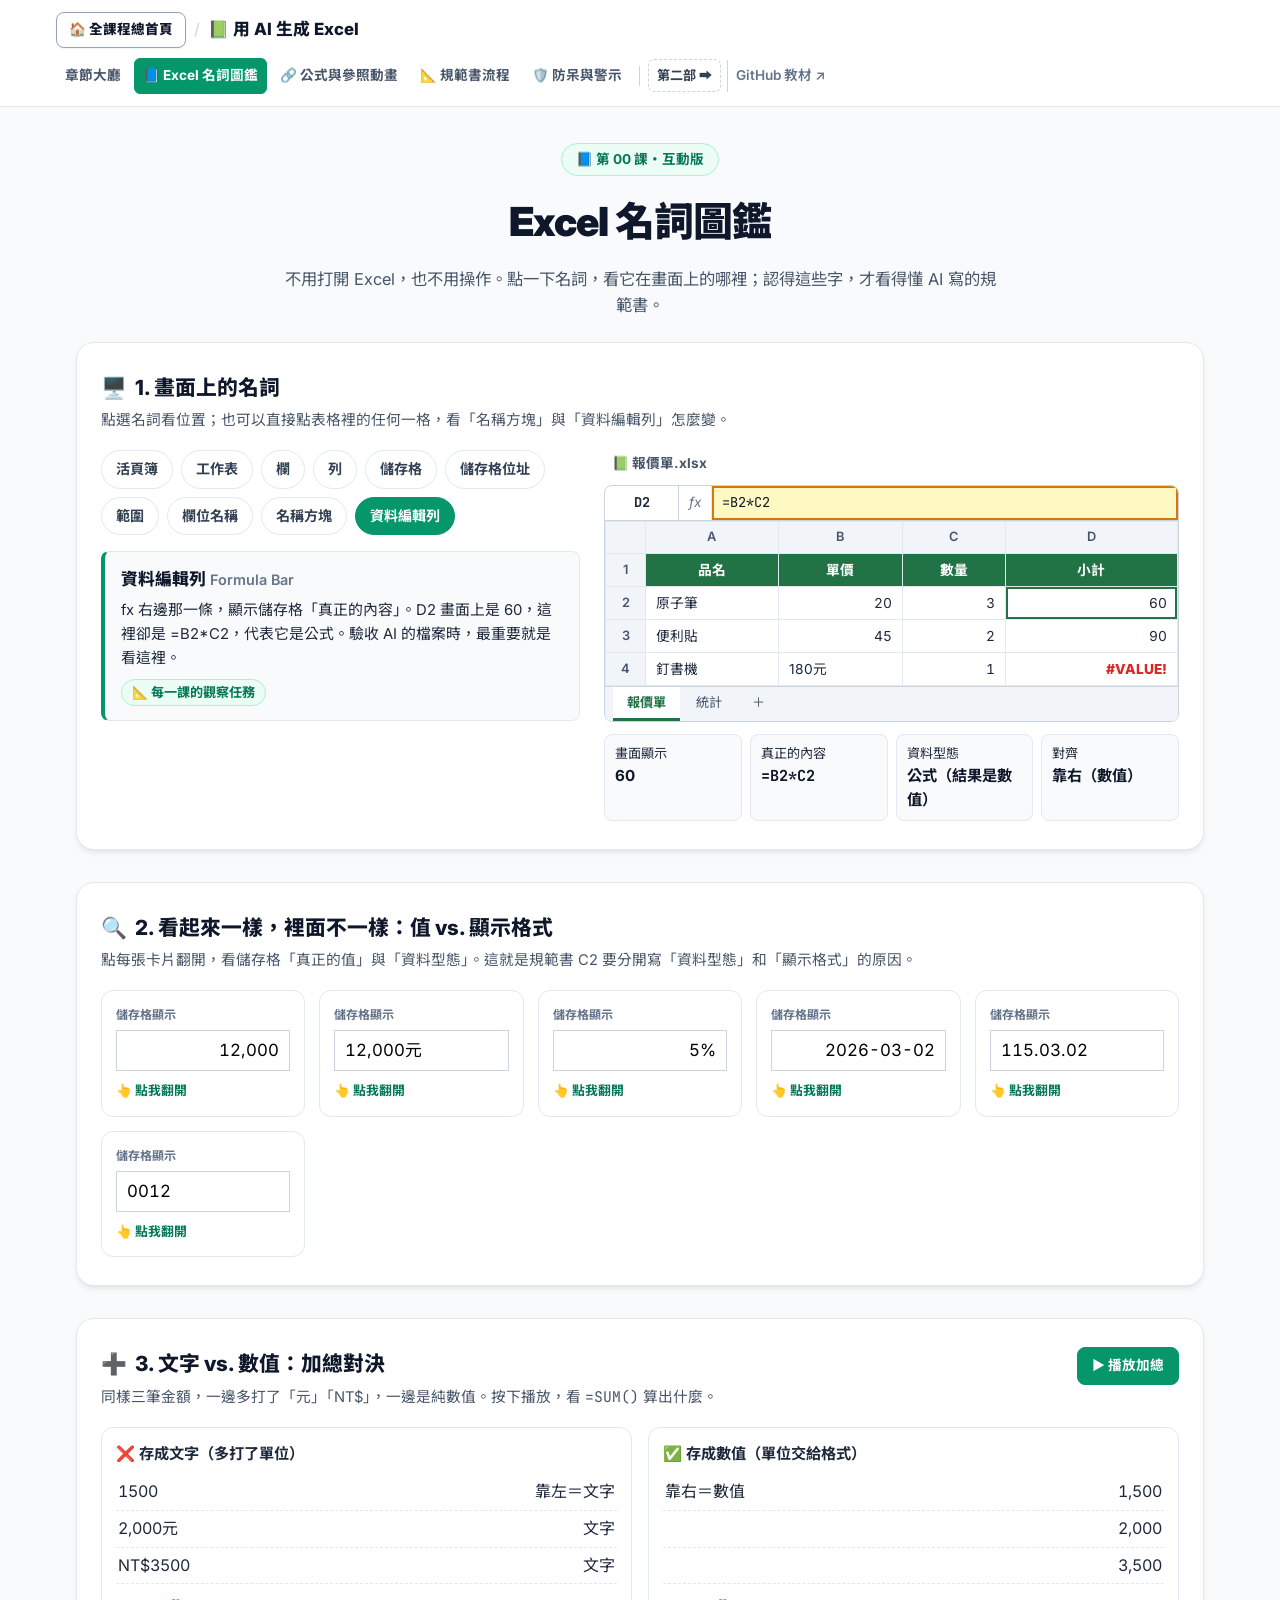
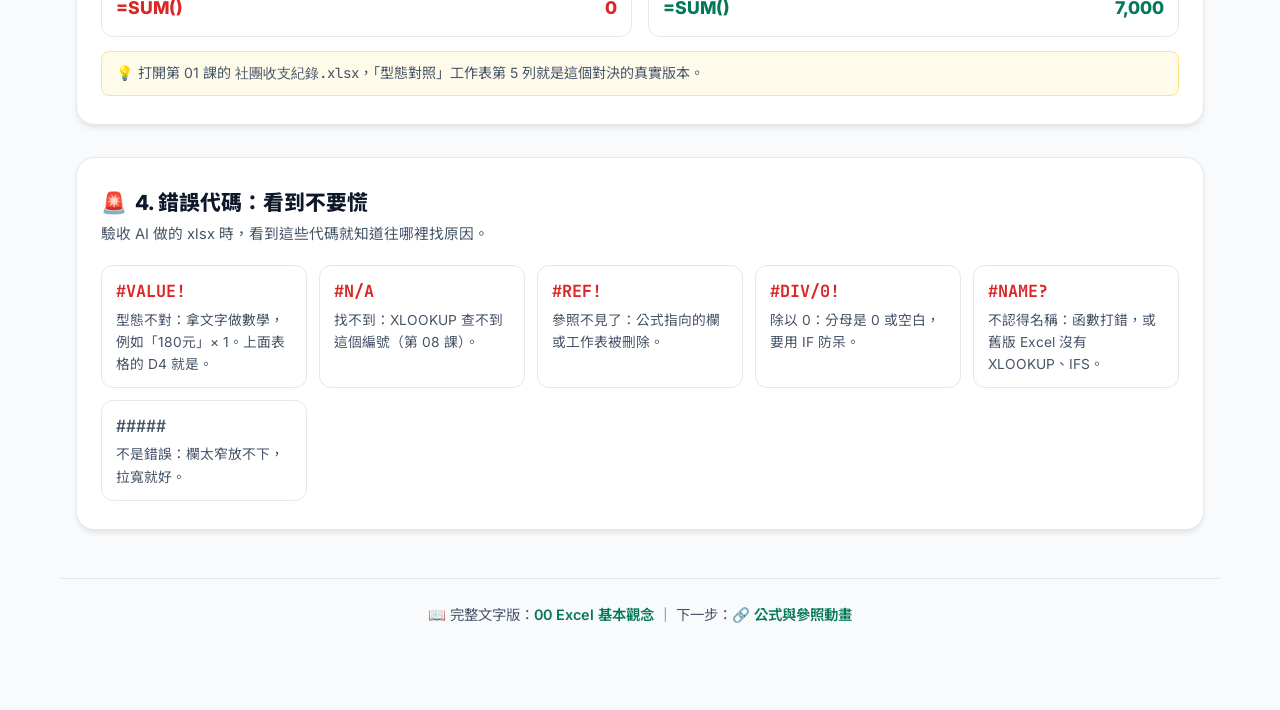
<file: docs/excel-generation/excel-terms.html>
<!DOCTYPE html>
<html lang="zh-TW">
<head>
  <meta charset="UTF-8">
  <meta name="viewport" content="width=device-width, initial-scale=1.0">
  <title>Excel 名詞圖鑑 | 用 AI 生成 Excel</title>
  <meta name="description" content="點選名詞，在模擬試算表上看見欄、列、儲存格、範圍、資料編輯列在哪裡；再看懂值與顯示格式、資料型態與錯誤代碼。">
  <link rel="preconnect" href="https://fonts.googleapis.com">
  <link rel="preconnect" href="https://fonts.gstatic.com" crossorigin>
  <link href="https://fonts.googleapis.com/css2?family=Inter:wght@400;500;600;700;800;900&family=Noto+Sans+TC:wght@400;500;700;900&family=JetBrains+Mono:wght@400;600&display=swap" rel="stylesheet">
  <link rel="stylesheet" href="./css/common.css">
  <style>
    .book-title {
      font-size: 0.85rem;
      font-weight: 700;
      color: var(--slate-600);
      margin-bottom: 8px;
      display: inline-block;
      padding: 2px 8px;
      border-radius: 6px;
      transition: all 0.3s ease;
    }
    .book-title.hl { box-shadow: 0 0 0 2px var(--warning); }
    table.sheet td { cursor: pointer; }
    table.sheet td:hover { outline: 1px solid var(--excel); }
    .cell-meta {
      display: grid;
      grid-template-columns: repeat(auto-fit, minmax(130px, 1fr));
      gap: 8px;
      margin-top: 12px;
    }
    .meta-item {
      background: var(--slate-50);
      border: 1px solid var(--slate-200);
      border-radius: var(--radius-sm);
      padding: 8px 10px;
      font-size: 0.82rem;
    }
    .meta-item b { display: block; font-size: 0.95rem; color: var(--slate-900); }

    /* 值與格式翻牌 */
    .flip-grid {
      display: grid;
      grid-template-columns: repeat(auto-fit, minmax(170px, 1fr));
      gap: 14px;
    }
    .flip {
      border: 1.5px solid var(--slate-200);
      border-radius: var(--radius-md);
      background: #fff;
      padding: 14px;
      cursor: pointer;
      text-align: left;
      font: inherit;
      transition: border-color 0.2s ease, transform 0.2s ease;
    }
    .flip:hover { border-color: var(--primary); transform: translateY(-2px); }
    .flip .shown {
      font-size: 0.75rem;
      color: var(--slate-500);
      font-weight: 700;
    }
    .flip .cellbox {
      margin: 6px 0 10px;
      border: 1px solid var(--slate-300);
      padding: 6px 10px;
      font-size: 1.05rem;
      font-variant-numeric: tabular-nums;
      background: #fff;
    }
    .flip .back { display: none; font-size: 0.85rem; }
    .flip.open .back { display: block; animation: fadeIn 0.35s ease; }
    .flip.open .hint { display: none; }
    .flip .hint { font-size: 0.8rem; color: var(--primary-dark); font-weight: 700; }
    .tag {
      display: inline-block;
      padding: 1px 8px;
      border-radius: 999px;
      font-size: 0.75rem;
      font-weight: 800;
      margin-bottom: 4px;
    }
    .tag.ok { background: var(--primary-light); color: var(--primary-dark); }
    .tag.ng { background: var(--danger-light); color: var(--danger); }

    /* SUM 對決 */
    .duel {
      display: grid;
      grid-template-columns: repeat(auto-fit, minmax(240px, 1fr));
      gap: 16px;
    }
    .duel-col {
      border: 1px solid var(--slate-200);
      border-radius: var(--radius-md);
      padding: 14px;
    }
    .duel-col h4 { font-size: 0.95rem; margin-bottom: 8px; }
    .duel-col .row {
      display: flex;
      justify-content: space-between;
      border-bottom: 1px dashed var(--slate-200);
      padding: 5px 2px;
      font-variant-numeric: tabular-nums;
      opacity: 0;
    }
    .duel-col .row.in { opacity: 1; animation: fadeIn 0.3s ease; }
    .duel-col .sum {
      margin-top: 10px;
      font-weight: 800;
      font-size: 1.1rem;
      display: flex;
      justify-content: space-between;
      opacity: 0;
    }
    .duel-col .sum.in { opacity: 1; animation: pop 0.45s ease; }

    .err-grid {
      display: grid;
      grid-template-columns: repeat(auto-fit, minmax(200px, 1fr));
      gap: 12px;
    }
    .err {
      border: 1px solid var(--slate-200);
      border-radius: var(--radius-md);
      padding: 12px 14px;
      background: #fff;
    }
    .err code {
      font-size: 1.05rem;
      font-weight: 700;
      color: var(--danger);
    }
    .err.fine code { color: var(--slate-600); }
    .err p { font-size: 0.86rem; color: var(--slate-600); margin-top: 4px; }
  </style>
  <script src="./js/nav.js"></script>
</head>
<body>

  <section class="hero">
    <div class="hero-badge">📘 第 00 課・互動版</div>
    <h1>Excel 名詞圖鑑</h1>
    <p>不用打開 Excel，也不用操作。點一下名詞，看它在畫面上的哪裡；認得這些字，才看得懂 AI 寫的規範書。</p>
  </section>

  <main class="container">

    <!-- 1. 畫面名詞 -->
    <section class="panel">
      <div class="panel-head">
        <div>
          <h2 class="panel-title"><span>🖥️</span> 1. 畫面上的名詞</h2>
          <p class="panel-sub">點選名詞看位置；也可以直接點表格裡的任何一格，看「名稱方塊」與「資料編輯列」怎麼變。</p>
        </div>
      </div>
      <div class="two-col">
        <div>
          <div class="chip-row" id="termChips" role="group" aria-label="名詞清單"></div>
          <div class="info-box" id="termInfo" style="margin-top: 16px;" aria-live="polite"></div>
        </div>
        <div>
          <span class="book-title" id="bookTitle">📗 報價單.xlsx</span>
          <div class="sheet-scroll" id="sheetFrame">
            <div class="excel-bar">
              <div class="namebox" id="nameBox">D2</div>
              <div class="fx">fx</div>
              <div class="formula" id="formulaBar">=B2*C2</div>
            </div>
            <table class="sheet" id="sheet" aria-label="模擬試算表"></table>
            <div class="sheet-tabs" id="sheetTabs"><span class="on">報價單</span><span>統計</span><span>＋</span></div>
          </div>
          <div class="cell-meta" id="cellMeta"></div>
        </div>
      </div>
    </section>

    <!-- 2. 值 vs 顯示格式 -->
    <section class="panel">
      <div class="panel-head">
        <div>
          <h2 class="panel-title"><span>🔍</span> 2. 看起來一樣，裡面不一樣：值 vs. 顯示格式</h2>
          <p class="panel-sub">點每張卡片翻開，看儲存格「真正的值」與「資料型態」。這就是規範書 C2 要分開寫「資料型態」和「顯示格式」的原因。</p>
        </div>
      </div>
      <div class="flip-grid" id="flipGrid"></div>
    </section>

    <!-- 3. SUM 對決 -->
    <section class="panel">
      <div class="panel-head">
        <div>
          <h2 class="panel-title"><span>➕</span> 3. 文字 vs. 數值：加總對決</h2>
          <p class="panel-sub">同樣三筆金額，一邊多打了「元」「NT$」，一邊是純數值。按下播放，看 <code>=SUM()</code> 算出什麼。</p>
        </div>
        <button class="play-btn" id="duelBtn">▶ 播放加總</button>
      </div>
      <div class="duel">
        <div class="duel-col">
          <h4>❌ 存成文字（多打了單位）</h4>
          <div class="row"><span>1500</span><span>靠左＝文字</span></div>
          <div class="row"><span>2,000元</span><span>文字</span></div>
          <div class="row"><span>NT$3500</span><span>文字</span></div>
          <div class="sum bad"><span>=SUM()</span><span>0</span></div>
        </div>
        <div class="duel-col">
          <h4>✅ 存成數值（單位交給格式）</h4>
          <div class="row"><span>靠右＝數值</span><span>1,500</span></div>
          <div class="row"><span></span><span>2,000</span></div>
          <div class="row"><span></span><span>3,500</span></div>
          <div class="sum" style="color: var(--primary-dark);"><span>=SUM()</span><span>7,000</span></div>
        </div>
      </div>
      <p class="tip">💡 打開第 01 課的 <code>社團收支紀錄.xlsx</code>，「型態對照」工作表第 5 列就是這個對決的真實版本。</p>
    </section>

    <!-- 4. 錯誤代碼 -->
    <section class="panel">
      <div class="panel-head">
        <div>
          <h2 class="panel-title"><span>🚨</span> 4. 錯誤代碼：看到不要慌</h2>
          <p class="panel-sub">驗收 AI 做的 xlsx 時，看到這些代碼就知道往哪裡找原因。</p>
        </div>
      </div>
      <div class="err-grid">
        <div class="err"><code>#VALUE!</code><p>型態不對：拿文字做數學，例如「180元」× 1。上面表格的 D4 就是。</p></div>
        <div class="err"><code>#N/A</code><p>找不到：XLOOKUP 查不到這個編號（第 08 課）。</p></div>
        <div class="err"><code>#REF!</code><p>參照不見了：公式指向的欄或工作表被刪除。</p></div>
        <div class="err"><code>#DIV/0!</code><p>除以 0：分母是 0 或空白，要用 IF 防呆。</p></div>
        <div class="err"><code>#NAME?</code><p>不認得名稱：函數打錯，或舊版 Excel 沒有 XLOOKUP、IFS。</p></div>
        <div class="err fine"><code>#####</code><p>不是錯誤：欄太窄放不下，拉寬就好。</p></div>
      </div>
    </section>

  </main>

  <footer>
    <p>📖 完整文字版：<a href="https://github.com/roberthsu2003/ai-excel-analytics/tree/main/01_用AI生成Excel/00_Excel基本觀念" target="_blank">00 Excel 基本觀念</a> ｜ 下一步：<a href="./formula-reference.html">🔗 公式與參照動畫</a></p>
  </footer>

  <script>
    // 模擬試算表的內容：display 是畫面上看到的，raw 是資料編輯列顯示的
    const cells = {
      A1: { display: "品名", raw: "品名", type: "文字", fmt: "通用", header: true },
      B1: { display: "單價", raw: "單價", type: "文字", fmt: "通用", header: true },
      C1: { display: "數量", raw: "數量", type: "文字", fmt: "通用", header: true },
      D1: { display: "小計", raw: "小計", type: "文字", fmt: "通用", header: true },
      A2: { display: "原子筆", raw: "原子筆", type: "文字", fmt: "通用" },
      B2: { display: "20", raw: "20", type: "數值", fmt: "#,##0" },
      C2: { display: "3", raw: "3", type: "數值", fmt: "#,##0" },
      D2: { display: "60", raw: "=B2*C2", type: "公式（結果是數值）", fmt: "#,##0" },
      A3: { display: "便利貼", raw: "便利貼", type: "文字", fmt: "通用" },
      B3: { display: "45", raw: "45", type: "數值", fmt: "#,##0" },
      C3: { display: "2", raw: "2", type: "數值", fmt: "#,##0" },
      D3: { display: "90", raw: "=B3*C3", type: "公式（結果是數值）", fmt: "#,##0" },
      A4: { display: "釘書機", raw: "釘書機", type: "文字", fmt: "通用" },
      B4: { display: "180元", raw: "180元", type: "文字 ⚠️ 多打了「元」", fmt: "通用", text: true },
      C4: { display: "1", raw: "1", type: "數值", fmt: "#,##0" },
      D4: { display: "#VALUE!", raw: "=B4*C4", type: "公式（錯誤：B4 是文字）", fmt: "#,##0", error: true }
    };
    const cols = ["A", "B", "C", "D"];
    const rows = [1, 2, 3, 4];

    const terms = [
      { key: "workbook", name: "活頁簿", en: "Workbook", desc: "一個 .xlsx 檔案就是一本活頁簿，裡面可以有很多張工作表。", where: "規範書 Task：交付物", target: () => [byId("sheetFrame"), byId("bookTitle")] },
      { key: "sheet", name: "工作表", en: "Worksheet", desc: "活頁簿裡的一頁。下方的標籤可以切換，「報價單」「統計」各是一張工作表。", where: "規範書 Context：工作表清單", target: () => [byId("sheetTabs")] },
      { key: "col", name: "欄", en: "Column", desc: "直的一整排，用英文字母命名。這裡亮起來的是 C 欄（數量）。", where: "規範書 C2：「欄」那一行", target: () => colCells("C") },
      { key: "row", name: "列", en: "Row", desc: "橫的一整排，用數字命名。這裡亮起來的是第 3 列（便利貼那一筆）。一列就是一筆資料。", where: "規範書 C1：資料從第 2 列開始", target: () => rowCells(3) },
      { key: "cell", name: "儲存格", en: "Cell", desc: "欄和列交叉的一格，是存放資料的最小單位。", where: "全部章節", target: () => [cellEl("D2")], select: "D2" },
      { key: "address", name: "儲存格位址", en: "Cell Reference", desc: "先寫欄、再寫列。D 欄第 2 列就是 D2，會顯示在左上角的名稱方塊。", where: "規範書 C3：公式裡的 B2、C2", target: () => [cellEl("D2"), byId("nameBox")], select: "D2" },
      { key: "range", name: "範圍", en: "Range", desc: "一塊連續的儲存格。B2:C4 表示從 B2 到 C4 的長方形，共 6 格。", where: "規範書 C3、C4、C5", target: () => ["B2","B3","B4","C2","C3","C4"].map(cellEl) },
      { key: "header", name: "欄位名稱", en: "Header", desc: "第 1 列的標題，說明每一欄放什麼。AI 做的表第 1 列就該是欄位名稱，不是大標題。", where: "規範書 C2：欄位名稱", target: () => rowCells(1) },
      { key: "namebox", name: "名稱方塊", en: "Name Box", desc: "左上角的小方框，顯示你目前選到哪一格。", where: "驗收時用", target: () => [byId("nameBox")] },
      { key: "formula", name: "資料編輯列", en: "Formula Bar", desc: "fx 右邊那一條，顯示儲存格「真正的內容」。D2 畫面上是 60，這裡卻是 =B2*C2，代表它是公式。驗收 AI 的檔案時，最重要就是看這裡。", where: "每一課的觀察任務", target: () => [byId("formulaBar")], select: "D2" }
    ];

    function byId(id) { return document.getElementById(id); }
    function cellEl(addr) { return document.querySelector(`[data-addr="${addr}"]`); }
    function colCells(c) { return [document.querySelector(`th[data-col="${c}"]`), ...rows.map(r => cellEl(c + r))]; }
    function rowCells(r) { return [document.querySelector(`th[data-row="${r}"]`), ...cols.map(c => cellEl(c + r))]; }

    function renderSheet() {
      let html = `<tr><th class="rowhead"></th>${cols.map(c => `<th data-col="${c}">${c}</th>`).join("")}</tr>`;
      rows.forEach(r => {
        html += `<tr class="${r === 1 ? "header" : ""}"><th class="rowhead" data-row="${r}">${r}</th>`;
        cols.forEach(c => {
          const cell = cells[c + r];
          const isNum = !cell.header && !cell.text && c !== "A";
          html += `<td data-addr="${c + r}" class="${isNum ? "num" : "text"} ${cell.error ? "bad" : ""}" tabindex="0">${cell.display}</td>`;
        });
        html += "</tr>";
      });
      byId("sheet").innerHTML = html;
      byId("sheet").addEventListener("click", e => {
        const td = e.target.closest("td[data-addr]");
        if (td) { clearHighlights(); selectCell(td.dataset.addr); }
      });
      byId("sheet").addEventListener("keydown", e => {
        const td = e.target.closest("td[data-addr]");
        if (td && (e.key === "Enter" || e.key === " ")) { e.preventDefault(); clearHighlights(); selectCell(td.dataset.addr); }
      });
    }

    function selectCell(addr) {
      document.querySelectorAll(".cell-active").forEach(el => el.classList.remove("cell-active"));
      cellEl(addr).classList.add("cell-active");
      const cell = cells[addr];
      byId("nameBox").textContent = addr;
      byId("formulaBar").textContent = cell.raw;
      const align = cell.header || cell.text || addr[0] === "A" ? "靠左（文字）" : "靠右（數值）";
      byId("cellMeta").innerHTML = `
        <div class="meta-item">畫面顯示<b>${cell.display}</b></div>
        <div class="meta-item">真正的內容<b class="mono">${cell.raw}</b></div>
        <div class="meta-item">資料型態<b>${cell.type}</b></div>
        <div class="meta-item">對齊<b>${cell.error ? "—" : align}</b></div>`;
    }

    function clearHighlights() {
      document.querySelectorAll(".hl").forEach(el => el.classList.remove("hl"));
    }

    function selectTerm(key) {
      const term = terms.find(t => t.key === key);
      document.querySelectorAll("#termChips .chip").forEach(b => b.classList.toggle("active", b.dataset.key === key));
      clearHighlights();
      if (term.select) selectCell(term.select);
      // 重新觸發動畫：先移除再加回
      requestAnimationFrame(() => term.target().forEach(el => el && el.classList.add("hl")));
      byId("termInfo").innerHTML = `
        <h3>${term.name} <span style="font-weight:600;color:var(--slate-500);font-size:0.9rem;">${term.en}</span></h3>
        <p>${term.desc}</p>
        <span class="where">📐 ${term.where}</span>`;
      byId("termInfo").style.animation = "none";
      requestAnimationFrame(() => byId("termInfo").style.animation = "");
    }

    function renderChips() {
      byId("termChips").innerHTML = terms.map(t => `<button class="chip" data-key="${t.key}">${t.name}</button>`).join("");
      byId("termChips").addEventListener("click", e => {
        const btn = e.target.closest(".chip");
        if (btn) selectTerm(btn.dataset.key);
      });
    }

    // 值 vs 顯示格式
    const flips = [
      { shown: "12,000", align: "right", ok: true, raw: "12000", type: "數值", fmt: "#,##0（千分位）", note: "逗號只是外觀，可以加總。" },
      { shown: "12,000元", align: "left", ok: false, raw: "\"12,000元\"", type: "文字", fmt: "無", note: "多打了「元」就變文字，SUM 會當它不存在。" },
      { shown: "5%", align: "right", ok: true, raw: "0.05", type: "百分比（數值）", fmt: "0%", note: "稅率、達成率都是這樣存。" },
      { shown: "2026-03-02", align: "right", ok: true, raw: "日期 2026/3/2", type: "日期", fmt: "yyyy-mm-dd", note: "可以排序、取月份、算天數。" },
      { shown: "115.03.02", align: "left", ok: false, raw: "\"115.03.02\"", type: "文字", fmt: "無", note: "民國年加句點，Excel 認不得是日期。" },
      { shown: "0012", align: "left", ok: true, raw: "\"0012\"", type: "文字", fmt: "文字（@）", note: "編號要保留前導 0，所以「刻意」存成文字。" }
    ];

    function renderFlips() {
      byId("flipGrid").innerHTML = flips.map((f, i) => `
        <button class="flip" data-i="${i}" aria-expanded="false">
          <div class="shown">儲存格顯示</div>
          <div class="cellbox" style="text-align:${f.align === "right" ? "right" : "left"}">${f.shown}</div>
          <div class="hint">👆 點我翻開</div>
          <div class="back">
            <span class="tag ${f.ok ? "ok" : "ng"}">${f.ok ? "✅ 正確" : "❌ 會出問題"}</span>
            <div>真正的值：<b class="mono">${f.raw}</b></div>
            <div>資料型態：<b>${f.type}</b></div>
            <div>顯示格式：<b>${f.fmt}</b></div>
            <div style="color:var(--slate-600);margin-top:4px;">${f.note}</div>
          </div>
        </button>`).join("");
      byId("flipGrid").addEventListener("click", e => {
        const card = e.target.closest(".flip");
        if (!card) return;
        const open = card.classList.toggle("open");
        card.setAttribute("aria-expanded", open);
      });
    }

    // SUM 對決動畫
    let duelTimers = [];
    function playDuel() {
      duelTimers.forEach(clearTimeout);
      duelTimers = [];
      const parts = document.querySelectorAll(".duel-col .row, .duel-col .sum");
      parts.forEach(el => el.classList.remove("in"));
      document.querySelectorAll(".duel-col").forEach(col => {
        col.querySelectorAll(".row").forEach((row, i) => duelTimers.push(setTimeout(() => row.classList.add("in"), 300 + i * 350)));
        duelTimers.push(setTimeout(() => col.querySelector(".sum").classList.add("in"), 1500));
      });
    }
    byId("duelBtn").addEventListener("click", playDuel);

    renderSheet();
    renderChips();
    renderFlips();
    selectTerm("formula");
    playDuel();
  </script>
</body>
</html>
</file>
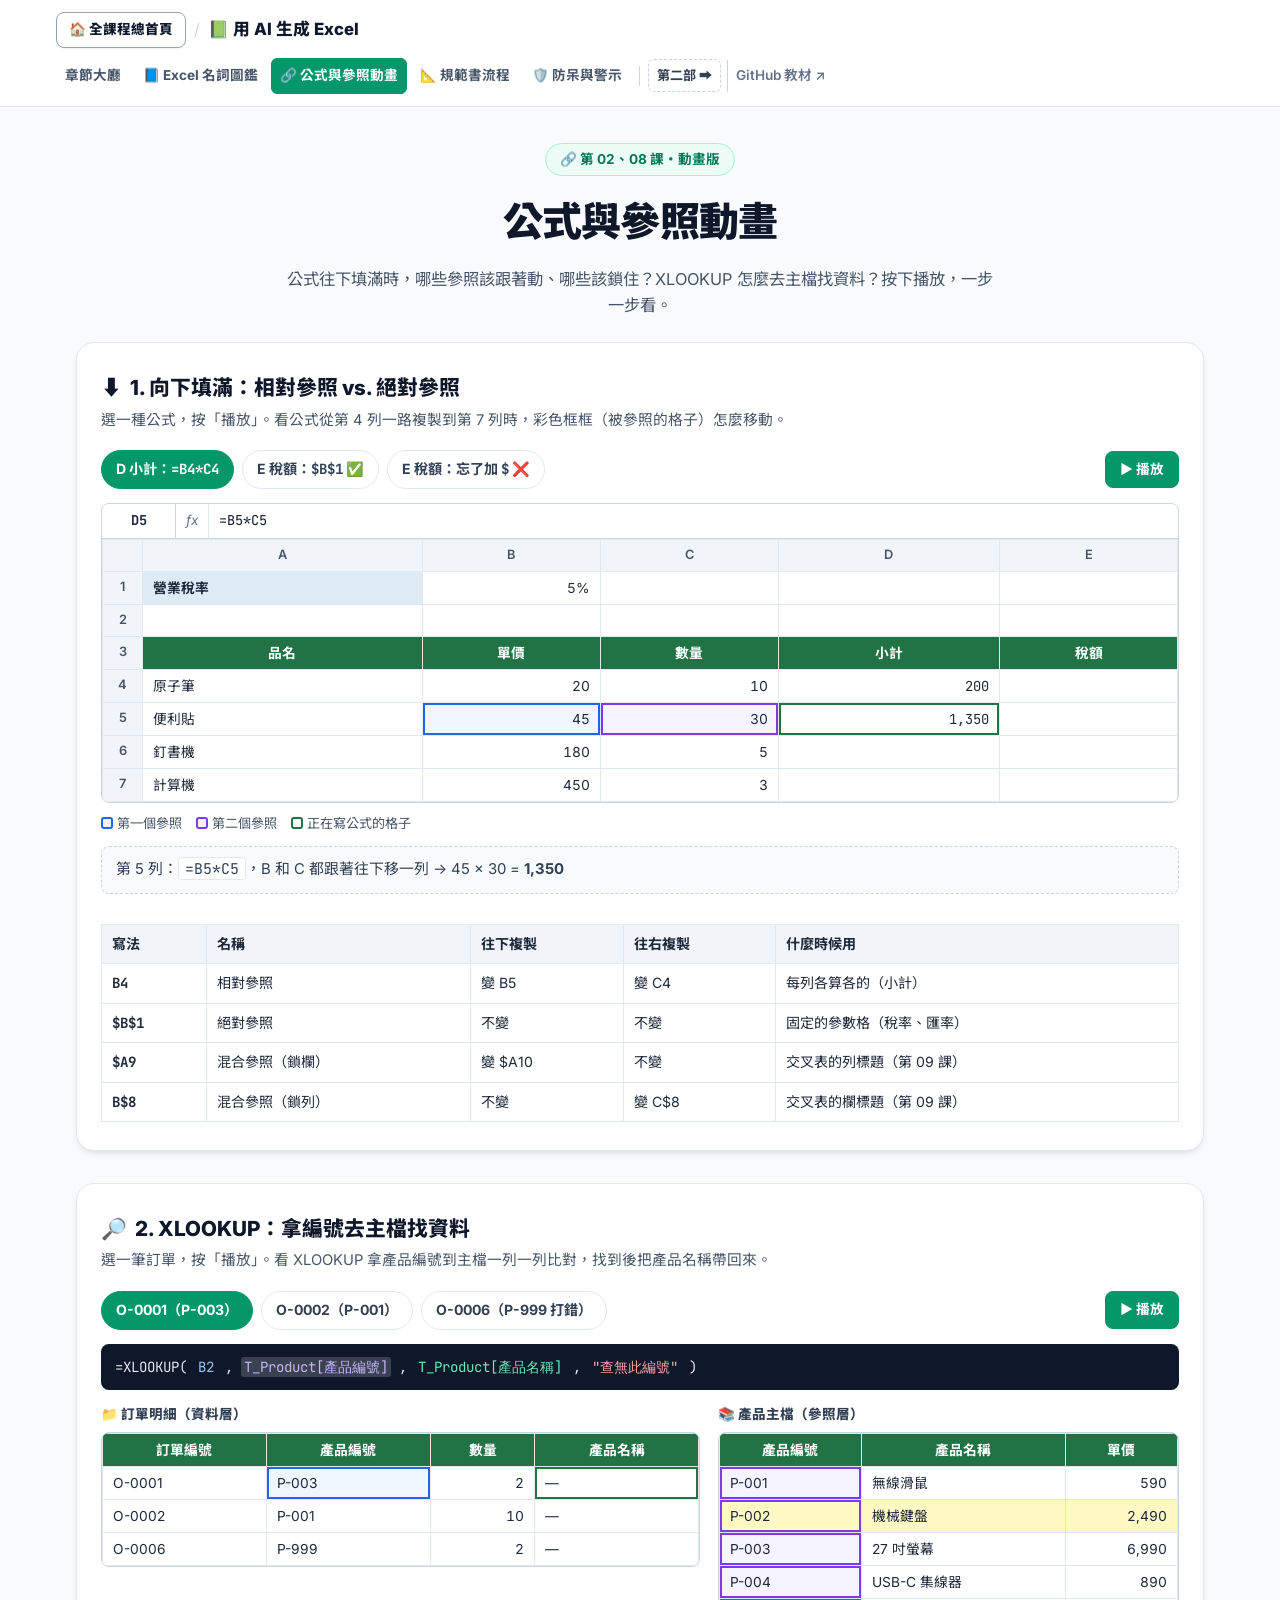
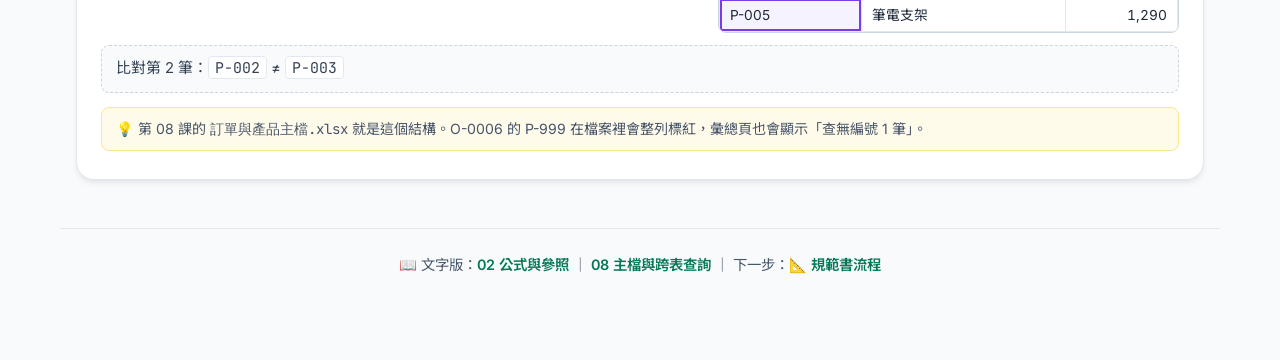
<file: docs/excel-generation/formula-reference.html>
<!DOCTYPE html>
<html lang="zh-TW">
<head>
  <meta charset="UTF-8">
  <meta name="viewport" content="width=device-width, initial-scale=1.0">
  <title>公式與參照動畫 | 用 AI 生成 Excel</title>
  <meta name="description" content="用動畫看懂公式向下填滿時，相對參照如何移動、絕對參照 $ 如何鎖住；再看 XLOOKUP 如何到主檔逐列查找。">
  <link rel="preconnect" href="https://fonts.googleapis.com">
  <link rel="preconnect" href="https://fonts.gstatic.com" crossorigin>
  <link href="https://fonts.googleapis.com/css2?family=Inter:wght@400;500;600;700;800;900&family=Noto+Sans+TC:wght@400;500;700;900&family=JetBrains+Mono:wght@400;600&display=swap" rel="stylesheet">
  <link rel="stylesheet" href="./css/common.css">
  <style>
    .controls {
      display: flex;
      flex-wrap: wrap;
      gap: 10px;
      align-items: center;
      justify-content: space-between;
      margin-bottom: 14px;
    }
    .step-caption {
      min-height: 48px;
      margin-top: 12px;
      font-size: 0.93rem;
      color: var(--slate-700);
      background: var(--slate-50);
      border: 1px dashed var(--slate-300);
      border-radius: var(--radius-sm);
      padding: 10px 14px;
    }
    .step-caption code { background: #fff; padding: 1px 6px; border-radius: 4px; border: 1px solid var(--slate-200); }
    .legend {
      display: flex;
      flex-wrap: wrap;
      gap: 14px;
      font-size: 0.82rem;
      color: var(--slate-600);
      margin-top: 10px;
    }
    .legend i {
      display: inline-block;
      width: 12px;
      height: 12px;
      border-radius: 3px;
      margin-right: 4px;
      vertical-align: -1px;
    }
    td.result { font-family: var(--mono); }
    td.filled { animation: pop 0.45s ease; }
    td.empty { color: transparent; }

    .ref-table {
      width: 100%;
      border-collapse: collapse;
      font-size: 0.88rem;
      margin-top: 8px;
    }
    .ref-table th, .ref-table td {
      border: 1px solid var(--slate-200);
      padding: 8px 10px;
      text-align: left;
    }
    .ref-table th { background: var(--slate-100); }
    .ref-table code { font-weight: 700; }
    .ref-wrap { overflow-x: auto; }

    .lookup-grid {
      display: grid;
      grid-template-columns: minmax(0, 1.3fr) minmax(0, 1fr);
      gap: 18px;
    }
    @media (max-width: 860px) { .lookup-grid { grid-template-columns: minmax(0, 1fr); } }
    .table-label {
      font-size: 0.85rem;
      font-weight: 800;
      color: var(--slate-700);
      margin-bottom: 6px;
    }
    .formula-parts {
      font-family: var(--mono);
      font-size: 0.88rem;
      background: var(--slate-900);
      color: #e2e8f0;
      border-radius: var(--radius-sm);
      padding: 12px 14px;
      margin-bottom: 14px;
      overflow-x: auto;
      white-space: nowrap;
    }
    .formula-parts span { padding: 1px 3px; border-radius: 3px; transition: background 0.3s ease; }
    .formula-parts .p1 { color: #93c5fd; }
    .formula-parts .p2 { color: #c4b5fd; }
    .formula-parts .p3 { color: #6ee7b7; }
    .formula-parts .p4 { color: #fca5a5; }
    .formula-parts span.on { background: rgba(255,255,255,0.18); }
    tr.scan td { background: #fef9c3 !important; }
    tr.match td { background: var(--primary-light) !important; box-shadow: inset 0 -2px 0 var(--primary); }
    td.notfound { color: var(--danger) !important; font-weight: 800; background: var(--danger-light) !important; }
    .sheet.compact { min-width: 300px; }
  </style>
  <script src="./js/nav.js"></script>
</head>
<body>

  <section class="hero">
    <div class="hero-badge">🔗 第 02、08 課・動畫版</div>
    <h1>公式與參照動畫</h1>
    <p>公式往下填滿時，哪些參照該跟著動、哪些該鎖住？XLOOKUP 怎麼去主檔找資料？按下播放，一步一步看。</p>
  </section>

  <main class="container">

    <!-- 向下填滿 -->
    <section class="panel">
      <div class="panel-head">
        <div>
          <h2 class="panel-title"><span>⬇️</span> 1. 向下填滿：相對參照 vs. 絕對參照</h2>
          <p class="panel-sub">選一種公式，按「播放」。看公式從第 4 列一路複製到第 7 列時，彩色框框（被參照的格子）怎麼移動。</p>
        </div>
      </div>

      <div class="controls">
        <div class="chip-row" id="modeChips" role="group" aria-label="公式種類">
          <button class="chip active" data-mode="subtotal">D 小計：<code>=B4*C4</code></button>
          <button class="chip" data-mode="absolute">E 稅額：<code>$B$1</code> ✅</button>
          <button class="chip" data-mode="wrong">E 稅額：忘了加 <code>$</code> ❌</button>
        </div>
        <button class="play-btn" id="fillPlay">▶ 播放</button>
      </div>

      <div class="sheet-scroll">
        <div class="excel-bar">
          <div class="namebox" id="fillName">D4</div>
          <div class="fx">fx</div>
          <div class="formula" id="fillFormula"></div>
        </div>
        <table class="sheet" id="fillSheet" aria-label="向下填滿示範"></table>
      </div>
      <div class="legend">
        <span><i style="background:var(--blue-light);box-shadow:inset 0 0 0 2px var(--blue)"></i>第一個參照</span>
        <span><i style="background:var(--purple-light);box-shadow:inset 0 0 0 2px var(--purple)"></i>第二個參照</span>
        <span><i style="box-shadow:inset 0 0 0 2px var(--excel)"></i>正在寫公式的格子</span>
      </div>
      <div class="step-caption" id="fillCaption" aria-live="polite"></div>

      <div class="ref-wrap" style="margin-top: 22px;">
        <table class="ref-table">
          <tr><th>寫法</th><th>名稱</th><th>往下複製</th><th>往右複製</th><th>什麼時候用</th></tr>
          <tr><td><code>B4</code></td><td>相對參照</td><td>變 B5</td><td>變 C4</td><td>每列各算各的（小計）</td></tr>
          <tr><td><code>$B$1</code></td><td>絕對參照</td><td>不變</td><td>不變</td><td>固定的參數格（稅率、匯率）</td></tr>
          <tr><td><code>$A9</code></td><td>混合參照（鎖欄）</td><td>變 $A10</td><td>不變</td><td>交叉表的列標題（第 09 課）</td></tr>
          <tr><td><code>B$8</code></td><td>混合參照（鎖列）</td><td>不變</td><td>變 C$8</td><td>交叉表的欄標題（第 09 課）</td></tr>
        </table>
      </div>
    </section>

    <!-- XLOOKUP -->
    <section class="panel">
      <div class="panel-head">
        <div>
          <h2 class="panel-title"><span>🔎</span> 2. XLOOKUP：拿編號去主檔找資料</h2>
          <p class="panel-sub">選一筆訂單，按「播放」。看 XLOOKUP 拿產品編號到主檔一列一列比對，找到後把產品名稱帶回來。</p>
        </div>
      </div>

      <div class="controls">
        <div class="chip-row" id="orderChips" role="group" aria-label="選擇訂單">
          <button class="chip active" data-i="0">O-0001（P-003）</button>
          <button class="chip" data-i="1">O-0002（P-001）</button>
          <button class="chip" data-i="2">O-0006（P-999 打錯）</button>
        </div>
        <button class="play-btn" id="lookPlay">▶ 播放</button>
      </div>

      <div class="formula-parts" id="lookFormula"></div>

      <div class="lookup-grid">
        <div>
          <div class="table-label">📁 訂單明細（資料層）</div>
          <div class="sheet-scroll">
            <table class="sheet compact" id="orderSheet"></table>
          </div>
        </div>
        <div>
          <div class="table-label">📚 產品主檔（參照層）</div>
          <div class="sheet-scroll">
            <table class="sheet compact" id="masterSheet"></table>
          </div>
        </div>
      </div>
      <div class="step-caption" id="lookCaption" aria-live="polite"></div>
      <p class="tip">💡 第 08 課的 <code>訂單與產品主檔.xlsx</code> 就是這個結構。O-0006 的 P-999 在檔案裡會整列標紅，彙總頁也會顯示「查無編號 1 筆」。</p>
    </section>

  </main>

  <footer>
    <p>📖 文字版：<a href="https://github.com/roberthsu2003/ai-excel-analytics/tree/main/01_用AI生成Excel/02_公式與參照" target="_blank">02 公式與參照</a> ｜ <a href="https://github.com/roberthsu2003/ai-excel-analytics/tree/main/01_用AI生成Excel/08_主檔與跨表查詢" target="_blank">08 主檔與跨表查詢</a> ｜ 下一步：<a href="./spec-workflow.html">📐 規範書流程</a></p>
  </footer>

  <script>
    const $ = id => document.getElementById(id);
    const sleep = ms => new Promise(r => setTimeout(r, ms));
    const reduced = window.matchMedia("(prefers-reduced-motion: reduce)").matches;
    const wait = ms => sleep(reduced ? 0 : ms);

    // ---------- 1. 向下填滿 ----------
    const items = [
      { name: "原子筆", price: 20, qty: 10 },
      { name: "便利貼", price: 45, qty: 30 },
      { name: "釘書機", price: 180, qty: 5 },
      { name: "計算機", price: 450, qty: 3 }
    ];
    const FIRST = 4; // 明細從第 4 列開始；第 1 列是稅率、第 3 列是表頭
    // 每列 B 欄的內容，用來算「錯誤示範」時參照到哪一格
    const colB = { 1: 0.05, 2: null, 3: "單價", 4: 20, 5: 45, 6: 180, 7: 450 };

    const modes = {
      subtotal: {
        col: "D",
        formula: r => `=B${r}*C${r}`,
        refs: r => [`B${r}`, `C${r}`],
        value: (r, it) => it.price * it.qty,
        say: (r, it, v) => `第 ${r} 列：<code>=B${r}*C${r}</code>，B 和 C 都跟著往下移一列 → ${it.price} × ${it.qty} = <b>${v.toLocaleString()}</b>`,
        end: "✅ 相對參照：每一列都自動改成「自己那一列」，這正是小計需要的。"
      },
      absolute: {
        col: "E",
        formula: r => `=ROUND(D${r}*$B$1,0)`,
        refs: r => [`D${r}`, "B1"],
        value: (r, it) => Math.round(it.price * it.qty * 0.05),
        say: (r, it, v) => `第 ${r} 列：<code>D${r}</code> 往下移，<code>$B$1</code> 被 $ 鎖住不動 → ${(it.price * it.qty).toLocaleString()} × 5% = <b>${v}</b>`,
        end: "✅ 絕對參照：稅率格永遠是 B1。改 B1 的稅率，整欄稅額一起更新。"
      },
      wrong: {
        col: "E",
        formula: r => `=ROUND(D${r}*B${r - 3},0)`,
        refs: r => [`D${r}`, `B${r - 3}`],
        value: (r, it) => {
          const ref = colB[r - 3];
          if (typeof ref === "string") return "#VALUE!";
          return Math.round(it.price * it.qty * (ref || 0));
        },
        say: (r, it, v) => {
          const ref = colB[r - 3];
          const what = ref === null ? "空白格（當成 0）" : typeof ref === "string" ? `文字「${ref}」` : r - 3 === 1 ? "稅率 5%" : `單價 ${ref}`;
          return `第 ${r} 列：沒有 $，B1 跟著往下變成 <code>B${r - 3}</code>，乘到了${what} → <b class="bad">${typeof v === "number" ? v.toLocaleString() : v}</b>`;
        },
        end: "❌ 只有第一列是對的！稅率格跑掉了：先變 0、再變 #VALUE!、最後變成離譜的 27,000。審規範書時看到 C3 參照固定格子卻沒有 $，就要請 AI 修正。"
      }
    };
    let mode = "subtotal";
    let fillRun = 0;

    function renderFillSheet() {
      const cols = ["A", "B", "C", "D", "E"];
      const rowsHtml = [];
      rowsHtml.push(`<tr><th class="rowhead"></th>${cols.map(c => `<th>${c}</th>`).join("")}</tr>`);
      rowsHtml.push(`<tr><th class="rowhead">1</th><td data-a="A1" style="font-weight:700;background:#ddebf7">營業稅率</td><td data-a="B1" class="num">5%</td><td></td><td></td><td></td></tr>`);
      rowsHtml.push(`<tr><th class="rowhead">2</th><td data-a="A2"></td><td data-a="B2"></td><td></td><td></td><td></td></tr>`);
      rowsHtml.push(`<tr class="header"><th class="rowhead">3</th><td>品名</td><td data-a="B3">單價</td><td>數量</td><td>小計</td><td>稅額</td></tr>`);
      items.forEach((it, i) => {
        const r = FIRST + i;
        rowsHtml.push(`<tr><th class="rowhead">${r}</th><td>${it.name}</td><td data-a="B${r}" class="num">${it.price}</td><td data-a="C${r}" class="num">${it.qty}</td><td data-a="D${r}" class="num result">${(it.price * it.qty).toLocaleString()}</td><td data-a="E${r}" class="num result empty">—</td></tr>`);
      });
      $("fillSheet").innerHTML = rowsHtml.join("");
    }

    function cell(a) { return document.querySelector(`#fillSheet [data-a="${a}"]`); }
    function clearRefs(root) {
      root.querySelectorAll(".ref-a, .ref-b, .cell-active").forEach(el => el.classList.remove("ref-a", "ref-b", "cell-active"));
    }

    async function playFill() {
      const run = ++fillRun;
      const m = modes[mode];
      renderFillSheet();
      // 小計模式時先清空 D 欄，讓它一格一格長出來
      items.forEach((_, i) => {
        const target = cell(`${m.col}${FIRST + i}`);
        target.textContent = "—";
        target.classList.add("empty");
      });
      for (let i = 0; i < items.length; i++) {
        if (run !== fillRun) return;
        const r = FIRST + i;
        const it = items[i];
        clearRefs($("fillSheet"));
        const target = cell(`${m.col}${r}`);
        target.classList.add("cell-active");
        $("fillName").textContent = `${m.col}${r}`;
        $("fillFormula").textContent = m.formula(r);
        const [a, b] = m.refs(r);
        cell(a)?.classList.add("ref-a");
        cell(b)?.classList.add("ref-b");
        const v = m.value(r, it);
        $("fillCaption").innerHTML = m.say(r, it, v);
        await wait(700);
        if (run !== fillRun) return;
        target.textContent = typeof v === "number" ? v.toLocaleString() : v;
        target.classList.remove("empty");
        target.classList.toggle("bad", typeof v !== "number" || (mode === "wrong" && i > 0));
        target.classList.remove("filled");
        void target.offsetWidth;
        target.classList.add("filled");
        await wait(1100);
      }
      if (run !== fillRun) return;
      clearRefs($("fillSheet"));
      $("fillCaption").innerHTML = m.end;
    }

    $("modeChips").addEventListener("click", e => {
      const btn = e.target.closest(".chip");
      if (!btn) return;
      mode = btn.dataset.mode;
      document.querySelectorAll("#modeChips .chip").forEach(b => b.classList.toggle("active", b === btn));
      playFill();
    });
    $("fillPlay").addEventListener("click", playFill);

    // ---------- 2. XLOOKUP ----------
    const products = [
      ["P-001", "無線滑鼠", 590],
      ["P-002", "機械鍵盤", 2490],
      ["P-003", "27 吋螢幕", 6990],
      ["P-004", "USB-C 集線器", 890],
      ["P-005", "筆電支架", 1290]
    ];
    const orders = [
      ["O-0001", "P-003", 2],
      ["O-0002", "P-001", 10],
      ["O-0006", "P-999", 2]
    ];
    let orderIdx = 0;
    let lookRun = 0;

    function renderLookup() {
      $("orderSheet").innerHTML =
        `<tr class="header"><td>訂單編號</td><td>產品編號</td><td>數量</td><td>產品名稱</td></tr>` +
        orders.map((o, i) => `<tr data-o="${i}"><td>${o[0]}</td><td class="pcode">${o[1]}</td><td class="num">${o[2]}</td><td class="pname">—</td></tr>`).join("");
      $("masterSheet").innerHTML =
        `<tr class="header"><td>產品編號</td><td>產品名稱</td><td>單價</td></tr>` +
        products.map((p, i) => `<tr data-p="${i}"><td class="mcode">${p[0]}</td><td class="mname">${p[1]}</td><td class="num">${p[2].toLocaleString()}</td></tr>`).join("");
      const row = 2 + orderIdx;
      $("lookFormula").innerHTML = `=XLOOKUP( <span class="p1">B${row}</span> , <span class="p2">T_Product[產品編號]</span> , ` +
        `<span class="p3">T_Product[產品名稱]</span> , <span class="p4">"查無此編號"</span> )`;
    }

    function partOn(cls) {
      document.querySelectorAll(".formula-parts span").forEach(s => s.classList.toggle("on", s.classList.contains(cls)));
    }

    async function playLookup() {
      const run = ++lookRun;
      renderLookup();
      const order = orders[orderIdx];
      const orderRow = document.querySelector(`#orderSheet tr[data-o="${orderIdx}"]`);
      const code = orderRow.querySelector(".pcode");
      const target = orderRow.querySelector(".pname");

      partOn("p1");
      code.classList.add("ref-a");
      target.classList.add("cell-active");
      $("lookCaption").innerHTML = `① 要找什麼：這筆訂單的產品編號 <code>${order[1]}</code>`;
      await wait(1200);
      if (run !== lookRun) return;

      partOn("p2");
      document.querySelectorAll("#masterSheet .mcode").forEach(td => td.classList.add("ref-b"));
      $("lookCaption").innerHTML = "② 去哪裡找：產品主檔的「產品編號」欄，從上往下一列一列比對";
      await wait(1100);

      let found = -1;
      const masterRows = document.querySelectorAll("#masterSheet tr[data-p]");
      for (let i = 0; i < masterRows.length; i++) {
        if (run !== lookRun) return;
        masterRows.forEach(r => r.classList.remove("scan"));
        masterRows[i].classList.add("scan");
        const same = products[i][0] === order[1];
        $("lookCaption").innerHTML = `比對第 ${i + 1} 筆：<code>${products[i][0]}</code> ${same ? "＝" : "≠"} <code>${order[1]}</code>${same ? " 👉 找到了！" : ""}`;
        await wait(650);
        if (same) { found = i; break; }
      }
      if (run !== lookRun) return;
      masterRows.forEach(r => r.classList.remove("scan"));
      document.querySelectorAll("#masterSheet .mcode").forEach(td => td.classList.remove("ref-b"));

      if (found >= 0) {
        partOn("p3");
        masterRows[found].classList.add("match");
        masterRows[found].querySelector(".mname").classList.add("ref-c");
        $("lookCaption").innerHTML = `③ 找到後回傳什麼：同一列的「產品名稱」<b>${products[found][1]}</b>`;
        await wait(1000);
        if (run !== lookRun) return;
        target.textContent = products[found][1];
        target.classList.add("filled");
        $("lookCaption").innerHTML = `✅ 訂單的產品名稱自動填入「${products[found][1]}」。主檔改名稱，這裡也會跟著變。`;
      } else {
        partOn("p4");
        $("lookCaption").innerHTML = `④ 找不到時顯示什麼：主檔沒有 <code>${order[1]}</code>，回傳第 4 個引數`;
        await wait(1000);
        if (run !== lookRun) return;
        target.textContent = "查無此編號";
        target.classList.add("notfound", "filled");
        $("lookCaption").innerHTML = "⚠️ 顯示「查無此編號」，錯誤看得見，才知道要回頭檢查訂單。如果用 IFERROR 全部變成 0，錯誤就被藏起來了。";
      }
    }

    $("orderChips").addEventListener("click", e => {
      const btn = e.target.closest(".chip");
      if (!btn) return;
      orderIdx = Number(btn.dataset.i);
      document.querySelectorAll("#orderChips .chip").forEach(b => b.classList.toggle("active", b === btn));
      playLookup();
    });
    $("lookPlay").addEventListener("click", playLookup);

    renderFillSheet();
    renderLookup();
    playFill();
    playLookup();
  </script>
</body>
</html>
</file>
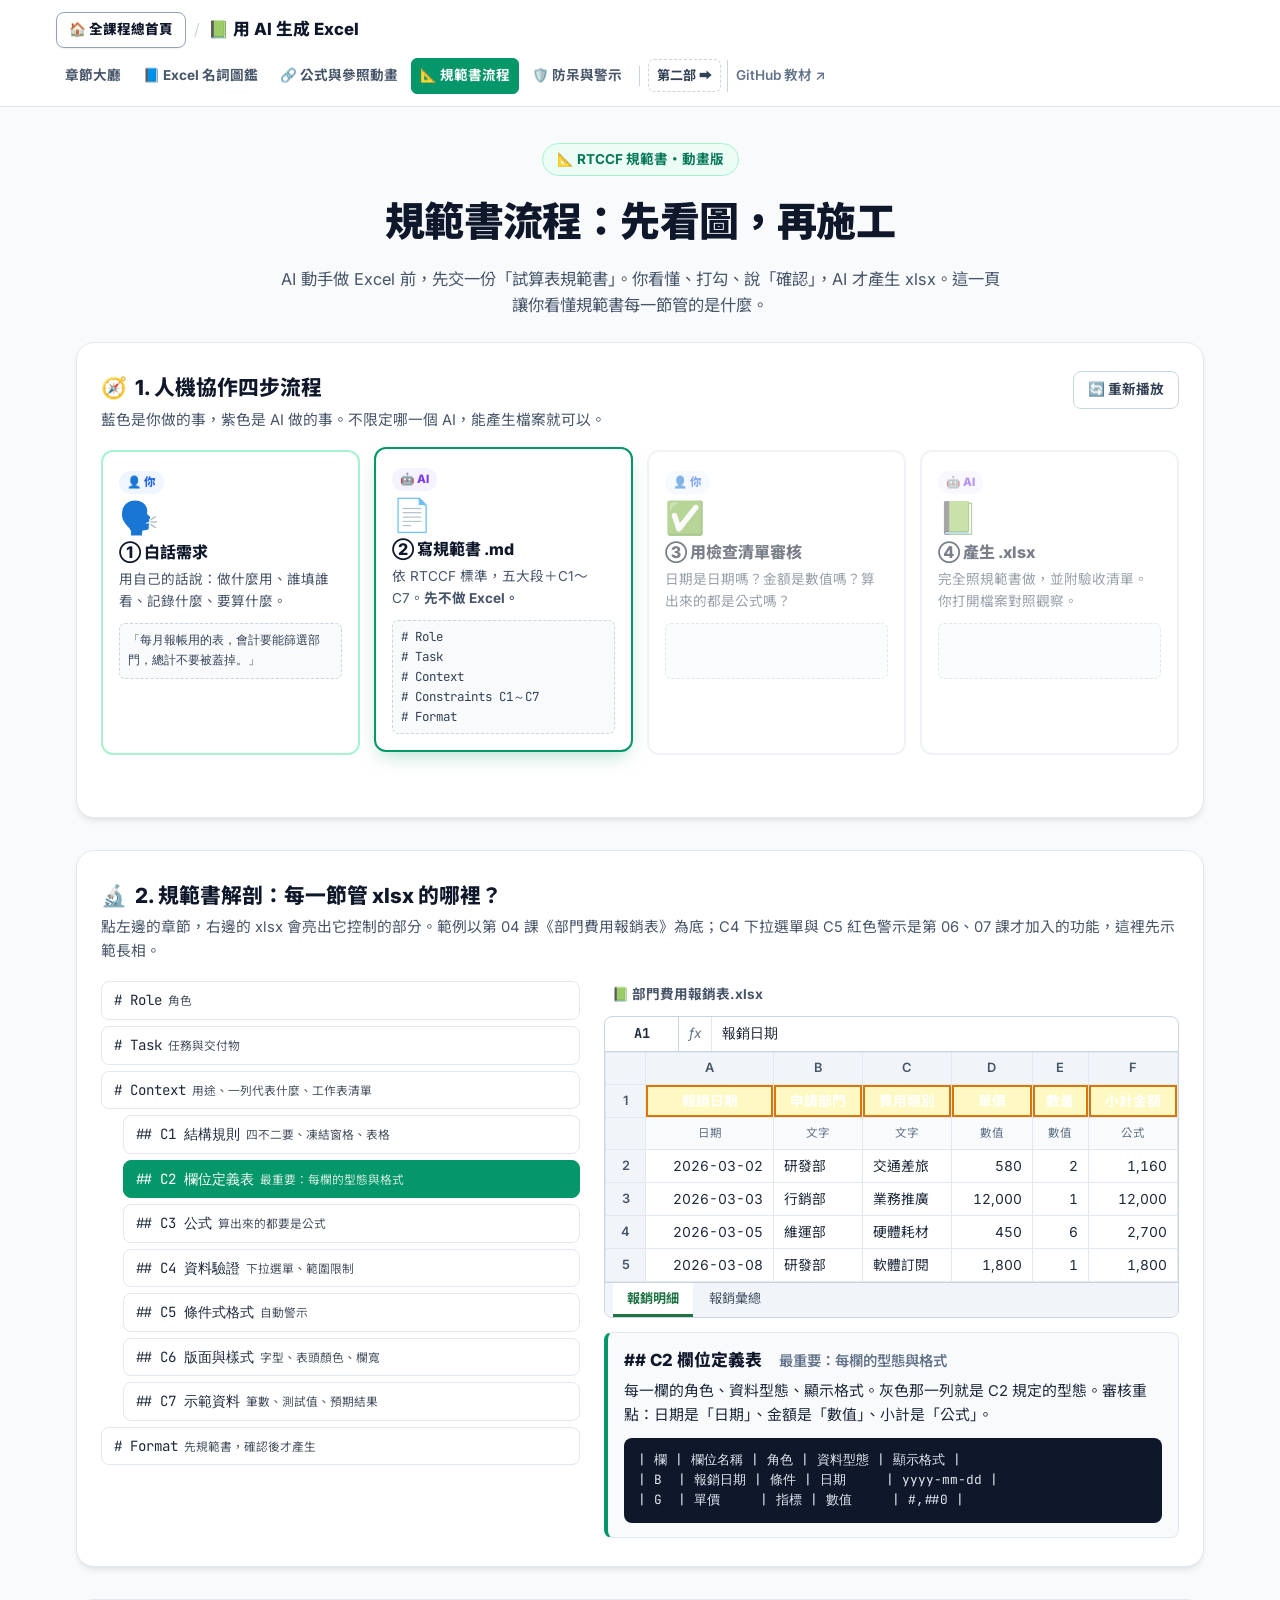
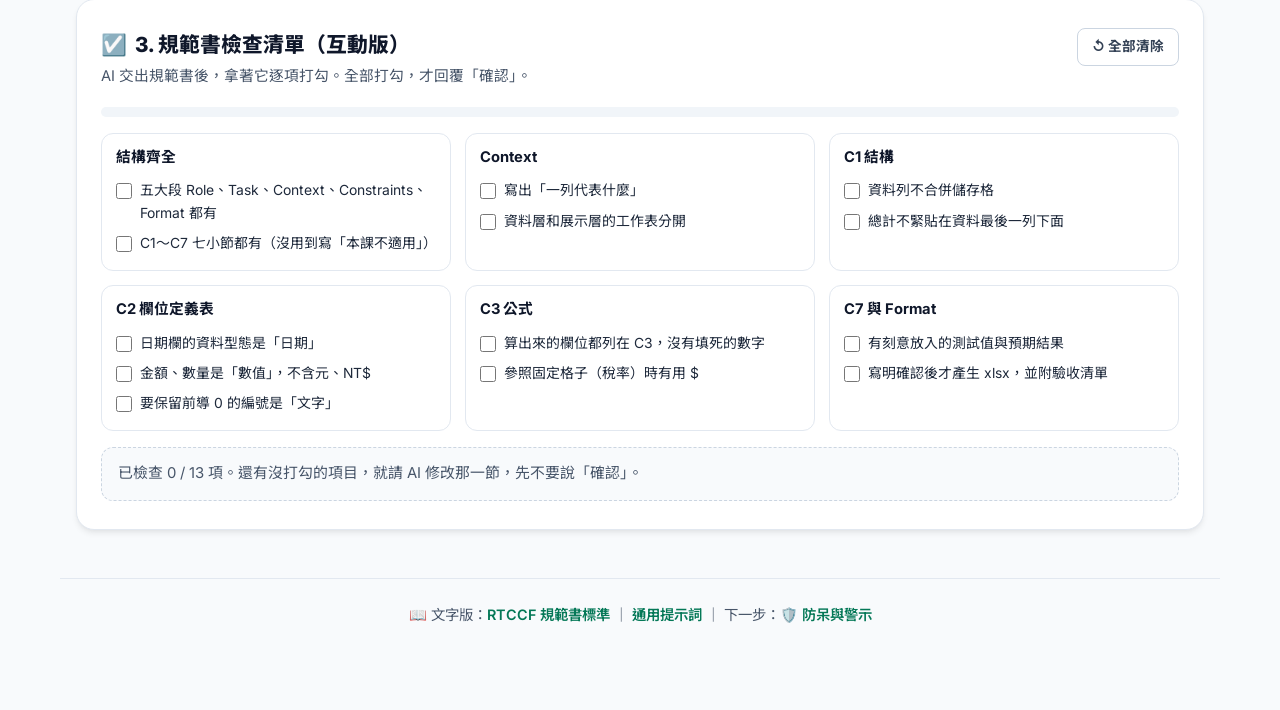
<file: docs/excel-generation/spec-workflow.html>
<!DOCTYPE html>
<html lang="zh-TW">
<head>
  <meta charset="UTF-8">
  <meta name="viewport" content="width=device-width, initial-scale=1.0">
  <title>規範書流程 | 用 AI 生成 Excel</title>
  <meta name="description" content="用動畫看懂「白話需求 → AI 寫規範書 → 你審核 → AI 產生 xlsx」四步流程；點選 RTCCF 規範書每一節，看它控制 xlsx 的哪個部分。">
  <link rel="preconnect" href="https://fonts.googleapis.com">
  <link rel="preconnect" href="https://fonts.gstatic.com" crossorigin>
  <link href="https://fonts.googleapis.com/css2?family=Inter:wght@400;500;600;700;800;900&family=Noto+Sans+TC:wght@400;500;700;900&family=JetBrains+Mono:wght@400;600&display=swap" rel="stylesheet">
  <link rel="stylesheet" href="./css/common.css">
  <style>
    /* 四步流程 */
    .flow {
      display: grid;
      grid-template-columns: repeat(4, minmax(0, 1fr));
      gap: 14px;
      position: relative;
    }
    @media (max-width: 860px) { .flow { grid-template-columns: repeat(2, minmax(0, 1fr)); } }
    @media (max-width: 480px) { .flow { grid-template-columns: minmax(0, 1fr); } }
    .flow-step {
      border: 2px solid var(--slate-200);
      border-radius: var(--radius-md);
      padding: 16px;
      background: #fff;
      transition: all 0.35s ease;
      opacity: 0.55;
    }
    .flow-step.on {
      opacity: 1;
      border-color: var(--primary);
      box-shadow: 0 8px 20px -6px rgba(5, 150, 105, 0.35);
      transform: translateY(-3px);
    }
    .flow-step.done { opacity: 1; border-color: var(--primary-border); }
    .flow-step .who {
      display: inline-block;
      font-size: 0.72rem;
      font-weight: 800;
      padding: 2px 8px;
      border-radius: 999px;
      margin-bottom: 8px;
    }
    .who.you { background: var(--blue-light); color: var(--blue); }
    .who.ai { background: var(--purple-light); color: var(--purple); }
    .flow-step .icon { font-size: 2rem; line-height: 1; margin-bottom: 6px; }
    .flow-step h3 { font-size: 1rem; font-weight: 800; color: var(--slate-900); }
    .flow-step p { font-size: 0.85rem; color: var(--slate-600); margin-top: 4px; }
    .flow-step .artifact {
      margin-top: 10px;
      font-family: var(--mono);
      font-size: 0.78rem;
      background: var(--slate-50);
      border: 1px dashed var(--slate-300);
      border-radius: 6px;
      padding: 6px 8px;
      color: var(--slate-700);
      min-height: 56px;
      white-space: pre-line;
    }
    .loop-note {
      margin-top: 12px;
      font-size: 0.88rem;
      color: var(--warning);
      font-weight: 700;
      opacity: 0;
      transition: opacity 0.3s ease;
    }
    .loop-note.on { opacity: 1; }

    /* 規範書解剖 */
    .spec-list {
      display: flex;
      flex-direction: column;
      gap: 6px;
      font-family: var(--mono);
      font-size: 0.88rem;
    }
    .spec-item {
      text-align: left;
      font: inherit;
      background: #fff;
      border: 1.5px solid var(--slate-200);
      border-radius: var(--radius-sm);
      padding: 7px 12px;
      cursor: pointer;
      color: var(--slate-800);
      transition: all 0.2s ease;
    }
    .spec-item.sub { margin-left: 22px; }
    .spec-item:hover { border-color: var(--primary); }
    .spec-item.active { background: var(--primary); border-color: var(--primary); color: #fff; }
    .spec-item small { font-family: 'Noto Sans TC', sans-serif; opacity: 0.8; margin-left: 6px; }
    .snippet {
      font-family: var(--mono);
      font-size: 0.8rem;
      background: var(--slate-900);
      color: #e2e8f0;
      border-radius: var(--radius-sm);
      padding: 12px 14px;
      white-space: pre;
      overflow-x: auto;
      margin-top: 10px;
    }
    .mock-file {
      font-size: 0.85rem;
      font-weight: 700;
      color: var(--slate-600);
      margin-bottom: 8px;
      display: inline-block;
      padding: 2px 8px;
      border-radius: 6px;
    }
    .type-row td {
      font-size: 0.72rem;
      color: var(--slate-500);
      text-align: center;
      background: var(--slate-50);
      display: none;
    }
    .show-types .type-row td { display: table-cell; animation: fadeIn 0.3s ease; }
    td.dd { position: relative; }
    .dropdown {
      position: absolute;
      left: 0;
      top: 100%;
      z-index: 5;
      background: #fff;
      border: 1px solid var(--slate-300);
      box-shadow: var(--shadow-md);
      font-size: 0.8rem;
      min-width: 100%;
      display: none;
      color: var(--slate-800);
      font-weight: 400;
    }
    .dropdown div { padding: 3px 10px; }
    .dropdown div:first-child { background: var(--blue-light); }
    .show-dd .dropdown { display: block; animation: fadeIn 0.25s ease; }
    .dd-arrow { display: none; float: right; color: var(--slate-500); margin-left: 6px; }
    .show-dd .dd-arrow { display: inline; }
    .show-cf td.over { background: #ffc7ce !important; color: #9c0006; font-weight: 700; }
    .show-style tr.header td { background: var(--excel); }
    .plain tr.header td { background: #94a3b8; }
    .freeze-line tr.header td { border-bottom: 3px solid var(--slate-500); }

    /* 檢查清單 */
    .progress {
      height: 10px;
      background: var(--slate-100);
      border-radius: 999px;
      overflow: hidden;
      margin: 12px 0 16px;
    }
    .progress div {
      height: 100%;
      width: 0;
      background: var(--primary);
      transition: width 0.3s ease;
    }
    .check-groups {
      display: grid;
      grid-template-columns: repeat(auto-fit, minmax(260px, 1fr));
      gap: 14px;
    }
    .check-group {
      border: 1px solid var(--slate-200);
      border-radius: var(--radius-md);
      padding: 12px 14px;
    }
    .check-group h4 { font-size: 0.92rem; margin-bottom: 6px; color: var(--slate-900); }
    .check-group label {
      display: flex;
      gap: 8px;
      align-items: flex-start;
      font-size: 0.87rem;
      padding: 4px 0;
      cursor: pointer;
    }
    .check-group input { margin-top: 4px; accent-color: var(--primary); width: 16px; height: 16px; flex: none; }
    .confirm-box {
      margin-top: 16px;
      border-radius: var(--radius-md);
      padding: 14px 16px;
      font-size: 0.93rem;
      background: var(--slate-50);
      border: 1px dashed var(--slate-300);
      color: var(--slate-600);
    }
    .confirm-box.ready {
      background: var(--primary-light);
      border: 1.5px solid var(--primary);
      color: var(--slate-800);
      animation: pop 0.4s ease;
    }
    .confirm-box code { display: block; margin: 8px 0; background: #fff; padding: 8px 10px; border-radius: 6px; border: 1px solid var(--primary-border); white-space: normal; }
  </style>
  <script src="./js/nav.js"></script>
</head>
<body>

  <section class="hero">
    <div class="hero-badge">📐 RTCCF 規範書・動畫版</div>
    <h1>規範書流程：先看圖，再施工</h1>
    <p>AI 動手做 Excel 前，先交一份「試算表規範書」。你看懂、打勾、說「確認」，AI 才產生 xlsx。這一頁讓你看懂規範書每一節管的是什麼。</p>
  </section>

  <main class="container">

    <!-- 1. 四步流程 -->
    <section class="panel">
      <div class="panel-head">
        <div>
          <h2 class="panel-title"><span>🧭</span> 1. 人機協作四步流程</h2>
          <p class="panel-sub">藍色是你做的事，紫色是 AI 做的事。不限定哪一個 AI，能產生檔案就可以。</p>
        </div>
        <button class="replay-btn" id="flowPlay">🔄 重新播放</button>
      </div>
      <div class="flow" id="flow">
        <div class="flow-step" data-step="0">
          <span class="who you">👤 你</span>
          <div class="icon">🗣️</div>
          <h3>① 白話需求</h3>
          <p>用自己的話說：做什麼用、誰填誰看、記錄什麼、要算什麼。</p>
          <div class="artifact" data-text="「每月報帳用的表，會計要能篩選部門，總計不要被蓋掉。」"></div>
        </div>
        <div class="flow-step" data-step="1">
          <span class="who ai">🤖 AI</span>
          <div class="icon">📄</div>
          <h3>② 寫規範書 .md</h3>
          <p>依 RTCCF 標準，五大段＋C1～C7。<b>先不做 Excel。</b></p>
          <div class="artifact" data-text="# Role&#10;# Task&#10;# Context&#10;# Constraints C1～C7&#10;# Format"></div>
        </div>
        <div class="flow-step" data-step="2">
          <span class="who you">👤 你</span>
          <div class="icon">✅</div>
          <h3>③ 用檢查清單審核</h3>
          <p>日期是日期嗎？金額是數值嗎？算出來的都是公式嗎？</p>
          <div class="artifact" data-text="☑ C2 日期＝日期&#10;☑ C3 小計＝公式&#10;☑ C1 不合併&#10;→ 回覆「確認」"></div>
        </div>
        <div class="flow-step" data-step="3">
          <span class="who ai">🤖 AI</span>
          <div class="icon">📗</div>
          <h3>④ 產生 .xlsx</h3>
          <p>完全照規範書做，並附驗收清單。你打開檔案對照觀察。</p>
          <div class="artifact" data-text="部門費用報銷表.xlsx&#10;＋ 驗收清單"></div>
        </div>
      </div>
      <p class="loop-note" id="loopNote">↩️ 審核時發現問題？請 AI 修改那一節（例如「C2 的報銷日期改成日期型態」），回到 ②，直到全部打勾。</p>
    </section>

    <!-- 2. 規範書解剖 -->
    <section class="panel">
      <div class="panel-head">
        <div>
          <h2 class="panel-title"><span>🔬</span> 2. 規範書解剖：每一節管 xlsx 的哪裡？</h2>
          <p class="panel-sub">點左邊的章節，右邊的 xlsx 會亮出它控制的部分。範例以第 04 課《部門費用報銷表》為底；C4 下拉選單與 C5 紅色警示是第 06、07 課才加入的功能，這裡先示範長相。</p>
        </div>
      </div>
      <div class="two-col">
        <div>
          <div class="spec-list" id="specList"></div>
        </div>
        <div>
          <span class="mock-file" id="mockFile">📗 部門費用報銷表.xlsx</span>
          <div class="sheet-scroll" id="mockFrame">
            <div class="excel-bar">
              <div class="namebox" id="mockName">A1</div>
              <div class="fx">fx</div>
              <div class="formula" id="mockFormula">報銷日期</div>
            </div>
            <table class="sheet" id="mockSheet"></table>
            <div class="sheet-tabs" id="mockTabs"><span class="on">報銷明細</span><span>報銷彙總</span></div>
          </div>
          <div class="info-box" id="specInfo" style="margin-top: 14px;" aria-live="polite"></div>
        </div>
      </div>
    </section>

    <!-- 3. 檢查清單 -->
    <section class="panel">
      <div class="panel-head">
        <div>
          <h2 class="panel-title"><span>☑️</span> 3. 規範書檢查清單（互動版）</h2>
          <p class="panel-sub">AI 交出規範書後，拿著它逐項打勾。全部打勾，才回覆「確認」。</p>
        </div>
        <button class="replay-btn" id="resetChecks">↺ 全部清除</button>
      </div>
      <div class="progress" aria-hidden="true"><div id="progressBar"></div></div>
      <div class="check-groups" id="checkGroups"></div>
      <div class="confirm-box" id="confirmBox" aria-live="polite"></div>
    </section>

  </main>

  <footer>
    <p>📖 文字版：<a href="https://github.com/roberthsu2003/ai-excel-analytics/tree/main/01_用AI生成Excel/00_RTCCF規範書標準" target="_blank">RTCCF 規範書標準</a> ｜ <a href="https://github.com/roberthsu2003/ai-excel-analytics/blob/main/01_用AI生成Excel/通用提示詞.md" target="_blank">通用提示詞</a> ｜ 下一步：<a href="./validation-format.html">🛡️ 防呆與警示</a></p>
  </footer>

  <script>
    const $ = id => document.getElementById(id);
    const reduced = window.matchMedia("(prefers-reduced-motion: reduce)").matches;

    // ---------- 1. 四步流程 ----------
    let flowTimers = [];
    function typeText(el, text, speed) {
      el.textContent = "";
      if (reduced) { el.textContent = text; return; }
      [...text].forEach((ch, i) => flowTimers.push(setTimeout(() => { el.textContent += ch; }, i * speed)));
    }
    function playFlow() {
      flowTimers.forEach(clearTimeout);
      flowTimers = [];
      const steps = document.querySelectorAll(".flow-step");
      steps.forEach(s => {
        s.classList.remove("on", "done");
        s.querySelector(".artifact").textContent = "";
      });
      $("loopNote").classList.remove("on");
      const gap = reduced ? 0 : 2200;
      steps.forEach((s, i) => {
        flowTimers.push(setTimeout(() => {
          steps.forEach((o, j) => { o.classList.toggle("on", j === i); o.classList.toggle("done", j < i); });
          typeText(s.querySelector(".artifact"), s.querySelector(".artifact").dataset.text, 28);
          if (i === 2) $("loopNote").classList.add("on");
        }, i * gap));
      });
      flowTimers.push(setTimeout(() => steps.forEach(s => { s.classList.remove("on"); s.classList.add("done"); }), steps.length * gap));
    }
    $("flowPlay").addEventListener("click", playFlow);

    // ---------- 2. 規範書解剖 ----------
    const mockCols = ["A", "B", "C", "D", "E", "F"];
    const mockHeader = ["報銷日期", "申請部門", "費用類別", "單價", "數量", "小計金額"];
    const mockTypes = ["日期", "文字", "文字", "數值", "數值", "公式"];
    const mockRows = [
      ["2026-03-02", "研發部", "交通差旅", "580", "2", "1,160"],
      ["2026-03-03", "行銷部", "業務推廣", "12,000", "1", "12,000"],
      ["2026-03-05", "維運部", "硬體耗材", "450", "6", "2,700"],
      ["2026-03-08", "研發部", "軟體訂閱", "1,800", "1", "1,800"]
    ];

    function renderMock() {
      let html = `<tr><th class="rowhead"></th>${mockCols.map(c => `<th data-col="${c}">${c}</th>`).join("")}</tr>`;
      html += `<tr class="header"><th class="rowhead">1</th>${mockHeader.map((h, i) =>
        `<td data-a="${mockCols[i]}1" class="${i === 2 ? "dd" : ""}">${h}${i === 2 ? '<span class="dd-arrow">▼</span><div class="dropdown"><div>交通差旅</div><div>業務推廣</div><div>硬體耗材</div><div>軟體訂閱</div></div>' : ""}</td>`).join("")}</tr>`;
      html += `<tr class="type-row"><th class="rowhead"></th>${mockTypes.map(t => `<td>${t}</td>`).join("")}</tr>`;
      mockRows.forEach((row, r) => {
        const n = r + 2;
        html += `<tr data-r="${n}"><th class="rowhead">${n}</th>${row.map((v, i) => {
          const isNum = i >= 3 || i === 0;
          const over = n === 3 && i === 5 ? "over" : "";
          return `<td data-a="${mockCols[i]}${n}" class="${isNum ? "num" : "text"} ${over}">${v}</td>`;
        }).join("")}</tr>`;
      });
      $("mockSheet").innerHTML = html;
    }

    const sections = [
      { key: "role", label: "# Role", note: "角色", sub: false,
        text: "告訴 AI 用什麼身分思考。Role 不會出現在 xlsx 裡，但會影響 AI 的判斷，例如「熟悉會計稽核」的 AI 比較會注意金額格式。",
        snippet: "# Role\n你是一位熟悉會計稽核與 Excel 資料庫式結構的\n資料分析師，確保表格能直接排序、篩選與樞紐分析。",
        apply: () => {} },
      { key: "task", label: "# Task", note: "任務與交付物", sub: false,
        text: "一句話說要做什麼，加上交付物清單：檔名、幾張工作表。對應到 xlsx 的「檔案本身」。",
        snippet: "# Task\n建立每月報帳用的費用報銷表 …\n- 交付物：`部門費用報銷表.xlsx`，共 2 張工作表",
        apply: () => [$("mockFile"), $("mockFrame")].forEach(hl) },
      { key: "context", label: "# Context", note: "用途、一列代表什麼、工作表清單", sub: false,
        text: "最重要的一句是「一列代表什麼」：這裡一列＝一筆報銷。工作表清單決定下方有哪些分頁，以及哪張是資料層、哪張是展示層。",
        snippet: "- 一列代表：**一筆報銷**。\n| 工作表   | 角色   |\n| 報銷明細 | 資料層 |\n| 報銷彙總 | 展示層 |",
        apply: () => { hl($("mockTabs")); rowCells(3).forEach(hl); } },
      { key: "c1", label: "## C1 結構規則", note: "四不二要、凍結窗格、表格", sub: true,
        text: "不合併、不留空列、一格一事、第 1 列就是欄位名稱、凍結窗格、結構化表格名稱。看 xlsx 時：表頭下方那條粗線就是凍結窗格。",
        snippet: "## C1 結構規則\n1. 不合併：資料列不合併儲存格。\n4. 一維表：第 1 列是欄位名稱 …\n6. 凍結窗格：`A2`。\n7. 結構化表格：名稱 `T_Expense`\n8. 計算欄位：小計金額，新增列自動帶出公式",
        apply: () => { $("mockSheet").classList.add("freeze-line"); headerCells().forEach(hl); } },
      { key: "c2", label: "## C2 欄位定義表", note: "最重要：每欄的型態與格式", sub: true,
        text: "每一欄的角色、資料型態、顯示格式。灰色那一列就是 C2 規定的型態。審核重點：日期是「日期」、金額是「數值」、小計是「公式」。",
        snippet: "| 欄 | 欄位名稱 | 角色 | 資料型態 | 顯示格式 |\n| B  | 報銷日期 | 條件 | 日期     | yyyy-mm-dd |\n| G  | 單價     | 指標 | 數值     | #,##0 |",
        apply: () => { $("mockSheet").classList.add("show-types"); headerCells().forEach(hl); } },
      { key: "c3", label: "## C3 公式", note: "算出來的都要是公式", sub: true,
        text: "所有計算欄位都列在這裡。對應到 xlsx：點小計那一格，資料編輯列會顯示公式，而不是數字。表格裡用 [@欄位] 寫成計算欄位，新增一筆不用重寫公式。",
        snippet: "| 欄位     | 公式                | 白話說明    |\n| 小計金額 | =[@單價]*[@數量]    | 計算欄位    |\n| 總計     | =SUM(T_Expense[小計金額]) |",
        apply: () => { colCells("F").forEach(hl); $("mockName").textContent = "F2"; $("mockFormula").textContent = "=[@單價]*[@數量]"; } },
      { key: "c4", label: "## C4 資料驗證", note: "下拉選單、範圍限制", sub: true,
        text: "哪些欄位只能從選單挑、數字有沒有範圍。對應到 xlsx：點那一格會出現 ▼，選項來自選項清單（第 06 課）。",
        snippet: "| 範圍  | 規則                         |\n| C2:C200 | 清單：='選項清單'!$B$2:$B$7 |",
        apply: () => { $("mockSheet").classList.add("show-dd"); hl(document.querySelector('[data-a="C1"]')); } },
      { key: "c5", label: "## C5 條件式格式", note: "自動警示", sub: true,
        text: "符合條件就自動變色。這裡的規則是「單筆小計超過 10,000 標紅」，所以第 3 列的 12,000 變紅（第 07 課）。",
        snippet: "| 範圍  | 條件          | 樣式         |\n| F2:F200 | 大於 10000 | 深紅字、淡紅底 |",
        apply: () => { $("mockSheet").classList.add("show-cf"); } },
      { key: "c6", label: "## C6 版面與樣式", note: "字型、表頭顏色、欄寬", sub: true,
        text: "影響「好不好看」，不影響「對不對」。點這一節時表頭會先變灰再換回綠色，示範 C6 只管外觀。",
        snippet: "## C6 版面與樣式\n- 字型：微軟正黑體\n- 表頭：深藍底、白字、粗體\n- 欄寬：15、12、10 …",
        apply: () => {
          $("mockSheet").classList.add("plain");
          setTimeout(() => { $("mockSheet").classList.remove("plain"); headerCells().forEach(hl); }, reduced ? 0 : 700);
        } },
      { key: "c7", label: "## C7 示範資料", note: "筆數、測試值、預期結果", sub: true,
        text: "要幾筆資料、刻意放什麼測試值、預期結果是多少。打開 xlsx 時，就用這些測試值檢查公式和警示有沒有作用。",
        snippet: "## C7 示範資料\n- 筆數：10 筆\n- 刻意放入的測試值：EXP-002 小計 12,000\n  → 應觸發 C5 紅色警示\n- 預期結果：報銷總計 70,310",
        apply: () => rowCells(3).forEach(hl) },
      { key: "format", label: "# Format", note: "先規範書，確認後才產生", sub: false,
        text: "固定三段式：只交規範書 → 等你說「確認」→ 產生 xlsx 並附驗收清單。這一節保證 AI 不會跳過你的審核。",
        snippet: "# Format\n1. 只輸出本規範書，先不要產生 Excel。\n2. 等使用者回覆「確認」後才產生 .xlsx。\n3. 附驗收清單。",
        apply: () => {} }
    ];

    function hl(el) { if (el) el.classList.add("hl"); }
    function rowCells(n) { return [...document.querySelectorAll(`#mockSheet tr[data-r="${n}"] td`)]; }
    function colCells(c) { return [...document.querySelectorAll(`#mockSheet td[data-a^="${c}"]`)].filter(td => td.dataset.a !== c + "1"); }
    function headerCells() { return [...document.querySelectorAll("#mockSheet tr.header td")]; }

    function selectSection(key) {
      const s = sections.find(x => x.key === key);
      document.querySelectorAll(".spec-item").forEach(b => b.classList.toggle("active", b.dataset.key === key));
      document.querySelectorAll(".hl").forEach(el => el.classList.remove("hl"));
      $("mockSheet").classList.remove("show-types", "show-dd", "show-cf", "freeze-line", "plain");
      $("mockName").textContent = "A1";
      $("mockFormula").textContent = "報銷日期";
      requestAnimationFrame(() => s.apply());
      $("specInfo").innerHTML = `<h3>${s.label}　<span style="font-weight:600;color:var(--slate-500);font-size:0.9rem;">${s.note}</span></h3><p>${s.text}</p><div class="snippet"></div>`;
      $("specInfo").querySelector(".snippet").textContent = s.snippet;
      $("specInfo").style.animation = "none";
      requestAnimationFrame(() => $("specInfo").style.animation = "");
    }

    $("specList").innerHTML = sections.map(s =>
      `<button class="spec-item ${s.sub ? "sub" : ""}" data-key="${s.key}">${s.label}<small>${s.note}</small></button>`).join("");
    $("specList").addEventListener("click", e => {
      const btn = e.target.closest(".spec-item");
      if (btn) selectSection(btn.dataset.key);
    });

    // ---------- 3. 檢查清單 ----------
    const checklist = [
      { title: "結構齊全", items: ["五大段 Role、Task、Context、Constraints、Format 都有", "C1～C7 七小節都有（沒用到寫「本課不適用」）"] },
      { title: "Context", items: ["寫出「一列代表什麼」", "資料層和展示層的工作表分開"] },
      { title: "C1 結構", items: ["資料列不合併儲存格", "總計不緊貼在資料最後一列下面"] },
      { title: "C2 欄位定義表", items: ["日期欄的資料型態是「日期」", "金額、數量是「數值」，不含元、NT$", "要保留前導 0 的編號是「文字」"] },
      { title: "C3 公式", items: ["算出來的欄位都列在 C3，沒有填死的數字", "參照固定格子（稅率）時有用 $"] },
      { title: "C7 與 Format", items: ["有刻意放入的測試值與預期結果", "寫明確認後才產生 xlsx，並附驗收清單"] }
    ];
    $("checkGroups").innerHTML = checklist.map((g, gi) => `
      <div class="check-group"><h4>${g.title}</h4>
        ${g.items.map((it, ii) => `<label><input type="checkbox" data-id="${gi}-${ii}"><span>${it}</span></label>`).join("")}
      </div>`).join("");
    const boxes = [...document.querySelectorAll("#checkGroups input")];

    function updateChecks() {
      const done = boxes.filter(b => b.checked).length;
      $("progressBar").style.width = `${(done / boxes.length) * 100}%`;
      const box = $("confirmBox");
      if (done === boxes.length) {
        box.classList.add("ready");
        box.innerHTML = `🎉 全部通過！可以回覆 AI：<code>規範書確認，請完全依照規範書產生 .xlsx，並附驗收清單。</code>`;
      } else {
        box.classList.remove("ready");
        box.textContent = `已檢查 ${done} / ${boxes.length} 項。還有沒打勾的項目，就請 AI 修改那一節，先不要說「確認」。`;
      }
    }
    boxes.forEach(b => b.addEventListener("change", updateChecks));
    $("resetChecks").addEventListener("click", () => { boxes.forEach(b => { b.checked = false; }); updateChecks(); });

    renderMock();
    selectSection("c2");
    updateChecks();
    playFlow();
  </script>
</body>
</html>
</file>
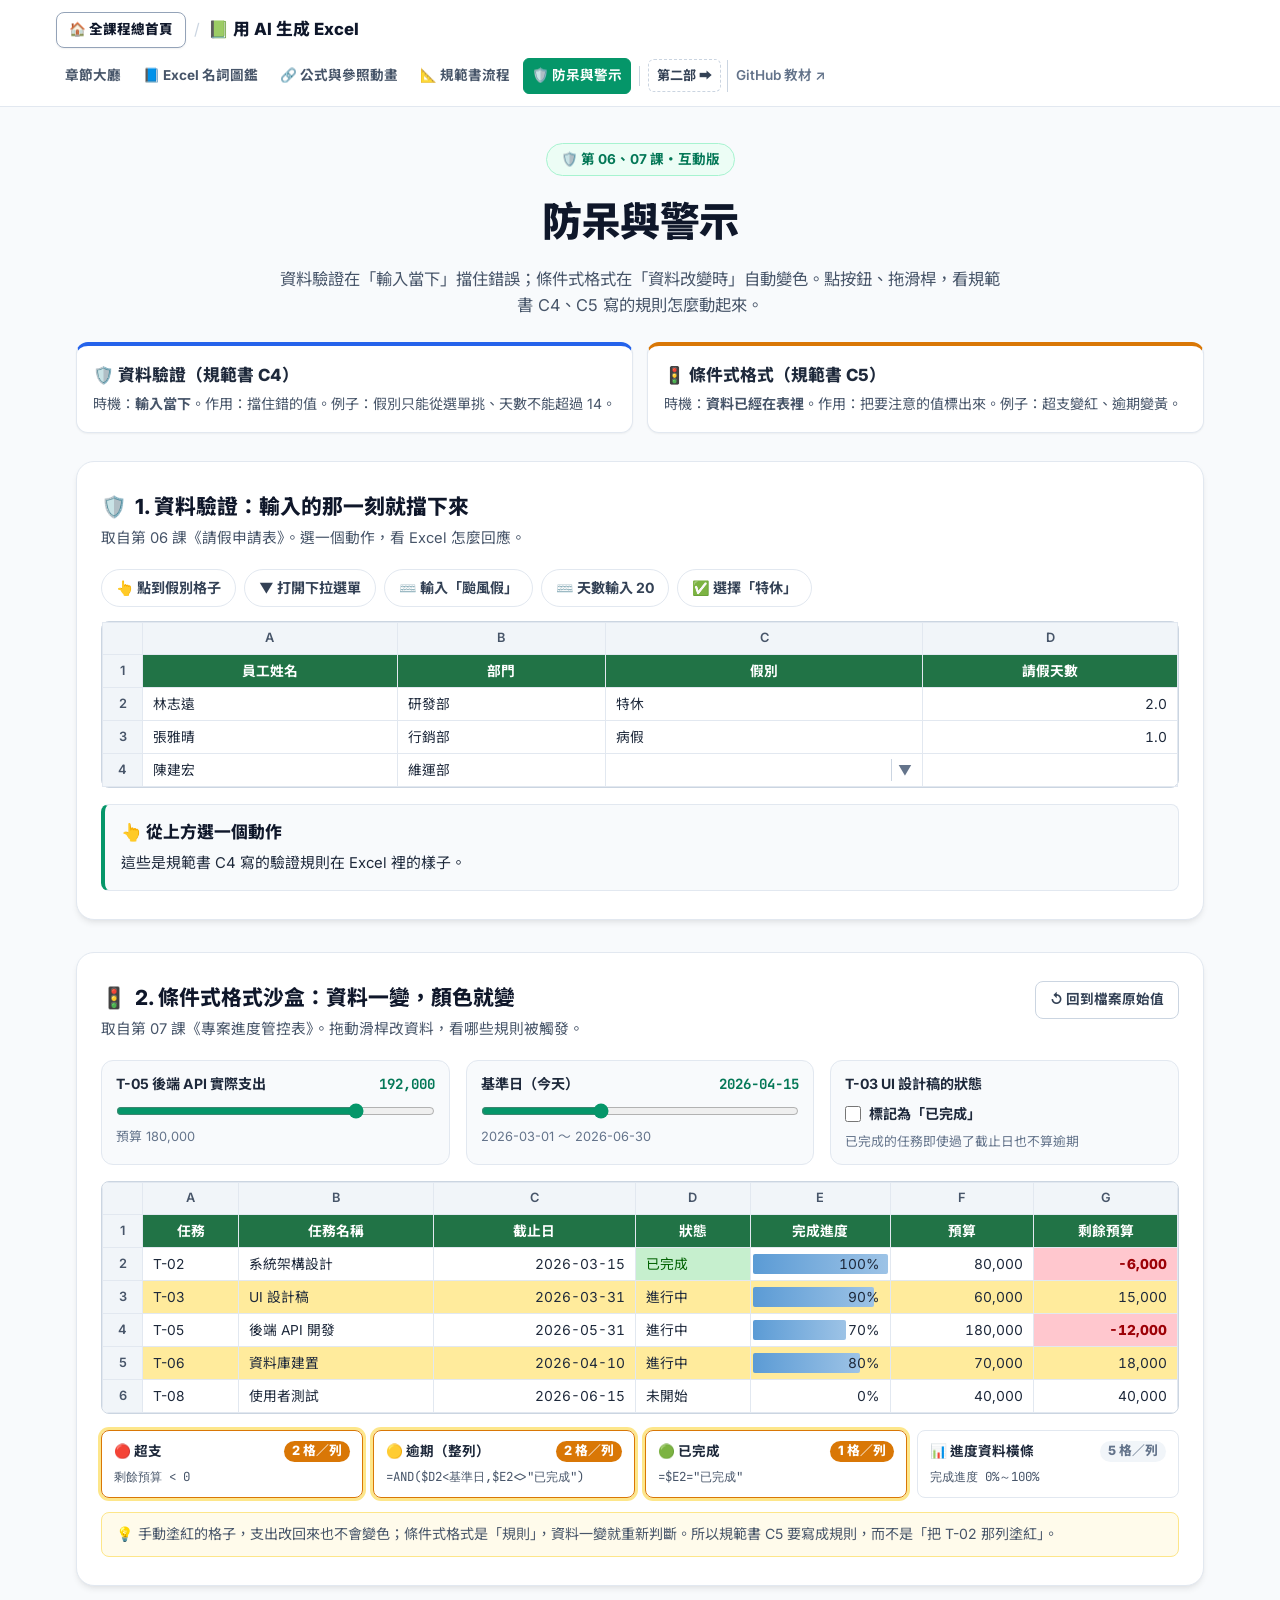
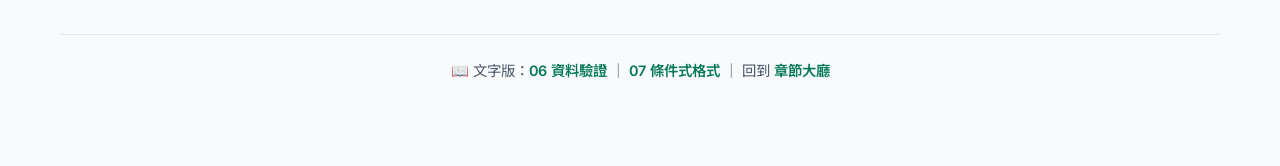
<file: docs/excel-generation/validation-format.html>
<!DOCTYPE html>
<html lang="zh-TW">
<head>
  <meta charset="UTF-8">
  <meta name="viewport" content="width=device-width, initial-scale=1.0">
  <title>防呆與警示 | 用 AI 生成 Excel</title>
  <meta name="description" content="看資料驗證如何在輸入當下擋下錯誤，條件式格式如何在資料改變時自動變色。拖動滑桿，親手觸發超支與逾期警示。">
  <link rel="preconnect" href="https://fonts.googleapis.com">
  <link rel="preconnect" href="https://fonts.gstatic.com" crossorigin>
  <link href="https://fonts.googleapis.com/css2?family=Inter:wght@400;500;600;700;800;900&family=Noto+Sans+TC:wght@400;500;700;900&family=JetBrains+Mono:wght@400;600&display=swap" rel="stylesheet">
  <link rel="stylesheet" href="./css/common.css">
  <style>
    .compare {
      display: grid;
      grid-template-columns: repeat(auto-fit, minmax(240px, 1fr));
      gap: 14px;
      margin-bottom: 28px;
    }
    .compare-card {
      border: 1px solid var(--slate-200);
      border-radius: var(--radius-md);
      padding: 16px;
      background: #fff;
      box-shadow: var(--shadow-sm);
    }
    .compare-card h3 { font-size: 1.05rem; font-weight: 800; margin-bottom: 4px; }
    .compare-card p { font-size: 0.88rem; color: var(--slate-600); }

    .stage { position: relative; }
    #dvSheet { min-width: 0; }
    td.dv-cell { position: relative; min-width: 96px; }
    .dv-arrow {
      float: right;
      color: var(--slate-500);
      border-left: 1px solid var(--slate-300);
      padding-left: 6px;
      margin-left: 8px;
    }
    .dv-list {
      position: absolute;
      left: -1px;
      top: 100%;
      background: #fff;
      border: 1px solid var(--slate-400);
      box-shadow: var(--shadow-md);
      z-index: 5;
      min-width: calc(100% + 2px);
      font-size: 0.85rem;
      animation: fadeIn 0.2s ease;
    }
    .dv-list div { padding: 3px 10px; }
    .dv-list div.pick { background: var(--blue); color: #fff; }
    .prompt-bubble {
      position: absolute;
      right: 0;
      top: calc(100% + 4px);
      background: #fffbeb;
      border: 1px solid #fcd34d;
      padding: 6px 10px;
      font-size: 0.8rem;
      border-radius: 6px;
      width: min(220px, 70vw);
      z-index: 4;
      white-space: normal;
      color: var(--slate-700);
      animation: fadeIn 0.25s ease;
    }
    .prompt-bubble b { display: block; color: var(--slate-900); }
    .err-dialog {
      margin-top: 16px;
      max-width: 420px;
      border: 1px solid var(--slate-300);
      border-radius: var(--radius-sm);
      box-shadow: var(--shadow-xl);
      background: #fff;
      animation: pop 0.35s ease;
    }
    .err-dialog .bar {
      background: var(--slate-100);
      padding: 6px 12px;
      font-size: 0.82rem;
      font-weight: 700;
      border-bottom: 1px solid var(--slate-200);
    }
    .err-dialog .body { display: flex; gap: 12px; padding: 14px; font-size: 0.9rem; align-items: center; }
    .err-dialog .stop {
      width: 34px;
      height: 34px;
      border-radius: 50%;
      background: var(--danger);
      color: #fff;
      font-weight: 900;
      display: flex;
      align-items: center;
      justify-content: center;
      flex: none;
    }
    .err-dialog .btns { display: flex; gap: 8px; justify-content: flex-end; padding: 0 14px 12px; }
    .err-dialog .btns span {
      border: 1px solid var(--slate-300);
      padding: 2px 14px;
      font-size: 0.82rem;
      border-radius: 4px;
    }
    .typing { font-family: var(--mono); }
    .typing::after { content: "|"; animation: pulse 0.8s infinite; color: var(--slate-500); }

    /* 條件式格式沙盒 */
    .sliders {
      display: grid;
      grid-template-columns: repeat(auto-fit, minmax(240px, 1fr));
      gap: 16px;
      margin-bottom: 16px;
    }
    .slider {
      border: 1px solid var(--slate-200);
      border-radius: var(--radius-md);
      padding: 12px 14px;
      background: var(--slate-50);
    }
    .slider label { font-size: 0.88rem; font-weight: 700; display: flex; justify-content: space-between; gap: 8px; }
    .slider output { font-family: var(--mono); color: var(--primary-dark); }
    .slider input[type="range"] { width: 100%; margin-top: 8px; accent-color: var(--primary); }
    .slider .toggle { display: flex; gap: 8px; align-items: center; font-size: 0.88rem; margin-top: 8px; }
    .slider .toggle input { accent-color: var(--primary); width: 16px; height: 16px; }
    tr.overdue td { background: #ffeb9c !important; }
    td.neg { background: #ffc7ce !important; color: #9c0006 !important; font-weight: 800; }
    td.donecell { background: #c6efce !important; color: #006100 !important; }
    .bar-cell { position: relative; }
    .bar-fill {
      position: absolute;
      left: 2px;
      top: 6px;
      bottom: 6px;
      background: linear-gradient(90deg, #5b9bd5, #9dc3e6);
      border-radius: 2px;
      transition: width 0.4s ease;
      z-index: 0;
    }
    .bar-cell span { position: relative; z-index: 1; }
    .rules {
      display: grid;
      grid-template-columns: repeat(auto-fit, minmax(220px, 1fr));
      gap: 10px;
      margin-top: 16px;
    }
    .rule {
      border: 1.5px solid var(--slate-200);
      border-radius: var(--radius-sm);
      padding: 10px 12px;
      font-size: 0.85rem;
      transition: all 0.3s ease;
    }
    .rule code { font-size: 0.78rem; display: block; margin-top: 4px; color: var(--slate-600); word-break: break-all; }
    .rule .count { float: right; font-weight: 800; font-size: 0.8rem; padding: 0 8px; border-radius: 999px; background: var(--slate-100); color: var(--slate-500); }
    .rule.firing { border-color: var(--warning); box-shadow: 0 0 0 3px #fde68a; }
    .rule.firing .count { background: var(--warning); color: #fff; }
  </style>
  <script src="./js/nav.js"></script>
</head>
<body>

  <section class="hero">
    <div class="hero-badge">🛡️ 第 06、07 課・互動版</div>
    <h1>防呆與警示</h1>
    <p>資料驗證在「輸入當下」擋住錯誤；條件式格式在「資料改變時」自動變色。點按鈕、拖滑桿，看規範書 C4、C5 寫的規則怎麼動起來。</p>
  </section>

  <main class="container">

    <div class="compare">
      <div class="compare-card" style="border-top: 4px solid var(--blue);">
        <h3>🛡️ 資料驗證（規範書 C4）</h3>
        <p>時機：<b>輸入當下</b>。作用：擋住錯的值。例子：假別只能從選單挑、天數不能超過 14。</p>
      </div>
      <div class="compare-card" style="border-top: 4px solid var(--warning);">
        <h3>🚦 條件式格式（規範書 C5）</h3>
        <p>時機：<b>資料已經在表裡</b>。作用：把要注意的值標出來。例子：超支變紅、逾期變黃。</p>
      </div>
    </div>

    <!-- 1. 資料驗證 -->
    <section class="panel">
      <div class="panel-head">
        <div>
          <h2 class="panel-title"><span>🛡️</span> 1. 資料驗證：輸入的那一刻就擋下來</h2>
          <p class="panel-sub">取自第 06 課《請假申請表》。選一個動作，看 Excel 怎麼回應。</p>
        </div>
      </div>
      <div class="chip-row" id="dvChips" role="group" aria-label="資料驗證示範動作" style="margin-bottom: 14px;">
        <button class="chip" data-act="prompt">👆 點到假別格子</button>
        <button class="chip" data-act="open">▼ 打開下拉選單</button>
        <button class="chip" data-act="badtype">⌨️ 輸入「颱風假」</button>
        <button class="chip" data-act="baddays">⌨️ 天數輸入 20</button>
        <button class="chip" data-act="good">✅ 選擇「特休」</button>
      </div>
      <div class="stage">
        <div class="sheet-scroll" style="overflow: visible;">
          <table class="sheet" id="dvSheet" aria-label="請假紀錄示範">
            <tr><th class="rowhead"></th><th>A</th><th>B</th><th>C</th><th>D</th></tr>
            <tr class="header"><th class="rowhead">1</th><td>員工姓名</td><td>部門</td><td>假別</td><td>請假天數</td></tr>
            <tr><th class="rowhead">2</th><td>林志遠</td><td>研發部</td><td>特休</td><td class="num">2.0</td></tr>
            <tr><th class="rowhead">3</th><td>張雅晴</td><td>行銷部</td><td>病假</td><td class="num">1.0</td></tr>
            <tr><th class="rowhead">4</th><td>陳建宏</td><td>維運部</td><td class="dv-cell" id="leaveCell"></td><td class="num" id="daysCell"></td></tr>
          </table>
        </div>
      </div>
      <div id="dvOutput" aria-live="polite"></div>
      <div class="info-box" id="dvInfo" style="margin-top: 16px;"></div>
    </section>

    <!-- 2. 條件式格式 -->
    <section class="panel">
      <div class="panel-head">
        <div>
          <h2 class="panel-title"><span>🚦</span> 2. 條件式格式沙盒：資料一變，顏色就變</h2>
          <p class="panel-sub">取自第 07 課《專案進度管控表》。拖動滑桿改資料，看哪些規則被觸發。</p>
        </div>
        <button class="replay-btn" id="cfReset">↺ 回到檔案原始值</button>
      </div>
      <div class="sliders">
        <div class="slider">
          <label for="spend">T-05 後端 API 實際支出 <output id="spendOut"></output></label>
          <input type="range" id="spend" min="100000" max="220000" step="2000">
          <div style="font-size:0.8rem;color:var(--slate-500);">預算 180,000</div>
        </div>
        <div class="slider">
          <label for="base">基準日（今天） <output id="baseOut"></output></label>
          <input type="range" id="base" min="0" max="121" step="1">
          <div style="font-size:0.8rem;color:var(--slate-500);">2026-03-01 ～ 2026-06-30</div>
        </div>
        <div class="slider">
          <label>T-03 UI 設計稿的狀態</label>
          <div class="toggle"><input type="checkbox" id="t03done"><label for="t03done">標記為「已完成」</label></div>
          <div style="font-size:0.8rem;color:var(--slate-500);margin-top:6px;">已完成的任務即使過了截止日也不算逾期</div>
        </div>
      </div>
      <div class="sheet-scroll">
        <table class="sheet" id="cfSheet" aria-label="專案進度示範"></table>
      </div>
      <div class="rules" id="rules"></div>
      <p class="tip">💡 手動塗紅的格子，支出改回來也不會變色；條件式格式是「規則」，資料一變就重新判斷。所以規範書 C5 要寫成規則，而不是「把 T-02 那列塗紅」。</p>
    </section>

  </main>

  <footer>
    <p>📖 文字版：<a href="https://github.com/roberthsu2003/ai-excel-analytics/tree/main/01_用AI生成Excel/06_資料驗證" target="_blank">06 資料驗證</a> ｜ <a href="https://github.com/roberthsu2003/ai-excel-analytics/tree/main/01_用AI生成Excel/07_條件式格式" target="_blank">07 條件式格式</a> ｜ 回到 <a href="./index.html">章節大廳</a></p>
  </footer>

  <script>
    const $ = id => document.getElementById(id);
    const reduced = window.matchMedia("(prefers-reduced-motion: reduce)").matches;
    const leaveTypes = ["特休", "事假", "病假", "公假", "婚假", "喪假"];

    // ---------- 1. 資料驗證 ----------
    let dvTimers = [];
    function resetDv() {
      dvTimers.forEach(clearTimeout);
      dvTimers = [];
      $("leaveCell").innerHTML = '<span class="dv-arrow">▼</span>';
      $("leaveCell").classList.remove("cell-active");
      $("daysCell").innerHTML = "";
      $("daysCell").classList.remove("cell-active");
      $("dvOutput").innerHTML = "";
    }
    function typeInto(el, text, done) {
      el.innerHTML = '<span class="typing"></span>';
      const span = el.querySelector(".typing");
      const speed = reduced ? 0 : 160;
      [...text].forEach((ch, i) => dvTimers.push(setTimeout(() => { span.textContent += ch; }, i * speed)));
      dvTimers.push(setTimeout(done, text.length * speed + (reduced ? 0 : 300)));
    }
    function errorDialog(msg) {
      return `<div class="err-dialog" role="alert">
        <div class="bar">輸入錯誤</div>
        <div class="body"><div class="stop">✕</div><div>${msg}</div></div>
        <div class="btns"><span>重試</span><span>取消</span></div>
      </div>`;
    }

    const actions = {
      prompt: {
        run: () => {
          $("leaveCell").classList.add("cell-active");
          $("leaveCell").insertAdjacentHTML("beforeend", '<div class="prompt-bubble"><b>填寫說明</b>請從下拉選單選擇假別</div>');
        },
        info: "<h3>提示訊息（Input Message）</h3><p>點到有驗證的格子，旁邊出現黃色提示框。規範書 C4 的「提示訊息」欄寫的就是這段文字。</p>"
      },
      open: {
        run: () => {
          $("leaveCell").classList.add("cell-active");
          $("leaveCell").insertAdjacentHTML("beforeend", `<div class="dv-list">${leaveTypes.map(t => `<div>${t}</div>`).join("")}</div>`);
        },
        info: "<h3>下拉選單（清單驗證）</h3><p>選項來自「選項清單」工作表 B2:B7。要新增假別，只要改選項清單，不用改驗證規則。</p><span class='where'>📐 規範書 C4：清單 ='選項清單'!$B$2:$B$7</span>"
      },
      badtype: {
        run: () => {
          $("leaveCell").classList.add("cell-active");
          typeInto($("leaveCell"), "颱風假", () => {
            $("dvOutput").innerHTML = errorDialog("假別只能從選單中選擇");
          });
        },
        info: "<h3>錯誤訊息（樣式：停止）</h3><p>選單裡沒有「颱風假」，Excel 直接擋下來，按「重試」才能重新輸入。如果規範書把樣式寫成「警告」或「資訊」，使用者按「是」就能硬塞進去，等於沒有防呆。</p><span class='where'>📐 規範書 C4：錯誤訊息＋樣式停止</span>"
      },
      baddays: {
        run: () => {
          $("daysCell").classList.add("cell-active");
          typeInto($("daysCell"), "20", () => {
            $("dvOutput").innerHTML = errorDialog("請假天數必須介於 0.5 ～ 14 天");
          });
        },
        info: "<h3>數值範圍驗證</h3><p>天數限制在 0.5～14 之間，可以輸入小數（半天假 0.5）。20 超出範圍，被擋下來。</p><span class='where'>📐 規範書 C4：小數，介於 0.5 與 14</span>"
      },
      good: {
        run: () => {
          $("leaveCell").classList.add("cell-active");
          $("leaveCell").insertAdjacentHTML("beforeend", `<div class="dv-list">${leaveTypes.map((t, i) => `<div class="${i === 0 ? "pick" : ""}">${t}</div>`).join("")}</div>`);
          dvTimers.push(setTimeout(() => {
            $("leaveCell").innerHTML = '特休<span class="dv-arrow">▼</span>';
            $("leaveCell").classList.add("pop");
            $("daysCell").textContent = "0.5";
          }, reduced ? 0 : 900));
        },
        info: "<h3>從選單選擇：永遠拼對</h3><p>選單保證每個人寫的都是「特休」，不會出現「特別休假」「休假」。第二部要依假別分組統計時，才分得對。</p>"
      }
    };

    $("dvChips").addEventListener("click", e => {
      const btn = e.target.closest(".chip");
      if (!btn) return;
      document.querySelectorAll("#dvChips .chip").forEach(b => b.classList.toggle("active", b === btn));
      resetDv();
      const act = actions[btn.dataset.act];
      act.run();
      $("dvInfo").innerHTML = act.info;
    });

    // ---------- 2. 條件式格式 ----------
    const ORIGINAL = { spend: 192000, base: 45, t03done: false }; // 基準日 2026-04-15 = 3/1 + 45 天
    const tasks = [
      { id: "T-02", name: "系統架構設計", due: new Date(2026, 2, 15), status: "已完成", progress: 1.0, budget: 80000, spend: 86000 },
      { id: "T-03", name: "UI 設計稿", due: new Date(2026, 2, 31), status: "進行中", progress: 0.9, budget: 60000, spend: 45000 },
      { id: "T-05", name: "後端 API 開發", due: new Date(2026, 4, 31), status: "進行中", progress: 0.7, budget: 180000, spend: 192000 },
      { id: "T-06", name: "資料庫建置", due: new Date(2026, 3, 10), status: "進行中", progress: 0.8, budget: 70000, spend: 52000 },
      { id: "T-08", name: "使用者測試", due: new Date(2026, 5, 15), status: "未開始", progress: 0.0, budget: 40000, spend: 0 }
    ];
    const fmtDate = d => `${d.getFullYear()}-${String(d.getMonth() + 1).padStart(2, "0")}-${String(d.getDate()).padStart(2, "0")}`;
    const fmtNum = n => n.toLocaleString("en-US");

    const ruleDefs = [
      { key: "neg", title: "🔴 超支", formula: "剩餘預算 < 0", color: "#ffc7ce" },
      { key: "overdue", title: "🟡 逾期（整列）", formula: '=AND($D2<基準日,$E2<>"已完成")', color: "#ffeb9c" },
      { key: "done", title: "🟢 已完成", formula: '=$E2="已完成"', color: "#c6efce" },
      { key: "bar", title: "📊 進度資料橫條", formula: "完成進度 0%～100%", color: "#9dc3e6" }
    ];
    $("rules").innerHTML = ruleDefs.map(r =>
      `<div class="rule" data-rule="${r.key}"><span class="count">0</span><b>${r.title}</b><code>${r.formula}</code></div>`).join("");

    function renderCf() {
      const spend = Number($("spend").value);
      const baseDate = new Date(2026, 2, 1 + Number($("base").value));
      $("spendOut").textContent = fmtNum(spend);
      $("baseOut").textContent = fmtDate(baseDate);
      tasks[2].spend = spend;
      tasks[1].status = $("t03done").checked ? "已完成" : "進行中";
      tasks[1].progress = $("t03done").checked ? 1.0 : 0.9;

      const counts = { neg: 0, overdue: 0, done: 0, bar: tasks.length };
      let html = `<tr><th class="rowhead"></th>${["A","B","C","D","E","F","G"].map(c => `<th>${c}</th>`).join("")}</tr>`;
      html += `<tr class="header"><th class="rowhead">1</th><td>任務</td><td>任務名稱</td><td>截止日</td><td>狀態</td><td>完成進度</td><td>預算</td><td>剩餘預算</td></tr>`;
      tasks.forEach((t, i) => {
        const left = t.budget - t.spend;
        const overdue = t.due < baseDate && t.status !== "已完成";
        const done = t.status === "已完成";
        if (left < 0) counts.neg++;
        if (overdue) counts.overdue++;
        if (done) counts.done++;
        html += `<tr class="${overdue ? "overdue" : ""}"><th class="rowhead">${i + 2}</th>
          <td>${t.id}</td><td>${t.name}</td><td class="num">${fmtDate(t.due)}</td>
          <td class="${done ? "donecell" : ""}">${t.status}</td>
          <td class="num bar-cell"><div class="bar-fill" style="width:calc(${t.progress * 100}% - 4px)"></div><span>${Math.round(t.progress * 100)}%</span></td>
          <td class="num">${fmtNum(t.budget)}</td>
          <td class="num ${left < 0 ? "neg" : ""}">${fmtNum(left)}</td></tr>`;
      });
      $("cfSheet").innerHTML = html;
      document.querySelectorAll(".rule").forEach(el => {
        const n = counts[el.dataset.rule];
        el.querySelector(".count").textContent = `${n} 格／列`;
        el.classList.toggle("firing", n > 0 && el.dataset.rule !== "bar");
      });
    }

    function resetCf() {
      $("spend").value = ORIGINAL.spend;
      $("base").value = ORIGINAL.base;
      $("t03done").checked = ORIGINAL.t03done;
      renderCf();
    }
    ["spend", "base", "t03done"].forEach(id => $(id).addEventListener("input", renderCf));
    $("cfReset").addEventListener("click", resetCf);

    resetDv();
    $("dvInfo").innerHTML = "<h3>👆 從上方選一個動作</h3><p>這些是規範書 C4 寫的驗證規則在 Excel 裡的樣子。</p>";
    resetCf();
  </script>
</body>
</html>
</file>
<file: docs/excel-generation/css/common.css>
/* 【用 AI 生成 Excel】章節共用樣式：配色變數、Hero、區塊、模擬試算表、按鈕、頁尾 */
:root {
  --primary: #059669;
  --primary-dark: #047857;
  --primary-light: #ecfdf5;
  --primary-border: #a7f3d0;
  --excel: #217346;
  --blue: #2563eb;
  --blue-light: #eff6ff;
  --warning: #d97706;
  --warning-light: #fffbeb;
  --danger: #dc2626;
  --danger-light: #fef2f2;
  --purple: #7c3aed;
  --purple-light: #f5f3ff;
  --bg: #f8fafc;
  --slate-50: #f8fafc;
  --slate-100: #f1f5f9;
  --slate-200: #e2e8f0;
  --slate-300: #cbd5e1;
  --slate-400: #94a3b8;
  --slate-500: #64748b;
  --slate-600: #475569;
  --slate-700: #334155;
  --slate-800: #1e293b;
  --slate-900: #0f172a;
  --radius-lg: 18px;
  --radius-md: 12px;
  --radius-sm: 8px;
  --shadow-sm: 0 1px 2px rgba(0,0,0,0.05);
  --shadow-md: 0 4px 6px -1px rgba(0,0,0,0.08), 0 2px 4px -2px rgba(0,0,0,0.04);
  --shadow-xl: 0 20px 25px -5px rgba(0,0,0,0.08), 0 10px 10px -5px rgba(0,0,0,0.03);
  --mono: 'JetBrains Mono', ui-monospace, monospace;
}

* { box-sizing: border-box; margin: 0; padding: 0; }

body {
  font-family: 'Inter', 'Noto Sans TC', -apple-system, sans-serif;
  background: var(--bg);
  color: var(--slate-800);
  line-height: 1.6;
  padding-bottom: 60px;
}

code, .mono { font-family: var(--mono); }

/* Hero */
.hero {
  max-width: 1000px;
  margin: 36px auto 24px;
  padding: 0 16px;
  text-align: center;
}
.hero-badge {
  display: inline-flex;
  align-items: center;
  gap: 6px;
  padding: 5px 14px;
  background: var(--primary-light);
  border: 1px solid var(--primary-border);
  border-radius: 999px;
  font-size: 0.85rem;
  font-weight: 700;
  color: var(--primary-dark);
  margin-bottom: 14px;
}
.hero h1 {
  font-size: clamp(1.7rem, 4vw, 2.5rem);
  font-weight: 900;
  color: var(--slate-900);
  letter-spacing: -0.02em;
  margin-bottom: 12px;
}
.hero p {
  font-size: 1.02rem;
  color: var(--slate-600);
  max-width: 720px;
  margin: 0 auto;
}

/* 版面 */
.container {
  max-width: 1160px;
  margin: 0 auto;
  padding: 0 16px;
}
.panel {
  background: #fff;
  border: 1px solid var(--slate-200);
  border-radius: var(--radius-lg);
  padding: 28px 24px;
  box-shadow: var(--shadow-md);
  margin-bottom: 32px;
}
.panel-head {
  display: flex;
  justify-content: space-between;
  align-items: flex-start;
  gap: 12px;
  flex-wrap: wrap;
  margin-bottom: 18px;
}
.panel-title {
  font-size: 1.3rem;
  font-weight: 800;
  color: var(--slate-900);
  display: flex;
  align-items: center;
  gap: 8px;
}
.panel-sub {
  font-size: 0.92rem;
  color: var(--slate-600);
  margin-top: 4px;
}
.two-col {
  display: grid;
  grid-template-columns: minmax(0, 1fr) minmax(0, 1.2fr);
  gap: 24px;
  align-items: start;
}
@media (max-width: 860px) {
  .two-col { grid-template-columns: minmax(0, 1fr); }
  .panel { padding: 22px 16px; }
}

/* 按鈕 */
.chip-row {
  display: flex;
  flex-wrap: wrap;
  gap: 8px;
}
.chip {
  background: #fff;
  border: 1.5px solid var(--slate-200);
  color: var(--slate-700);
  font: inherit;
  font-size: 0.88rem;
  font-weight: 700;
  padding: 7px 14px;
  border-radius: 999px;
  cursor: pointer;
  transition: all 0.2s ease;
}
.chip:hover { border-color: var(--primary); color: var(--primary-dark); }
.chip.active {
  background: var(--primary);
  border-color: var(--primary);
  color: #fff;
}
.chip:focus-visible, .replay-btn:focus-visible, .play-btn:focus-visible {
  outline: 3px solid var(--primary-border);
  outline-offset: 2px;
}
.replay-btn, .play-btn {
  font: inherit;
  font-size: 0.85rem;
  font-weight: 700;
  padding: 7px 14px;
  border-radius: var(--radius-sm);
  cursor: pointer;
  display: inline-flex;
  align-items: center;
  gap: 6px;
  transition: all 0.2s ease;
}
.replay-btn {
  background: #fff;
  border: 1px solid var(--slate-300);
  color: var(--slate-700);
}
.replay-btn:hover { background: var(--primary); color: #fff; border-color: var(--primary); }
.play-btn {
  background: var(--primary);
  border: 1px solid var(--primary);
  color: #fff;
}
.play-btn:hover { background: var(--primary-dark); }

/* 說明框 */
.info-box {
  background: var(--slate-50);
  border: 1px solid var(--slate-200);
  border-left: 4px solid var(--primary);
  border-radius: var(--radius-sm);
  padding: 14px 16px;
  font-size: 0.93rem;
  animation: fadeIn 0.3s ease;
}
.info-box h3 {
  font-size: 1.05rem;
  font-weight: 800;
  color: var(--slate-900);
  margin-bottom: 6px;
}
.info-box p + p { margin-top: 6px; }
.info-box .where {
  display: inline-block;
  margin-top: 8px;
  font-size: 0.82rem;
  font-weight: 700;
  color: var(--primary-dark);
  background: var(--primary-light);
  border: 1px solid var(--primary-border);
  padding: 2px 10px;
  border-radius: 999px;
}
.tip {
  font-size: 0.88rem;
  color: var(--slate-600);
  background: var(--warning-light);
  border: 1px solid #fde68a;
  border-radius: var(--radius-sm);
  padding: 10px 14px;
  margin-top: 14px;
}

/* 模擬試算表 */
.sheet-scroll {
  overflow-x: auto;
  -webkit-overflow-scrolling: touch;
  border: 1px solid var(--slate-300);
  border-radius: var(--radius-sm);
  background: #fff;
}
.excel-bar {
  display: flex;
  align-items: stretch;
  border-bottom: 1px solid var(--slate-300);
  font-size: 0.85rem;
  min-width: 520px;
}
.excel-bar .namebox {
  width: 74px;
  padding: 6px 8px;
  border-right: 1px solid var(--slate-300);
  font-family: var(--mono);
  font-weight: 700;
  text-align: center;
}
.excel-bar .fx {
  padding: 6px 10px;
  color: var(--slate-500);
  font-style: italic;
  border-right: 1px solid var(--slate-200);
}
.excel-bar .formula {
  flex: 1;
  padding: 6px 10px;
  font-family: var(--mono);
  color: var(--slate-900);
  white-space: nowrap;
}
table.sheet {
  border-collapse: collapse;
  font-size: 0.86rem;
  min-width: 520px;
  width: 100%;
}
table.sheet th, table.sheet td {
  border: 1px solid var(--slate-200);
  padding: 5px 10px;
  height: 32px;
  white-space: nowrap;
  transition: background 0.3s ease, box-shadow 0.3s ease, color 0.3s ease;
}
table.sheet th {
  background: var(--slate-100);
  color: var(--slate-600);
  font-weight: 600;
  text-align: center;
  font-size: 0.8rem;
}
table.sheet th.rowhead { width: 40px; }
table.sheet td.num { text-align: right; font-variant-numeric: tabular-nums; }
table.sheet td.text { text-align: left; }
table.sheet tr.header td {
  background: var(--excel);
  color: #fff;
  font-weight: 700;
  text-align: center;
}
.sheet-tabs {
  display: flex;
  gap: 2px;
  padding: 0 8px;
  background: var(--slate-100);
  border-top: 1px solid var(--slate-300);
  font-size: 0.82rem;
  min-width: 520px;
}
.sheet-tabs span {
  padding: 5px 14px;
  color: var(--slate-600);
  transition: all 0.3s ease;
}
.sheet-tabs span.on {
  background: #fff;
  color: var(--excel);
  font-weight: 700;
  border-bottom: 3px solid var(--excel);
}

/* 高亮動畫 */
.hl {
  background: #fef9c3 !important;
  box-shadow: inset 0 0 0 2px var(--warning);
  animation: pulse 1.2s ease 2;
}
tr.header td.hl { color: var(--slate-900); }
.ref-a { box-shadow: inset 0 0 0 2px var(--blue) !important; background: var(--blue-light) !important; }
.ref-b { box-shadow: inset 0 0 0 2px var(--purple) !important; background: var(--purple-light) !important; }
.ref-c { box-shadow: inset 0 0 0 2px var(--warning) !important; background: var(--warning-light) !important; }
.cell-active { box-shadow: inset 0 0 0 2px var(--excel) !important; }
.bad { color: var(--danger) !important; font-weight: 800; }
.pop { animation: pop 0.45s ease; }

@keyframes fadeIn { from { opacity: 0; transform: translateY(4px); } to { opacity: 1; transform: none; } }
@keyframes pulse { 0%, 100% { filter: none; } 50% { filter: brightness(0.92); } }
@keyframes pop { 0% { transform: scale(0.85); opacity: 0.2; } 70% { transform: scale(1.06); } 100% { transform: scale(1); opacity: 1; } }

@media (prefers-reduced-motion: reduce) {
  *, *::before, *::after { animation-duration: 0.01ms !important; animation-iteration-count: 1 !important; transition-duration: 0.01ms !important; }
}

/* 頁尾 */
footer {
  max-width: 1160px;
  margin: 48px auto 0;
  padding: 24px 16px;
  border-top: 1px solid var(--slate-200);
  text-align: center;
  color: var(--slate-600);
  font-size: 0.9rem;
}
footer a { color: var(--primary-dark); text-decoration: none; font-weight: 600; }
footer a:hover { text-decoration: underline; }
</file>
